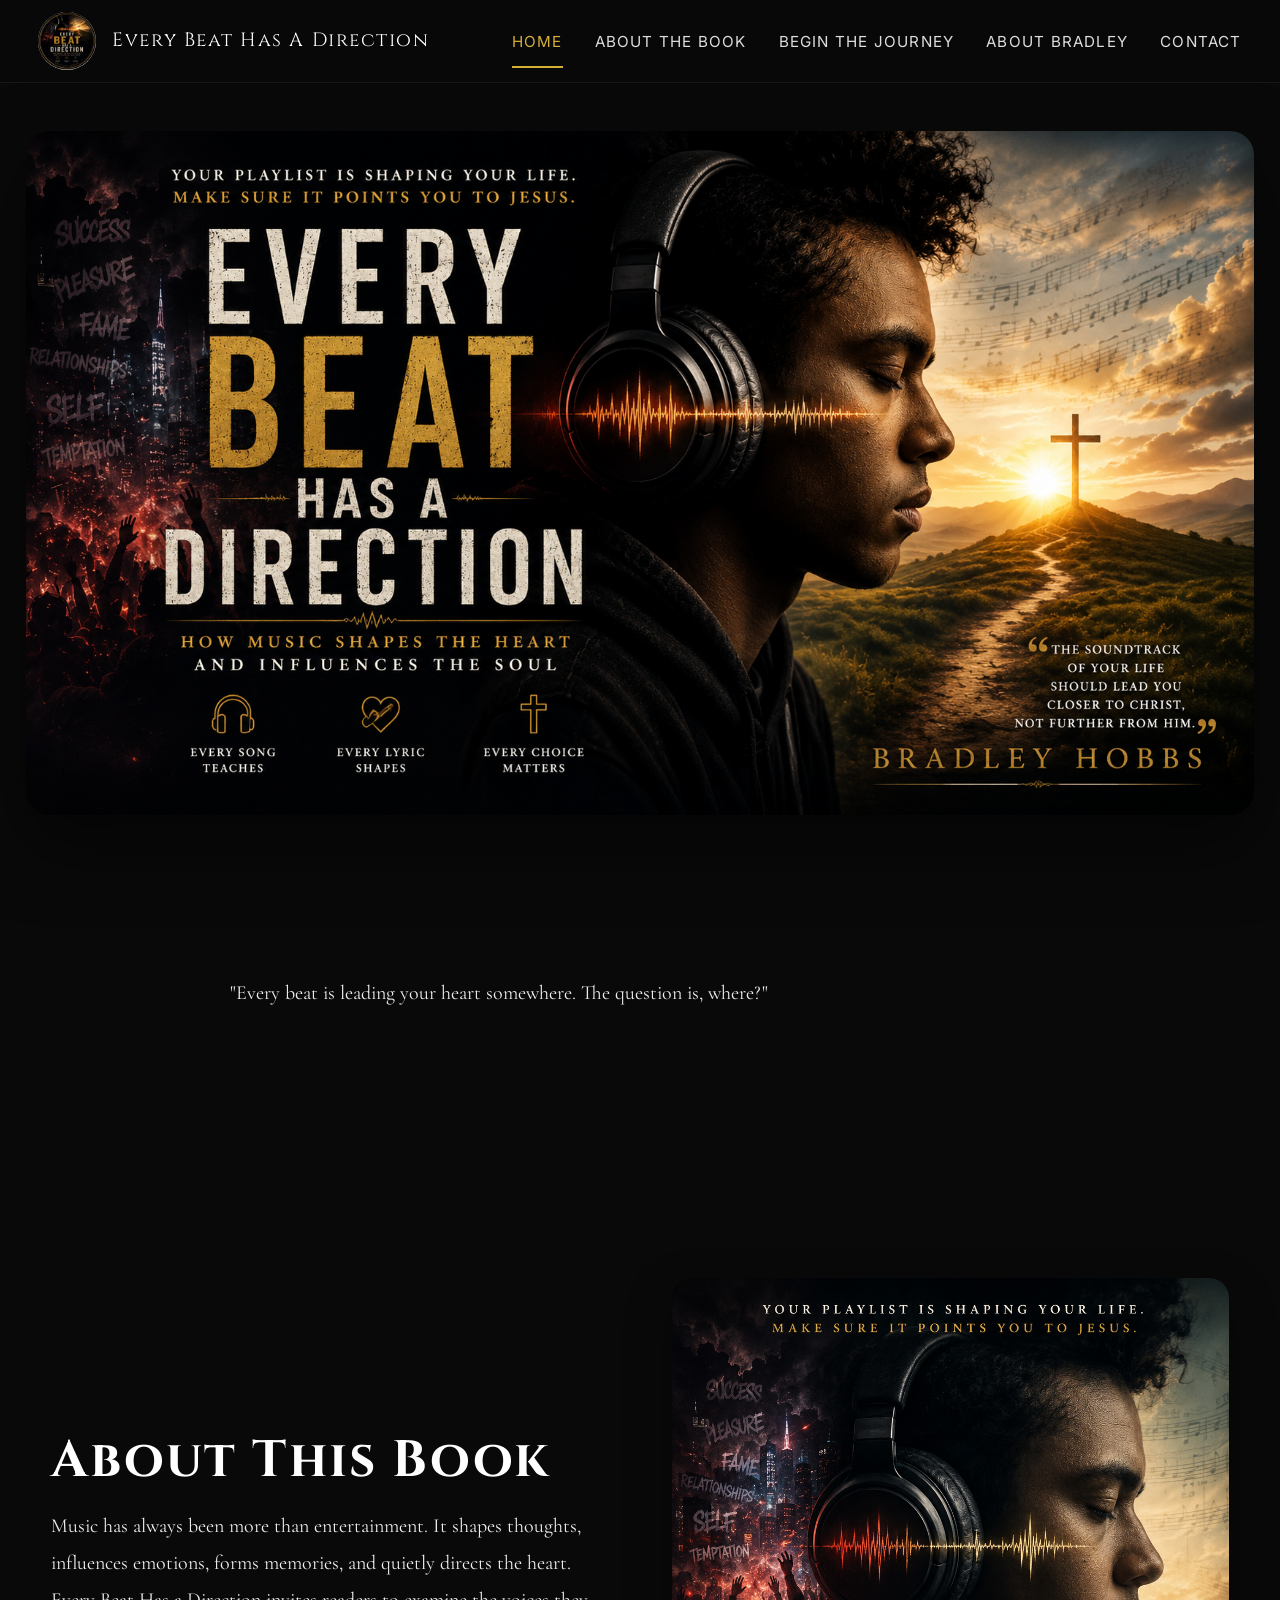
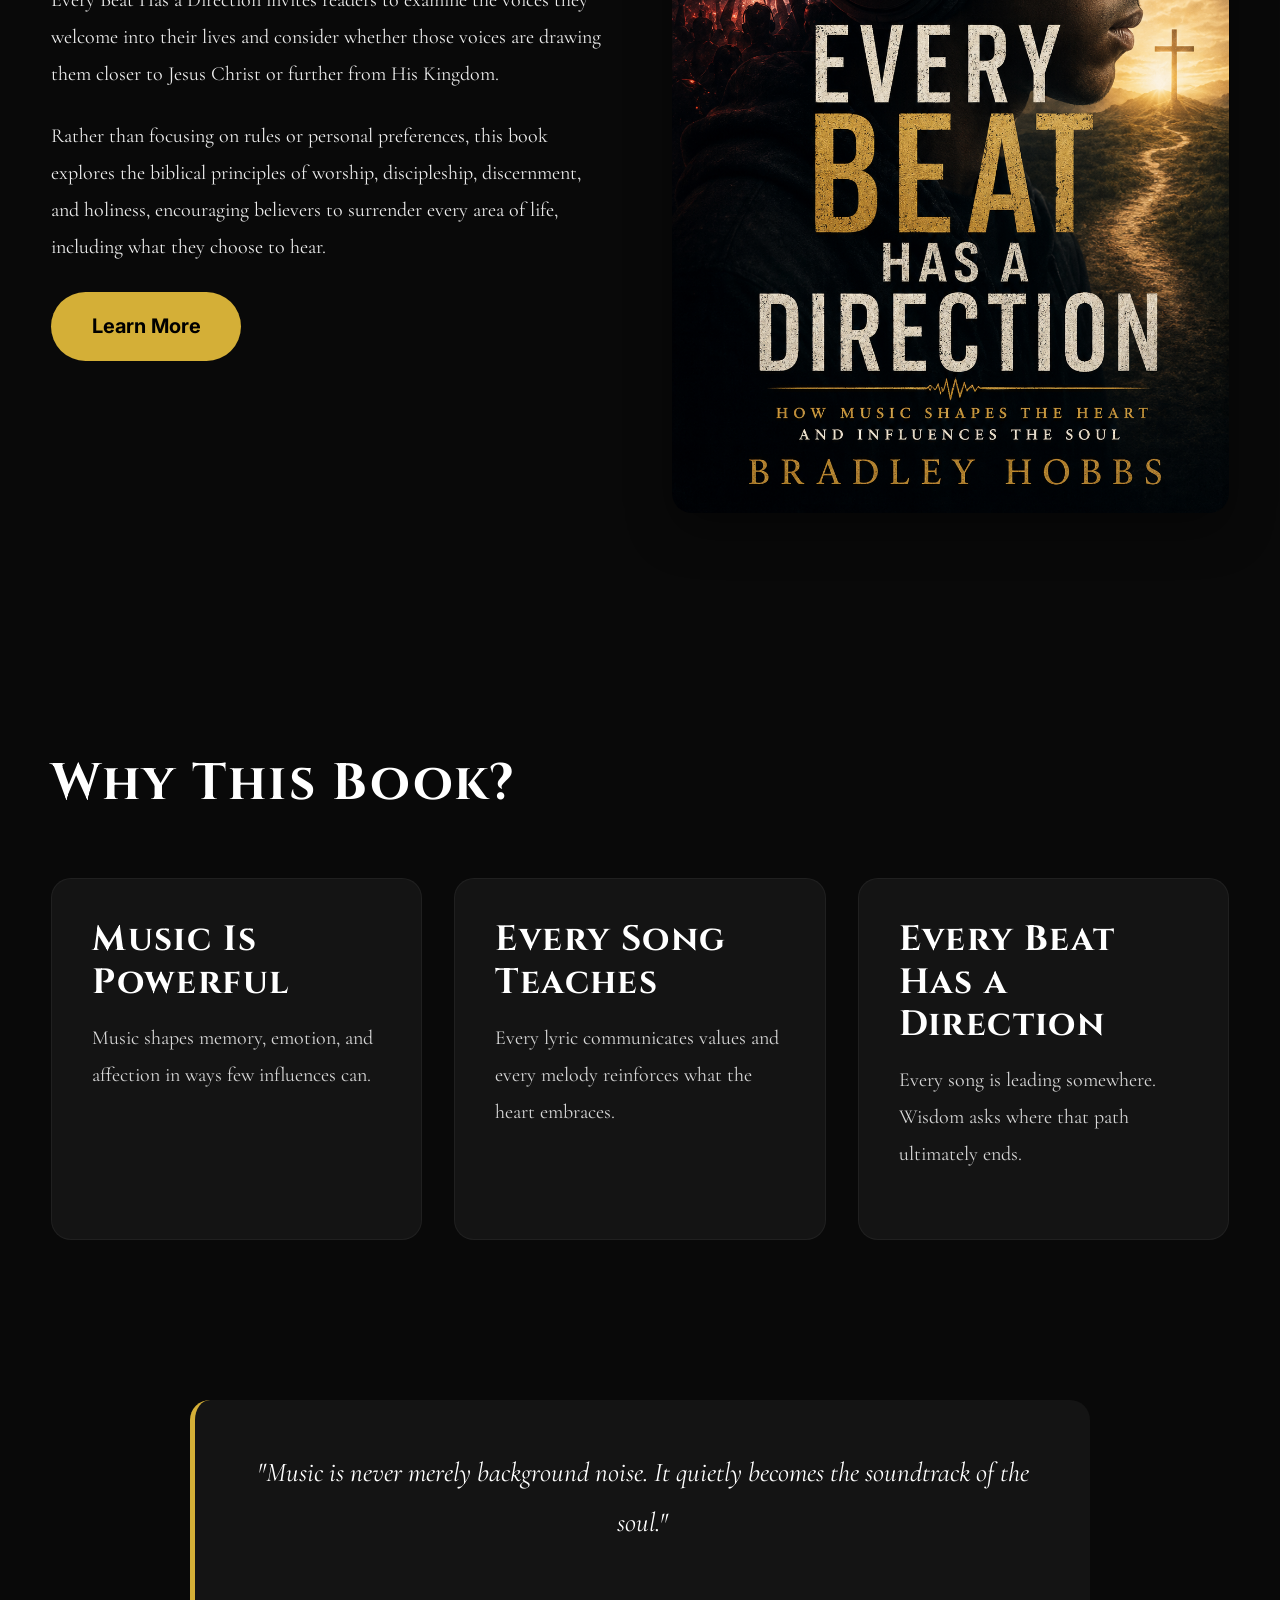
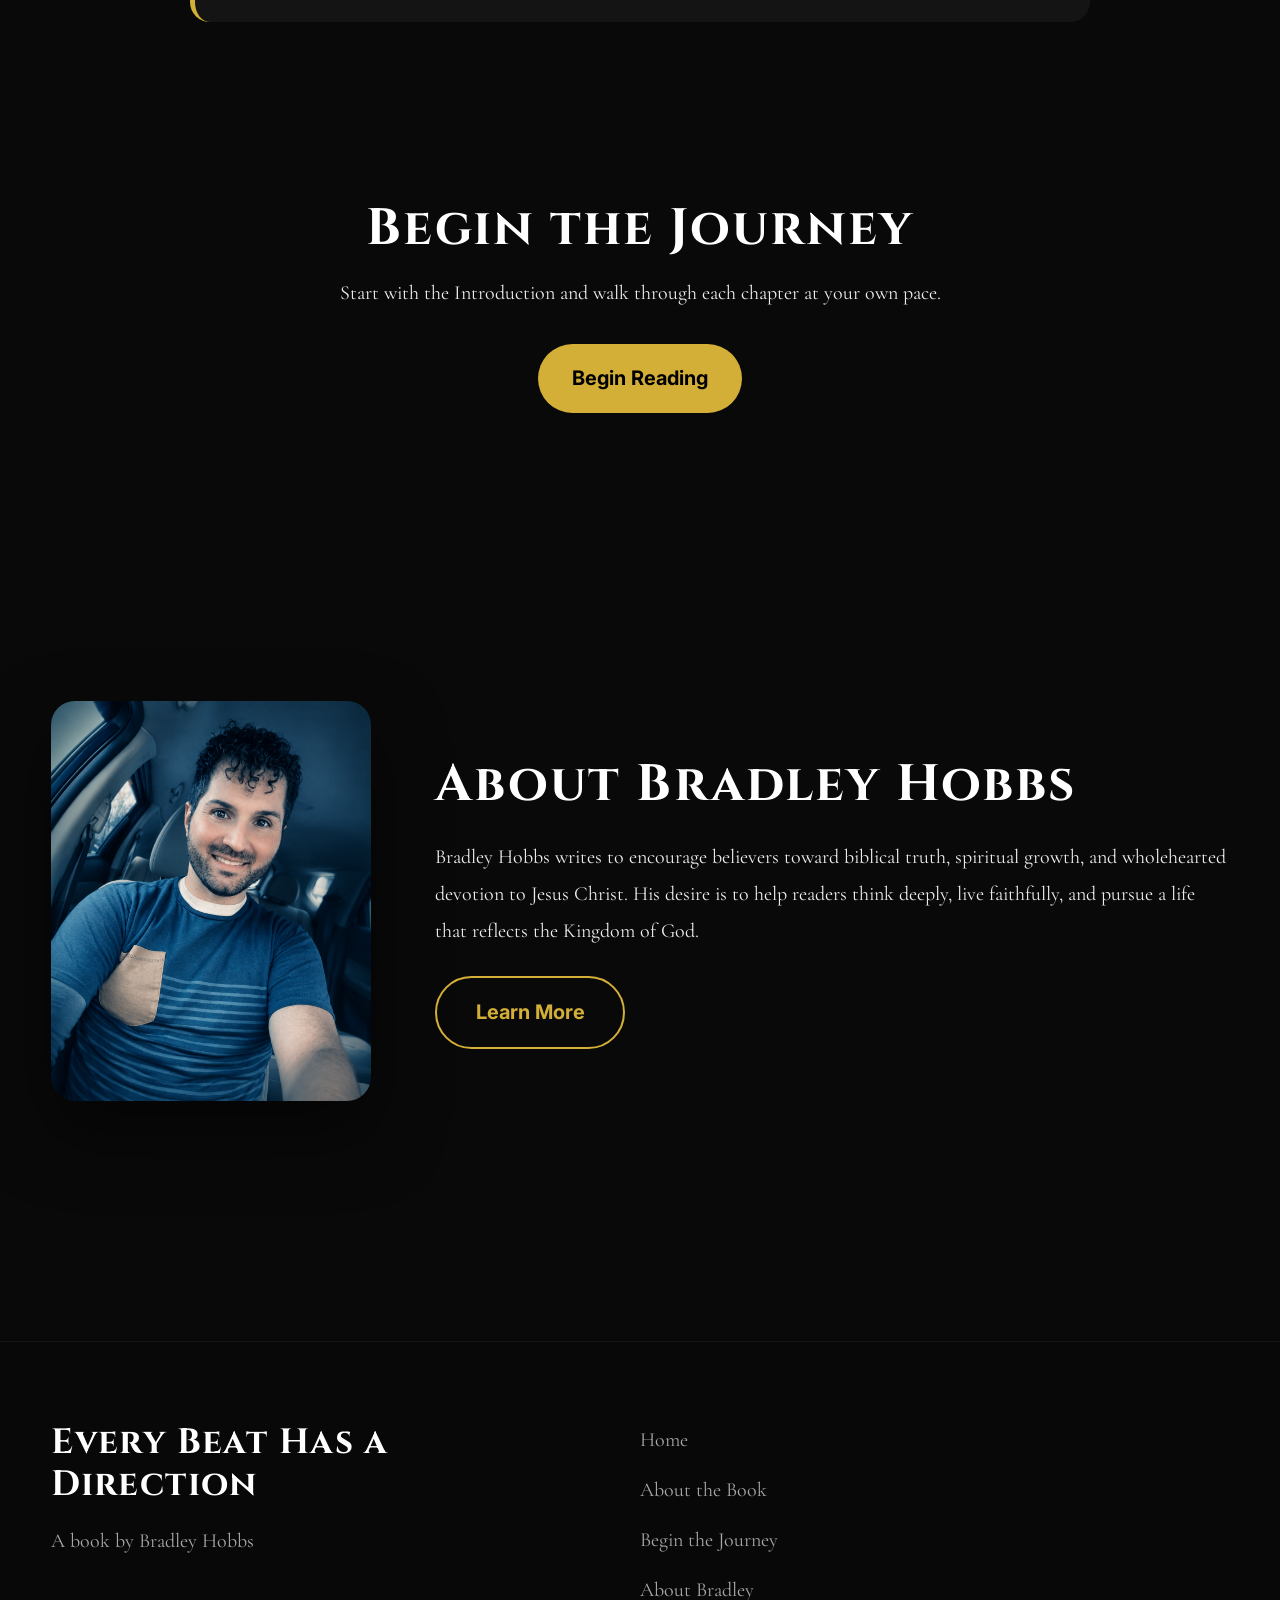
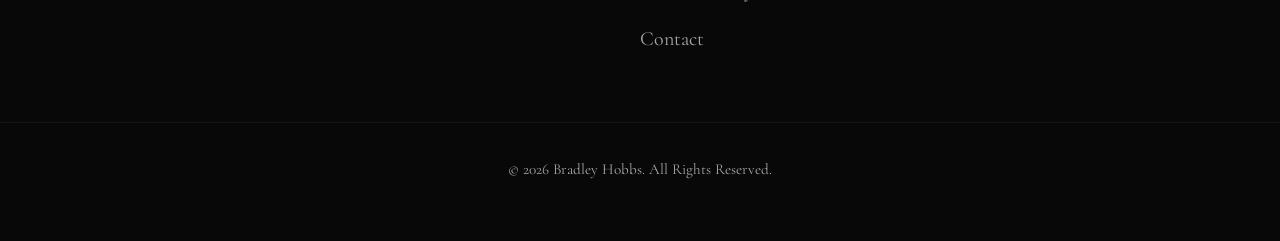
<file: index.html>
<!DOCTYPE html>
<html lang="en">

<head>

<meta charset="UTF-8">

<meta name="viewport"
content="width=device-width, initial-scale=1.0">

<title>Every Beat Has a Direction | Bradley Hobbs</title>

<meta name="description"
content="Discover Every Beat Has a Direction by Bradley Hobbs. A biblical exploration of how music shapes the heart, influences worship, and directs the soul.">

<meta name="theme-color"
content="#090909">

<link rel="preconnect"
href="https://fonts.googleapis.com">

<link rel="preconnect"
href="https://fonts.gstatic.com"
crossorigin>

<link href="https://fonts.googleapis.com/css2?family=Cinzel:wght@400;600;700&family=Cormorant+Garamond:wght@400;500;600;700&family=Inter:wght@300;400;500;600&display=swap"
rel="stylesheet">

<link rel="stylesheet"
href="styles.css">

</head>

<body>

<a class="skip-link"
href="#main">

Skip to content

</a>

<header class="site-header">

<nav class="navbar">

<a href="index.html"
class="logo">

<img
src="95F46EAD-DD44-4362-AA08-95CE1AE70089.png"
alt="Bradley Hobbs">

<span>

Every Beat Has A Direction

</span>

</a>

<button
class="menu-toggle"
aria-label="Open navigation">

<span></span>
<span></span>
<span></span>

</button>

<ul class="nav-menu">

<li>

<a
class="active"
href="index.html">

Home

</a>

</li>

<li>

<a
href="about-book.html">

About the Book

</a>

</li>

<li>

<a
href="begin-the-journey.html">

Begin the Journey

</a>

</li>

<li>

<a
href="about.html">

About Bradley

</a>

</li>

<li>

<a
href="contact.html">

Contact

</a>

</li>

</ul>

</nav>

</header>

<main id="main">

<section class="hero">

<div class="hero-banner">

<img

src="0BCF1C3F-8CE2-4DBE-B55D-0243270A04C7.png"

alt="Every Beat Has a Direction by Bradley Hobbs">

</div>

</section>

<section class="reading-width">

<div class="opening-quote fade-up">

<p>

"Every beat is leading your heart somewhere.

The question is, where?"

</p>

</div>

</section>

<section class="about-book container">

<div class="about-grid">

<div>

<h2>

About This Book

</h2>

<p>

Music has always been more than entertainment. It shapes thoughts, influences emotions, forms memories, and quietly directs the heart. Every Beat Has a Direction invites readers to examine the voices they welcome into their lives and consider whether those voices are drawing them closer to Jesus Christ or further from His Kingdom.

</p>

<p>

Rather than focusing on rules or personal preferences, this book explores the biblical principles of worship, discipleship, discernment, and holiness, encouraging believers to surrender every area of life, including what they choose to hear.

</p>

<a
class="button button-primary"
href="about-book.html">

Learn More

</a>

</div>

<div class="book-image">

<img

src="9152B85D-BD8B-4FC4-BE25-65982B507AFB.png"

alt="Every Beat Has a Direction Book Cover">

</div>

</div>

</section>

<section class="container">

<div class="section-title">

<h2>

Why This Book?

</h2>

</div>

<div class="feature-grid">

<div class="feature-box fade-up">

<h3>

Music Is Powerful

</h3>

<p>

Music shapes memory, emotion, and affection in ways few influences can.

</p>

</div>

<div class="feature-box fade-up">

<h3>

Every Song Teaches

</h3>

<p>

Every lyric communicates values and every melody reinforces what the heart embraces.

</p>

</div>

<div class="feature-box fade-up">

<h3>

Every Beat Has a Direction

</h3>

<p>

Every song is leading somewhere. Wisdom asks where that path ultimately ends.

</p>

</div>

</div>

</section>

<section class="feature-quote fade-up">

<p>

"Music is never merely background noise.

It quietly becomes the soundtrack of the soul."

</p>

</section>

<section class="cta-section">

<h2>

Begin the Journey

</h2>

<p>

Start with the Introduction and walk through each chapter at your own pace.

</p>

<a

class="button button-primary"

href="begin-the-journey.html">

Begin Reading

</a>

</section>

<section class="author container">

<div class="author-wrapper">

<div class="author-photo">

<img

src="253888A9-7768-4913-9731-A3C4A73D6B96.png"

alt="Bradley Hobbs">

</div>

<div class="author-content">

<h2>

About Bradley Hobbs

</h2>

<p>

Bradley Hobbs writes to encourage believers toward biblical truth, spiritual growth, and wholehearted devotion to Jesus Christ. His desire is to help readers think deeply, live faithfully, and pursue a life that reflects the Kingdom of God.

</p>

<a

class="button button-secondary"

href="about.html">

Learn More

</a>

</div>

</div>

</section>

</main>

<footer class="site-footer">

<div class="footer-container">

<div class="footer-brand">

<h3>

Every Beat Has a Direction

</h3>

<p>

A book by Bradley Hobbs

</p>

</div>

<div class="footer-links">

<ul>

<li><a href="index.html">Home</a></li>

<li><a href="about-book.html">About the Book</a></li>

<li><a href="begin-the-journey.html">Begin the Journey</a></li>

<li><a href="about.html">About Bradley</a></li>

<li><a href="contact.html">Contact</a></li>

</ul>

</div>

</div>

<div class="footer-bottom">

<p>

© <span class="year"></span> Bradley Hobbs.
All Rights Reserved.

</p>

</div>

</footer>

<a

href="#"

class="back-top"

aria-label="Back to top">

↑

</a>

<script src="main.js"></script>

</body>

</html>
</file>
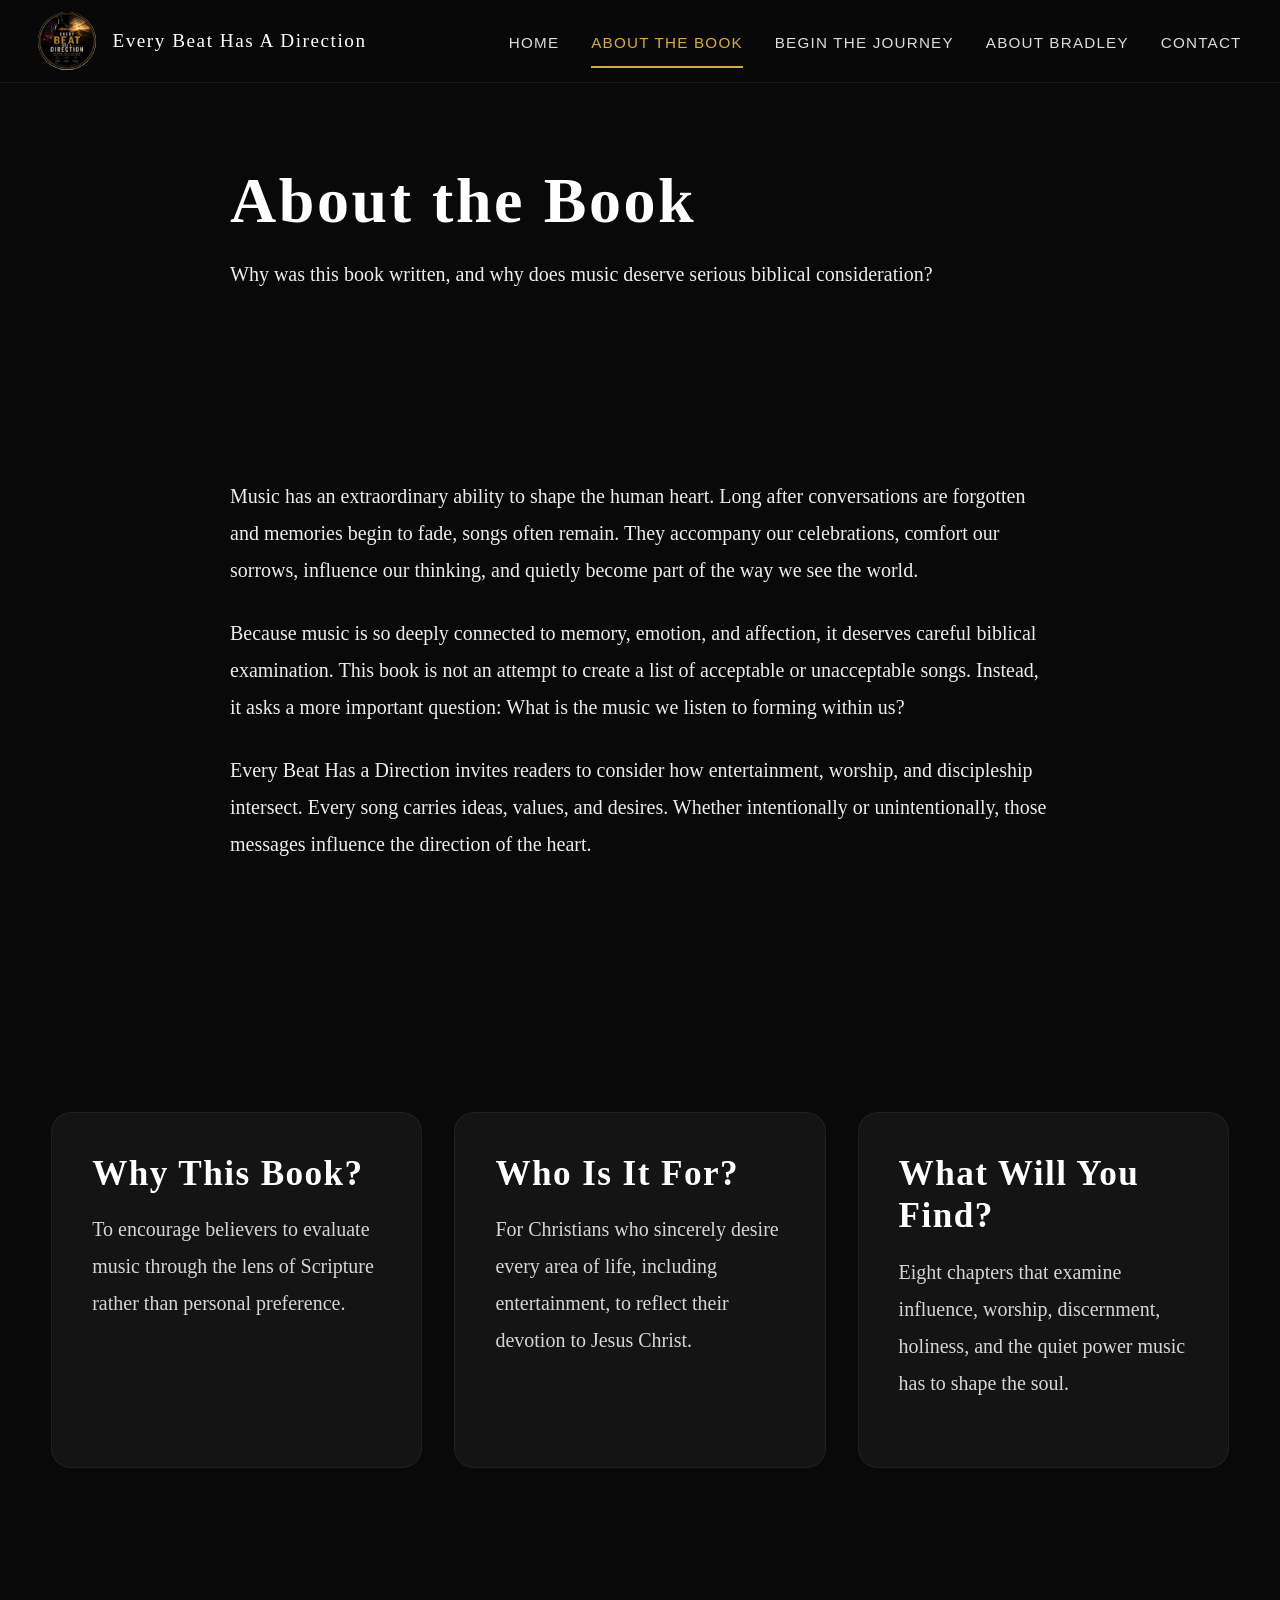
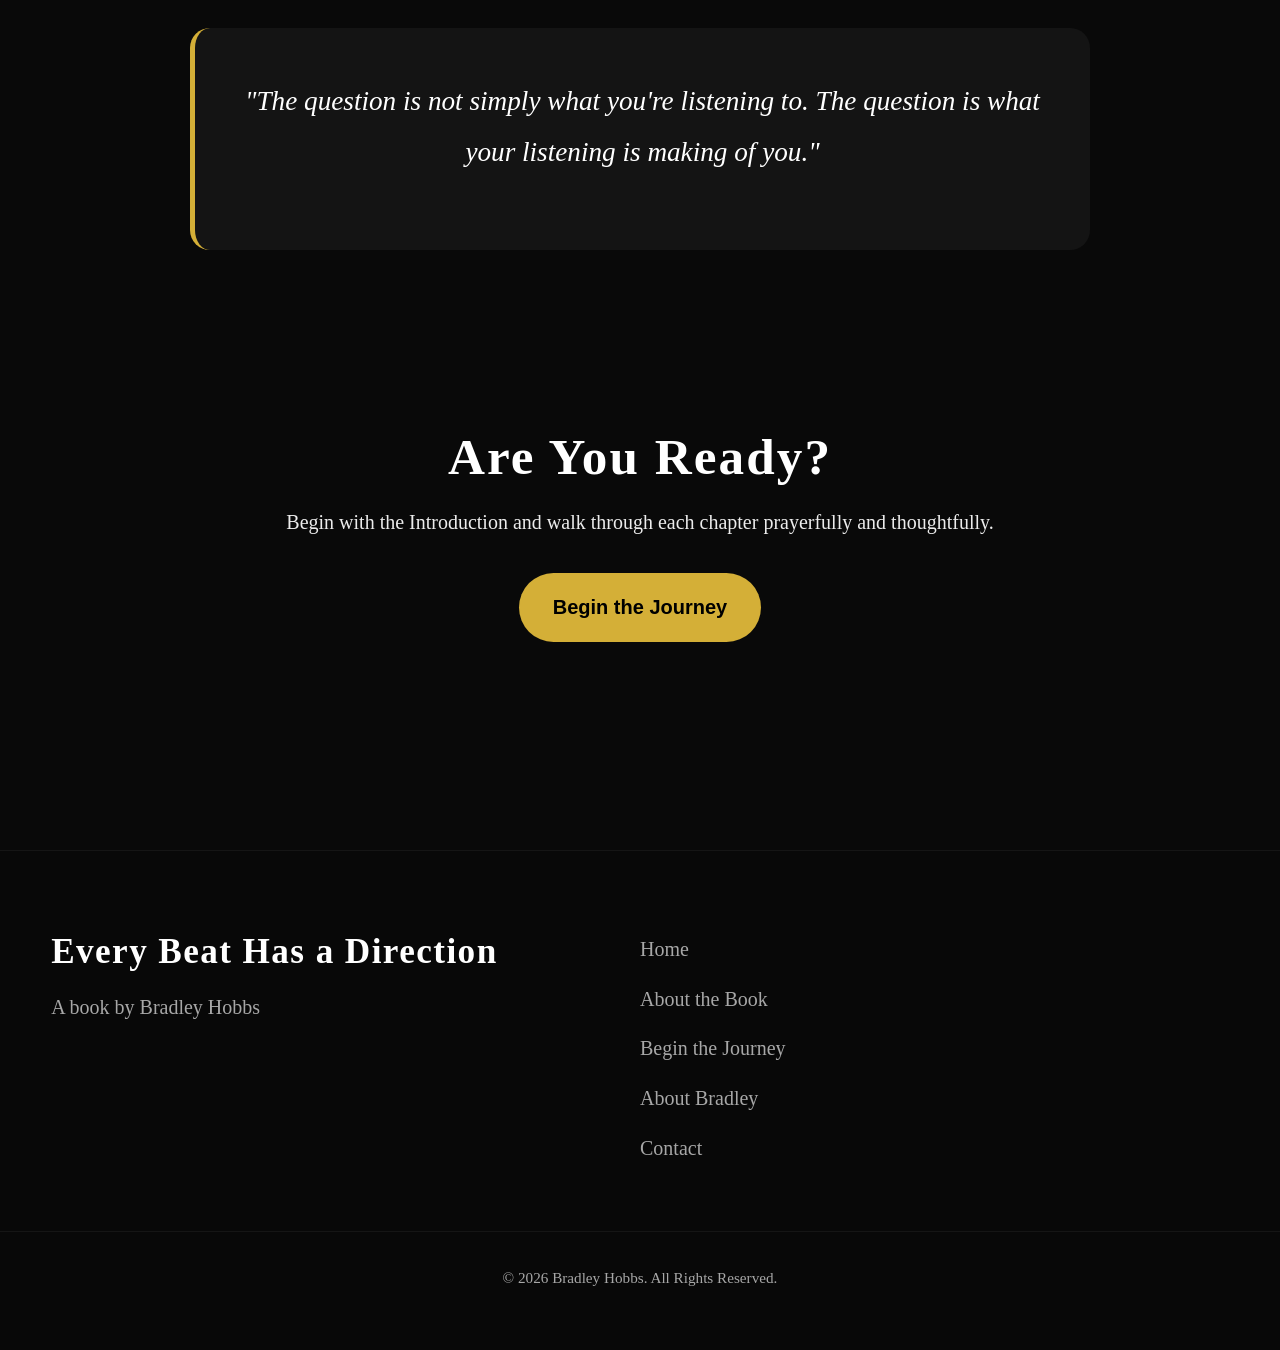
<file: about-book.html>
<!DOCTYPE html>

<html lang="en">

<head>

<meta charset="UTF-8">

<meta name="viewport"
content="width=device-width, initial-scale=1.0">

<title>About the Book | Every Beat Has a Direction</title>

<meta name="description"
content="Learn why Every Beat Has a Direction was written and discover the biblical foundation behind its message.">

<link rel="stylesheet"
href="styles.css">

</head>

<body>

<header class="site-header">

<nav class="navbar">

<a href="index.html"
class="logo">

<img
src="95F46EAD-DD44-4362-AA08-95CE1AE70089.png"
alt="Bradley Hobbs">

<span>

Every Beat Has A Direction

</span>

</a>

<button class="menu-toggle"
aria-label="Menu">

<span></span>
<span></span>
<span></span>

</button>

<ul class="nav-menu">

<li><a href="index.html">Home</a></li>

<li><a class="active"
href="about-book.html">About the Book</a></li>

<li><a href="begin-the-journey.html">Begin the Journey</a></li>

<li><a href="about.html">About Bradley</a></li>

<li><a href="contact.html">Contact</a></li>

</ul>

</nav>

</header>

<main>

<section class="page-hero">

<div class="reading-width">

<h1>

About the Book

</h1>

<p>

Why was this book written, and why does music deserve serious biblical consideration?

</p>

</div>

</section>

<section class="reading-width">

<p>

Music has an extraordinary ability to shape the human heart. Long after conversations are forgotten and memories begin to fade, songs often remain. They accompany our celebrations, comfort our sorrows, influence our thinking, and quietly become part of the way we see the world.

</p>

<p>

Because music is so deeply connected to memory, emotion, and affection, it deserves careful biblical examination. This book is not an attempt to create a list of acceptable or unacceptable songs. Instead, it asks a more important question: What is the music we listen to forming within us?

</p>

<p>

Every Beat Has a Direction invites readers to consider how entertainment, worship, and discipleship intersect. Every song carries ideas, values, and desires. Whether intentionally or unintentionally, those messages influence the direction of the heart.

</p>

</section>

<section class="container">

<div class="feature-grid">

<div class="feature-box">

<h3>

Why This Book?

</h3>

<p>

To encourage believers to evaluate music through the lens of Scripture rather than personal preference.

</p>

</div>

<div class="feature-box">

<h3>

Who Is It For?

</h3>

<p>

For Christians who sincerely desire every area of life, including entertainment, to reflect their devotion to Jesus Christ.

</p>

</div>

<div class="feature-box">

<h3>

What Will You Find?

</h3>

<p>

Eight chapters that examine influence, worship, discernment, holiness, and the quiet power music has to shape the soul.

</p>

</div>

</div>

</section>

<section class="feature-quote">

<p>

"The question is not simply what you're listening to.

The question is what your listening is making of you."

</p>

</section>

<section class="cta-section">

<h2>

Are You Ready?

</h2>

<p>

Begin with the Introduction and walk through each chapter prayerfully and thoughtfully.

</p>

<a

href="begin-the-journey.html"

class="button button-primary">

Begin the Journey

</a>

</section>

</main>

<footer class="site-footer">

<div class="footer-container">

<div class="footer-brand">

<h3>

Every Beat Has a Direction

</h3>

<p>

A book by Bradley Hobbs

</p>

</div>

<div class="footer-links">

<ul>

<li><a href="index.html">Home</a></li>

<li><a href="about-book.html">About the Book</a></li>

<li><a href="begin-the-journey.html">Begin the Journey</a></li>

<li><a href="about.html">About Bradley</a></li>

<li><a href="contact.html">Contact</a></li>

</ul>

</div>

</div>

<div class="footer-bottom">

<p>

© <span class="year"></span> Bradley Hobbs. All Rights Reserved.

</p>

</div>

</footer>

<script src="main.js"></script>

</body>

</html>
</file>
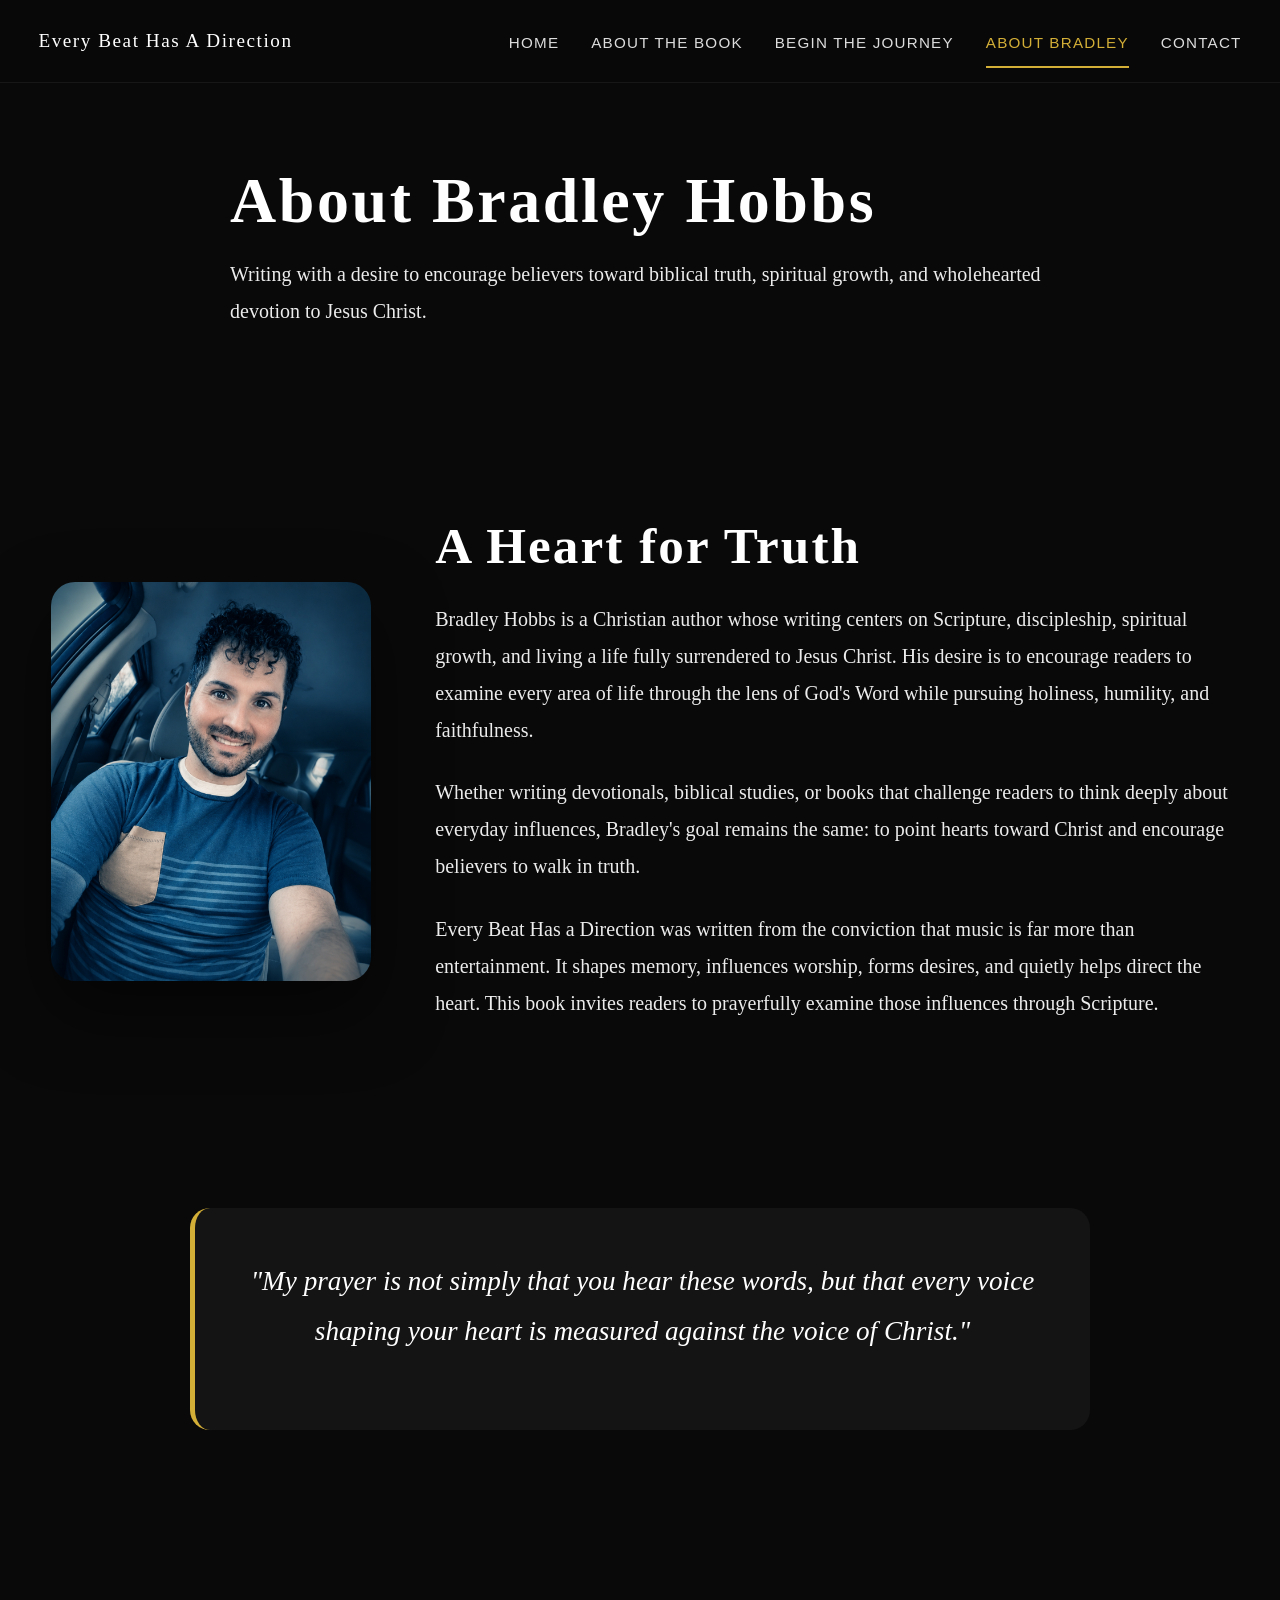
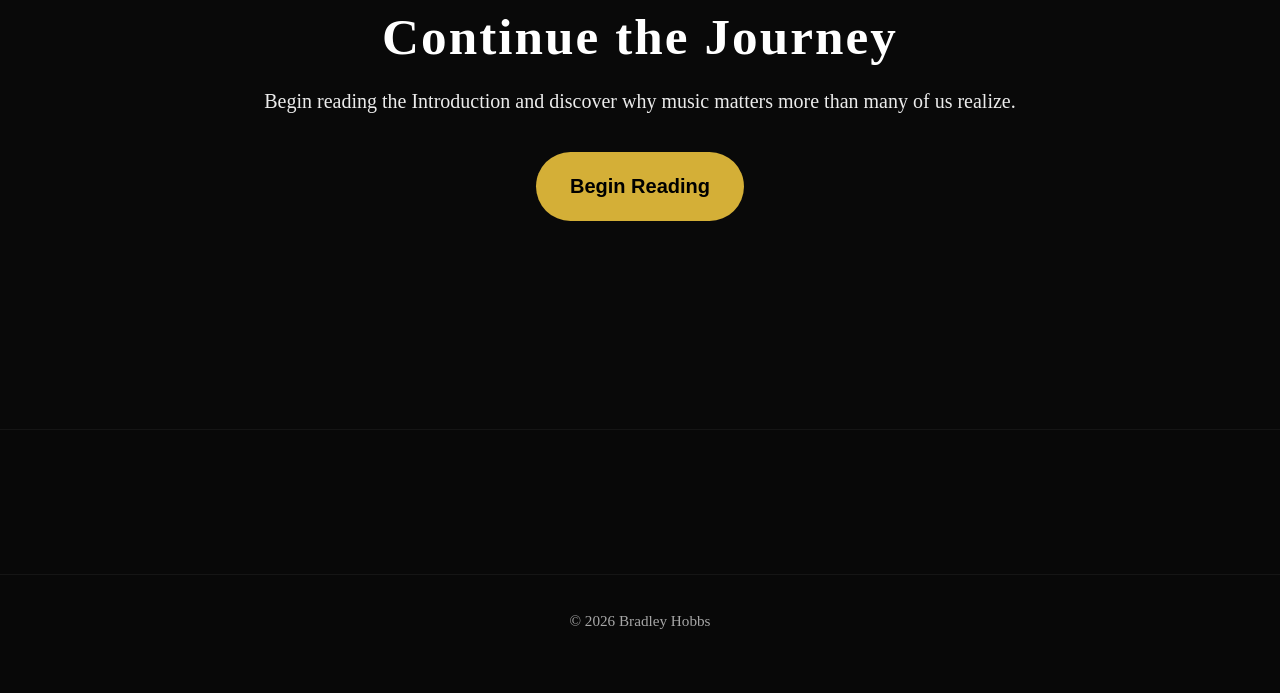
<file: about.html>
<!DOCTYPE html>

<html lang="en">

<head>

<meta charset="UTF-8">

<meta name="viewport"
content="width=device-width, initial-scale=1.0">

<title>About Bradley Hobbs | Every Beat Has a Direction</title>

<meta name="description"
content="Learn more about Christian author Bradley Hobbs and the heart behind Every Beat Has a Direction.">

<link rel="stylesheet"
href="styles.css">

</head>

<body>

<header class="site-header">

<nav class="navbar">

<a href="index.html"
class="logo">

<span>

Every Beat Has A Direction

</span>

</a>

<button
class="menu-toggle"
aria-label="Navigation">

<span></span>
<span></span>
<span></span>

</button>

<ul class="nav-menu">

<li><a href="index.html">Home</a></li>

<li><a href="about-book.html">About the Book</a></li>

<li><a href="begin-the-journey.html">Begin the Journey</a></li>

<li><a class="active"
href="about.html">

About Bradley

</a></li>

<li><a href="contact.html">Contact</a></li>

</ul>

</nav>

</header>

<main>

<section class="page-hero">

<div class="reading-width">

<h1>

About Bradley Hobbs

</h1>

<p>

Writing with a desire to encourage believers toward biblical truth, spiritual growth, and wholehearted devotion to Jesus Christ.

</p>

</div>

</section>



<section class="container">

<div class="author-wrapper">

<div class="author-photo">

<img

src="253888A9-7768-4913-9731-A3C4A73D6B96.png"

alt="Bradley Hobbs">

</div>

<div class="author-content">

<h2>

A Heart for Truth

</h2>

<p>

Bradley Hobbs is a Christian author whose writing centers on Scripture, discipleship, spiritual growth, and living a life fully surrendered to Jesus Christ. His desire is to encourage readers to examine every area of life through the lens of God's Word while pursuing holiness, humility, and faithfulness.

</p>

<p>

Whether writing devotionals, biblical studies, or books that challenge readers to think deeply about everyday influences, Bradley's goal remains the same: to point hearts toward Christ and encourage believers to walk in truth.

</p>

<p>

Every Beat Has a Direction was written from the conviction that music is far more than entertainment. It shapes memory, influences worship, forms desires, and quietly helps direct the heart. This book invites readers to prayerfully examine those influences through Scripture.

</p>

</div>

</div>

</section>



<section class="feature-quote">

<p>

"My prayer is not simply that you hear these words, but that every voice shaping your heart is measured against the voice of Christ."

</p>

</section>



<section class="cta-section">

<h2>

Continue the Journey

</h2>

<p>

Begin reading the Introduction and discover why music matters more than many of us realize.

</p>

<a

href="begin-the-journey.html"

class="button button-primary">

Begin Reading

</a>

</section>

</main>



<footer class="site-footer">

<div class="footer-bottom">

<p>

© <span class="year"></span>

Bradley Hobbs

</p>

</div>

</footer>

<script src="main.js"></script>

</body>

</html>
</file>
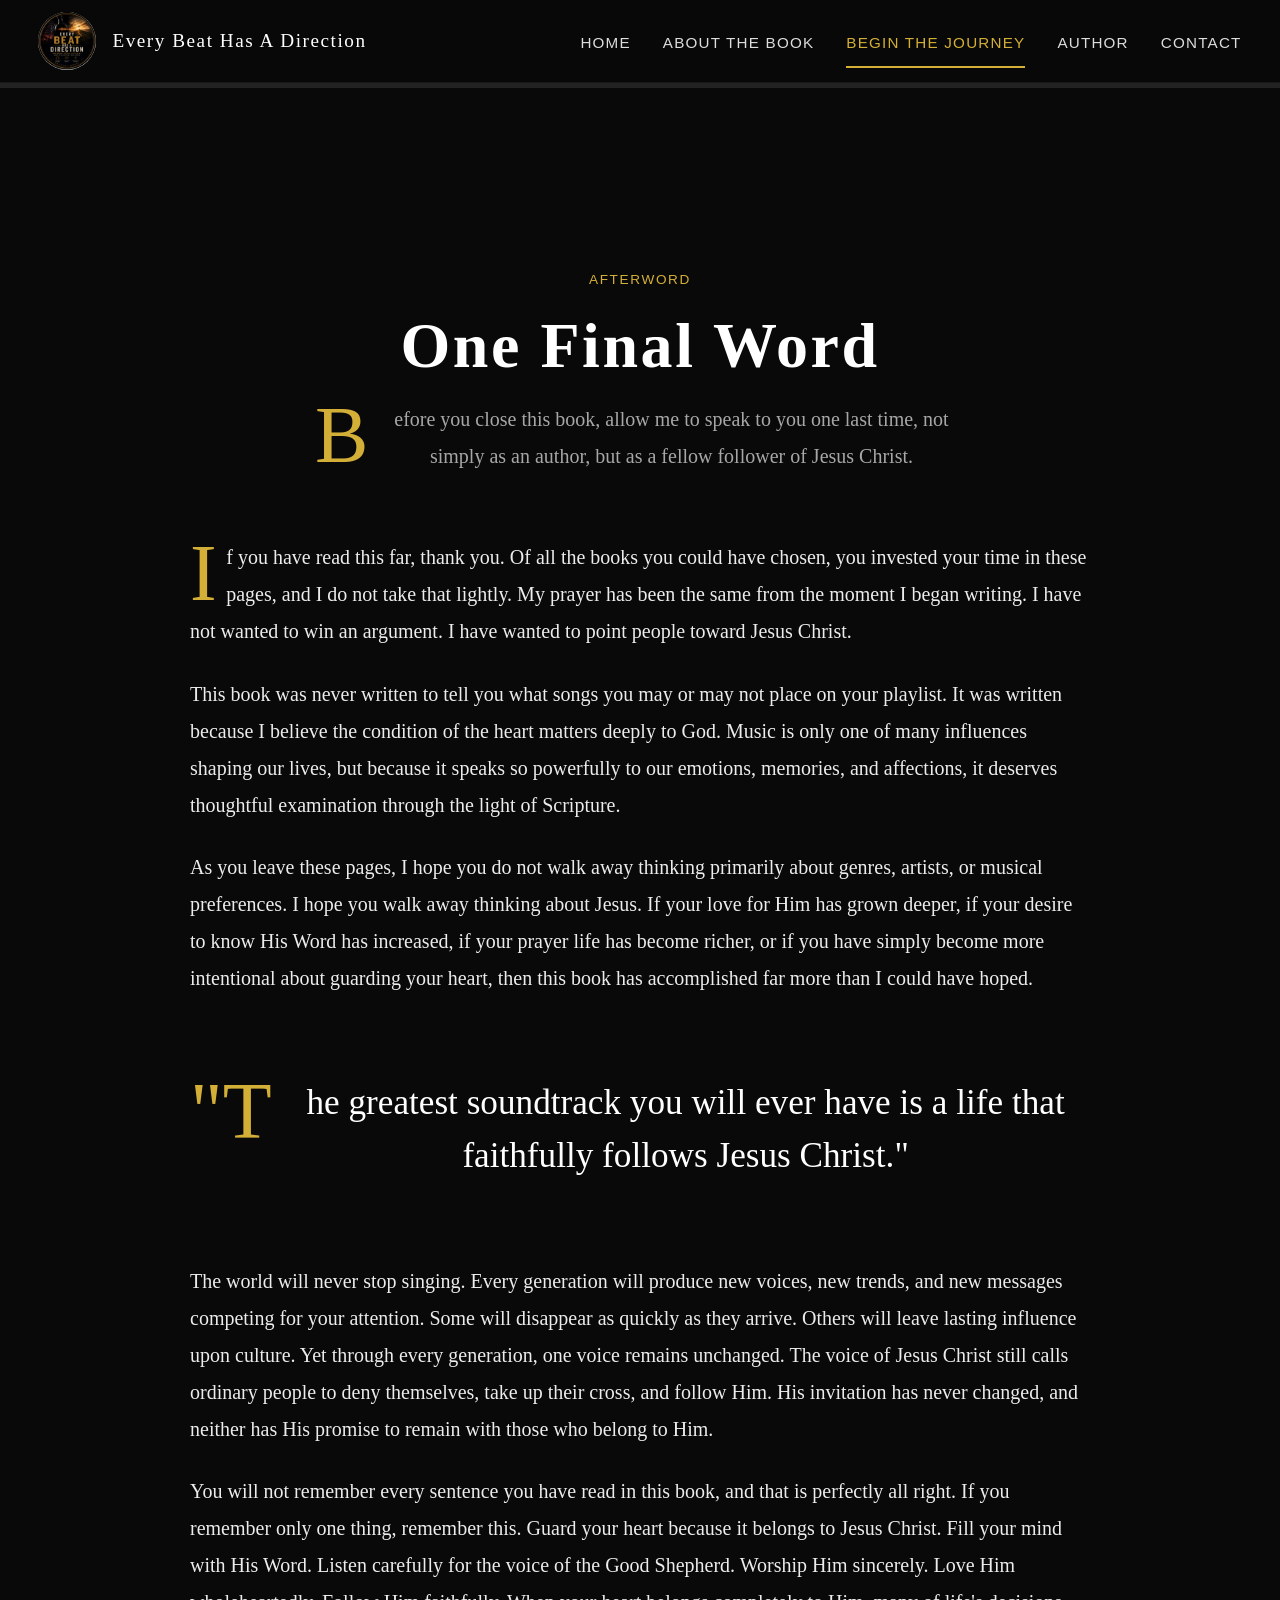
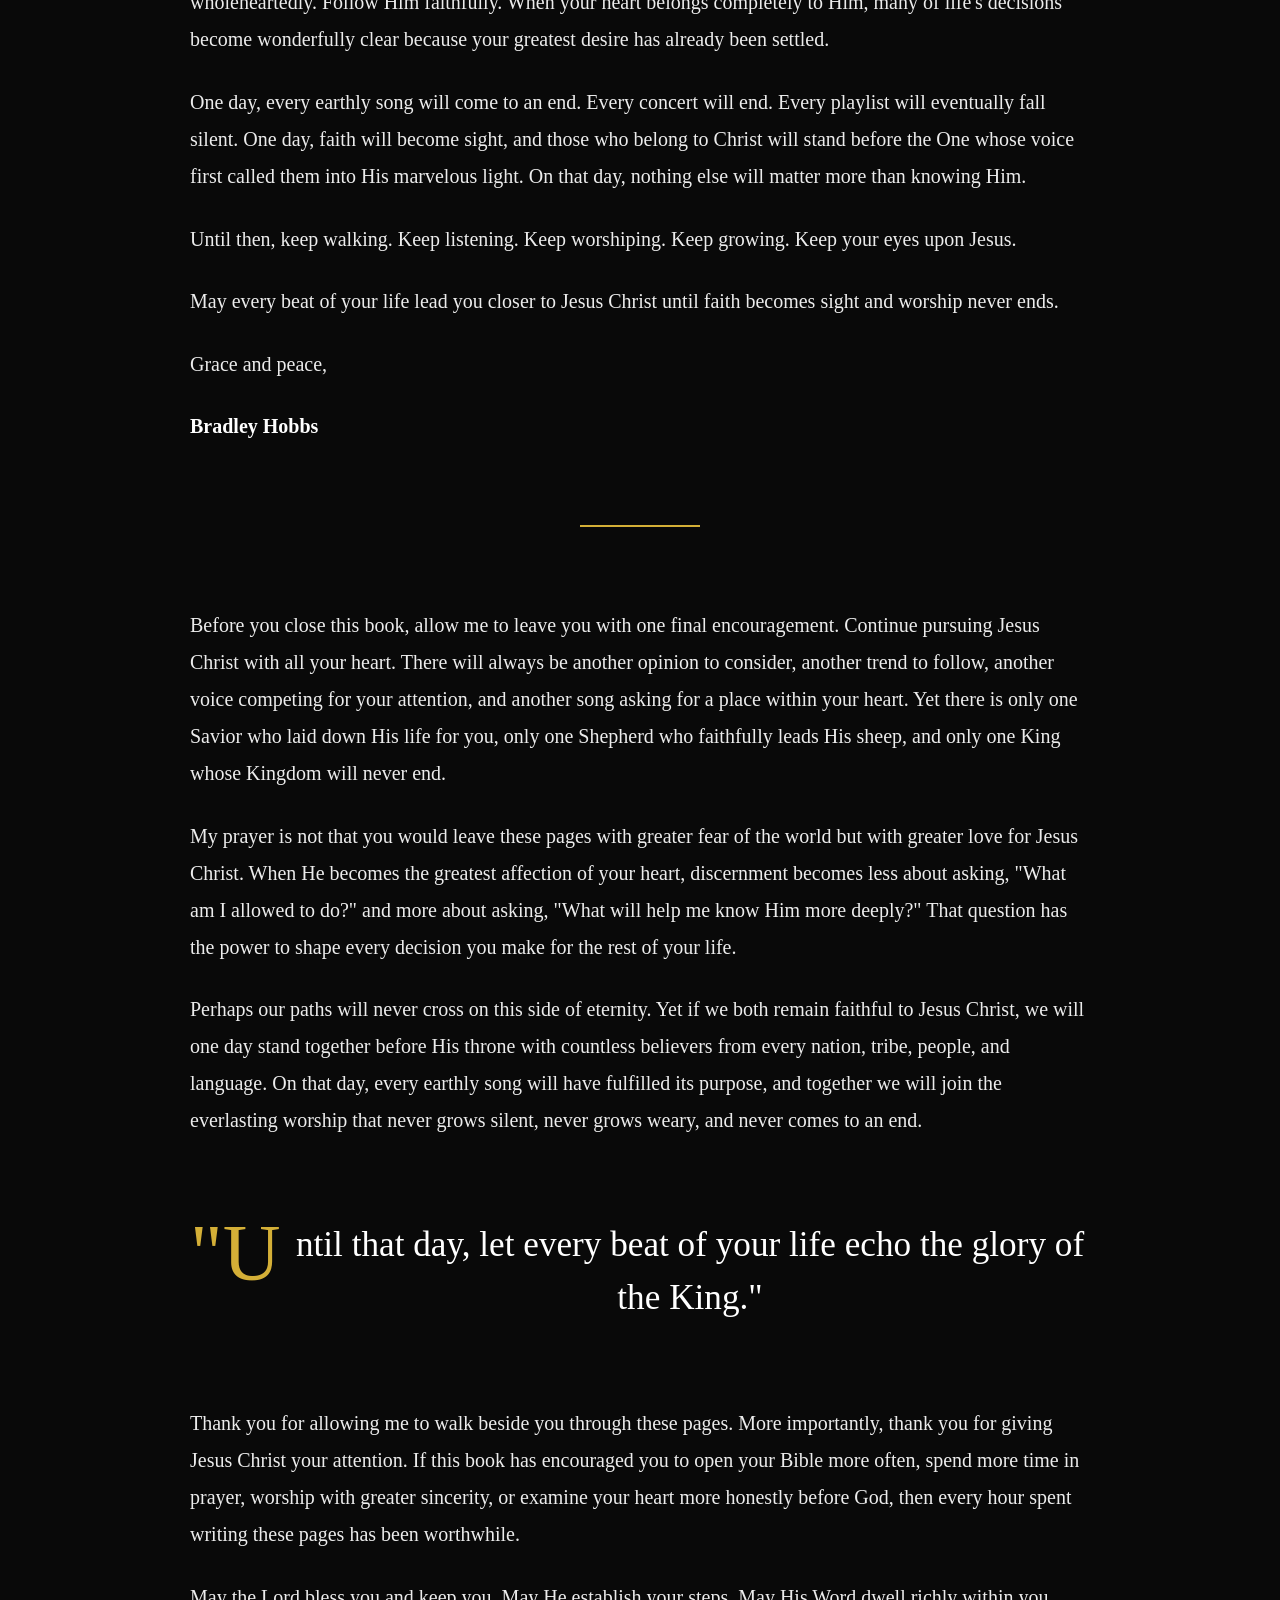
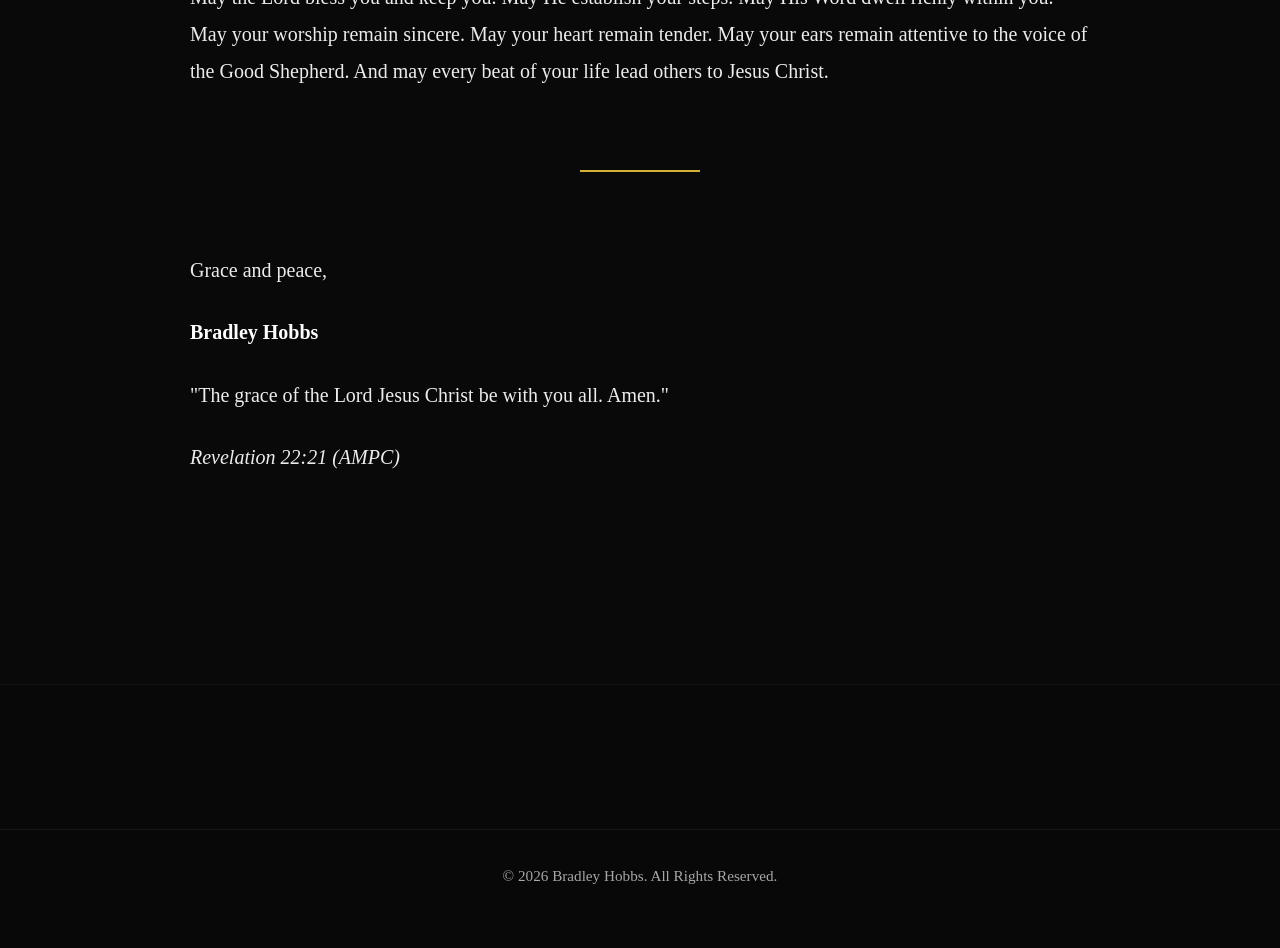
<file: afterword.html>
<!DOCTYPE html>

<html lang="en">

<head>

<meta charset="UTF-8">

<meta
name="viewport"
content="width=device-width, initial-scale=1.0">

<title>

Afterword | One Final Word | Every Beat Has a Direction

</title>

<meta
name="description"
content="A final word from Bradley Hobbs to the reader.">

<link
rel="stylesheet"
href="styles.css">

</head>

<body>

<header class="site-header">

<nav class="navbar">

<a
href="index.html"
class="logo">

<img
src="95F46EAD-DD44-4362-AA08-95CE1AE70089.png"
alt="Every Beat Has A Direction">

<span>

Every Beat Has A Direction

</span>

</a>

<button
class="menu-toggle"
aria-label="Toggle Navigation">

<span></span>

<span></span>

<span></span>

</button>

<ul class="nav-menu">

<li><a href="index.html">Home</a></li>

<li><a href="about-book.html">About the Book</a></li>

<li><a class="active"
href="begin-the-journey.html">

Begin the Journey

</a></li>

<li><a href="about.html">Author</a></li>

<li><a href="contact.html">Contact</a></li>

</ul>

</nav>

</header>

<main>

<section class="book-reading">

<header class="chapter-title fade-up">

<div class="chapter-label">

Afterword

</div>

<h1>

One Final Word

</h1>

<p class="chapter-intro">

Before you close this book, allow me to speak to you one last time, not simply as an author, but as a fellow follower of Jesus Christ.

</p>

</header>

<div class="reading-progress">

<div class="progress-bar"></div>

</div>

<p>

If you have read this far, thank you. Of all the books you could have chosen, you invested your time in these pages, and I do not take that lightly. My prayer has been the same from the moment I began writing. I have not wanted to win an argument. I have wanted to point people toward Jesus Christ.

</p>

<p>

This book was never written to tell you what songs you may or may not place on your playlist. It was written because I believe the condition of the heart matters deeply to God. Music is only one of many influences shaping our lives, but because it speaks so powerfully to our emotions, memories, and affections, it deserves thoughtful examination through the light of Scripture.

</p>

<p>

As you leave these pages, I hope you do not walk away thinking primarily about genres, artists, or musical preferences. I hope you walk away thinking about Jesus. If your love for Him has grown deeper, if your desire to know His Word has increased, if your prayer life has become richer, or if you have simply become more intentional about guarding your heart, then this book has accomplished far more than I could have hoped.

</p>

<div class="pull-quote fade-up">

<p>

"The greatest soundtrack you will ever have is a life that faithfully follows Jesus Christ."

</p>

</div>

<p>

The world will never stop singing. Every generation will produce new voices, new trends, and new messages competing for your attention. Some will disappear as quickly as they arrive. Others will leave lasting influence upon culture. Yet through every generation, one voice remains unchanged. The voice of Jesus Christ still calls ordinary people to deny themselves, take up their cross, and follow Him. His invitation has never changed, and neither has His promise to remain with those who belong to Him.

</p>

<p>

You will not remember every sentence you have read in this book, and that is perfectly all right. If you remember only one thing, remember this. Guard your heart because it belongs to Jesus Christ. Fill your mind with His Word. Listen carefully for the voice of the Good Shepherd. Worship Him sincerely. Love Him wholeheartedly. Follow Him faithfully. When your heart belongs completely to Him, many of life's decisions become wonderfully clear because your greatest desire has already been settled.

</p>

<p>

One day, every earthly song will come to an end. Every concert will end. Every playlist will eventually fall silent. One day, faith will become sight, and those who belong to Christ will stand before the One whose voice first called them into His marvelous light. On that day, nothing else will matter more than knowing Him.

</p>

<p>

Until then, keep walking.

Keep listening.

Keep worshiping.

Keep growing.

Keep your eyes upon Jesus.

</p>
<p>

May every beat of your life lead you closer to Jesus Christ until faith becomes sight and worship never ends.

</p>

<p>

Grace and peace,

</p>

<p>

<strong>

Bradley Hobbs

</strong>

</p>

<div class="chapter-divider"></div>

<p>

Before you close this book, allow me to leave you with one final encouragement. Continue pursuing Jesus Christ with all your heart. There will always be another opinion to consider, another trend to follow, another voice competing for your attention, and another song asking for a place within your heart. Yet there is only one Savior who laid down His life for you, only one Shepherd who faithfully leads His sheep, and only one King whose Kingdom will never end.

</p>

<p>

My prayer is not that you would leave these pages with greater fear of the world but with greater love for Jesus Christ. When He becomes the greatest affection of your heart, discernment becomes less about asking, "What am I allowed to do?" and more about asking, "What will help me know Him more deeply?" That question has the power to shape every decision you make for the rest of your life.

</p>

<p>

Perhaps our paths will never cross on this side of eternity. Yet if we both remain faithful to Jesus Christ, we will one day stand together before His throne with countless believers from every nation, tribe, people, and language. On that day, every earthly song will have fulfilled its purpose, and together we will join the everlasting worship that never grows silent, never grows weary, and never comes to an end.

</p>

<div class="pull-quote fade-up">

<p>

"Until that day, let every beat of your life echo the glory of the King."

</p>

</div>

<p>

Thank you for allowing me to walk beside you through these pages.

More importantly, thank you for giving Jesus Christ your attention.

If this book has encouraged you to open your Bible more often, spend more time in prayer, worship with greater sincerity, or examine your heart more honestly before God, then every hour spent writing these pages has been worthwhile.

</p>

<p>

May the Lord bless you and keep you.

May He establish your steps.

May His Word dwell richly within you.

May your worship remain sincere.

May your heart remain tender.

May your ears remain attentive to the voice of the Good Shepherd.

And may every beat of your life lead others to Jesus Christ.

</p>

<div class="chapter-divider"></div>

<p class="closing-signature">

Grace and peace,

</p>

<p class="closing-author">

<strong>

Bradley Hobbs

</strong>

</p>

<p class="closing-verse">

"The grace of the Lord Jesus Christ be with you all. Amen."

</p>

<cite>

Revelation 22:21 (AMPC)

</cite>

</section>

</main>

<footer class="site-footer">

<div class="footer-bottom">

<p>

&copy; <span class="year"></span>

Bradley Hobbs. All Rights Reserved.

</p>

</div>

</footer>

<a
href="#"
class="back-top"
aria-label="Back to top">

↑

</a>

<script src="main.js"></script>

</body>

</html>
</file>
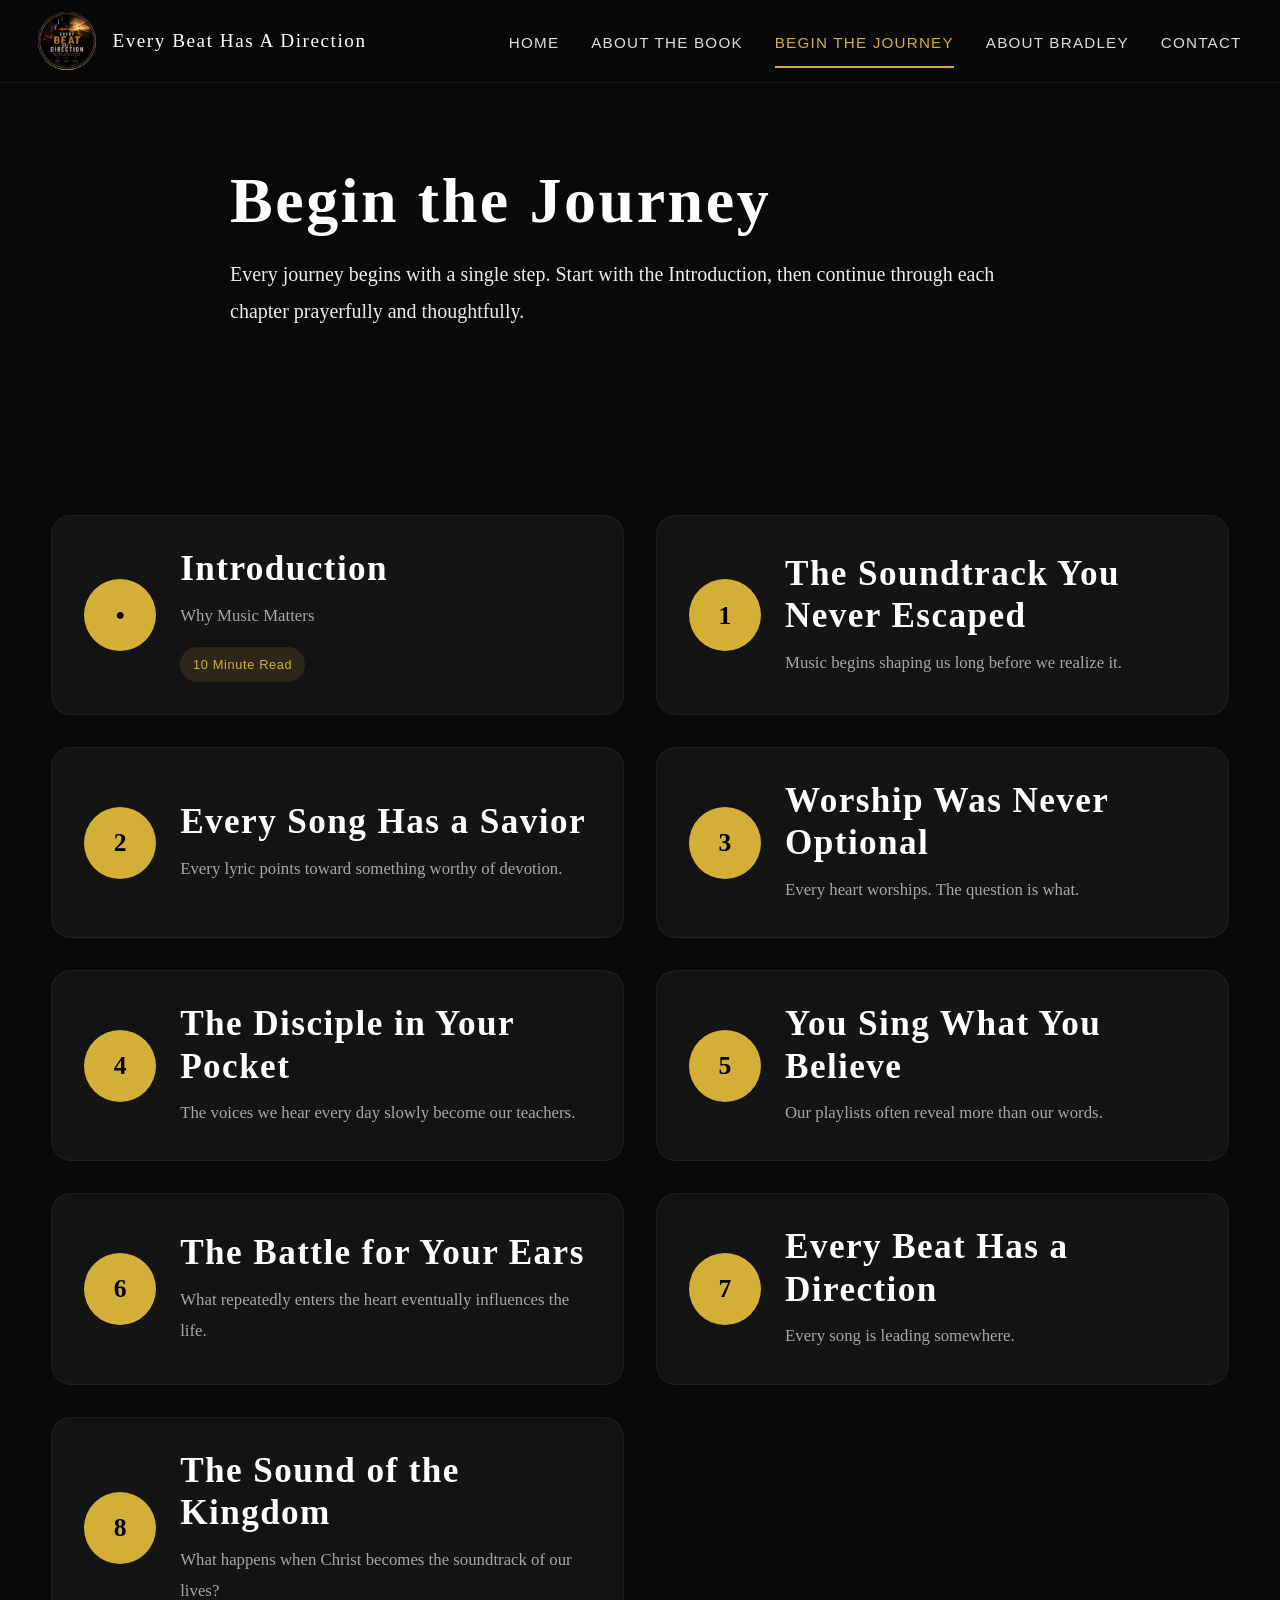
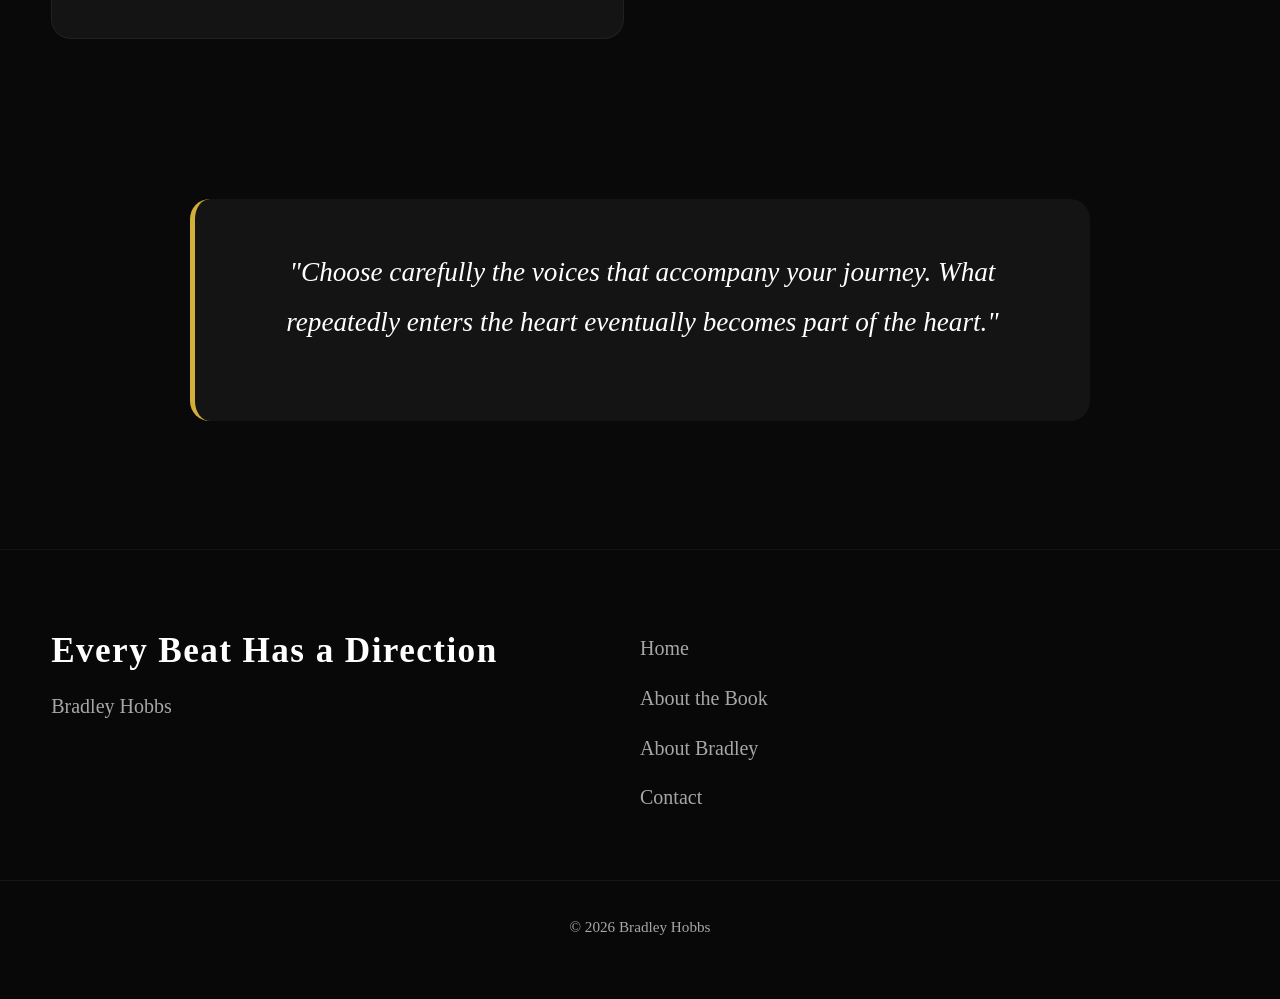
<file: begin-the-journey.html>
<!DOCTYPE html>

<html lang="en">

<head>

<meta charset="UTF-8">

<meta name="viewport"
content="width=device-width, initial-scale=1.0">

<title>Begin the Journey | Every Beat Has a Direction</title>

<meta name="description"
content="Begin reading Every Beat Has a Direction by Bradley Hobbs.">

<link rel="stylesheet"
href="styles.css">

</head>

<body>

<header class="site-header">

<nav class="navbar">

<a href="index.html"
class="logo">

<img
src="95F46EAD-DD44-4362-AA08-95CE1AE70089.png"
alt="Bradley Hobbs">

<span>

Every Beat Has A Direction

</span>

</a>

<button
class="menu-toggle"
aria-label="Open Menu">

<span></span>
<span></span>
<span></span>

</button>

<ul class="nav-menu">

<li><a href="index.html">Home</a></li>

<li><a href="about-book.html">About the Book</a></li>

<li><a class="active"
href="begin-the-journey.html">

Begin the Journey

</a></li>

<li><a href="about.html">About Bradley</a></li>

<li><a href="contact.html">Contact</a></li>

</ul>

</nav>

</header>


<main>

<section class="page-hero">

<div class="reading-width">

<h1>

Begin the Journey

</h1>

<p>

Every journey begins with a single step.

Start with the Introduction, then continue through each chapter prayerfully and thoughtfully.

</p>

</div>

</section>


<section class="container">

<div class="contents-grid">


<a
class="chapter-card"

href="introduction.html">

<div class="chapter-number">

•

</div>

<div class="chapter-info">

<h3>

Introduction

</h3>

<p>

Why Music Matters

</p>

<div class="chapter-meta">

<span class="reading-time">

10 Minute Read

</span>

</div>

</div>

</a>


<a
class="chapter-card"

href="chapter-1.html">

<div class="chapter-number">

1

</div>

<div class="chapter-info">

<h3>

The Soundtrack You Never Escaped

</h3>

<p>

Music begins shaping us long before we realize it.

</p>

</div>

</a>


<a
class="chapter-card"

href="chapter-2.html">

<div class="chapter-number">

2

</div>

<div class="chapter-info">

<h3>

Every Song Has a Savior

</h3>

<p>

Every lyric points toward something worthy of devotion.

</p>

</div>

</a>


<a
class="chapter-card"

href="chapter-3.html">

<div class="chapter-number">

3

</div>

<div class="chapter-info">

<h3>

Worship Was Never Optional

</h3>

<p>

Every heart worships.

The question is what.

</p>

</div>

</a>


<a
class="chapter-card"

href="chapter-4.html">

<div class="chapter-number">

4

</div>

<div class="chapter-info">

<h3>

The Disciple in Your Pocket

</h3>

<p>

The voices we hear every day slowly become our teachers.

</p>

</div>

</a>


<a
class="chapter-card"

href="chapter-5.html">

<div class="chapter-number">

5

</div>

<div class="chapter-info">

<h3>

You Sing What You Believe

</h3>

<p>

Our playlists often reveal more than our words.

</p>

</div>

</a>


<a
class="chapter-card"

href="chapter-6.html">

<div class="chapter-number">

6

</div>

<div class="chapter-info">

<h3>

The Battle for Your Ears

</h3>

<p>

What repeatedly enters the heart eventually influences the life.

</p>

</div>

</a>


<a
class="chapter-card"

href="chapter-7.html">

<div class="chapter-number">

7

</div>

<div class="chapter-info">

<h3>

Every Beat Has a Direction

</h3>

<p>

Every song is leading somewhere.

</p>

</div>

</a>


<a
class="chapter-card"

href="chapter-8.html">

<div class="chapter-number">

8

</div>

<div class="chapter-info">

<h3>

The Sound of the Kingdom

</h3>

<p>

What happens when Christ becomes the soundtrack of our lives?

</p>

</div>

</a>

</div>

</section>


<section class="feature-quote">

<p>

"Choose carefully the voices that accompany your journey.

What repeatedly enters the heart eventually becomes part of the heart."

</p>

</section>

</main>


<footer class="site-footer">

<div class="footer-container">

<div class="footer-brand">

<h3>

Every Beat Has a Direction

</h3>

<p>

Bradley Hobbs

</p>

</div>

<div class="footer-links">

<ul>

<li><a href="index.html">Home</a></li>

<li><a href="about-book.html">About the Book</a></li>

<li><a href="about.html">About Bradley</a></li>

<li><a href="contact.html">Contact</a></li>

</ul>

</div>

</div>

<div class="footer-bottom">

<p>

© <span class="year"></span> Bradley Hobbs

</p>

</div>

</footer>

<script src="main.js"></script>

</body>

</html>
</file>
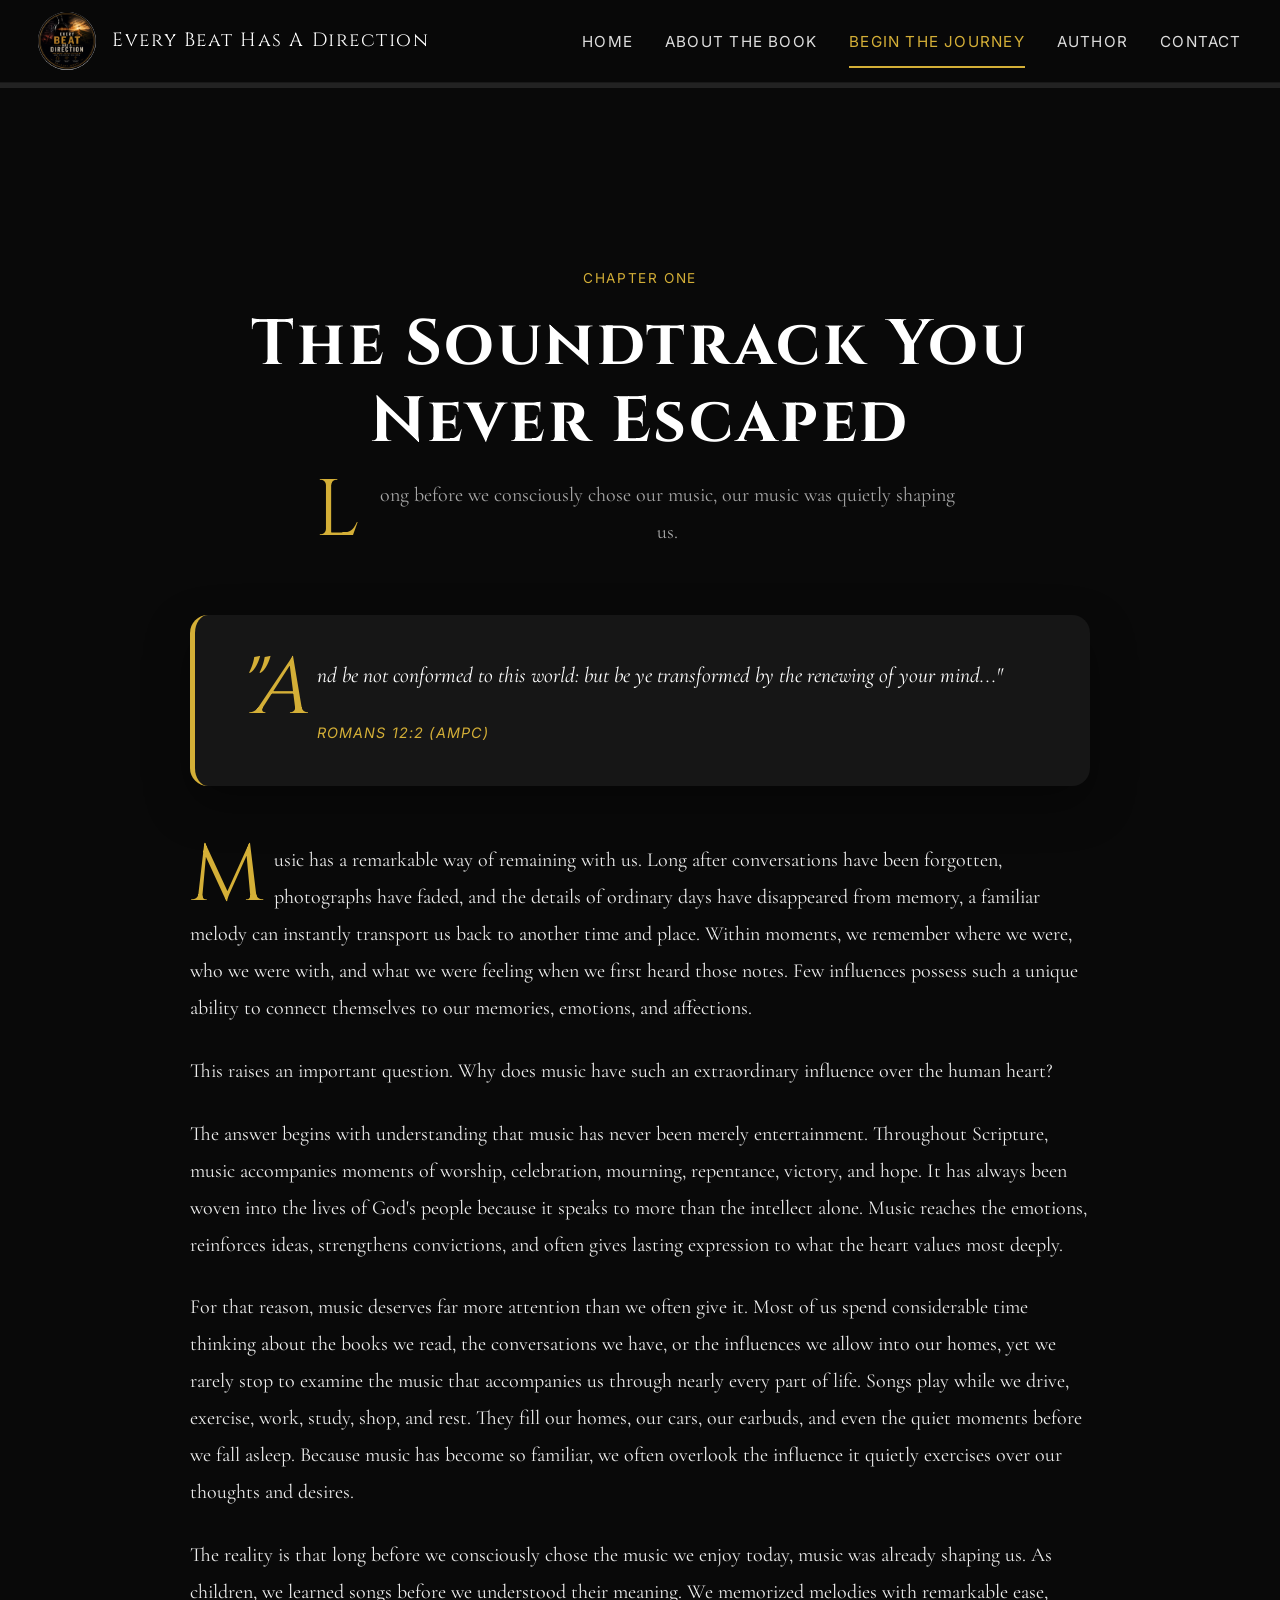
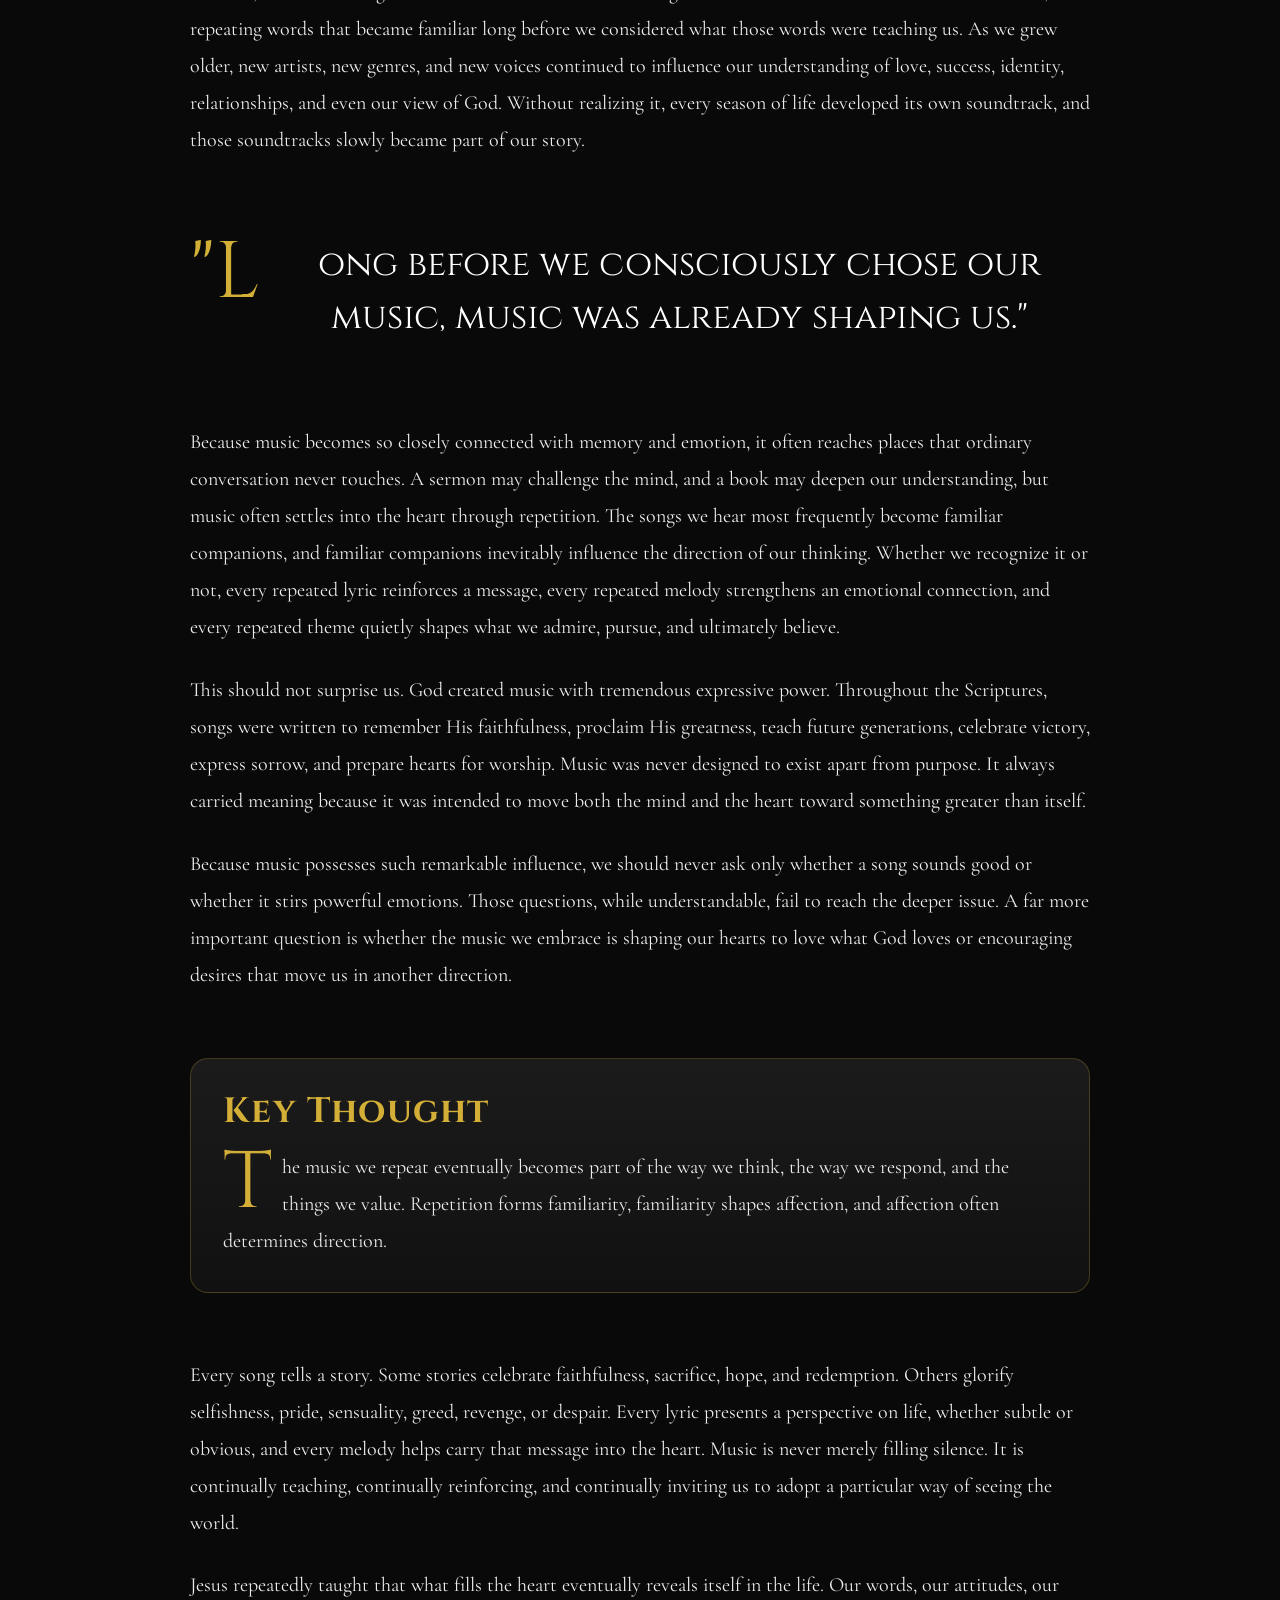
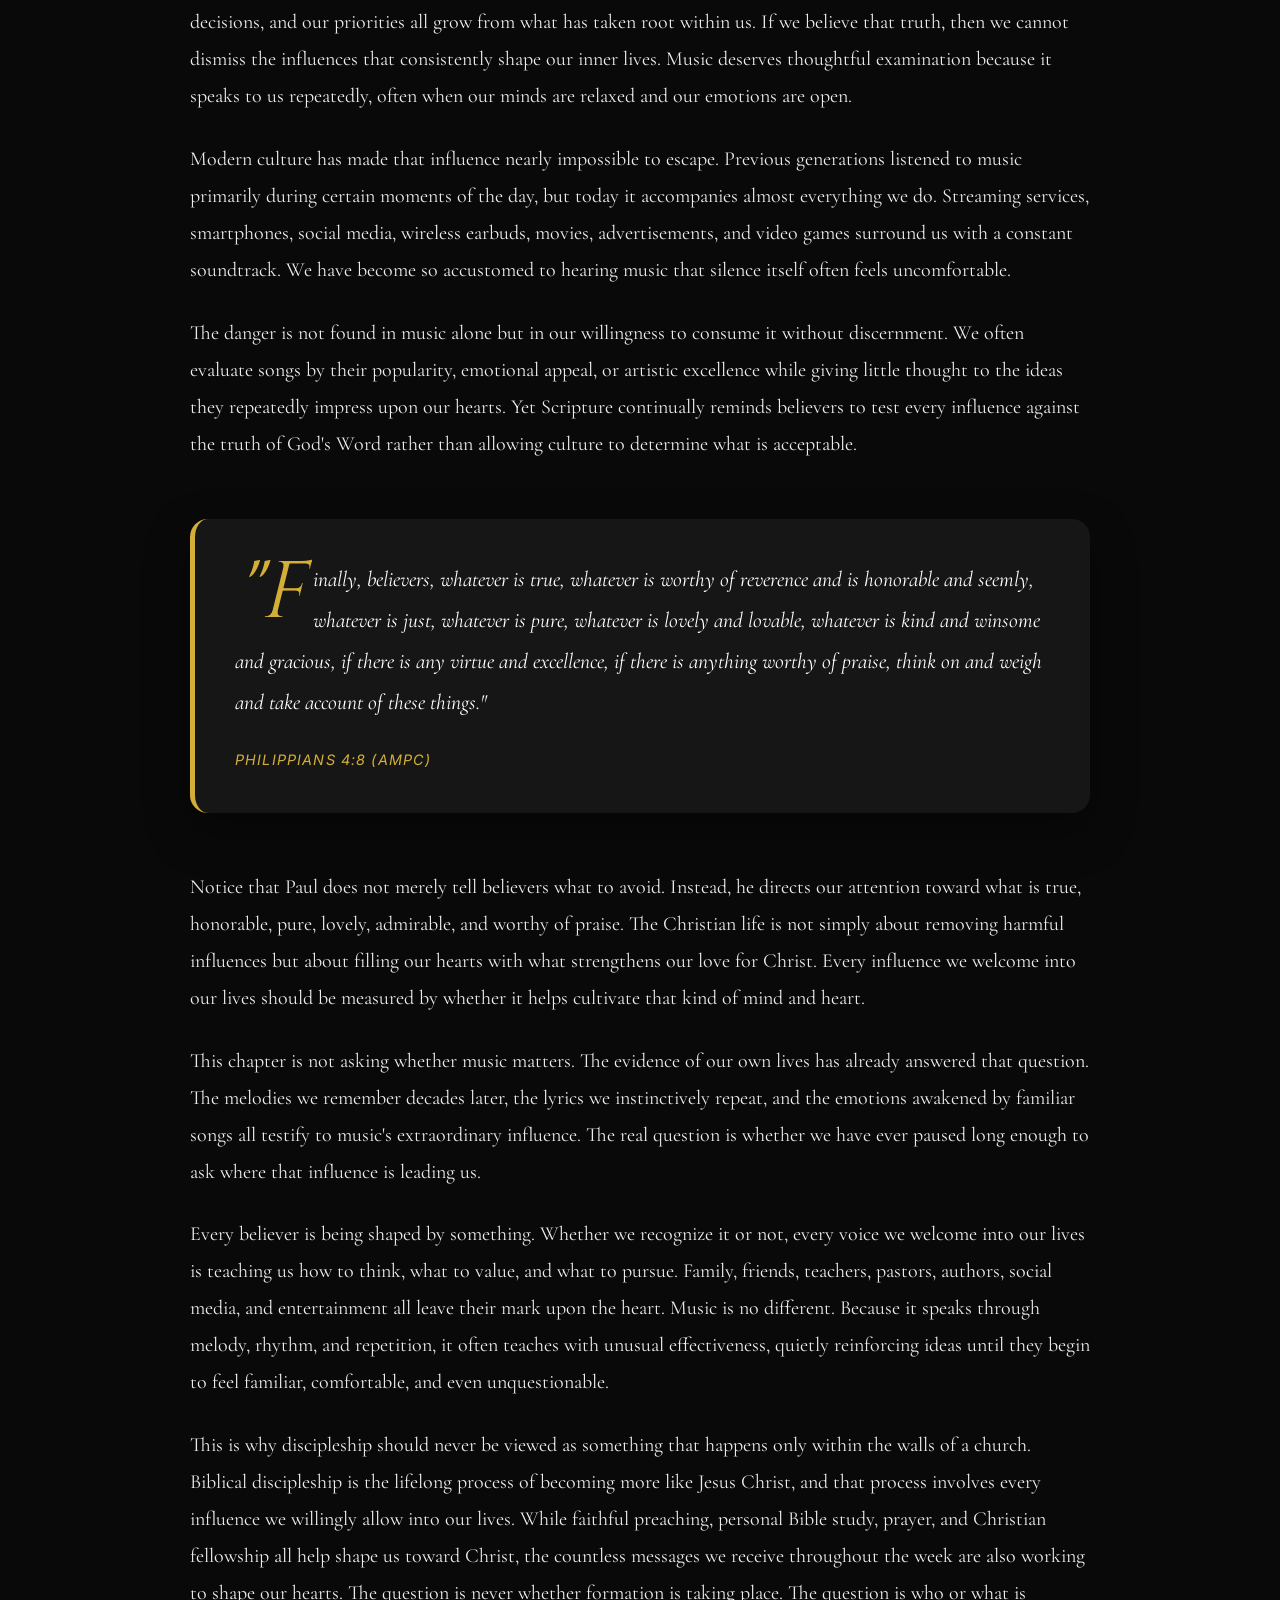
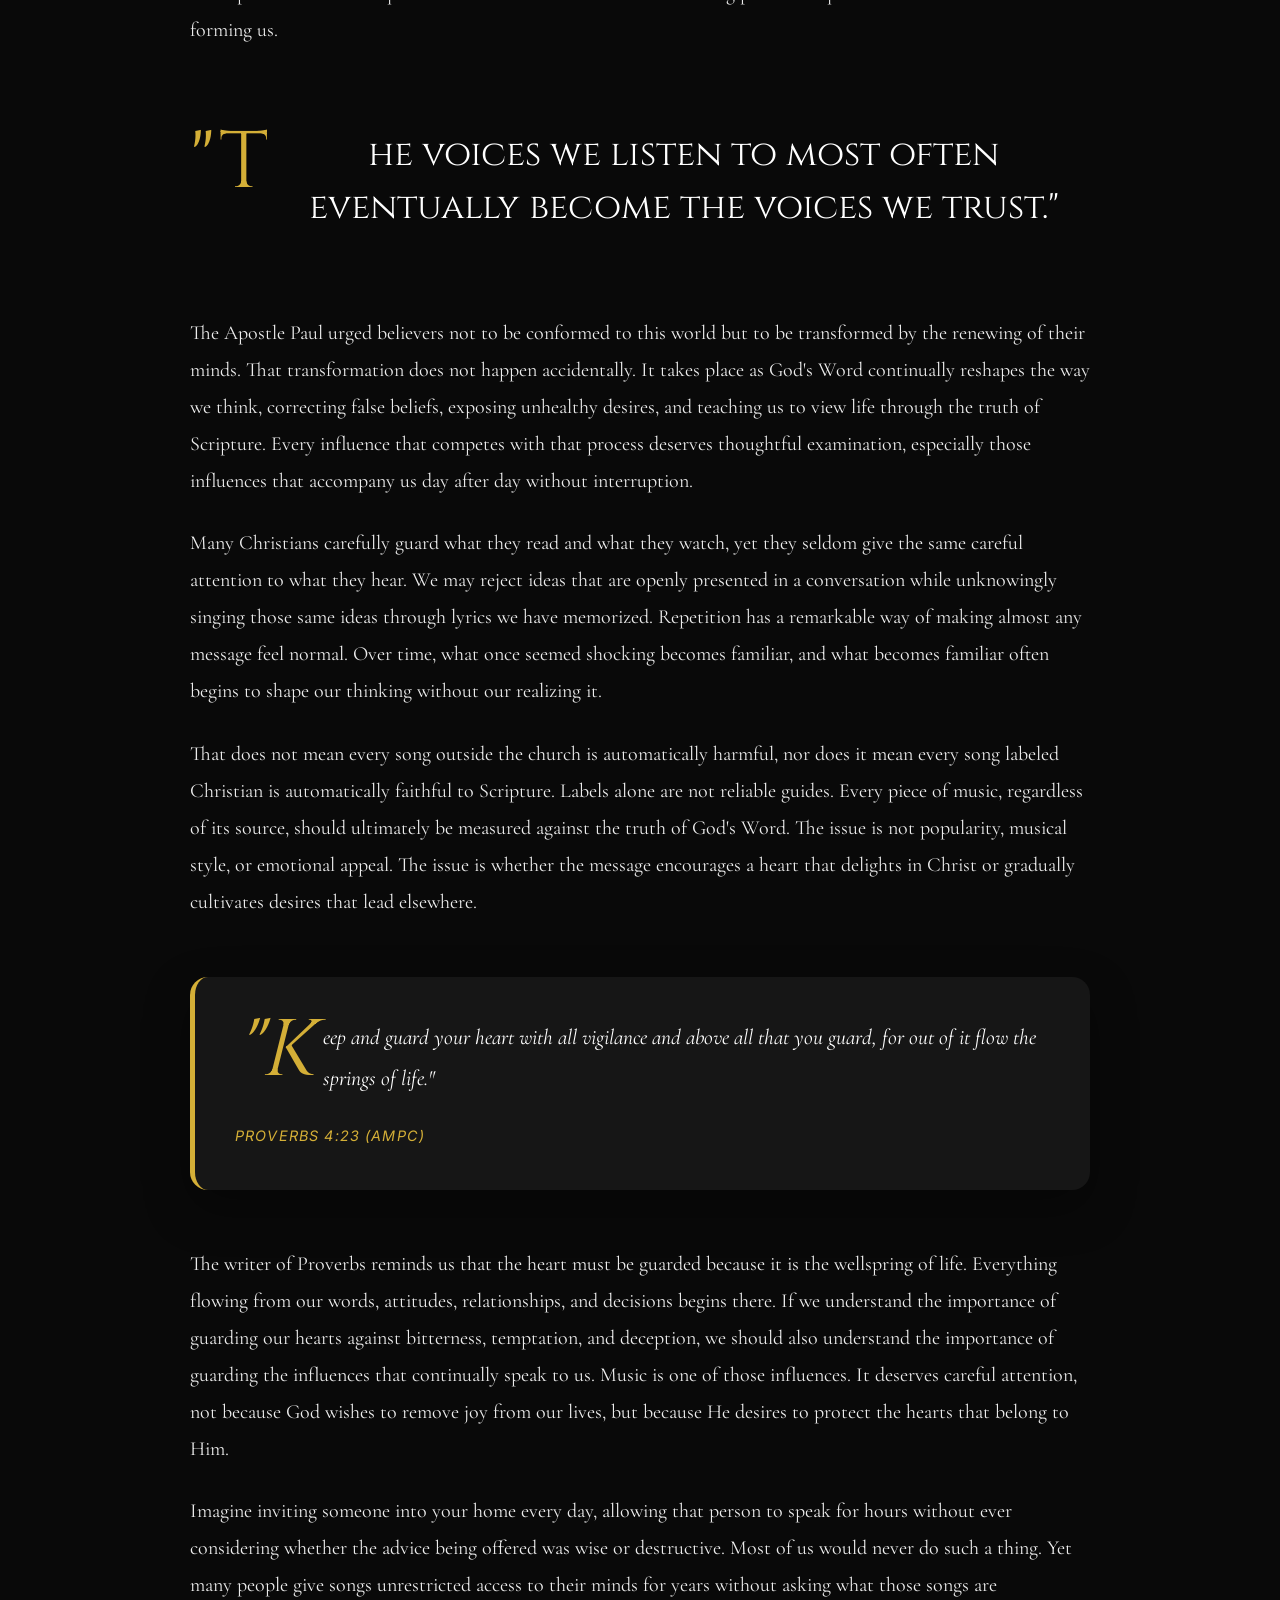
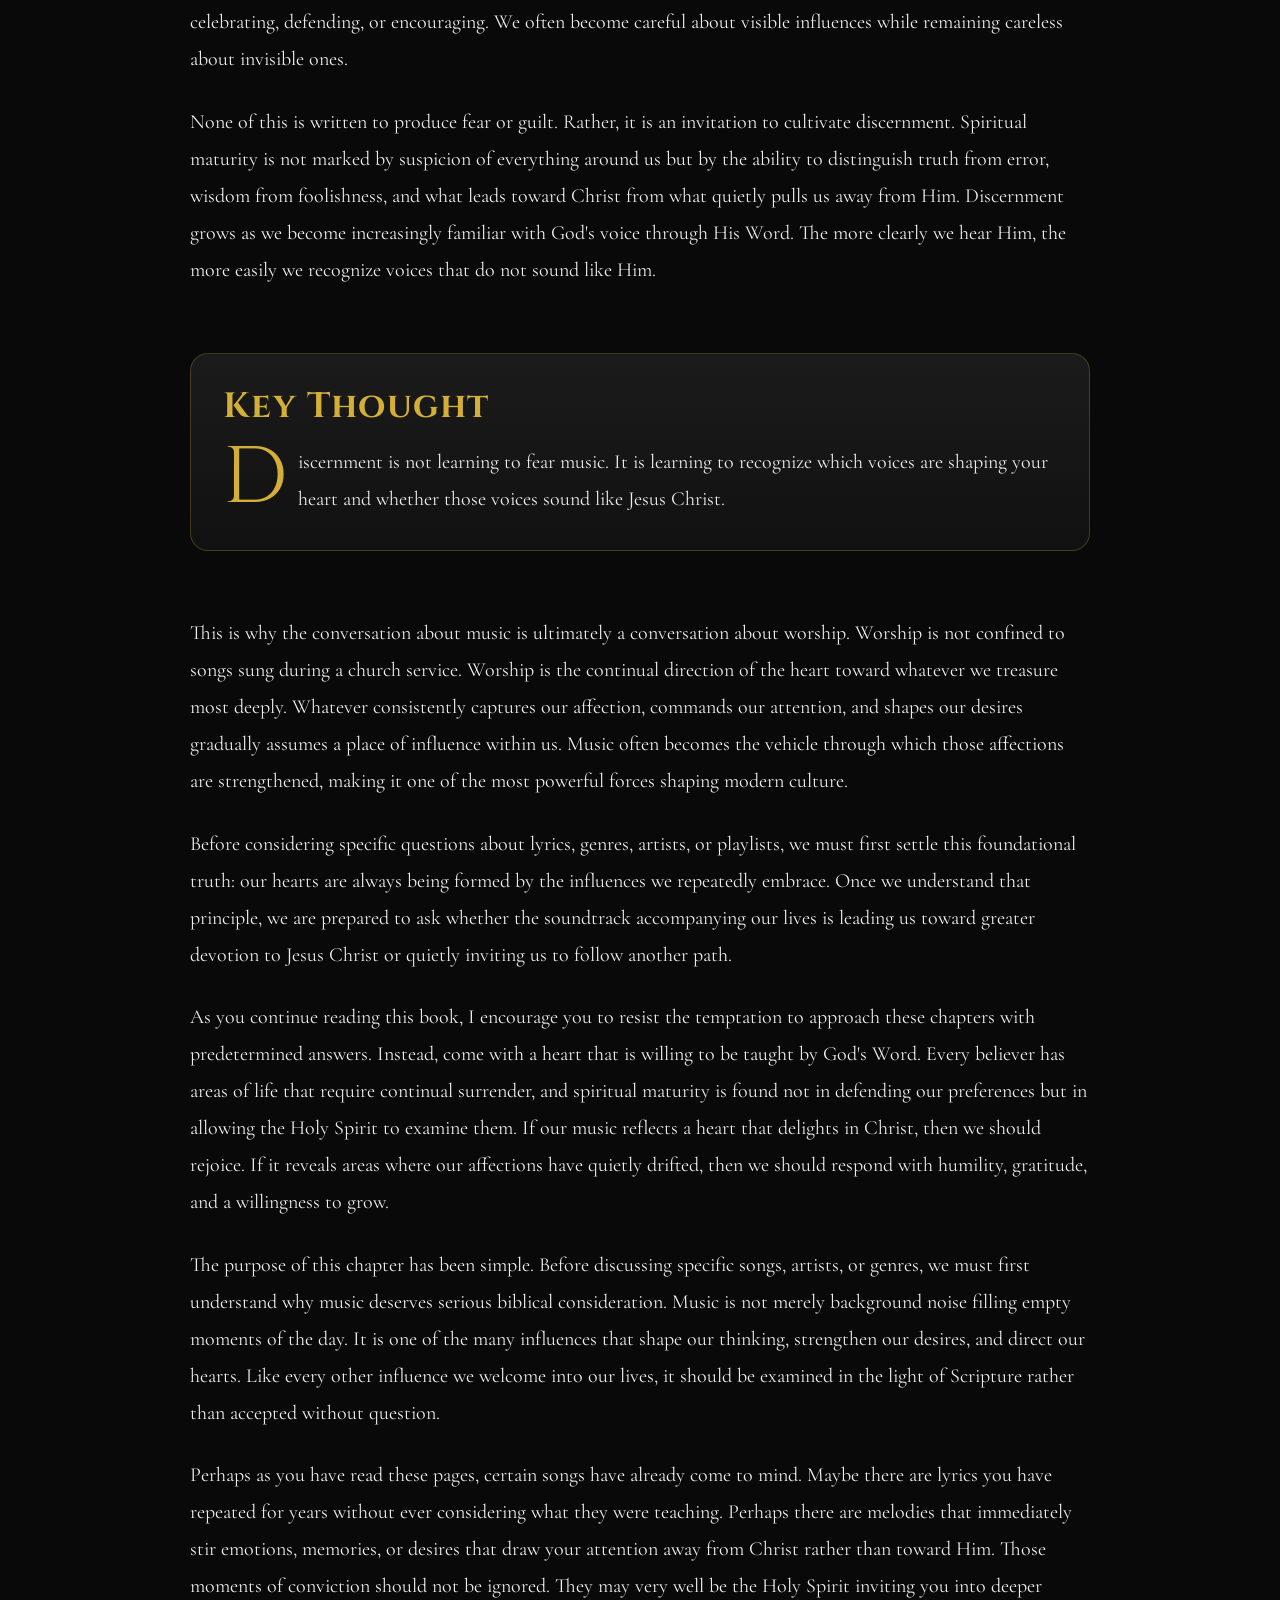
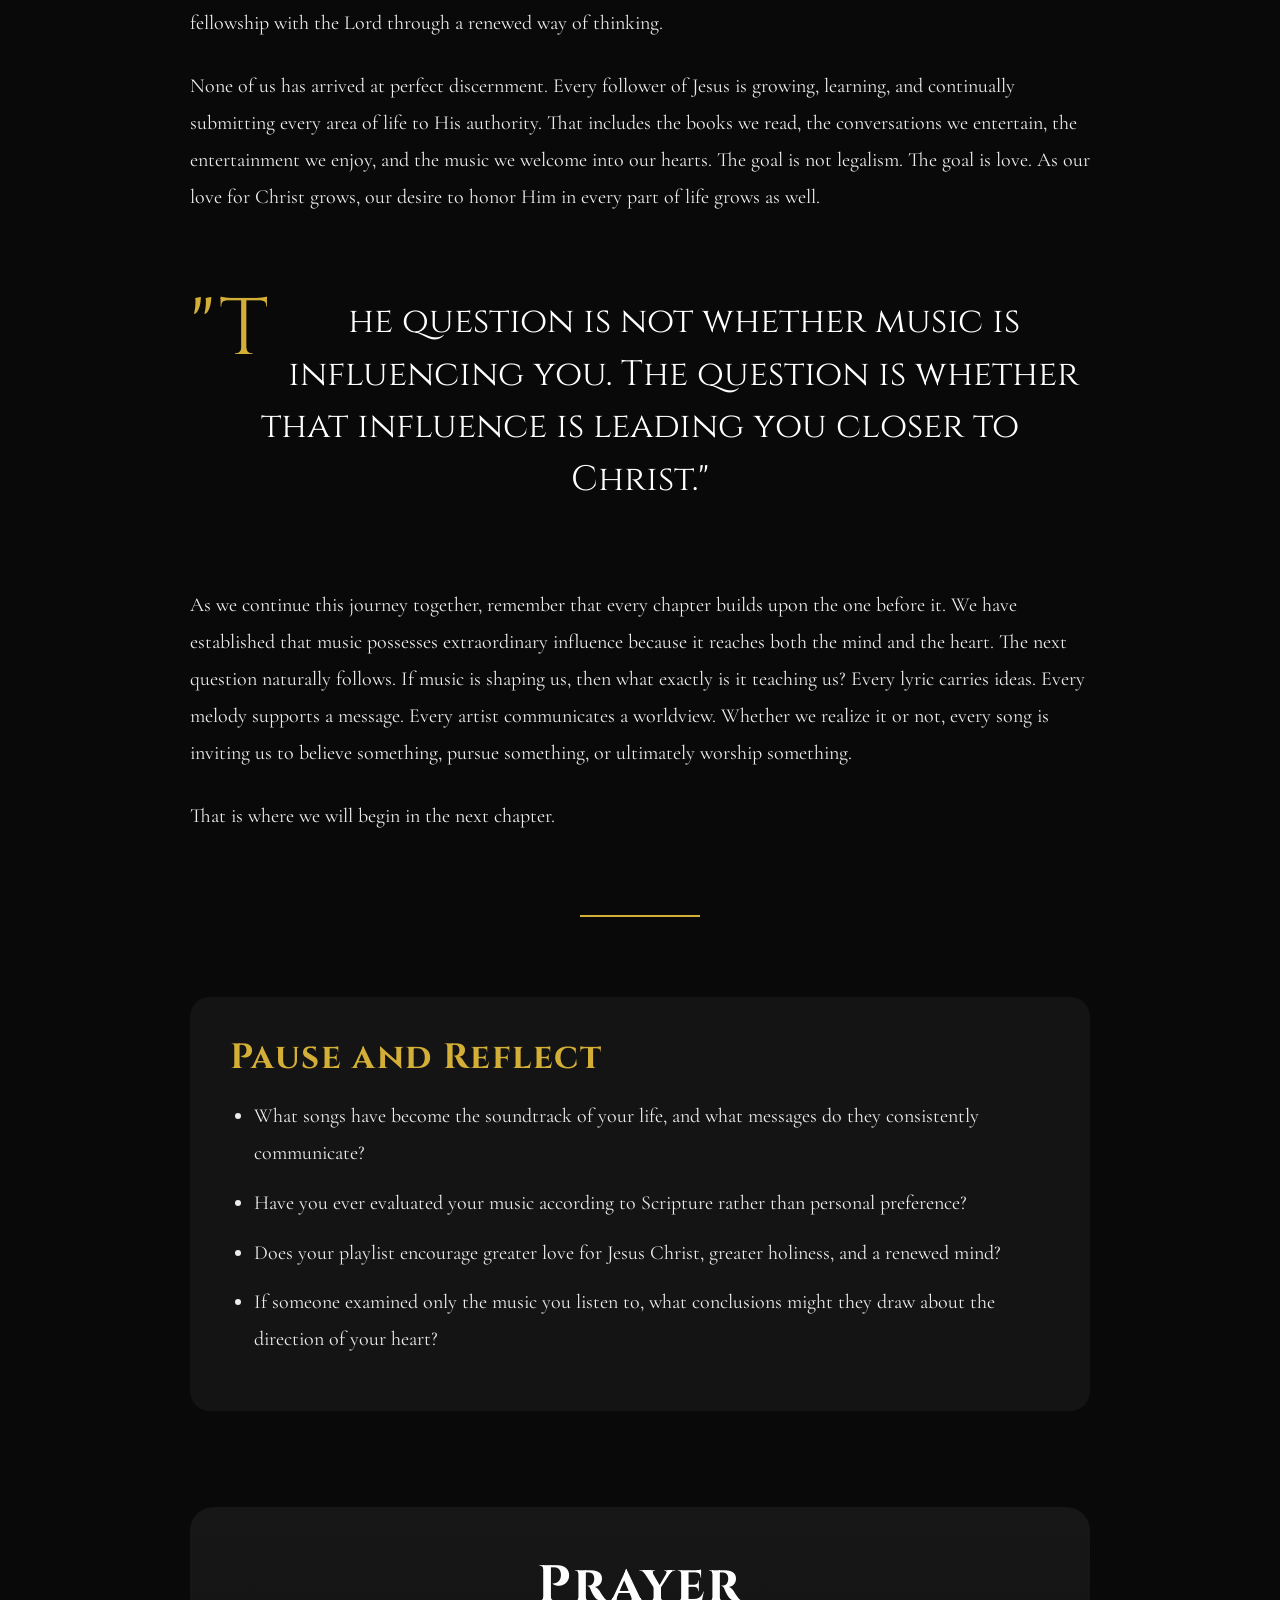
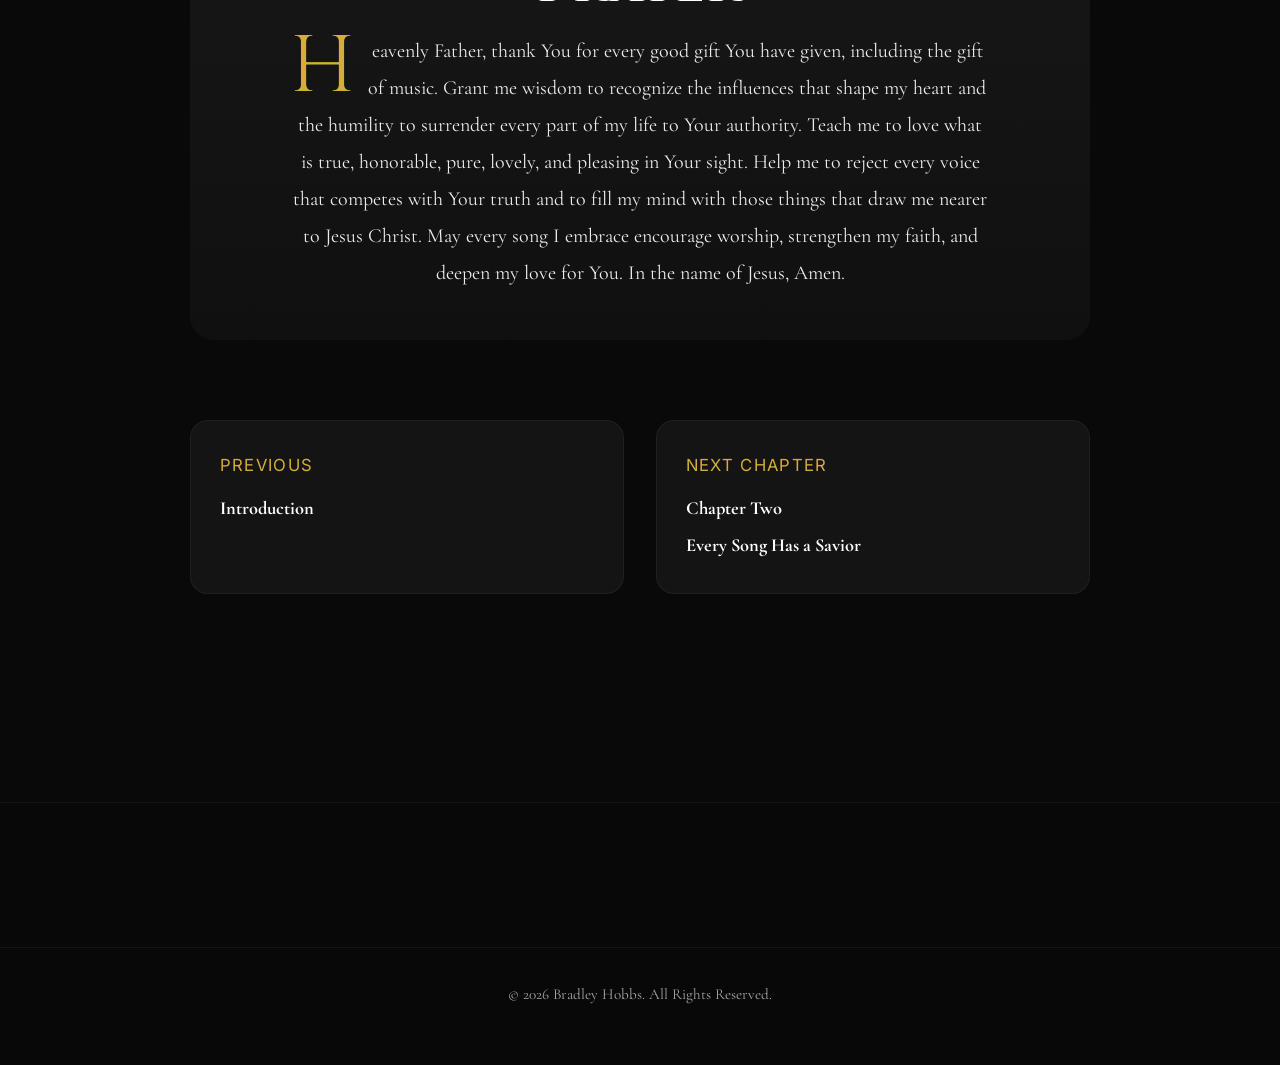
<file: chapter-1.html>
<!DOCTYPE html>

<html lang="en">

<head>

<meta charset="UTF-8">

<meta
name="viewport"
content="width=device-width, initial-scale=1.0">

<title>
Chapter One | The Soundtrack You Never Escaped | Every Beat Has a Direction
</title>

<meta
name="description"
content="Chapter One of Every Beat Has a Direction by Bradley Hobbs. Discover how music quietly shapes the heart, influences the mind, and directs the soul.">

<meta
name="keywords"
content="Christian music, biblical worldview, music and Christianity, Every Beat Has a Direction, Bradley Hobbs, discipleship, worship">

<meta
name="author"
content="Bradley Hobbs">

<meta
name="theme-color"
content="#090909">

<link
rel="preconnect"
href="https://fonts.googleapis.com">

<link
rel="preconnect"
href="https://fonts.gstatic.com"
crossorigin>

<link
href="https://fonts.googleapis.com/css2?family=Cinzel:wght@400;600;700&family=Cormorant+Garamond:wght@400;500;600;700&family=Inter:wght@300;400;500;600;700&display=swap"
rel="stylesheet">

<link
rel="stylesheet"
href="styles.css">

</head>

<body>

<header class="site-header">

<nav class="navbar">

<a
href="index.html"
class="logo">

<img
src="95F46EAD-DD44-4362-AA08-95CE1AE70089.png"
alt="Every Beat Has a Direction Logo">

<span>

Every Beat Has A Direction

</span>

</a>

<button
class="menu-toggle"
aria-label="Toggle Navigation"
aria-expanded="false">

<span></span>
<span></span>
<span></span>

</button>

<ul class="nav-menu">

<li>

<a href="index.html">

Home

</a>

</li>

<li>

<a href="about-book.html">

About the Book

</a>

</li>

<li>

<a
class="active"
href="begin-the-journey.html">

Begin the Journey

</a>

</li>

<li>

<a href="about.html">

Author

</a>

</li>

<li>

<a href="contact.html">

Contact

</a>

</li>

</ul>

</nav>

</header>

<main>

<section class="book-reading">

<header class="chapter-title fade-up">

<div class="chapter-label">

Chapter One

</div>

<h1>

The Soundtrack You Never Escaped

</h1>

<p class="chapter-intro">

Long before we consciously chose our music, our music was quietly shaping us.

</p>

</header>

<div class="reading-progress">

<div class="progress-bar"></div>

</div>

<div class="scripture fade-up">

<p>

"And be not conformed to this world: but be ye transformed by the renewing of your mind..." 

</p>

<cite>

Romans 12:2 (AMPC)

</cite>

</div>

<p>

Music has a remarkable way of remaining with us. Long after conversations have been forgotten, photographs have faded, and the details of ordinary days have disappeared from memory, a familiar melody can instantly transport us back to another time and place. Within moments, we remember where we were, who we were with, and what we were feeling when we first heard those notes. Few influences possess such a unique ability to connect themselves to our memories, emotions, and affections.

</p>

<p>

This raises an important question. Why does music have such an extraordinary influence over the human heart?

</p>

<p>

The answer begins with understanding that music has never been merely entertainment. Throughout Scripture, music accompanies moments of worship, celebration, mourning, repentance, victory, and hope. It has always been woven into the lives of God's people because it speaks to more than the intellect alone. Music reaches the emotions, reinforces ideas, strengthens convictions, and often gives lasting expression to what the heart values most deeply.

</p>

<p>

For that reason, music deserves far more attention than we often give it. Most of us spend considerable time thinking about the books we read, the conversations we have, or the influences we allow into our homes, yet we rarely stop to examine the music that accompanies us through nearly every part of life. Songs play while we drive, exercise, work, study, shop, and rest. They fill our homes, our cars, our earbuds, and even the quiet moments before we fall asleep. Because music has become so familiar, we often overlook the influence it quietly exercises over our thoughts and desires.

</p>

<p>

The reality is that long before we consciously chose the music we enjoy today, music was already shaping us. As children, we learned songs before we understood their meaning. We memorized melodies with remarkable ease, repeating words that became familiar long before we considered what those words were teaching us. As we grew older, new artists, new genres, and new voices continued to influence our understanding of love, success, identity, relationships, and even our view of God. Without realizing it, every season of life developed its own soundtrack, and those soundtracks slowly became part of our story.

</p>

<div class="pull-quote fade-up">

<p>

"Long before we consciously chose our music, music was already shaping us."

</p>

</div>

<p>

Because music becomes so closely connected with memory and emotion, it often reaches places that ordinary conversation never touches. A sermon may challenge the mind, and a book may deepen our understanding, but music often settles into the heart through repetition. The songs we hear most frequently become familiar companions, and familiar companions inevitably influence the direction of our thinking. Whether we recognize it or not, every repeated lyric reinforces a message, every repeated melody strengthens an emotional connection, and every repeated theme quietly shapes what we admire, pursue, and ultimately believe.

</p>

<p>

This should not surprise us. God created music with tremendous expressive power. Throughout the Scriptures, songs were written to remember His faithfulness, proclaim His greatness, teach future generations, celebrate victory, express sorrow, and prepare hearts for worship. Music was never designed to exist apart from purpose. It always carried meaning because it was intended to move both the mind and the heart toward something greater than itself.

</p>

<p>

Because music possesses such remarkable influence, we should never ask only whether a song sounds good or whether it stirs powerful emotions. Those questions, while understandable, fail to reach the deeper issue. A far more important question is whether the music we embrace is shaping our hearts to love what God loves or encouraging desires that move us in another direction.

</p>

<div class="key-thought fade-up">

<h3>

Key Thought

</h3>

<p>

The music we repeat eventually becomes part of the way we think, the way we respond, and the things we value. Repetition forms familiarity, familiarity shapes affection, and affection often determines direction.

</p>

</div>

<p>

Every song tells a story. Some stories celebrate faithfulness, sacrifice, hope, and redemption. Others glorify selfishness, pride, sensuality, greed, revenge, or despair. Every lyric presents a perspective on life, whether subtle or obvious, and every melody helps carry that message into the heart. Music is never merely filling silence. It is continually teaching, continually reinforcing, and continually inviting us to adopt a particular way of seeing the world.

</p>

<p>

Jesus repeatedly taught that what fills the heart eventually reveals itself in the life. Our words, our attitudes, our decisions, and our priorities all grow from what has taken root within us. If we believe that truth, then we cannot dismiss the influences that consistently shape our inner lives. Music deserves thoughtful examination because it speaks to us repeatedly, often when our minds are relaxed and our emotions are open.

</p>

<p>

Modern culture has made that influence nearly impossible to escape. Previous generations listened to music primarily during certain moments of the day, but today it accompanies almost everything we do. Streaming services, smartphones, social media, wireless earbuds, movies, advertisements, and video games surround us with a constant soundtrack. We have become so accustomed to hearing music that silence itself often feels uncomfortable.

</p>

<p>

The danger is not found in music alone but in our willingness to consume it without discernment. We often evaluate songs by their popularity, emotional appeal, or artistic excellence while giving little thought to the ideas they repeatedly impress upon our hearts. Yet Scripture continually reminds believers to test every influence against the truth of God's Word rather than allowing culture to determine what is acceptable.

</p>

<div class="scripture fade-up">

<p>

"Finally, believers, whatever is true, whatever is worthy of reverence and is honorable and seemly, whatever is just, whatever is pure, whatever is lovely and lovable, whatever is kind and winsome and gracious, if there is any virtue and excellence, if there is anything worthy of praise, think on and weigh and take account of these things."

</p>

<cite>

Philippians 4:8 (AMPC)

</cite>

</div>

<p>

Notice that Paul does not merely tell believers what to avoid. Instead, he directs our attention toward what is true, honorable, pure, lovely, admirable, and worthy of praise. The Christian life is not simply about removing harmful influences but about filling our hearts with what strengthens our love for Christ. Every influence we welcome into our lives should be measured by whether it helps cultivate that kind of mind and heart.

</p>

<p>

This chapter is not asking whether music matters. The evidence of our own lives has already answered that question. The melodies we remember decades later, the lyrics we instinctively repeat, and the emotions awakened by familiar songs all testify to music's extraordinary influence. The real question is whether we have ever paused long enough to ask where that influence is leading us.

</p>

<p>

Every believer is being shaped by something. Whether we recognize it or not, every voice we welcome into our lives is teaching us how to think, what to value, and what to pursue. Family, friends, teachers, pastors, authors, social media, and entertainment all leave their mark upon the heart. Music is no different. Because it speaks through melody, rhythm, and repetition, it often teaches with unusual effectiveness, quietly reinforcing ideas until they begin to feel familiar, comfortable, and even unquestionable.

</p>

<p>

This is why discipleship should never be viewed as something that happens only within the walls of a church. Biblical discipleship is the lifelong process of becoming more like Jesus Christ, and that process involves every influence we willingly allow into our lives. While faithful preaching, personal Bible study, prayer, and Christian fellowship all help shape us toward Christ, the countless messages we receive throughout the week are also working to shape our hearts. The question is never whether formation is taking place. The question is who or what is forming us.

</p>

<div class="pull-quote fade-up">

<p>

"The voices we listen to most often eventually become the voices we trust."

</p>

</div>

<p>

The Apostle Paul urged believers not to be conformed to this world but to be transformed by the renewing of their minds. That transformation does not happen accidentally. It takes place as God's Word continually reshapes the way we think, correcting false beliefs, exposing unhealthy desires, and teaching us to view life through the truth of Scripture. Every influence that competes with that process deserves thoughtful examination, especially those influences that accompany us day after day without interruption.

</p>

<p>

Many Christians carefully guard what they read and what they watch, yet they seldom give the same careful attention to what they hear. We may reject ideas that are openly presented in a conversation while unknowingly singing those same ideas through lyrics we have memorized. Repetition has a remarkable way of making almost any message feel normal. Over time, what once seemed shocking becomes familiar, and what becomes familiar often begins to shape our thinking without our realizing it.

</p>

<p>

That does not mean every song outside the church is automatically harmful, nor does it mean every song labeled Christian is automatically faithful to Scripture. Labels alone are not reliable guides. Every piece of music, regardless of its source, should ultimately be measured against the truth of God's Word. The issue is not popularity, musical style, or emotional appeal. The issue is whether the message encourages a heart that delights in Christ or gradually cultivates desires that lead elsewhere.

</p>

<div class="scripture fade-up">

<p>

"Keep and guard your heart with all vigilance and above all that you guard, for out of it flow the springs of life."

</p>

<cite>

Proverbs 4:23 (AMPC)

</cite>

</div>

<p>

The writer of Proverbs reminds us that the heart must be guarded because it is the wellspring of life. Everything flowing from our words, attitudes, relationships, and decisions begins there. If we understand the importance of guarding our hearts against bitterness, temptation, and deception, we should also understand the importance of guarding the influences that continually speak to us. Music is one of those influences. It deserves careful attention, not because God wishes to remove joy from our lives, but because He desires to protect the hearts that belong to Him.

</p>

<p>

Imagine inviting someone into your home every day, allowing that person to speak for hours without ever considering whether the advice being offered was wise or destructive. Most of us would never do such a thing. Yet many people give songs unrestricted access to their minds for years without asking what those songs are celebrating, defending, or encouraging. We often become careful about visible influences while remaining careless about invisible ones.

</p>

<p>

None of this is written to produce fear or guilt. Rather, it is an invitation to cultivate discernment. Spiritual maturity is not marked by suspicion of everything around us but by the ability to distinguish truth from error, wisdom from foolishness, and what leads toward Christ from what quietly pulls us away from Him. Discernment grows as we become increasingly familiar with God's voice through His Word. The more clearly we hear Him, the more easily we recognize voices that do not sound like Him.

</p>

<div class="key-thought fade-up">

<h3>

Key Thought

</h3>

<p>

Discernment is not learning to fear music. It is learning to recognize which voices are shaping your heart and whether those voices sound like Jesus Christ.

</p>

</div>

<p>

This is why the conversation about music is ultimately a conversation about worship. Worship is not confined to songs sung during a church service. Worship is the continual direction of the heart toward whatever we treasure most deeply. Whatever consistently captures our affection, commands our attention, and shapes our desires gradually assumes a place of influence within us. Music often becomes the vehicle through which those affections are strengthened, making it one of the most powerful forces shaping modern culture.

</p>

<p>

Before considering specific questions about lyrics, genres, artists, or playlists, we must first settle this foundational truth: our hearts are always being formed by the influences we repeatedly embrace. Once we understand that principle, we are prepared to ask whether the soundtrack accompanying our lives is leading us toward greater devotion to Jesus Christ or quietly inviting us to follow another path.

</p>
<p>

As you continue reading this book, I encourage you to resist the temptation to approach these chapters with predetermined answers. Instead, come with a heart that is willing to be taught by God's Word. Every believer has areas of life that require continual surrender, and spiritual maturity is found not in defending our preferences but in allowing the Holy Spirit to examine them. If our music reflects a heart that delights in Christ, then we should rejoice. If it reveals areas where our affections have quietly drifted, then we should respond with humility, gratitude, and a willingness to grow.

</p>

<p>

The purpose of this chapter has been simple. Before discussing specific songs, artists, or genres, we must first understand why music deserves serious biblical consideration. Music is not merely background noise filling empty moments of the day. It is one of the many influences that shape our thinking, strengthen our desires, and direct our hearts. Like every other influence we welcome into our lives, it should be examined in the light of Scripture rather than accepted without question.

</p>

<p>

Perhaps as you have read these pages, certain songs have already come to mind. Maybe there are lyrics you have repeated for years without ever considering what they were teaching. Perhaps there are melodies that immediately stir emotions, memories, or desires that draw your attention away from Christ rather than toward Him. Those moments of conviction should not be ignored. They may very well be the Holy Spirit inviting you into deeper fellowship with the Lord through a renewed way of thinking.

</p>

<p>

None of us has arrived at perfect discernment. Every follower of Jesus is growing, learning, and continually submitting every area of life to His authority. That includes the books we read, the conversations we entertain, the entertainment we enjoy, and the music we welcome into our hearts. The goal is not legalism. The goal is love. As our love for Christ grows, our desire to honor Him in every part of life grows as well.

</p>

<div class="pull-quote fade-up">

<p>

"The question is not whether music is influencing you. The question is whether that influence is leading you closer to Christ."

</p>

</div>

<p>

As we continue this journey together, remember that every chapter builds upon the one before it. We have established that music possesses extraordinary influence because it reaches both the mind and the heart. The next question naturally follows. If music is shaping us, then what exactly is it teaching us? Every lyric carries ideas. Every melody supports a message. Every artist communicates a worldview. Whether we realize it or not, every song is inviting us to believe something, pursue something, or ultimately worship something.

</p>

<p>

That is where we will begin in the next chapter.

</p>

<div class="chapter-divider"></div>

<div class="reflection fade-up">

<h3>

Pause and Reflect

</h3>

<ul>

<li>

What songs have become the soundtrack of your life, and what messages do they consistently communicate?

</li>

<li>

Have you ever evaluated your music according to Scripture rather than personal preference?

</li>

<li>

Does your playlist encourage greater love for Jesus Christ, greater holiness, and a renewed mind?

</li>

<li>

If someone examined only the music you listen to, what conclusions might they draw about the direction of your heart?

</li>

</ul>

</div>

<div class="chapter-prayer fade-up">

<h2>

Prayer

</h2>

<p>

Heavenly Father, thank You for every good gift You have given, including the gift of music. Grant me wisdom to recognize the influences that shape my heart and the humility to surrender every part of my life to Your authority. Teach me to love what is true, honorable, pure, lovely, and pleasing in Your sight. Help me to reject every voice that competes with Your truth and to fill my mind with those things that draw me nearer to Jesus Christ. May every song I embrace encourage worship, strengthen my faith, and deepen my love for You. In the name of Jesus, Amen.

</p>

</div>

<nav class="chapter-navigation">

<a
href="introduction.html"
class="previous-chapter">

<small>

Previous

</small>

<strong>

Introduction

</strong>

</a>

<a
href="chapter-2.html"
class="next-chapter">

<small>

Next Chapter

</small>

<strong>

Chapter Two<br>

Every Song Has a Savior

</strong>

</a>

</nav>

</section>

</main>

<footer class="site-footer">

<div class="footer-bottom">

<p>

&copy; <span class="year"></span> Bradley Hobbs. All Rights Reserved.

</p>

</div>

</footer>

<a
href="#"
class="back-top"
aria-label="Back to top">

↑

</a>

<script src="main.js"></script>

</body>

</html>
</file>
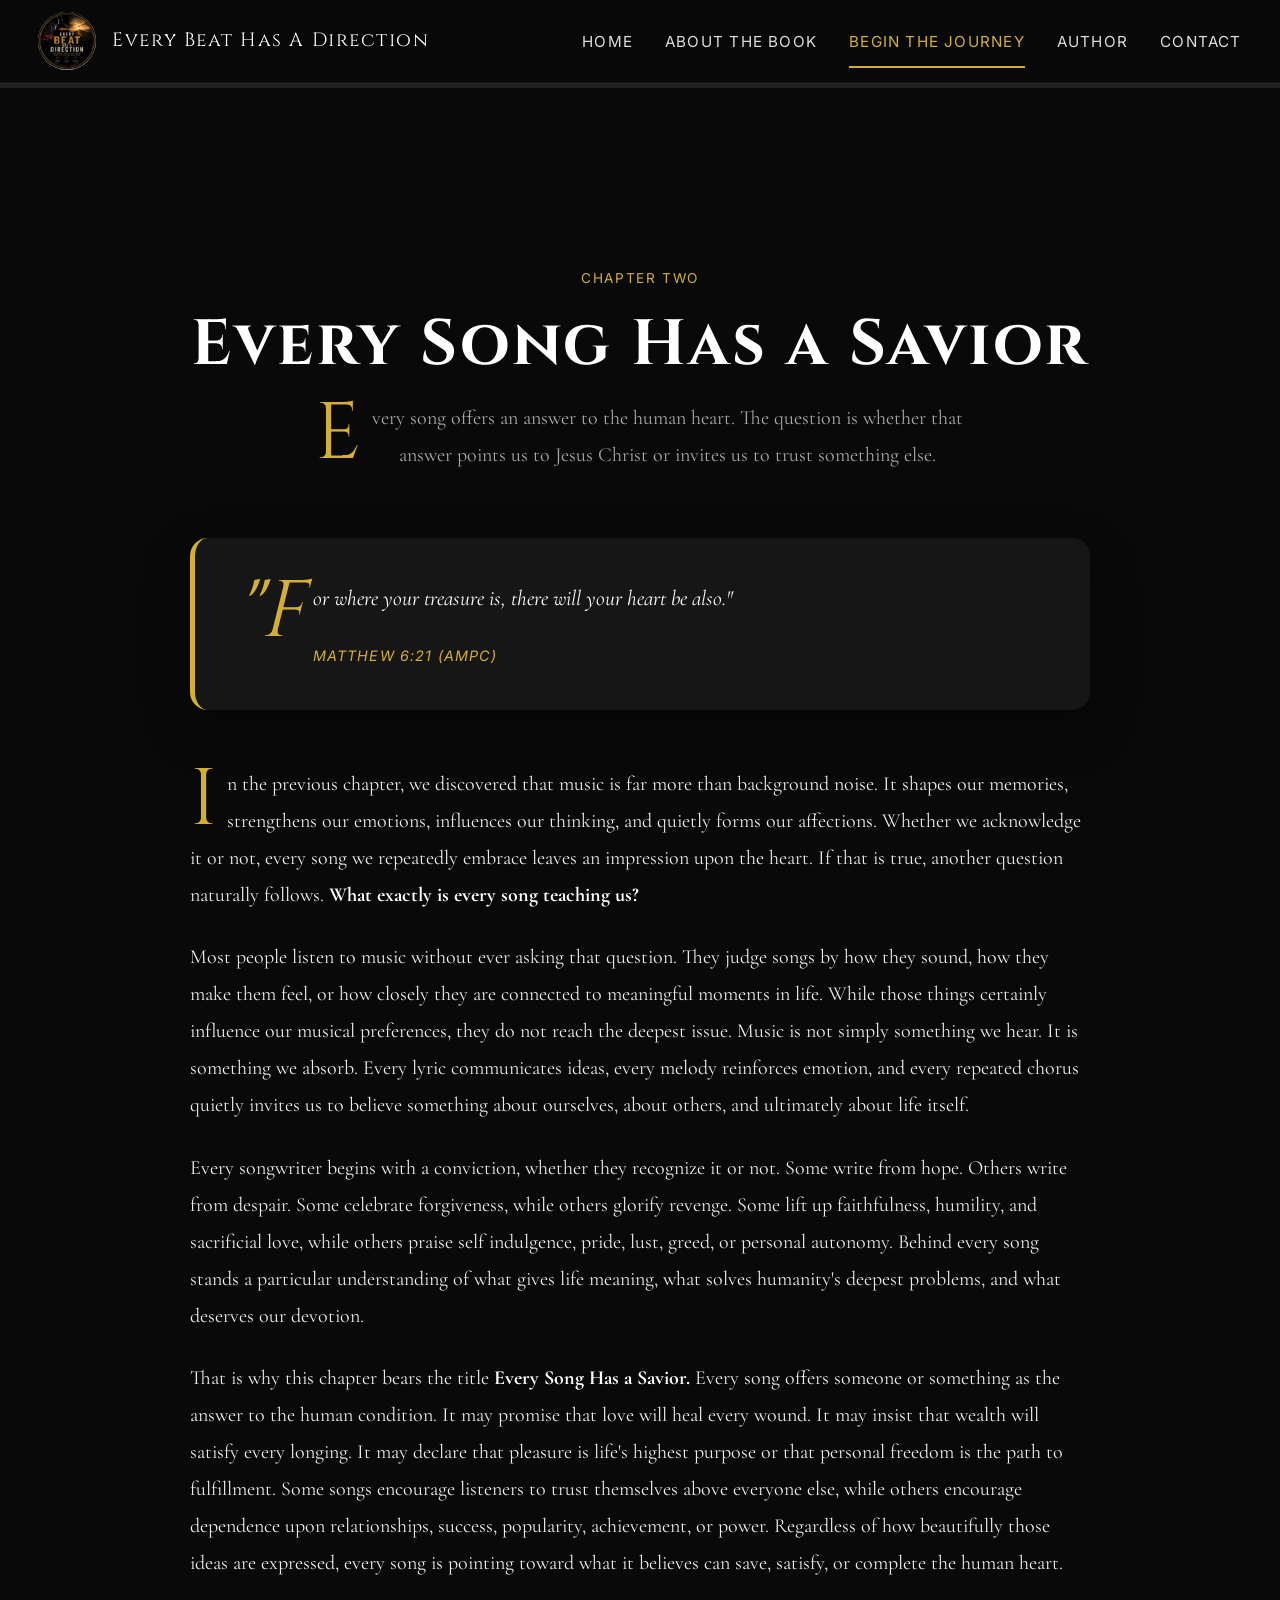
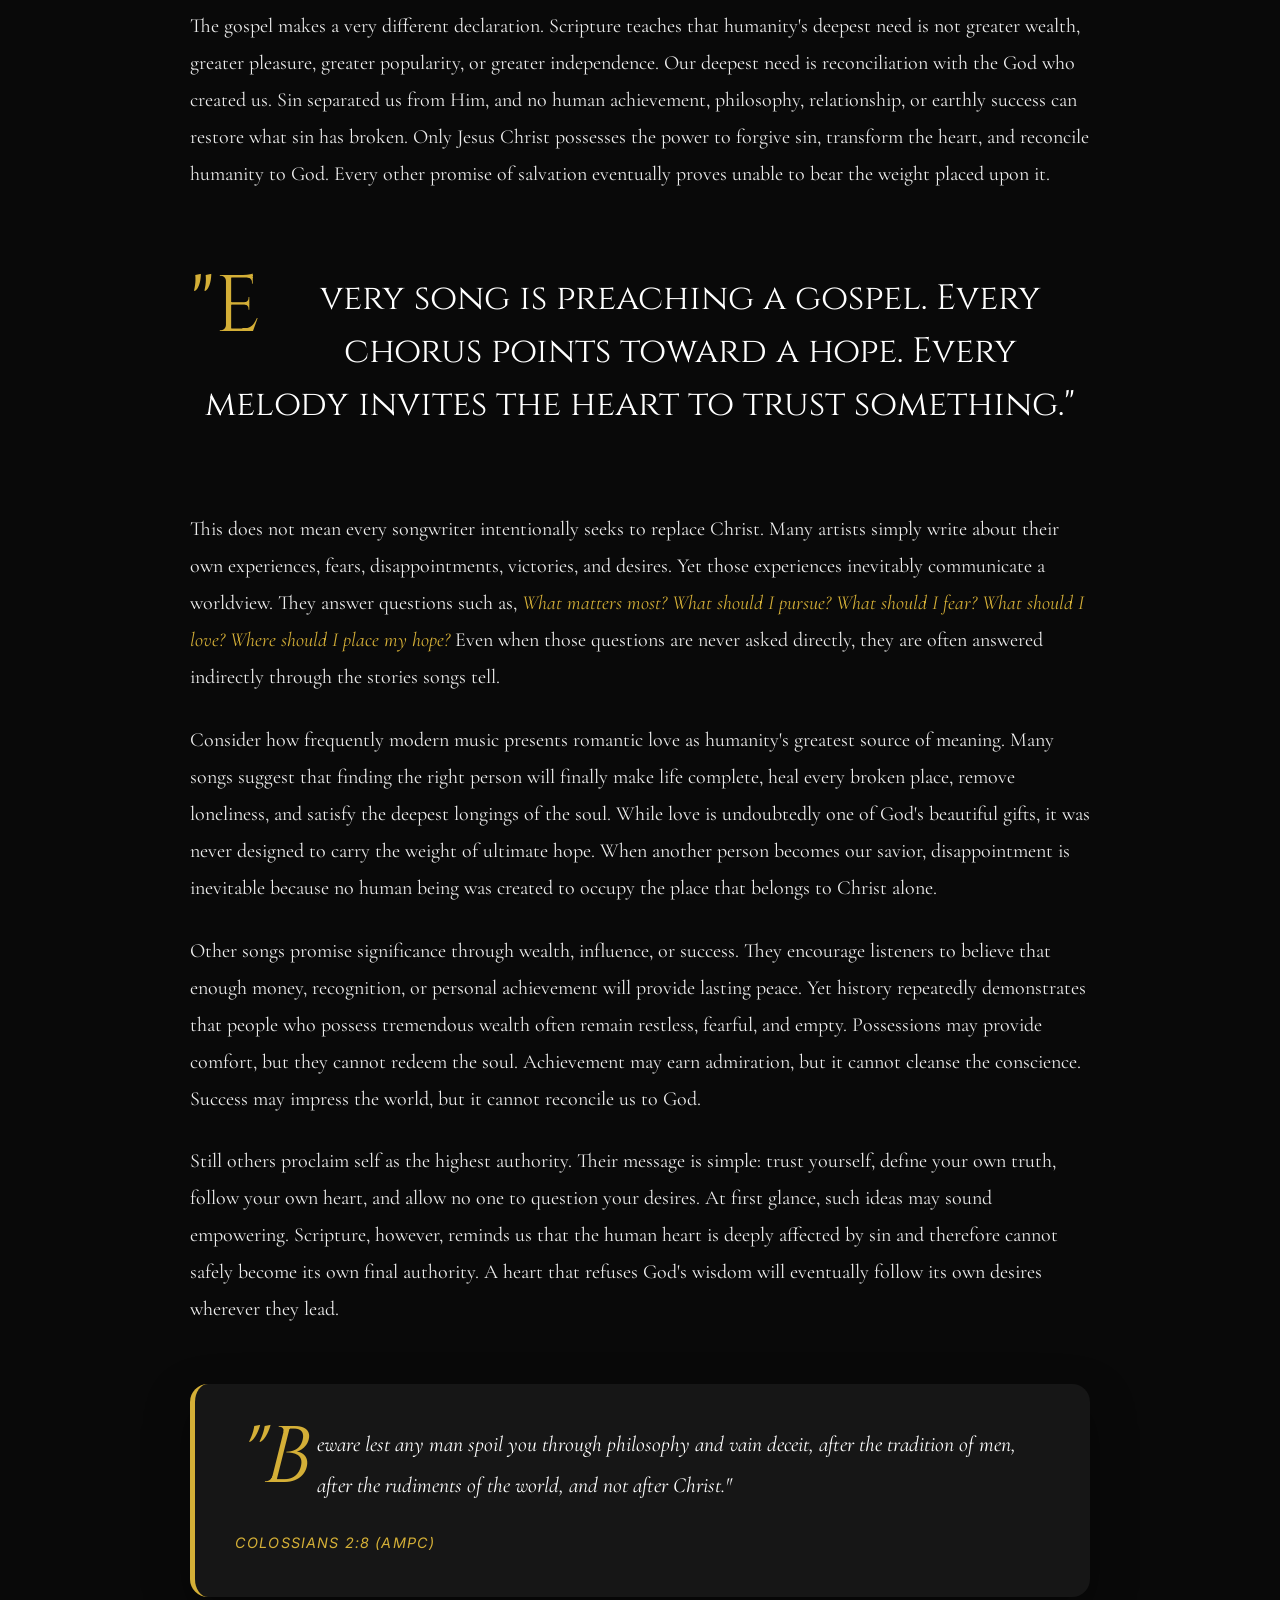
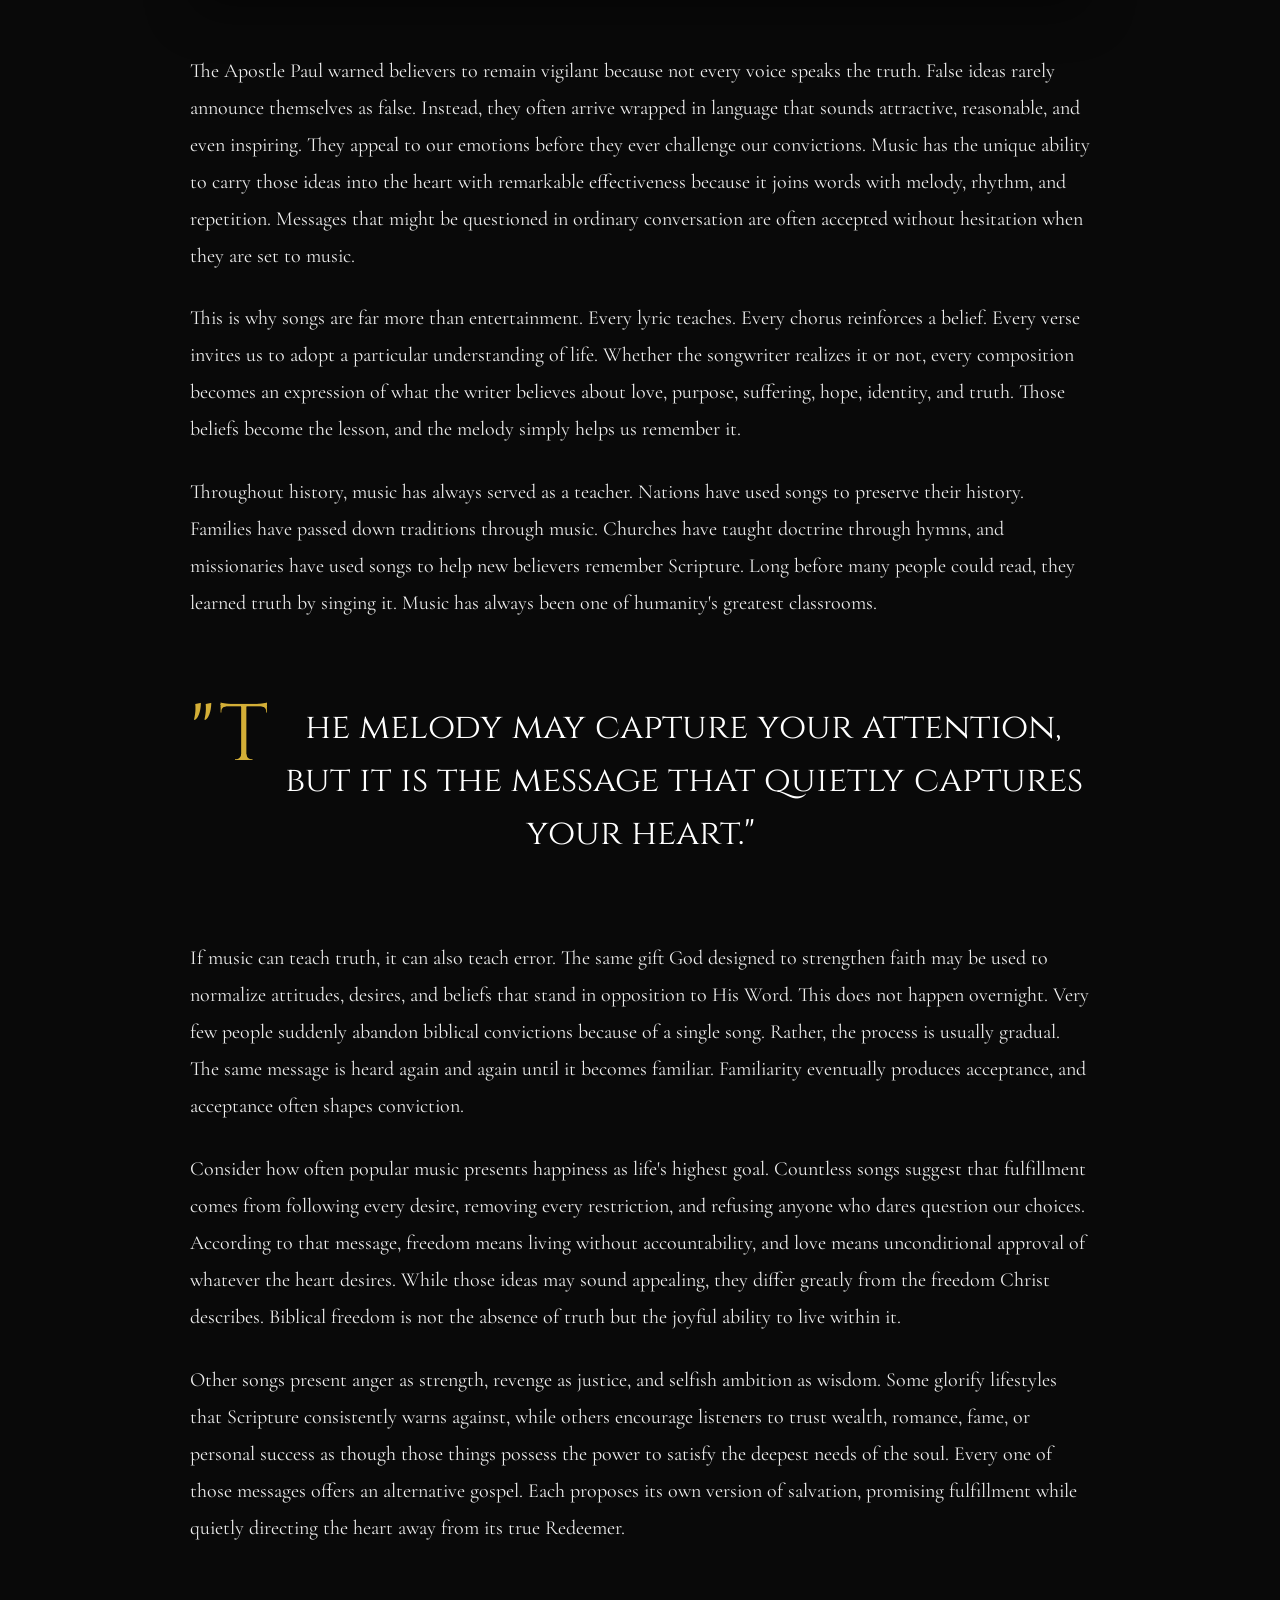
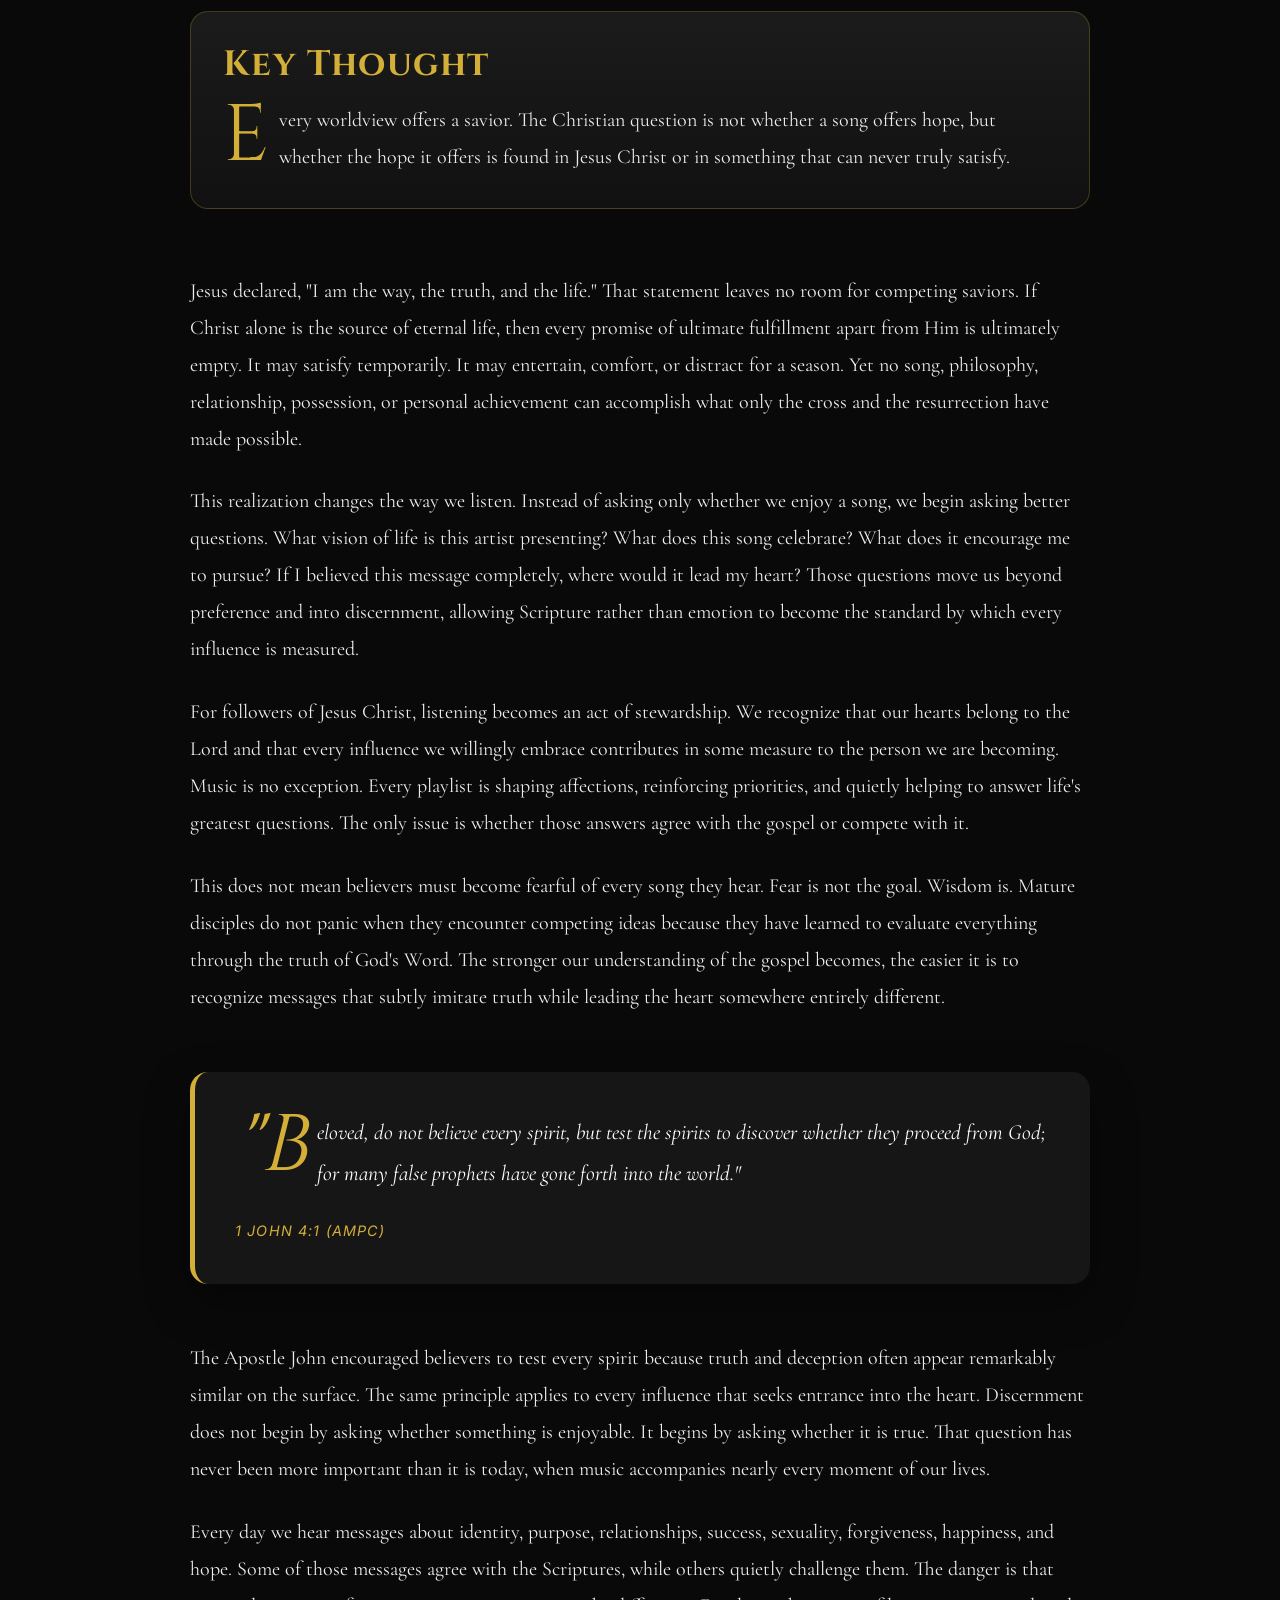
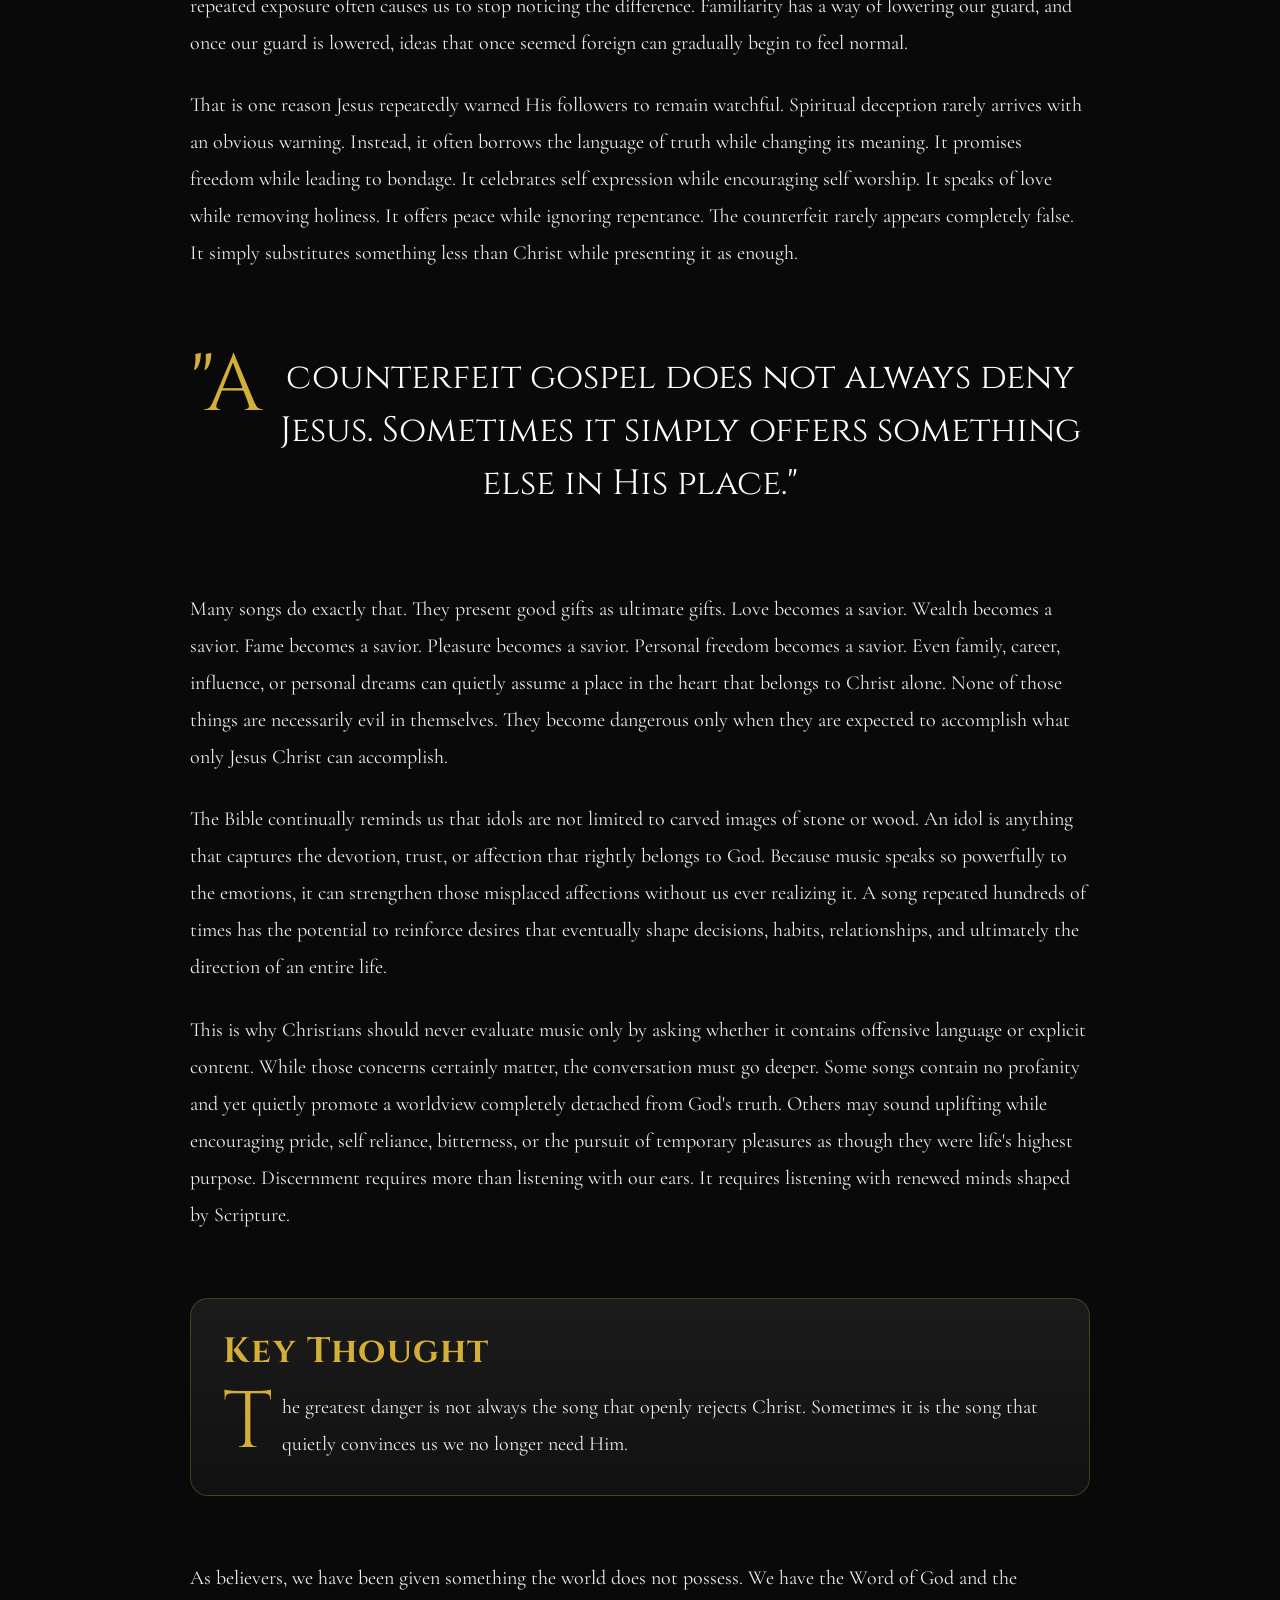
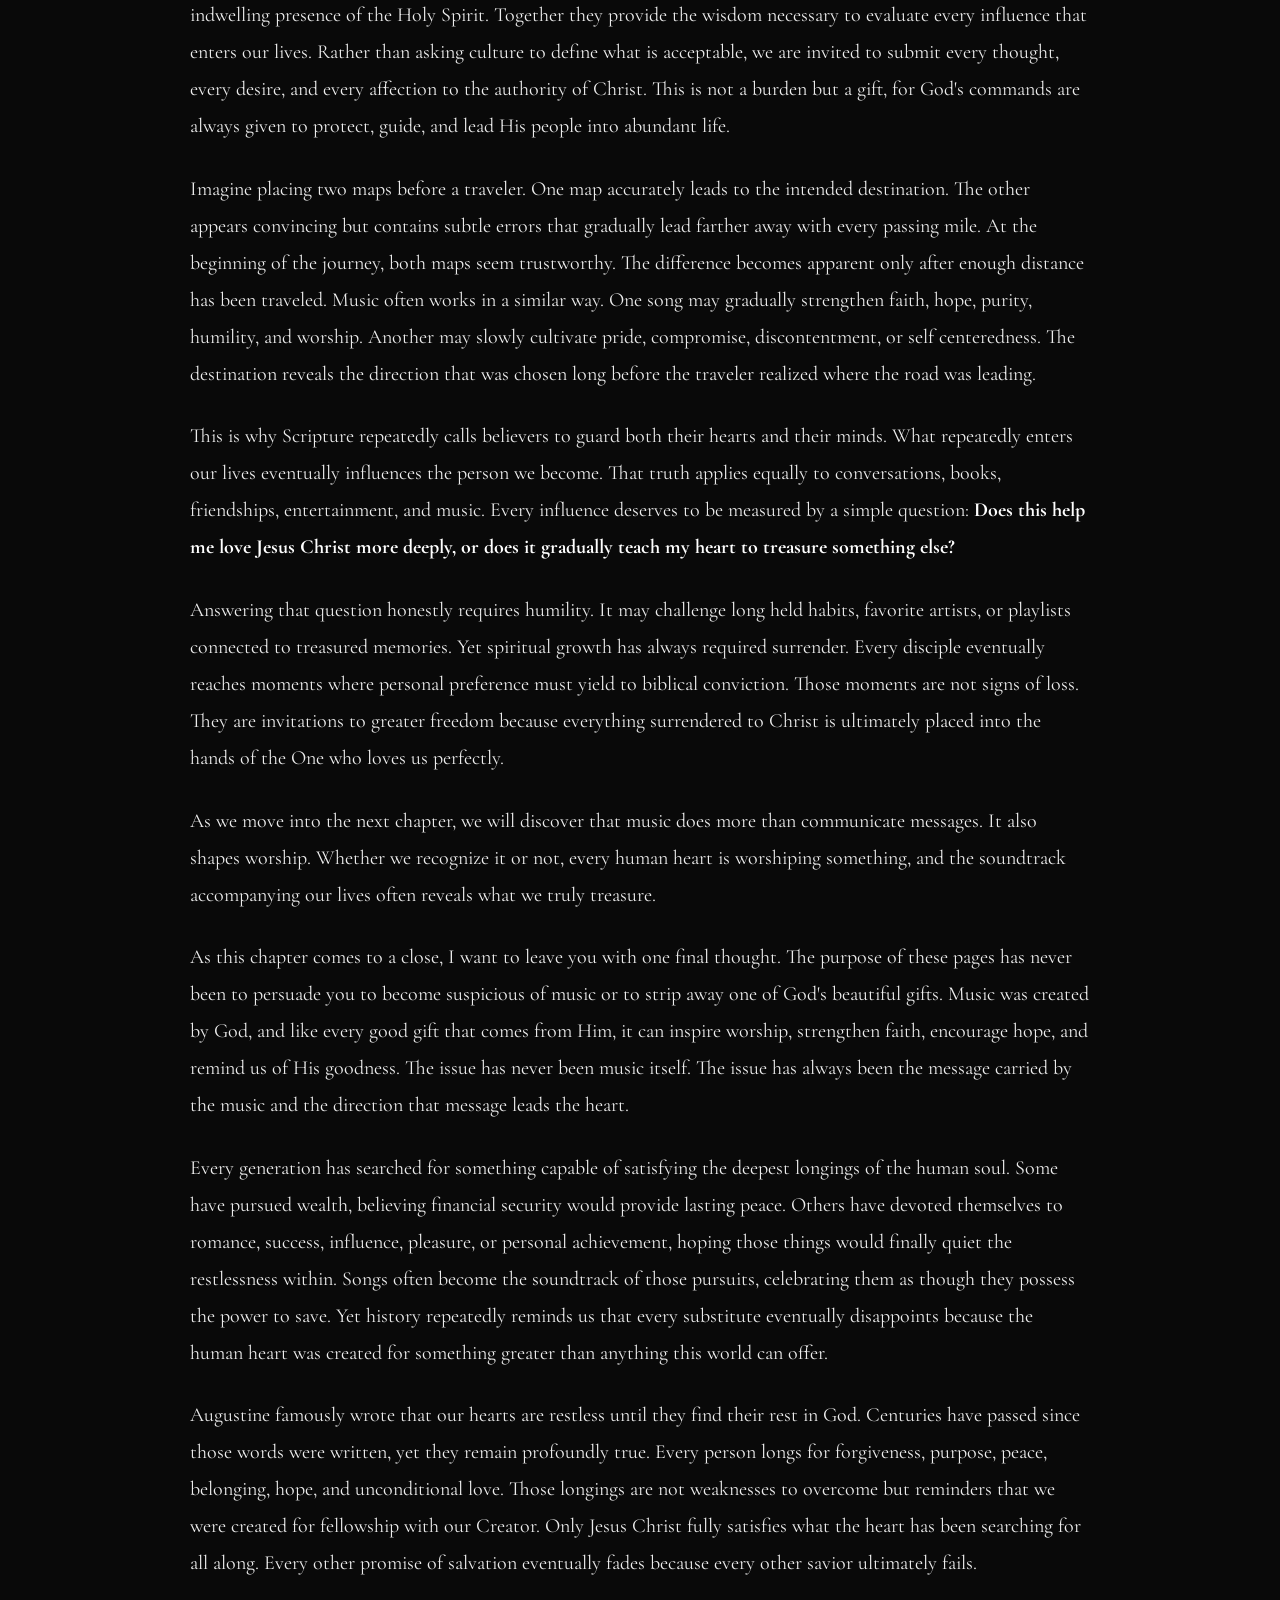
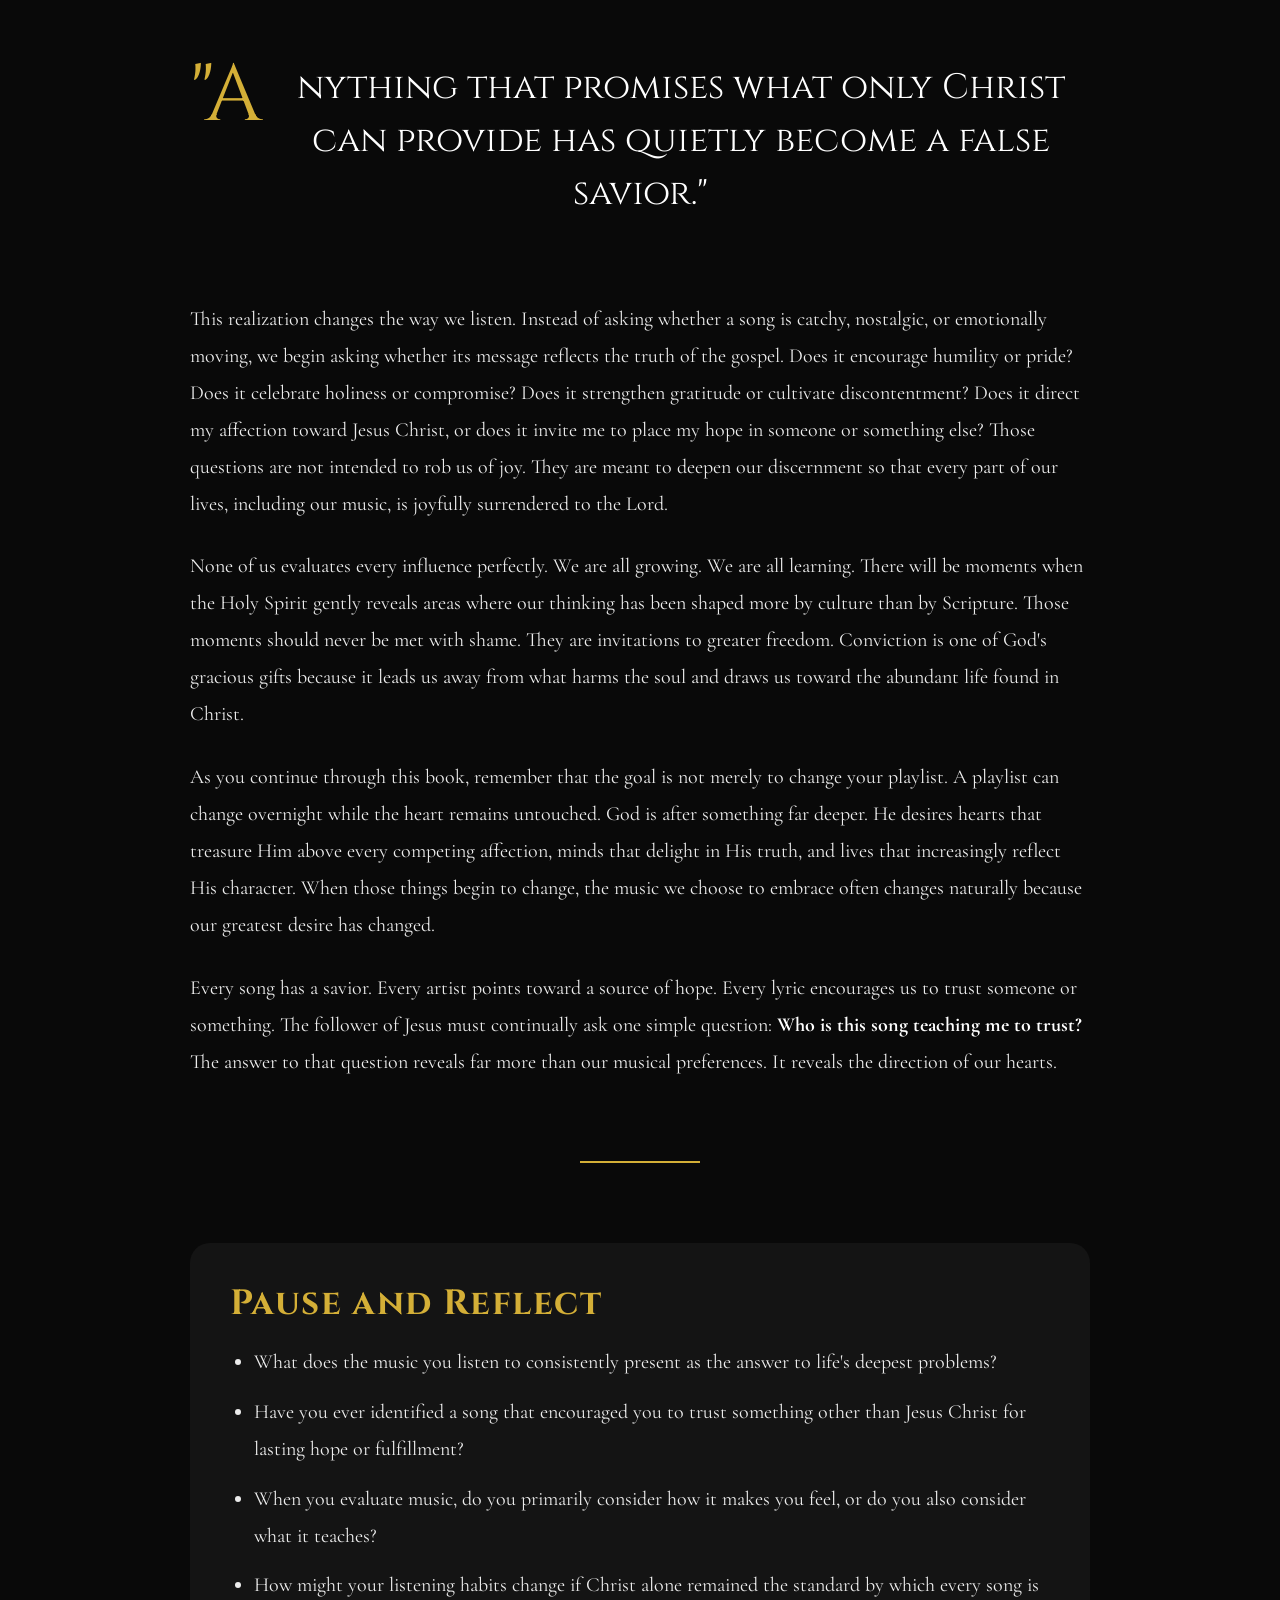
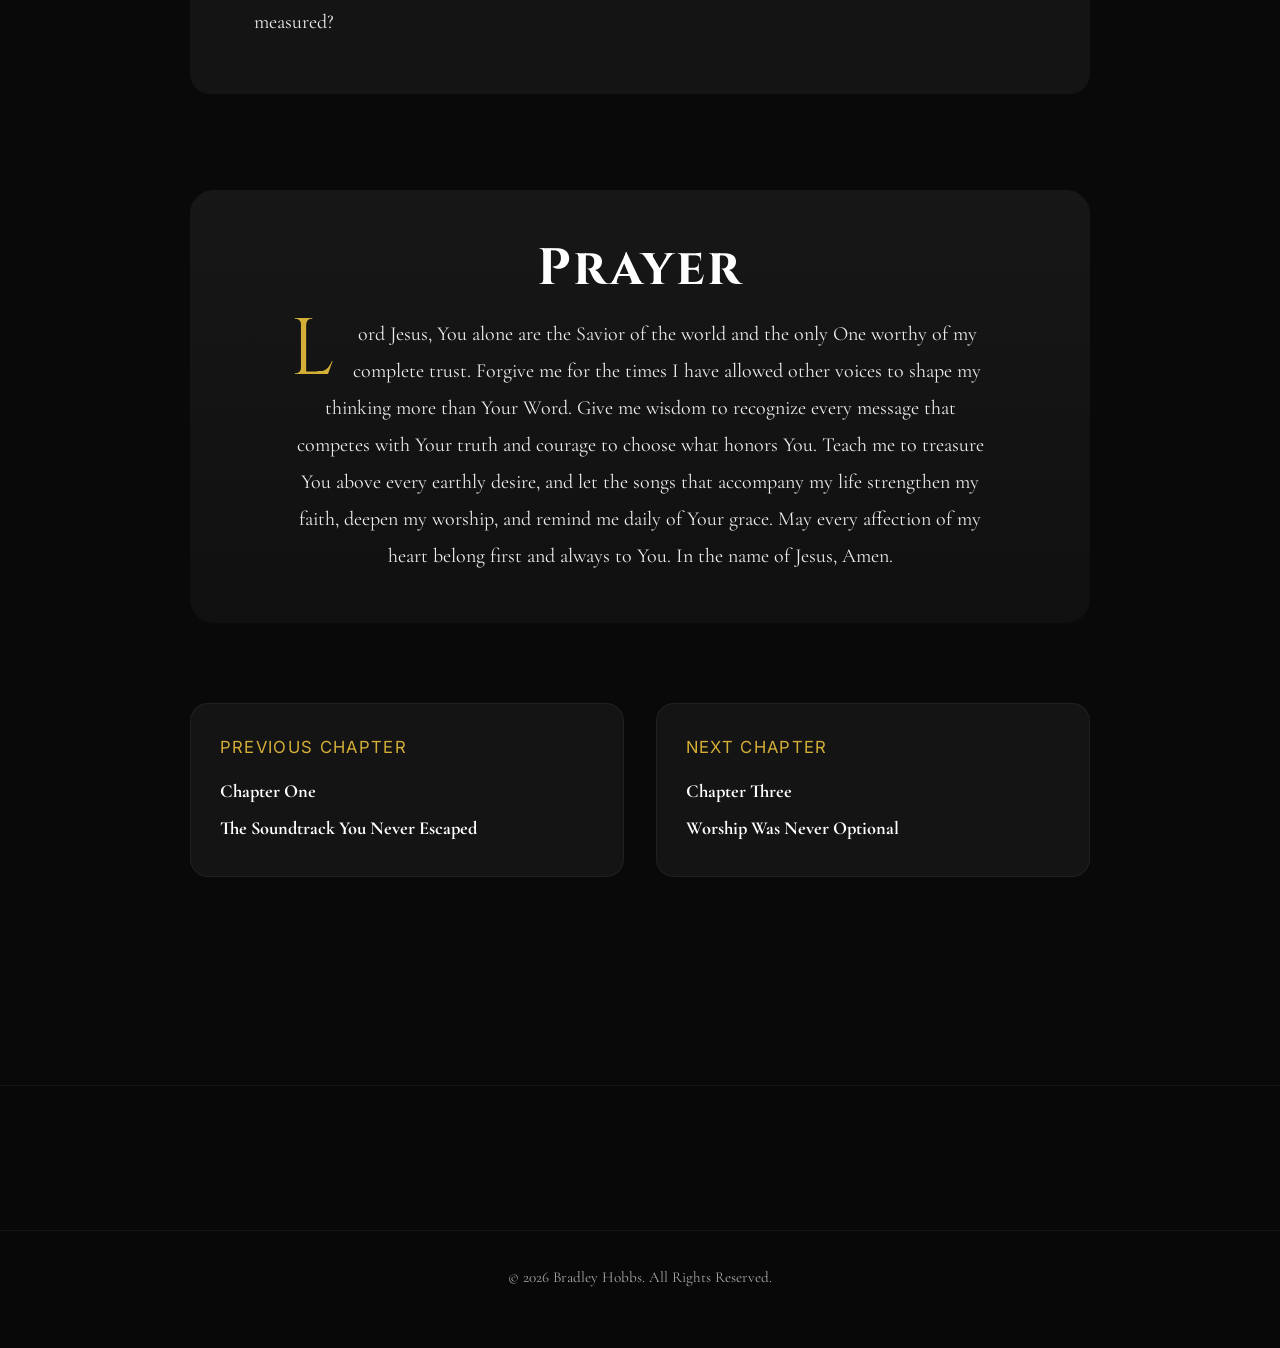
<file: chapter-2.html>
<!DOCTYPE html>

<html lang="en">

<head>

<meta charset="UTF-8">

<meta
name="viewport"
content="width=device-width, initial-scale=1.0">

<title>
Chapter Two | Every Song Has a Savior | Every Beat Has a Direction
</title>

<meta
name="description"
content="Chapter Two of Every Beat Has a Direction by Bradley Hobbs explores the message behind every song and asks what every lyric ultimately points the human heart toward.">

<meta
name="keywords"
content="Christian music, biblical worldview, Every Beat Has a Direction, Bradley Hobbs, discipleship, worship, music">

<meta
name="author"
content="Bradley Hobbs">

<meta
name="theme-color"
content="#090909">

<link
rel="preconnect"
href="https://fonts.googleapis.com">

<link
rel="preconnect"
href="https://fonts.gstatic.com"
crossorigin>

<link
href="https://fonts.googleapis.com/css2?family=Cinzel:wght@400;600;700&family=Cormorant+Garamond:wght@400;500;600;700&family=Inter:wght@300;400;500;600;700&display=swap"
rel="stylesheet">

<link
rel="stylesheet"
href="styles.css">

</head>

<body>

<header class="site-header">

<nav class="navbar">

<a
href="index.html"
class="logo">

<img
src="95F46EAD-DD44-4362-AA08-95CE1AE70089.png"
alt="Every Beat Has A Direction Logo">

<span>

Every Beat Has A Direction

</span>

</a>

<button
class="menu-toggle"
aria-label="Toggle Navigation">

<span></span>
<span></span>
<span></span>

</button>

<ul class="nav-menu">

<li>

<a href="index.html">

Home

</a>

</li>

<li>

<a href="about-book.html">

About the Book

</a>

</li>

<li>

<a
class="active"
href="begin-the-journey.html">

Begin the Journey

</a>

</li>

<li>

<a href="about.html">

Author

</a>

</li>

<li>

<a href="contact.html">

Contact

</a>

</li>

</ul>

</nav>

</header>

<main>

<section class="book-reading">

<header class="chapter-title fade-up">

<div class="chapter-label">

Chapter Two

</div>

<h1>

Every Song Has a Savior

</h1>

<p class="chapter-intro">

Every song offers an answer to the human heart. The question is whether that answer points us to Jesus Christ or invites us to trust something else.

</p>

</header>

<div class="reading-progress">

<div class="progress-bar"></div>

</div>

<div class="scripture fade-up">

<p>

"For where your treasure is, there will your heart be also."

</p>

<cite>

Matthew 6:21 (AMPC)

</cite>

</div>

<p>

In the previous chapter, we discovered that music is far more than background noise. It shapes our memories, strengthens our emotions, influences our thinking, and quietly forms our affections. Whether we acknowledge it or not, every song we repeatedly embrace leaves an impression upon the heart. If that is true, another question naturally follows. <strong>What exactly is every song teaching us?</strong>

</p>

<p>

Most people listen to music without ever asking that question. They judge songs by how they sound, how they make them feel, or how closely they are connected to meaningful moments in life. While those things certainly influence our musical preferences, they do not reach the deepest issue. Music is not simply something we hear. It is something we absorb. Every lyric communicates ideas, every melody reinforces emotion, and every repeated chorus quietly invites us to believe something about ourselves, about others, and ultimately about life itself.

</p>

<p>

Every songwriter begins with a conviction, whether they recognize it or not. Some write from hope. Others write from despair. Some celebrate forgiveness, while others glorify revenge. Some lift up faithfulness, humility, and sacrificial love, while others praise self indulgence, pride, lust, greed, or personal autonomy. Behind every song stands a particular understanding of what gives life meaning, what solves humanity's deepest problems, and what deserves our devotion.

</p>

<p>

That is why this chapter bears the title <strong>Every Song Has a Savior.</strong> Every song offers someone or something as the answer to the human condition. It may promise that love will heal every wound. It may insist that wealth will satisfy every longing. It may declare that pleasure is life's highest purpose or that personal freedom is the path to fulfillment. Some songs encourage listeners to trust themselves above everyone else, while others encourage dependence upon relationships, success, popularity, achievement, or power. Regardless of how beautifully those ideas are expressed, every song is pointing toward what it believes can save, satisfy, or complete the human heart.

</p>

<p>

The gospel makes a very different declaration. Scripture teaches that humanity's deepest need is not greater wealth, greater pleasure, greater popularity, or greater independence. Our deepest need is reconciliation with the God who created us. Sin separated us from Him, and no human achievement, philosophy, relationship, or earthly success can restore what sin has broken. Only Jesus Christ possesses the power to forgive sin, transform the heart, and reconcile humanity to God. Every other promise of salvation eventually proves unable to bear the weight placed upon it.

</p>

<div class="pull-quote fade-up">

<p>

"Every song is preaching a gospel. Every chorus points toward a hope. Every melody invites the heart to trust something."

</p>

</div>

<p>

This does not mean every songwriter intentionally seeks to replace Christ. Many artists simply write about their own experiences, fears, disappointments, victories, and desires. Yet those experiences inevitably communicate a worldview. They answer questions such as, <em>What matters most? What should I pursue? What should I fear? What should I love? Where should I place my hope?</em> Even when those questions are never asked directly, they are often answered indirectly through the stories songs tell.

</p>

<p>

Consider how frequently modern music presents romantic love as humanity's greatest source of meaning. Many songs suggest that finding the right person will finally make life complete, heal every broken place, remove loneliness, and satisfy the deepest longings of the soul. While love is undoubtedly one of God's beautiful gifts, it was never designed to carry the weight of ultimate hope. When another person becomes our savior, disappointment is inevitable because no human being was created to occupy the place that belongs to Christ alone.

</p>

<p>

Other songs promise significance through wealth, influence, or success. They encourage listeners to believe that enough money, recognition, or personal achievement will provide lasting peace. Yet history repeatedly demonstrates that people who possess tremendous wealth often remain restless, fearful, and empty. Possessions may provide comfort, but they cannot redeem the soul. Achievement may earn admiration, but it cannot cleanse the conscience. Success may impress the world, but it cannot reconcile us to God.

</p>

<p>

Still others proclaim self as the highest authority. Their message is simple: trust yourself, define your own truth, follow your own heart, and allow no one to question your desires. At first glance, such ideas may sound empowering. Scripture, however, reminds us that the human heart is deeply affected by sin and therefore cannot safely become its own final authority. A heart that refuses God's wisdom will eventually follow its own desires wherever they lead.

</p>


<div class="scripture fade-up">

<p>

"Beware lest any man spoil you through philosophy and vain deceit, after the tradition of men, after the rudiments of the world, and not after Christ."

</p>

<cite>

Colossians 2:8 (AMPC)

</cite>

</div>

<p>

The Apostle Paul warned believers to remain vigilant because not every voice speaks the truth. False ideas rarely announce themselves as false. Instead, they often arrive wrapped in language that sounds attractive, reasonable, and even inspiring. They appeal to our emotions before they ever challenge our convictions. Music has the unique ability to carry those ideas into the heart with remarkable effectiveness because it joins words with melody, rhythm, and repetition. Messages that might be questioned in ordinary conversation are often accepted without hesitation when they are set to music.

</p>

<p>

This is why songs are far more than entertainment. Every lyric teaches. Every chorus reinforces a belief. Every verse invites us to adopt a particular understanding of life. Whether the songwriter realizes it or not, every composition becomes an expression of what the writer believes about love, purpose, suffering, hope, identity, and truth. Those beliefs become the lesson, and the melody simply helps us remember it.

</p>

<p>

Throughout history, music has always served as a teacher. Nations have used songs to preserve their history. Families have passed down traditions through music. Churches have taught doctrine through hymns, and missionaries have used songs to help new believers remember Scripture. Long before many people could read, they learned truth by singing it. Music has always been one of humanity's greatest classrooms.

</p>

<div class="pull-quote fade-up">

<p>

"The melody may capture your attention, but it is the message that quietly captures your heart."

</p>

</div>

<p>

If music can teach truth, it can also teach error. The same gift God designed to strengthen faith may be used to normalize attitudes, desires, and beliefs that stand in opposition to His Word. This does not happen overnight. Very few people suddenly abandon biblical convictions because of a single song. Rather, the process is usually gradual. The same message is heard again and again until it becomes familiar. Familiarity eventually produces acceptance, and acceptance often shapes conviction.

</p>

<p>

Consider how often popular music presents happiness as life's highest goal. Countless songs suggest that fulfillment comes from following every desire, removing every restriction, and refusing anyone who dares question our choices. According to that message, freedom means living without accountability, and love means unconditional approval of whatever the heart desires. While those ideas may sound appealing, they differ greatly from the freedom Christ describes. Biblical freedom is not the absence of truth but the joyful ability to live within it.

</p>

<p>

Other songs present anger as strength, revenge as justice, and selfish ambition as wisdom. Some glorify lifestyles that Scripture consistently warns against, while others encourage listeners to trust wealth, romance, fame, or personal success as though those things possess the power to satisfy the deepest needs of the soul. Every one of those messages offers an alternative gospel. Each proposes its own version of salvation, promising fulfillment while quietly directing the heart away from its true Redeemer.

</p>

<div class="key-thought fade-up">

<h3>

Key Thought

</h3>

<p>

Every worldview offers a savior. The Christian question is not whether a song offers hope, but whether the hope it offers is found in Jesus Christ or in something that can never truly satisfy.

</p>

</div>

<p>

Jesus declared, "I am the way, the truth, and the life." That statement leaves no room for competing saviors. If Christ alone is the source of eternal life, then every promise of ultimate fulfillment apart from Him is ultimately empty. It may satisfy temporarily. It may entertain, comfort, or distract for a season. Yet no song, philosophy, relationship, possession, or personal achievement can accomplish what only the cross and the resurrection have made possible.

</p>

<p>

This realization changes the way we listen. Instead of asking only whether we enjoy a song, we begin asking better questions. What vision of life is this artist presenting? What does this song celebrate? What does it encourage me to pursue? If I believed this message completely, where would it lead my heart? Those questions move us beyond preference and into discernment, allowing Scripture rather than emotion to become the standard by which every influence is measured.

</p>

<p>

For followers of Jesus Christ, listening becomes an act of stewardship. We recognize that our hearts belong to the Lord and that every influence we willingly embrace contributes in some measure to the person we are becoming. Music is no exception. Every playlist is shaping affections, reinforcing priorities, and quietly helping to answer life's greatest questions. The only issue is whether those answers agree with the gospel or compete with it.

</p>

<p>

This does not mean believers must become fearful of every song they hear. Fear is not the goal. Wisdom is. Mature disciples do not panic when they encounter competing ideas because they have learned to evaluate everything through the truth of God's Word. The stronger our understanding of the gospel becomes, the easier it is to recognize messages that subtly imitate truth while leading the heart somewhere entirely different.

</p>


<div class="scripture fade-up">

<p>

"Beloved, do not believe every spirit, but test the spirits to discover whether they proceed from God; for many false prophets have gone forth into the world."

</p>

<cite>

1 John 4:1 (AMPC)

</cite>

</div>

<p>

The Apostle John encouraged believers to test every spirit because truth and deception often appear remarkably similar on the surface. The same principle applies to every influence that seeks entrance into the heart. Discernment does not begin by asking whether something is enjoyable. It begins by asking whether it is true. That question has never been more important than it is today, when music accompanies nearly every moment of our lives.

</p>

<p>

Every day we hear messages about identity, purpose, relationships, success, sexuality, forgiveness, happiness, and hope. Some of those messages agree with the Scriptures, while others quietly challenge them. The danger is that repeated exposure often causes us to stop noticing the difference. Familiarity has a way of lowering our guard, and once our guard is lowered, ideas that once seemed foreign can gradually begin to feel normal.

</p>

<p>

That is one reason Jesus repeatedly warned His followers to remain watchful. Spiritual deception rarely arrives with an obvious warning. Instead, it often borrows the language of truth while changing its meaning. It promises freedom while leading to bondage. It celebrates self expression while encouraging self worship. It speaks of love while removing holiness. It offers peace while ignoring repentance. The counterfeit rarely appears completely false. It simply substitutes something less than Christ while presenting it as enough.

</p>

<div class="pull-quote fade-up">

<p>

"A counterfeit gospel does not always deny Jesus. Sometimes it simply offers something else in His place."

</p>

</div>

<p>

Many songs do exactly that. They present good gifts as ultimate gifts. Love becomes a savior. Wealth becomes a savior. Fame becomes a savior. Pleasure becomes a savior. Personal freedom becomes a savior. Even family, career, influence, or personal dreams can quietly assume a place in the heart that belongs to Christ alone. None of those things are necessarily evil in themselves. They become dangerous only when they are expected to accomplish what only Jesus Christ can accomplish.

</p>

<p>

The Bible continually reminds us that idols are not limited to carved images of stone or wood. An idol is anything that captures the devotion, trust, or affection that rightly belongs to God. Because music speaks so powerfully to the emotions, it can strengthen those misplaced affections without us ever realizing it. A song repeated hundreds of times has the potential to reinforce desires that eventually shape decisions, habits, relationships, and ultimately the direction of an entire life.

</p>

<p>

This is why Christians should never evaluate music only by asking whether it contains offensive language or explicit content. While those concerns certainly matter, the conversation must go deeper. Some songs contain no profanity and yet quietly promote a worldview completely detached from God's truth. Others may sound uplifting while encouraging pride, self reliance, bitterness, or the pursuit of temporary pleasures as though they were life's highest purpose. Discernment requires more than listening with our ears. It requires listening with renewed minds shaped by Scripture.

</p>

<div class="key-thought fade-up">

<h3>

Key Thought

</h3>

<p>

The greatest danger is not always the song that openly rejects Christ. Sometimes it is the song that quietly convinces us we no longer need Him.

</p>

</div>

<p>

As believers, we have been given something the world does not possess. We have the Word of God and the indwelling presence of the Holy Spirit. Together they provide the wisdom necessary to evaluate every influence that enters our lives. Rather than asking culture to define what is acceptable, we are invited to submit every thought, every desire, and every affection to the authority of Christ. This is not a burden but a gift, for God's commands are always given to protect, guide, and lead His people into abundant life.

</p>

<p>

Imagine placing two maps before a traveler. One map accurately leads to the intended destination. The other appears convincing but contains subtle errors that gradually lead farther away with every passing mile. At the beginning of the journey, both maps seem trustworthy. The difference becomes apparent only after enough distance has been traveled. Music often works in a similar way. One song may gradually strengthen faith, hope, purity, humility, and worship. Another may slowly cultivate pride, compromise, discontentment, or self centeredness. The destination reveals the direction that was chosen long before the traveler realized where the road was leading.

</p>

<p>

This is why Scripture repeatedly calls believers to guard both their hearts and their minds. What repeatedly enters our lives eventually influences the person we become. That truth applies equally to conversations, books, friendships, entertainment, and music. Every influence deserves to be measured by a simple question: <strong>Does this help me love Jesus Christ more deeply, or does it gradually teach my heart to treasure something else?</strong>

</p>

<p>

Answering that question honestly requires humility. It may challenge long held habits, favorite artists, or playlists connected to treasured memories. Yet spiritual growth has always required surrender. Every disciple eventually reaches moments where personal preference must yield to biblical conviction. Those moments are not signs of loss. They are invitations to greater freedom because everything surrendered to Christ is ultimately placed into the hands of the One who loves us perfectly.

</p>

<p>

As we move into the next chapter, we will discover that music does more than communicate messages. It also shapes worship. Whether we recognize it or not, every human heart is worshiping something, and the soundtrack accompanying our lives often reveals what we truly treasure.

</p>


<p>

As this chapter comes to a close, I want to leave you with one final thought. The purpose of these pages has never been to persuade you to become suspicious of music or to strip away one of God's beautiful gifts. Music was created by God, and like every good gift that comes from Him, it can inspire worship, strengthen faith, encourage hope, and remind us of His goodness. The issue has never been music itself. The issue has always been the message carried by the music and the direction that message leads the heart.

</p>

<p>

Every generation has searched for something capable of satisfying the deepest longings of the human soul. Some have pursued wealth, believing financial security would provide lasting peace. Others have devoted themselves to romance, success, influence, pleasure, or personal achievement, hoping those things would finally quiet the restlessness within. Songs often become the soundtrack of those pursuits, celebrating them as though they possess the power to save. Yet history repeatedly reminds us that every substitute eventually disappoints because the human heart was created for something greater than anything this world can offer.

</p>

<p>

Augustine famously wrote that our hearts are restless until they find their rest in God. Centuries have passed since those words were written, yet they remain profoundly true. Every person longs for forgiveness, purpose, peace, belonging, hope, and unconditional love. Those longings are not weaknesses to overcome but reminders that we were created for fellowship with our Creator. Only Jesus Christ fully satisfies what the heart has been searching for all along. Every other promise of salvation eventually fades because every other savior ultimately fails.

</p>

<div class="pull-quote fade-up">

<p>

"Anything that promises what only Christ can provide has quietly become a false savior."

</p>

</div>

<p>

This realization changes the way we listen. Instead of asking whether a song is catchy, nostalgic, or emotionally moving, we begin asking whether its message reflects the truth of the gospel. Does it encourage humility or pride? Does it celebrate holiness or compromise? Does it strengthen gratitude or cultivate discontentment? Does it direct my affection toward Jesus Christ, or does it invite me to place my hope in someone or something else? Those questions are not intended to rob us of joy. They are meant to deepen our discernment so that every part of our lives, including our music, is joyfully surrendered to the Lord.

</p>

<p>

None of us evaluates every influence perfectly. We are all growing. We are all learning. There will be moments when the Holy Spirit gently reveals areas where our thinking has been shaped more by culture than by Scripture. Those moments should never be met with shame. They are invitations to greater freedom. Conviction is one of God's gracious gifts because it leads us away from what harms the soul and draws us toward the abundant life found in Christ.

</p>

<p>

As you continue through this book, remember that the goal is not merely to change your playlist. A playlist can change overnight while the heart remains untouched. God is after something far deeper. He desires hearts that treasure Him above every competing affection, minds that delight in His truth, and lives that increasingly reflect His character. When those things begin to change, the music we choose to embrace often changes naturally because our greatest desire has changed.

</p>

<p>

Every song has a savior. Every artist points toward a source of hope. Every lyric encourages us to trust someone or something. The follower of Jesus must continually ask one simple question: <strong>Who is this song teaching me to trust?</strong> The answer to that question reveals far more than our musical preferences. It reveals the direction of our hearts.

</p>

<div class="chapter-divider"></div>

<div class="reflection fade-up">

<h3>

Pause and Reflect

</h3>

<ul>

<li>

What does the music you listen to consistently present as the answer to life's deepest problems?

</li>

<li>

Have you ever identified a song that encouraged you to trust something other than Jesus Christ for lasting hope or fulfillment?

</li>

<li>

When you evaluate music, do you primarily consider how it makes you feel, or do you also consider what it teaches?

</li>

<li>

How might your listening habits change if Christ alone remained the standard by which every song is measured?

</li>

</ul>

</div>

<div class="chapter-prayer fade-up">

<h2>

Prayer

</h2>

<p>

Lord Jesus, You alone are the Savior of the world and the only One worthy of my complete trust. Forgive me for the times I have allowed other voices to shape my thinking more than Your Word. Give me wisdom to recognize every message that competes with Your truth and courage to choose what honors You. Teach me to treasure You above every earthly desire, and let the songs that accompany my life strengthen my faith, deepen my worship, and remind me daily of Your grace. May every affection of my heart belong first and always to You. In the name of Jesus, Amen.

</p>

</div>

<nav class="chapter-navigation">

<a
href="chapter-1.html"
class="previous-chapter">

<small>

Previous Chapter

</small>

<strong>

Chapter One<br>

The Soundtrack You Never Escaped

</strong>

</a>

<a
href="chapter-3.html"
class="next-chapter">

<small>

Next Chapter

</small>

<strong>

Chapter Three<br>

Worship Was Never Optional

</strong>

</a>

</nav>

</section>

</main>

<footer class="site-footer">

<div class="footer-bottom">

<p>

&copy; <span class="year"></span> Bradley Hobbs. All Rights Reserved.

</p>

</div>

</footer>

<a
href="#"
class="back-top"
aria-label="Back to top">

↑

</a>

<script src="main.js"></script>

</body>

</html>
</file>
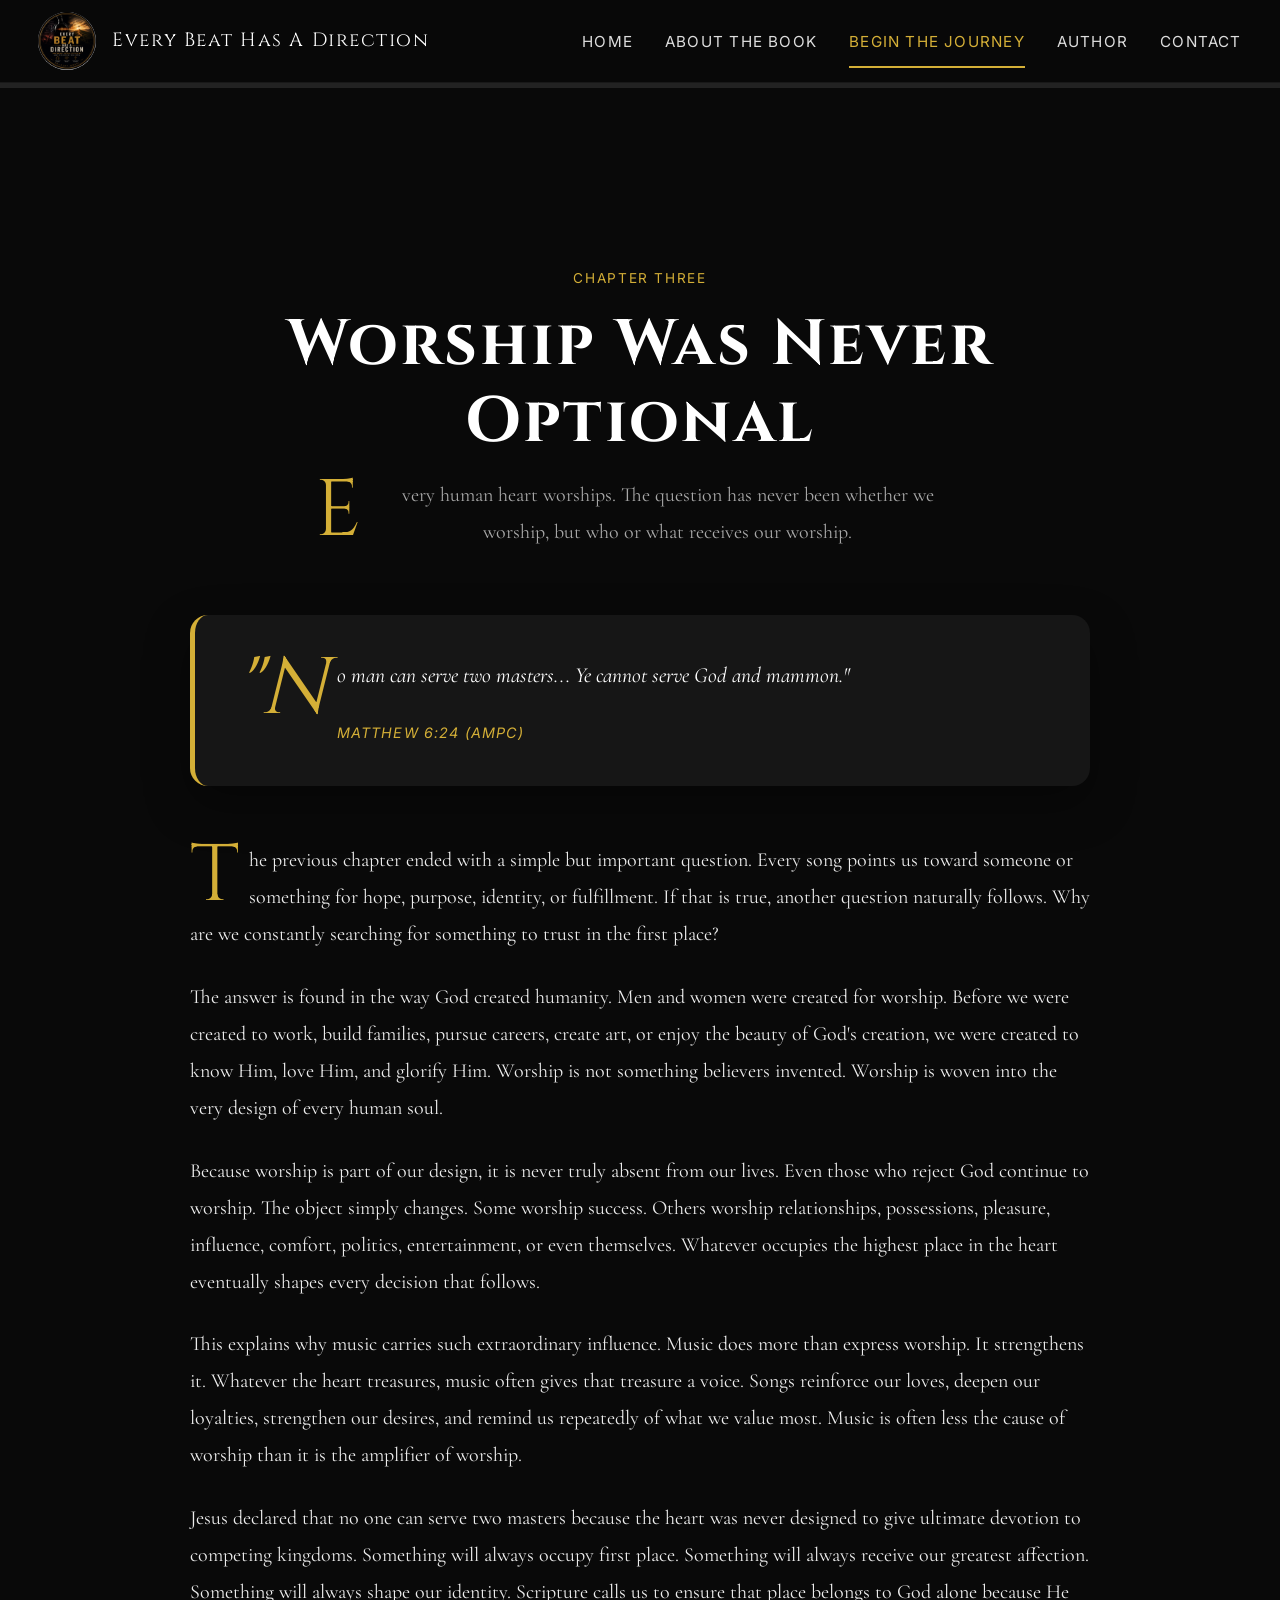
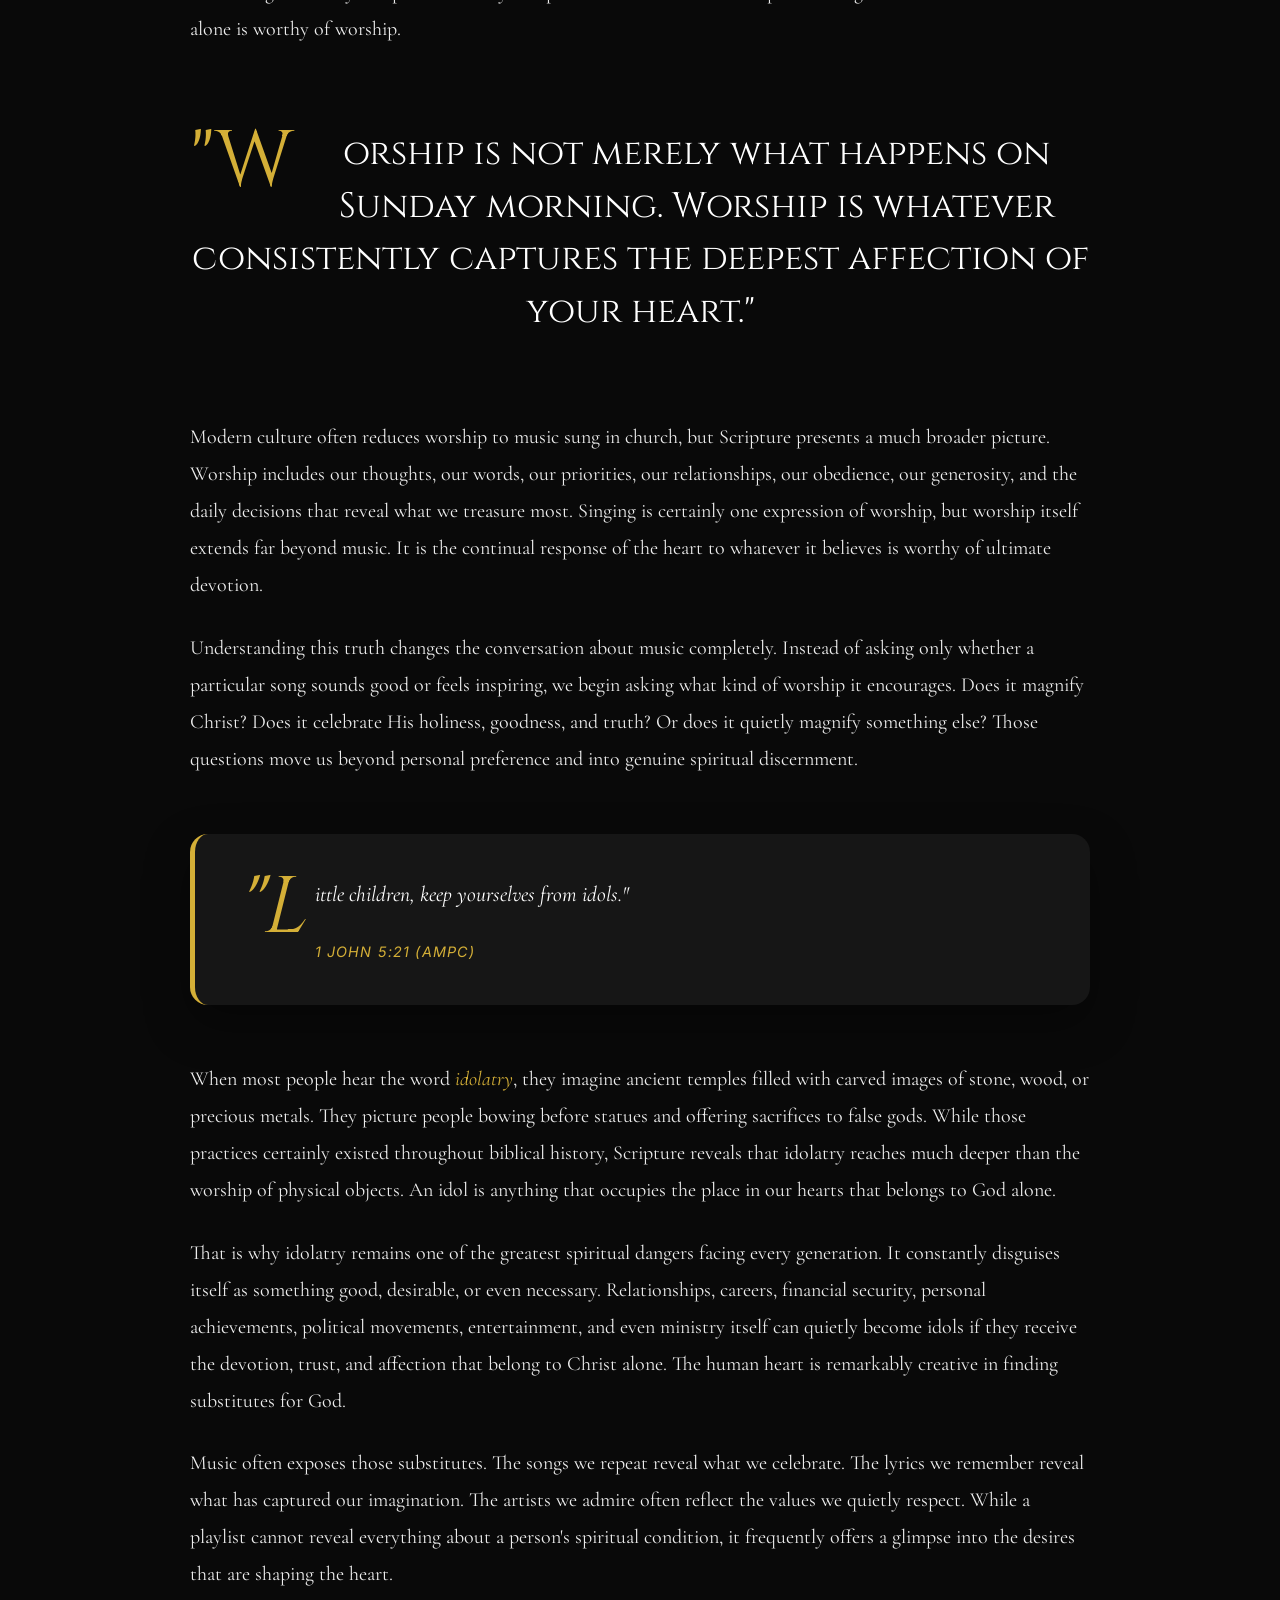
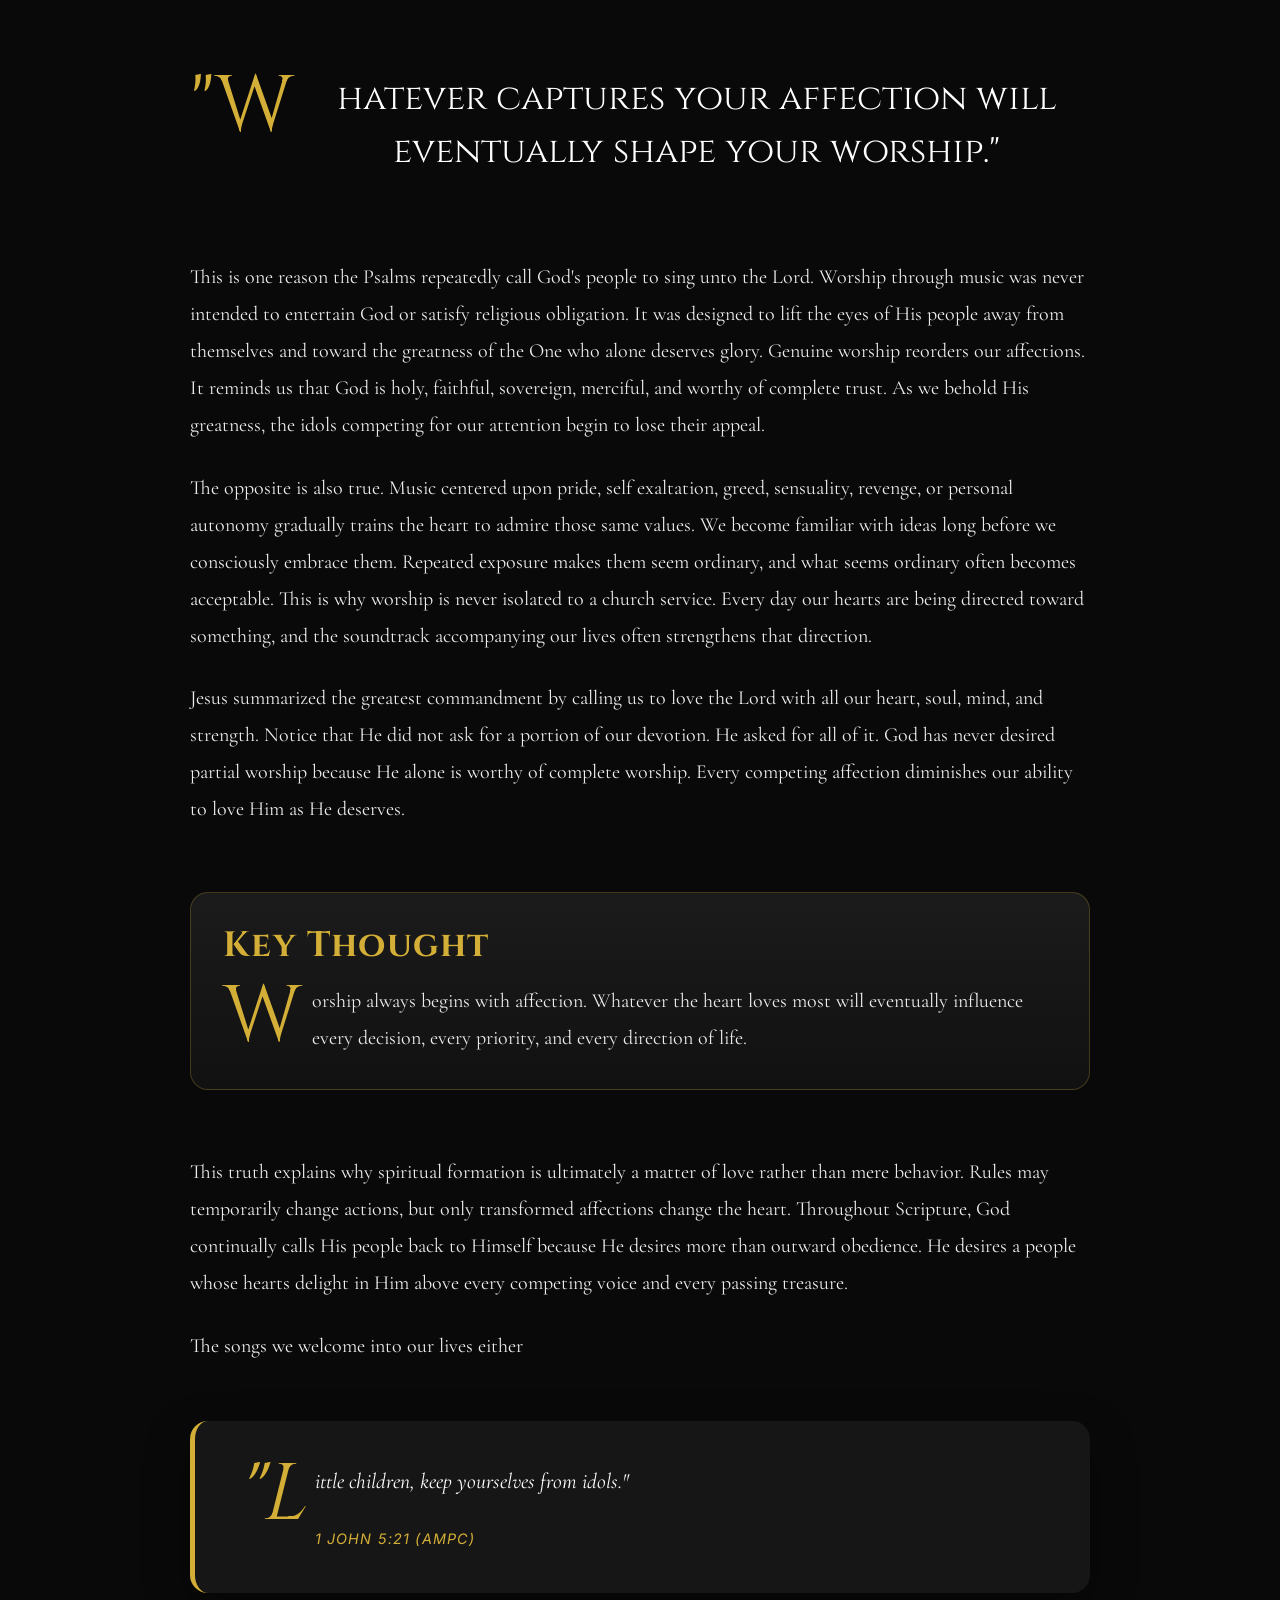
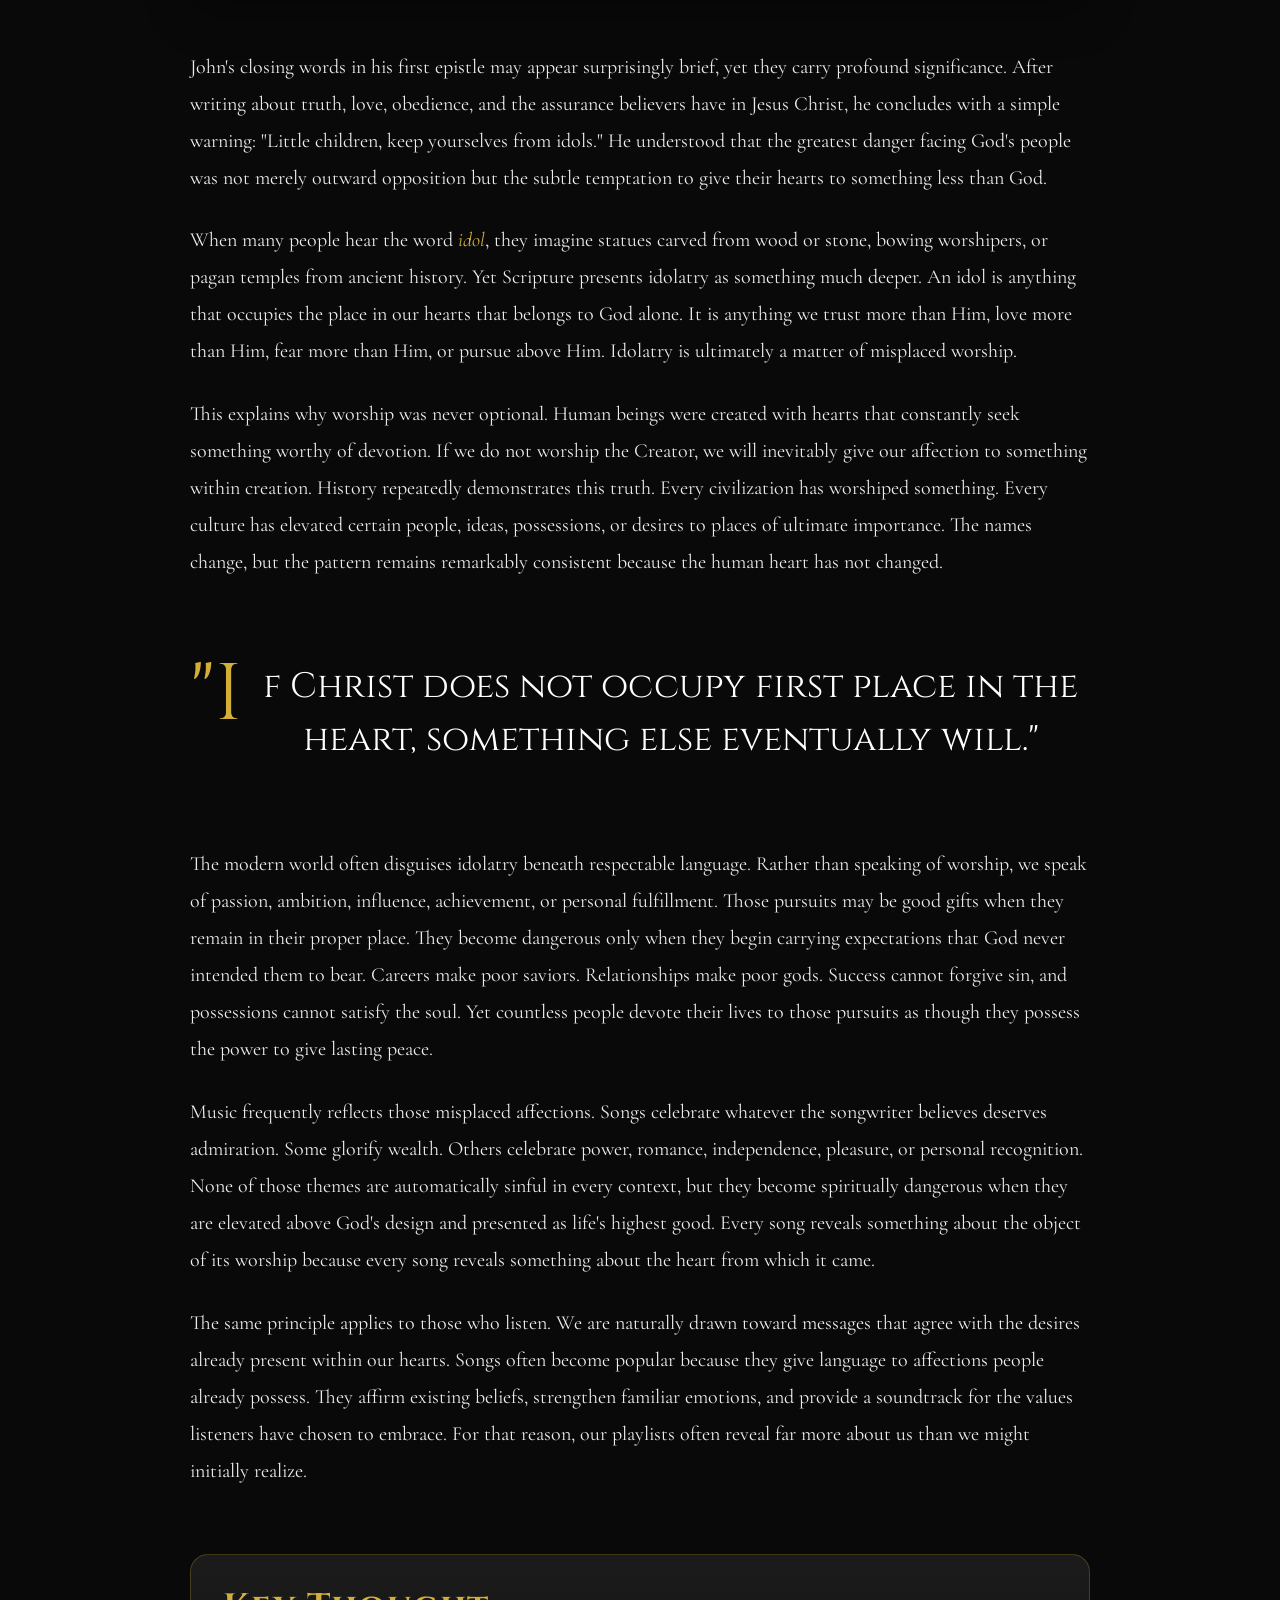
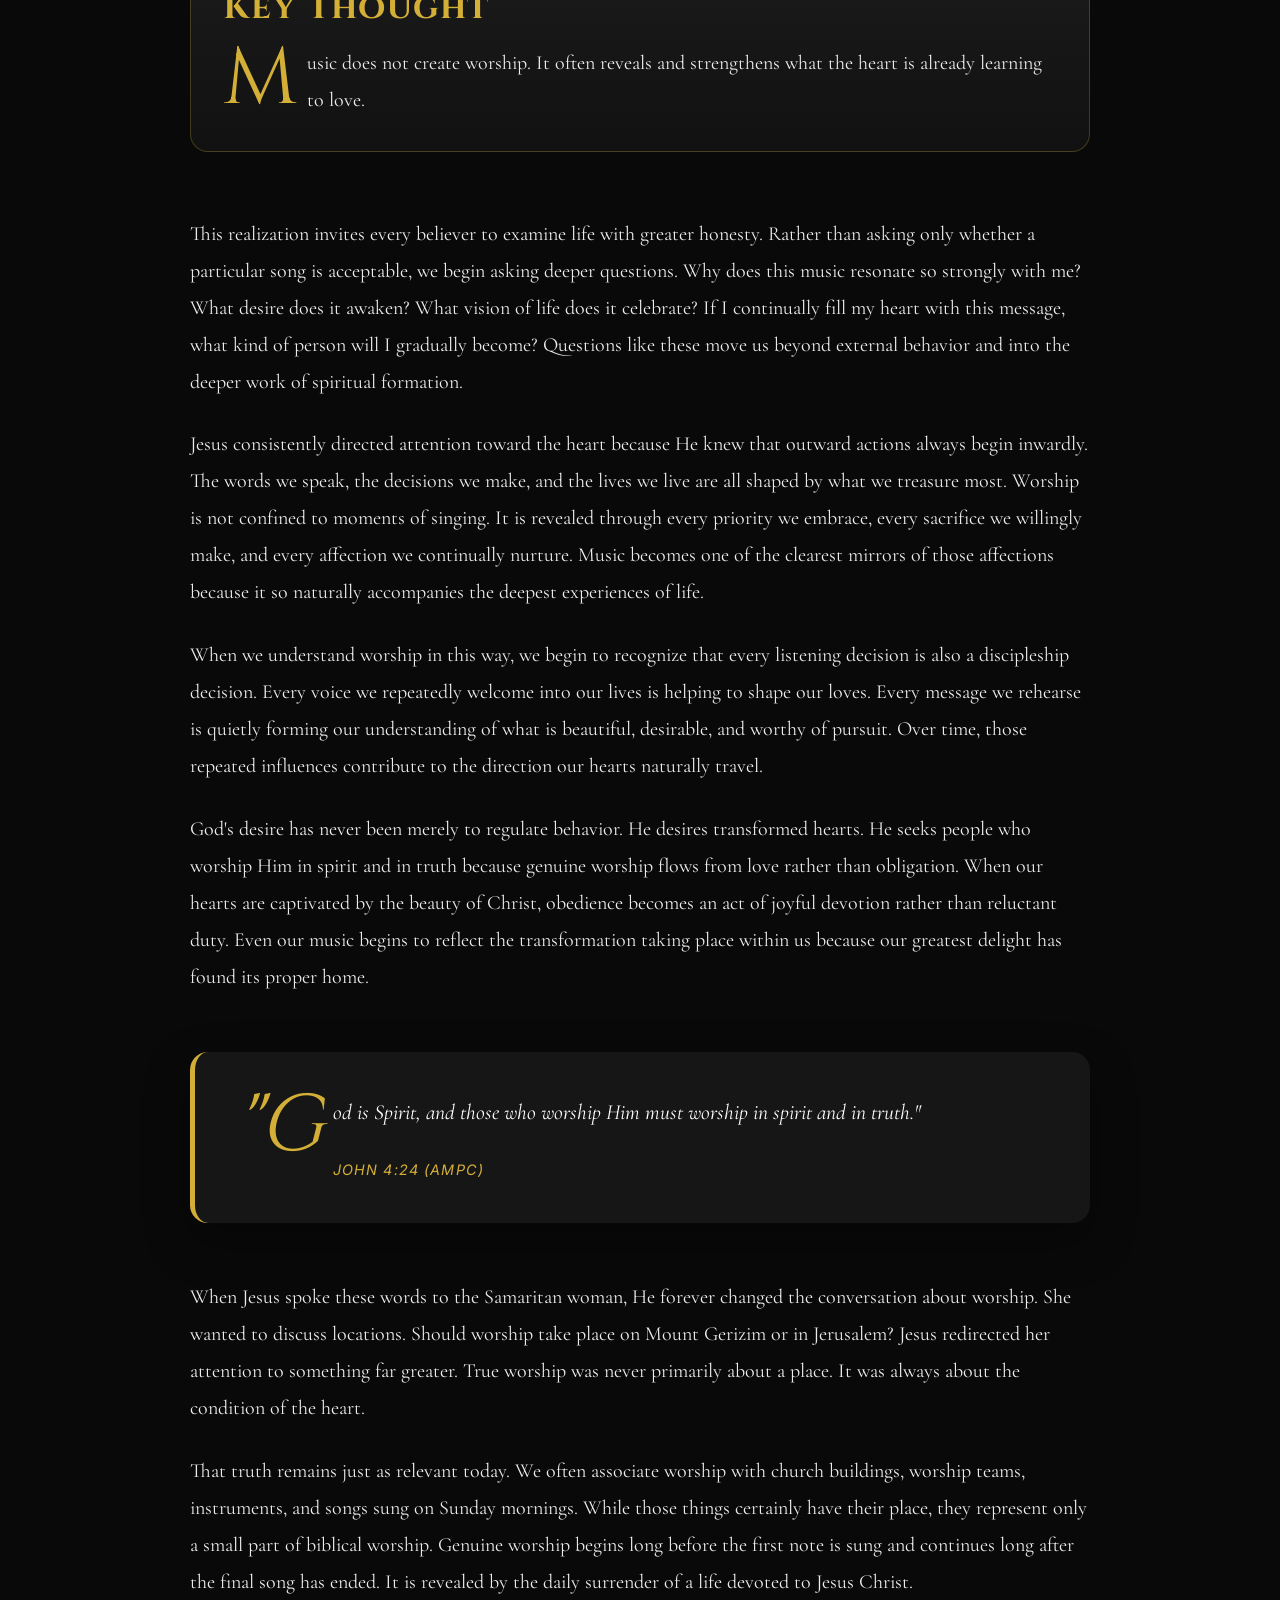
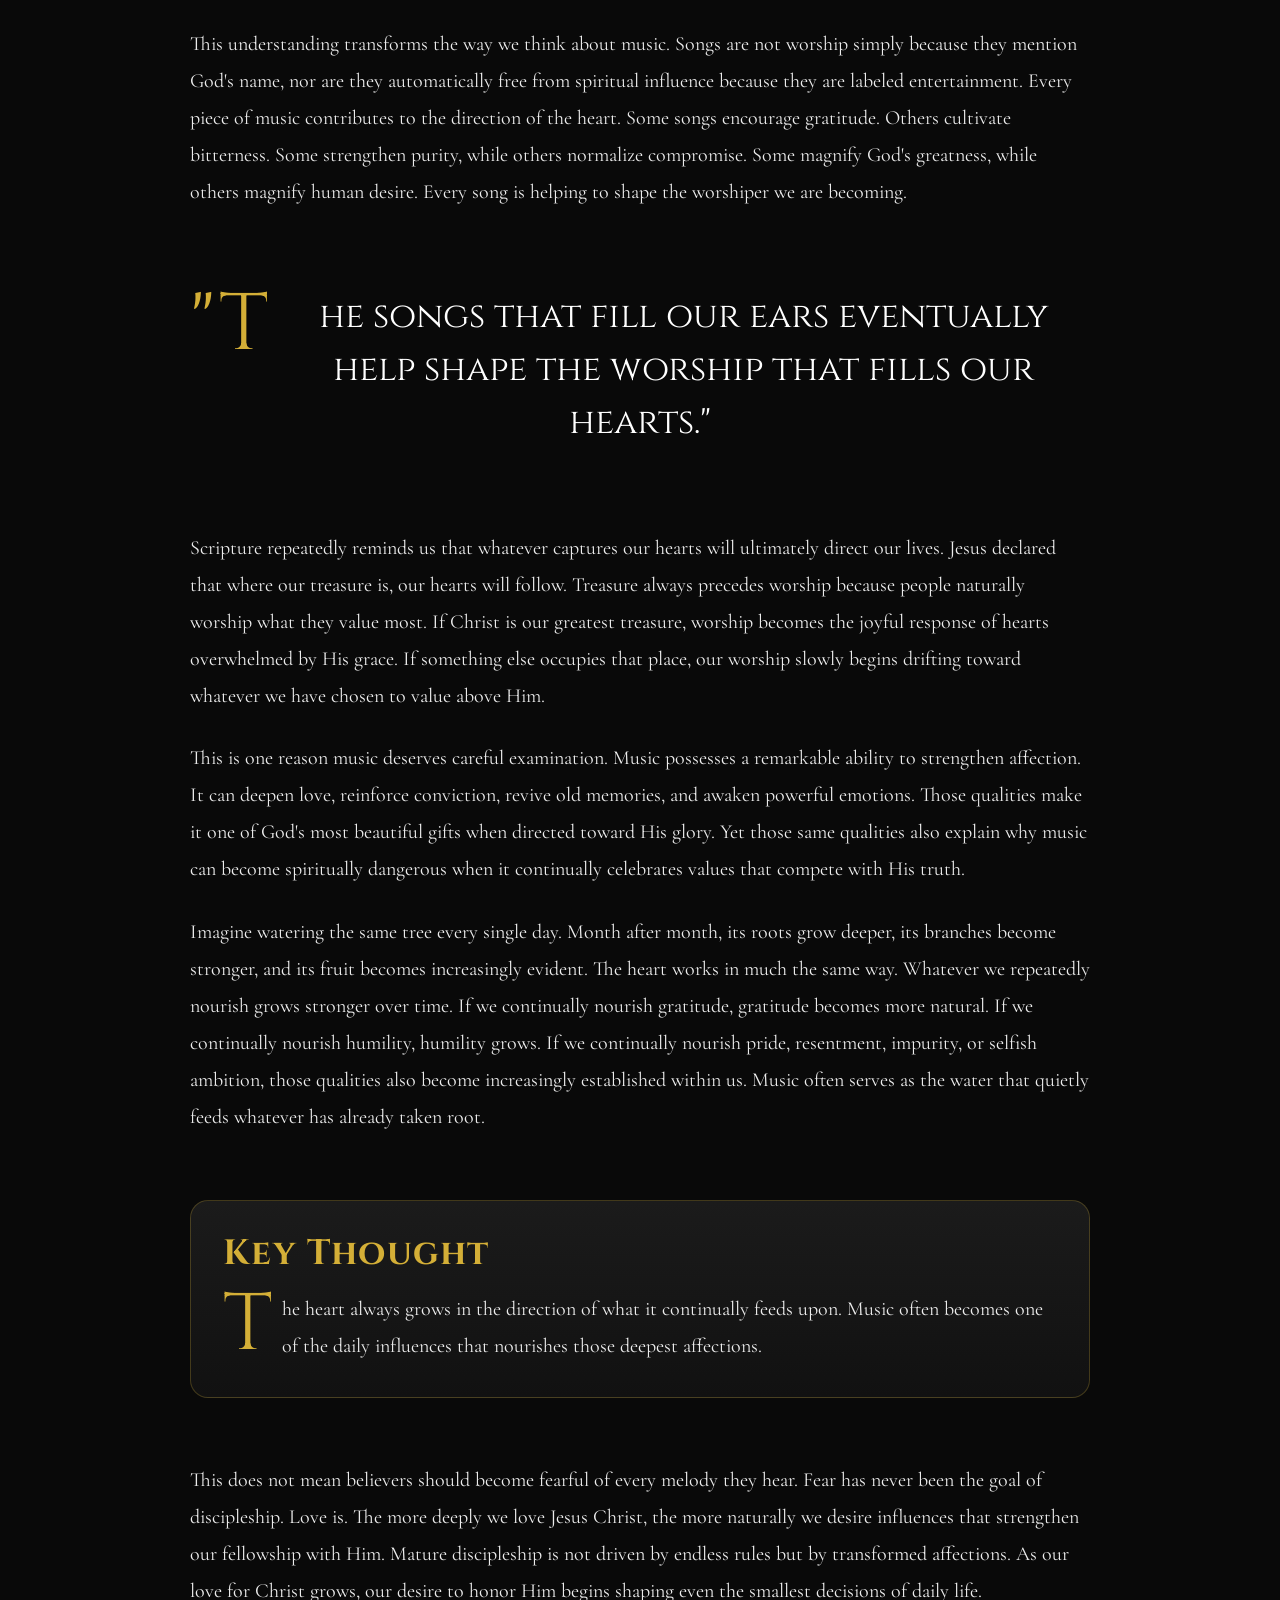
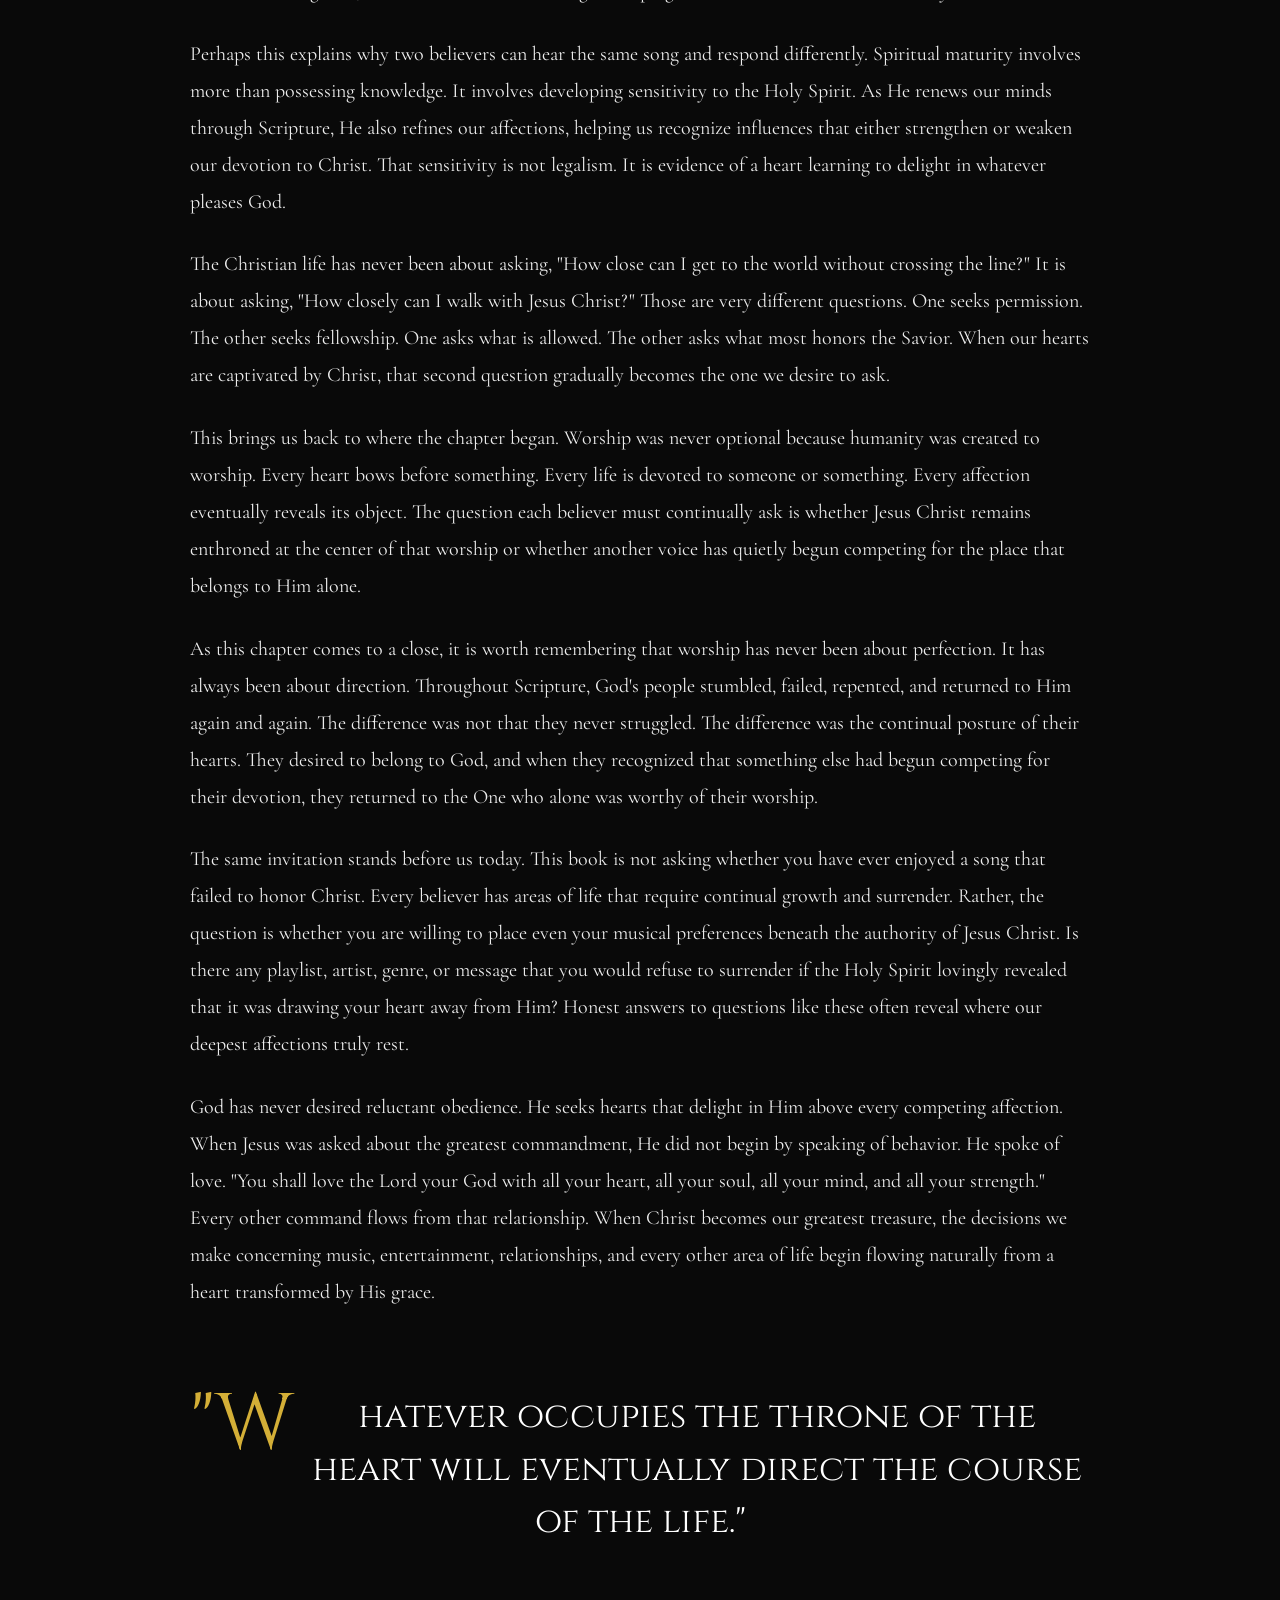
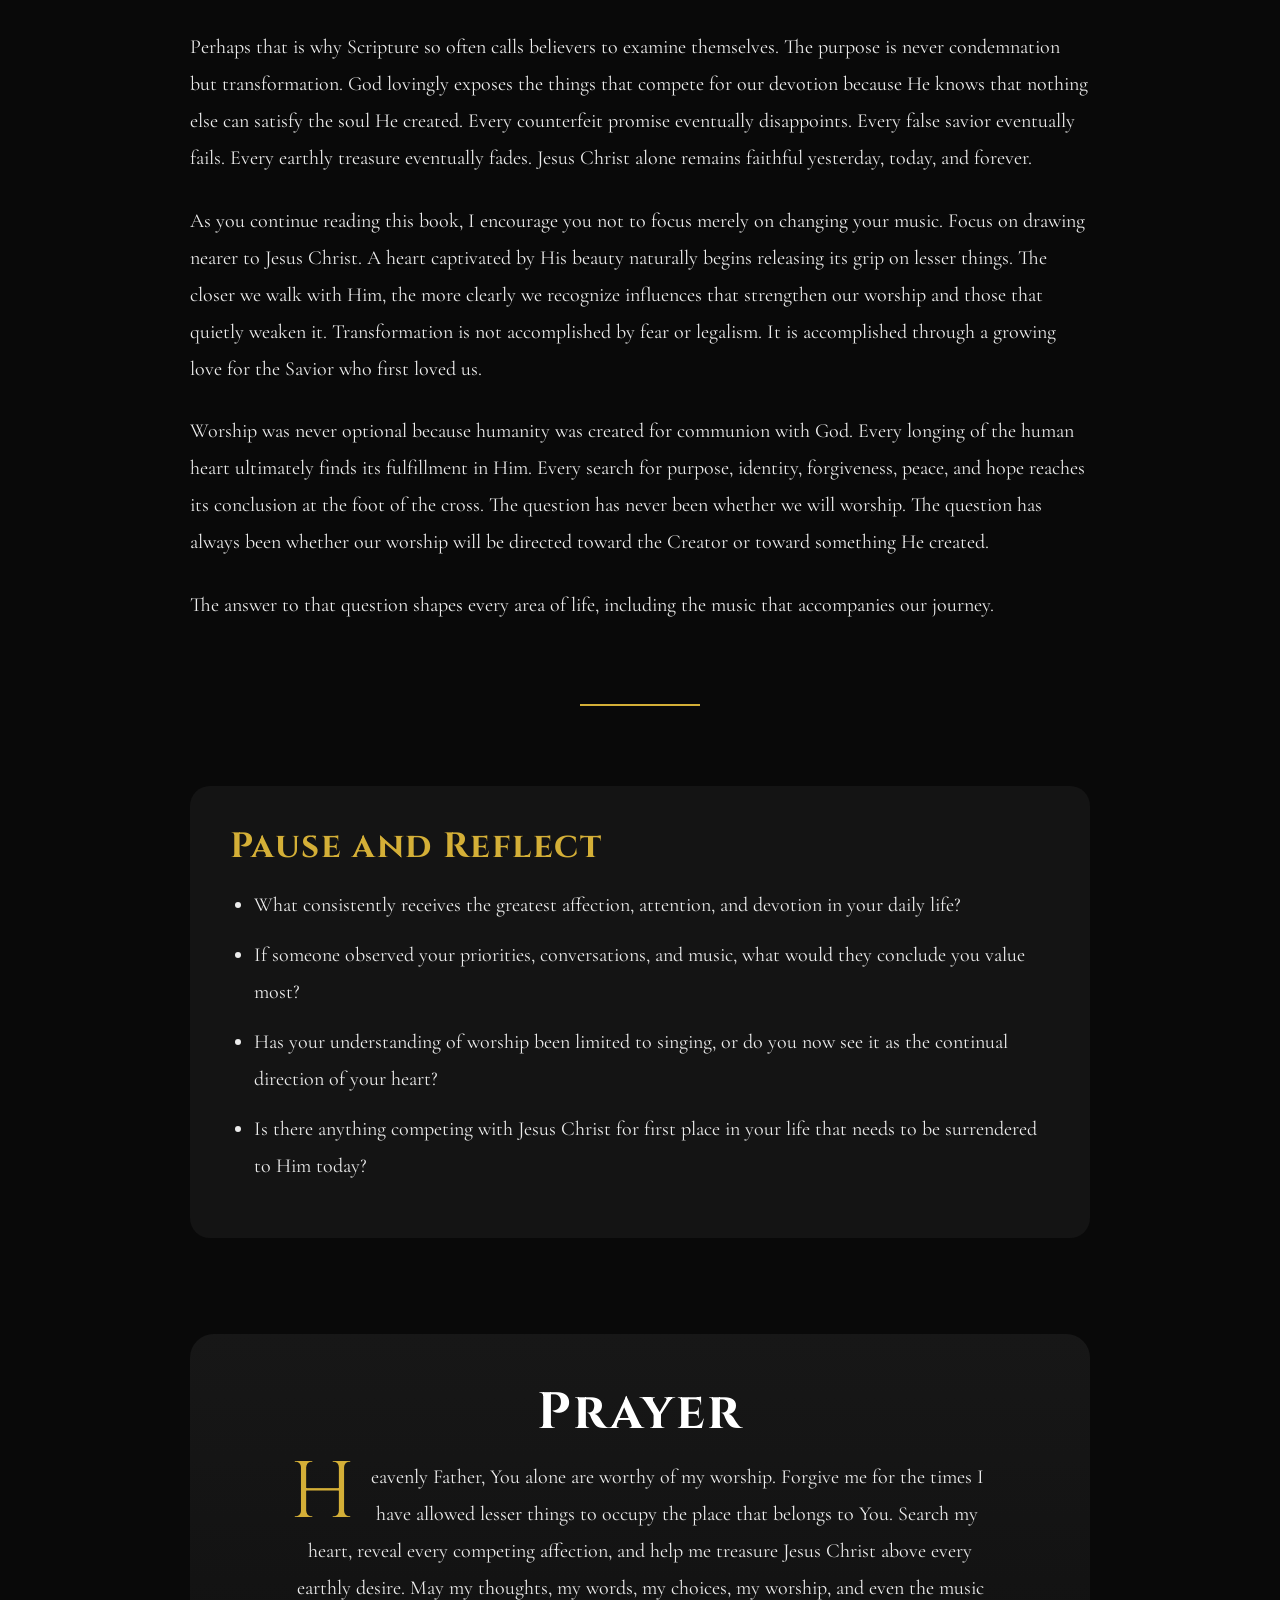
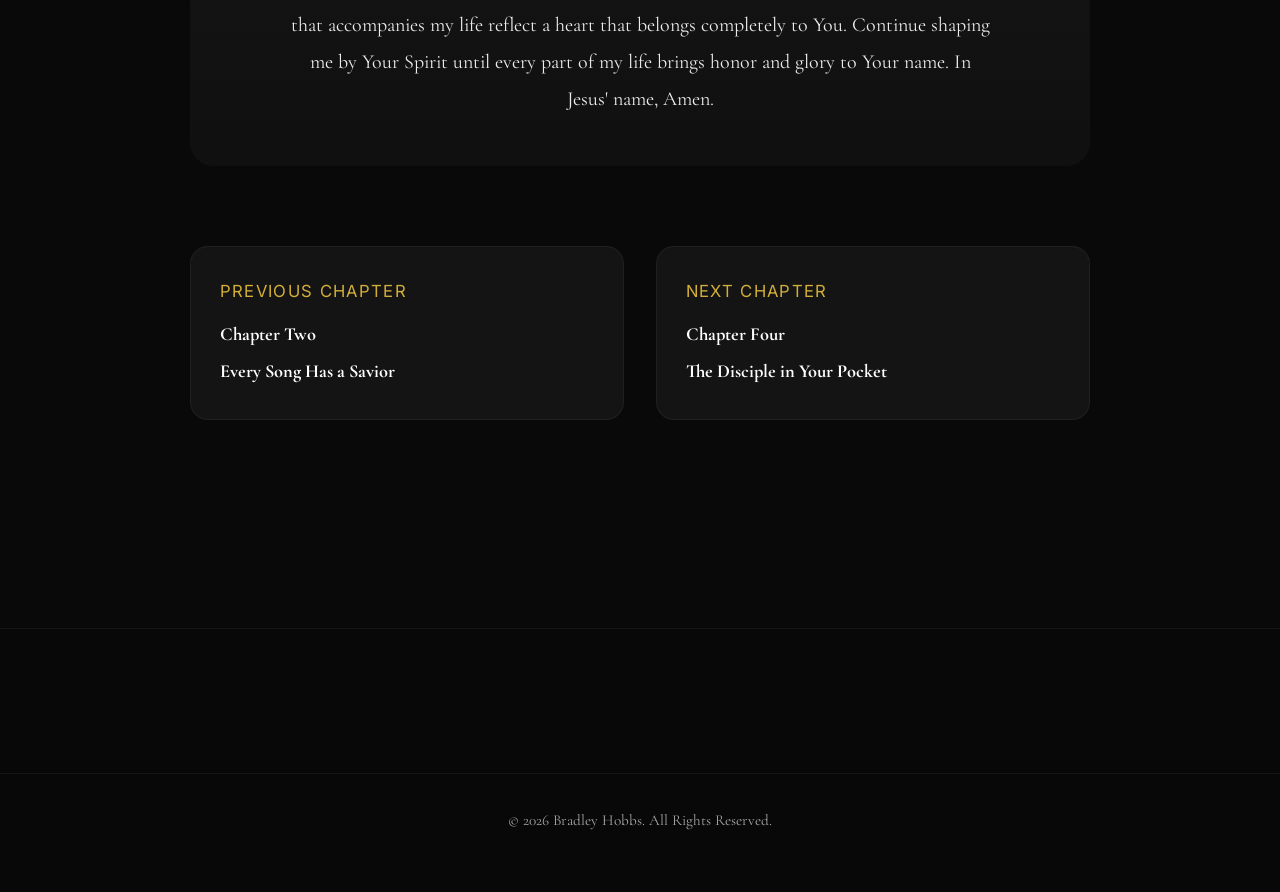
<file: chapter-3.html>
<!DOCTYPE html>

<html lang="en">

<head>

<meta charset="UTF-8">

<meta
name="viewport"
content="width=device-width, initial-scale=1.0">

<title>
Chapter Three | Worship Was Never Optional | Every Beat Has a Direction
</title>

<meta
name="description"
content="Chapter Three of Every Beat Has a Direction explores humanity's God given desire to worship and how music often reveals what the heart treasures most.">

<meta
name="theme-color"
content="#090909">

<link
rel="preconnect"
href="https://fonts.googleapis.com">

<link
rel="preconnect"
href="https://fonts.gstatic.com"
crossorigin>

<link
href="https://fonts.googleapis.com/css2?family=Cinzel:wght@400;600;700&family=Cormorant+Garamond:wght@400;500;600;700&family=Inter:wght@300;400;500;600;700&display=swap"
rel="stylesheet">

<link
rel="stylesheet"
href="styles.css">

</head>

<body>

<header class="site-header">

<nav class="navbar">

<a
href="index.html"
class="logo">

<img
src="95F46EAD-DD44-4362-AA08-95CE1AE70089.png"
alt="Every Beat Has A Direction">

<span>

Every Beat Has A Direction

</span>

</a>

<button
class="menu-toggle"
aria-label="Toggle Navigation">

<span></span>
<span></span>
<span></span>

</button>

<ul class="nav-menu">

<li><a href="index.html">Home</a></li>

<li><a href="about-book.html">About the Book</a></li>

<li><a class="active" href="begin-the-journey.html">Begin the Journey</a></li>

<li><a href="about.html">Author</a></li>

<li><a href="contact.html">Contact</a></li>

</ul>

</nav>

</header>

<main>

<section class="book-reading">

<header class="chapter-title fade-up">

<div class="chapter-label">

Chapter Three

</div>

<h1>

Worship Was Never Optional

</h1>

<p class="chapter-intro">

Every human heart worships. The question has never been whether we worship, but who or what receives our worship.

</p>

</header>

<div class="reading-progress">

<div class="progress-bar"></div>

</div>

<div class="scripture fade-up">

<p>

"No man can serve two masters... Ye cannot serve God and mammon."

</p>

<cite>

Matthew 6:24 (AMPC)

</cite>

</div>

<p>

The previous chapter ended with a simple but important question. Every song points us toward someone or something for hope, purpose, identity, or fulfillment. If that is true, another question naturally follows. Why are we constantly searching for something to trust in the first place?

</p>

<p>

The answer is found in the way God created humanity. Men and women were created for worship. Before we were created to work, build families, pursue careers, create art, or enjoy the beauty of God's creation, we were created to know Him, love Him, and glorify Him. Worship is not something believers invented. Worship is woven into the very design of every human soul.

</p>

<p>

Because worship is part of our design, it is never truly absent from our lives. Even those who reject God continue to worship. The object simply changes. Some worship success. Others worship relationships, possessions, pleasure, influence, comfort, politics, entertainment, or even themselves. Whatever occupies the highest place in the heart eventually shapes every decision that follows.

</p>

<p>

This explains why music carries such extraordinary influence. Music does more than express worship. It strengthens it. Whatever the heart treasures, music often gives that treasure a voice. Songs reinforce our loves, deepen our loyalties, strengthen our desires, and remind us repeatedly of what we value most. Music is often less the cause of worship than it is the amplifier of worship.

</p>

<p>

Jesus declared that no one can serve two masters because the heart was never designed to give ultimate devotion to competing kingdoms. Something will always occupy first place. Something will always receive our greatest affection. Something will always shape our identity. Scripture calls us to ensure that place belongs to God alone because He alone is worthy of worship.

</p>

<div class="pull-quote fade-up">

<p>

"Worship is not merely what happens on Sunday morning. Worship is whatever consistently captures the deepest affection of your heart."

</p>

</div>

<p>

Modern culture often reduces worship to music sung in church, but Scripture presents a much broader picture. Worship includes our thoughts, our words, our priorities, our relationships, our obedience, our generosity, and the daily decisions that reveal what we treasure most. Singing is certainly one expression of worship, but worship itself extends far beyond music. It is the continual response of the heart to whatever it believes is worthy of ultimate devotion.

</p>

<p>

Understanding this truth changes the conversation about music completely. Instead of asking only whether a particular song sounds good or feels inspiring, we begin asking what kind of worship it encourages. Does it magnify Christ? Does it celebrate His holiness, goodness, and truth? Or does it quietly magnify something else? Those questions move us beyond personal preference and into genuine spiritual discernment.

</p>

<div class="scripture fade-up">

<p>

"Little children, keep yourselves from idols."

</p>

<cite>

1 John 5:21 (AMPC)

</cite>

</div>

<p>

When most people hear the word <em>idolatry</em>, they imagine ancient temples filled with carved images of stone, wood, or precious metals. They picture people bowing before statues and offering sacrifices to false gods. While those practices certainly existed throughout biblical history, Scripture reveals that idolatry reaches much deeper than the worship of physical objects. An idol is anything that occupies the place in our hearts that belongs to God alone.

</p>

<p>

That is why idolatry remains one of the greatest spiritual dangers facing every generation. It constantly disguises itself as something good, desirable, or even necessary. Relationships, careers, financial security, personal achievements, political movements, entertainment, and even ministry itself can quietly become idols if they receive the devotion, trust, and affection that belong to Christ alone. The human heart is remarkably creative in finding substitutes for God.

</p>

<p>

Music often exposes those substitutes. The songs we repeat reveal what we celebrate. The lyrics we remember reveal what has captured our imagination. The artists we admire often reflect the values we quietly respect. While a playlist cannot reveal everything about a person's spiritual condition, it frequently offers a glimpse into the desires that are shaping the heart.

</p>

<div class="pull-quote fade-up">

<p>

"Whatever captures your affection will eventually shape your worship."

</p>

</div>

<p>

This is one reason the Psalms repeatedly call God's people to sing unto the Lord. Worship through music was never intended to entertain God or satisfy religious obligation. It was designed to lift the eyes of His people away from themselves and toward the greatness of the One who alone deserves glory. Genuine worship reorders our affections. It reminds us that God is holy, faithful, sovereign, merciful, and worthy of complete trust. As we behold His greatness, the idols competing for our attention begin to lose their appeal.

</p>

<p>

The opposite is also true. Music centered upon pride, self exaltation, greed, sensuality, revenge, or personal autonomy gradually trains the heart to admire those same values. We become familiar with ideas long before we consciously embrace them. Repeated exposure makes them seem ordinary, and what seems ordinary often becomes acceptable. This is why worship is never isolated to a church service. Every day our hearts are being directed toward something, and the soundtrack accompanying our lives often strengthens that direction.

</p>

<p>

Jesus summarized the greatest commandment by calling us to love the Lord with all our heart, soul, mind, and strength. Notice that He did not ask for a portion of our devotion. He asked for all of it. God has never desired partial worship because He alone is worthy of complete worship. Every competing affection diminishes our ability to love Him as He deserves.

</p>

<div class="key-thought fade-up">

<h3>

Key Thought

</h3>

<p>

Worship always begins with affection. Whatever the heart loves most will eventually influence every decision, every priority, and every direction of life.

</p>

</div>

<p>

This truth explains why spiritual formation is ultimately a matter of love rather than mere behavior. Rules may temporarily change actions, but only transformed affections change the heart. Throughout Scripture, God continually calls His people back to Himself because He desires more than outward obedience. He desires a people whose hearts delight in Him above every competing voice and every passing treasure.

</p>

<p>

The songs we welcome into our lives either</p>

<div class="scripture fade-up">

<p>

"Little children, keep yourselves from idols."

</p>

<cite>

1 John 5:21 (AMPC)

</cite>

</div>

<p>

John's closing words in his first epistle may appear surprisingly brief, yet they carry profound significance. After writing about truth, love, obedience, and the assurance believers have in Jesus Christ, he concludes with a simple warning: "Little children, keep yourselves from idols." He understood that the greatest danger facing God's people was not merely outward opposition but the subtle temptation to give their hearts to something less than God.

</p>

<p>

When many people hear the word <em>idol</em>, they imagine statues carved from wood or stone, bowing worshipers, or pagan temples from ancient history. Yet Scripture presents idolatry as something much deeper. An idol is anything that occupies the place in our hearts that belongs to God alone. It is anything we trust more than Him, love more than Him, fear more than Him, or pursue above Him. Idolatry is ultimately a matter of misplaced worship.

</p>

<p>

This explains why worship was never optional. Human beings were created with hearts that constantly seek something worthy of devotion. If we do not worship the Creator, we will inevitably give our affection to something within creation. History repeatedly demonstrates this truth. Every civilization has worshiped something. Every culture has elevated certain people, ideas, possessions, or desires to places of ultimate importance. The names change, but the pattern remains remarkably consistent because the human heart has not changed.

</p>

<div class="pull-quote fade-up">

<p>

"If Christ does not occupy first place in the heart, something else eventually will."

</p>

</div>

<p>

The modern world often disguises idolatry beneath respectable language. Rather than speaking of worship, we speak of passion, ambition, influence, achievement, or personal fulfillment. Those pursuits may be good gifts when they remain in their proper place. They become dangerous only when they begin carrying expectations that God never intended them to bear. Careers make poor saviors. Relationships make poor gods. Success cannot forgive sin, and possessions cannot satisfy the soul. Yet countless people devote their lives to those pursuits as though they possess the power to give lasting peace.

</p>

<p>

Music frequently reflects those misplaced affections. Songs celebrate whatever the songwriter believes deserves admiration. Some glorify wealth. Others celebrate power, romance, independence, pleasure, or personal recognition. None of those themes are automatically sinful in every context, but they become spiritually dangerous when they are elevated above God's design and presented as life's highest good. Every song reveals something about the object of its worship because every song reveals something about the heart from which it came.

</p>

<p>

The same principle applies to those who listen. We are naturally drawn toward messages that agree with the desires already present within our hearts. Songs often become popular because they give language to affections people already possess. They affirm existing beliefs, strengthen familiar emotions, and provide a soundtrack for the values listeners have chosen to embrace. For that reason, our playlists often reveal far more about us than we might initially realize.

</p>

<div class="key-thought fade-up">

<h3>

Key Thought

</h3>

<p>

Music does not create worship. It often reveals and strengthens what the heart is already learning to love.

</p>

</div>

<p>

This realization invites every believer to examine life with greater honesty. Rather than asking only whether a particular song is acceptable, we begin asking deeper questions. Why does this music resonate so strongly with me? What desire does it awaken? What vision of life does it celebrate? If I continually fill my heart with this message, what kind of person will I gradually become? Questions like these move us beyond external behavior and into the deeper work of spiritual formation.

</p>

<p>

Jesus consistently directed attention toward the heart because He knew that outward actions always begin inwardly. The words we speak, the decisions we make, and the lives we live are all shaped by what we treasure most. Worship is not confined to moments of singing. It is revealed through every priority we embrace, every sacrifice we willingly make, and every affection we continually nurture. Music becomes one of the clearest mirrors of those affections because it so naturally accompanies the deepest experiences of life.

</p>

<p>

When we understand worship in this way, we begin to recognize that every listening decision is also a discipleship decision. Every voice we repeatedly welcome into our lives is helping to shape our loves. Every message we rehearse is quietly forming our understanding of what is beautiful, desirable, and worthy of pursuit. Over time, those repeated influences contribute to the direction our hearts naturally travel.

</p>

<p>

God's desire has never been merely to regulate behavior. He desires transformed hearts. He seeks people who worship Him in spirit and in truth because genuine worship flows from love rather than obligation. When our hearts are captivated by the beauty of Christ, obedience becomes an act of joyful devotion rather than reluctant duty. Even our music begins to reflect the transformation taking place within us because our greatest delight has found its proper home.

</p>

<div class="scripture fade-up">

<p>

"God is Spirit, and those who worship Him must worship in spirit and in truth."

</p>

<cite>

John 4:24 (AMPC)

</cite>

</div>

<p>

When Jesus spoke these words to the Samaritan woman, He forever changed the conversation about worship. She wanted to discuss locations. Should worship take place on Mount Gerizim or in Jerusalem? Jesus redirected her attention to something far greater. True worship was never primarily about a place. It was always about the condition of the heart.

</p>

<p>

That truth remains just as relevant today. We often associate worship with church buildings, worship teams, instruments, and songs sung on Sunday mornings. While those things certainly have their place, they represent only a small part of biblical worship. Genuine worship begins long before the first note is sung and continues long after the final song has ended. It is revealed by the daily surrender of a life devoted to Jesus Christ.

</p>

<p>

This understanding transforms the way we think about music. Songs are not worship simply because they mention God's name, nor are they automatically free from spiritual influence because they are labeled entertainment. Every piece of music contributes to the direction of the heart. Some songs encourage gratitude. Others cultivate bitterness. Some strengthen purity, while others normalize compromise. Some magnify God's greatness, while others magnify human desire. Every song is helping to shape the worshiper we are becoming.

</p>

<div class="pull-quote fade-up">

<p>

"The songs that fill our ears eventually help shape the worship that fills our hearts."

</p>

</div>

<p>

Scripture repeatedly reminds us that whatever captures our hearts will ultimately direct our lives. Jesus declared that where our treasure is, our hearts will follow. Treasure always precedes worship because people naturally worship what they value most. If Christ is our greatest treasure, worship becomes the joyful response of hearts overwhelmed by His grace. If something else occupies that place, our worship slowly begins drifting toward whatever we have chosen to value above Him.

</p>

<p>

This is one reason music deserves careful examination. Music possesses a remarkable ability to strengthen affection. It can deepen love, reinforce conviction, revive old memories, and awaken powerful emotions. Those qualities make it one of God's most beautiful gifts when directed toward His glory. Yet those same qualities also explain why music can become spiritually dangerous when it continually celebrates values that compete with His truth.

</p>

<p>

Imagine watering the same tree every single day. Month after month, its roots grow deeper, its branches become stronger, and its fruit becomes increasingly evident. The heart works in much the same way. Whatever we repeatedly nourish grows stronger over time. If we continually nourish gratitude, gratitude becomes more natural. If we continually nourish humility, humility grows. If we continually nourish pride, resentment, impurity, or selfish ambition, those qualities also become increasingly established within us. Music often serves as the water that quietly feeds whatever has already taken root.

</p>

<div class="key-thought fade-up">

<h3>

Key Thought

</h3>

<p>

The heart always grows in the direction of what it continually feeds upon. Music often becomes one of the daily influences that nourishes those deepest affections.

</p>

</div>

<p>

This does not mean believers should become fearful of every melody they hear. Fear has never been the goal of discipleship. Love is. The more deeply we love Jesus Christ, the more naturally we desire influences that strengthen our fellowship with Him. Mature discipleship is not driven by endless rules but by transformed affections. As our love for Christ grows, our desire to honor Him begins shaping even the smallest decisions of daily life.

</p>

<p>

Perhaps this explains why two believers can hear the same song and respond differently. Spiritual maturity involves more than possessing knowledge. It involves developing sensitivity to the Holy Spirit. As He renews our minds through Scripture, He also refines our affections, helping us recognize influences that either strengthen or weaken our devotion to Christ. That sensitivity is not legalism. It is evidence of a heart learning to delight in whatever pleases God.

</p>

<p>

The Christian life has never been about asking, "How close can I get to the world without crossing the line?" It is about asking, "How closely can I walk with Jesus Christ?" Those are very different questions. One seeks permission. The other seeks fellowship. One asks what is allowed. The other asks what most honors the Savior. When our hearts are captivated by Christ, that second question gradually becomes the one we desire to ask.

</p>

<p>

This brings us back to where the chapter began. Worship was never optional because humanity was created to worship. Every heart bows before something. Every life is devoted to someone or something. Every affection eventually reveals its object. The question each believer must continually ask is whether Jesus Christ remains enthroned at the center of that worship or whether another voice has quietly begun competing for the place that belongs to Him alone.

</p>


<p>

As this chapter comes to a close, it is worth remembering that worship has never been about perfection. It has always been about direction. Throughout Scripture, God's people stumbled, failed, repented, and returned to Him again and again. The difference was not that they never struggled. The difference was the continual posture of their hearts. They desired to belong to God, and when they recognized that something else had begun competing for their devotion, they returned to the One who alone was worthy of their worship.

</p>

<p>

The same invitation stands before us today. This book is not asking whether you have ever enjoyed a song that failed to honor Christ. Every believer has areas of life that require continual growth and surrender. Rather, the question is whether you are willing to place even your musical preferences beneath the authority of Jesus Christ. Is there any playlist, artist, genre, or message that you would refuse to surrender if the Holy Spirit lovingly revealed that it was drawing your heart away from Him? Honest answers to questions like these often reveal where our deepest affections truly rest.

</p>

<p>

God has never desired reluctant obedience. He seeks hearts that delight in Him above every competing affection. When Jesus was asked about the greatest commandment, He did not begin by speaking of behavior. He spoke of love. "You shall love the Lord your God with all your heart, all your soul, all your mind, and all your strength." Every other command flows from that relationship. When Christ becomes our greatest treasure, the decisions we make concerning music, entertainment, relationships, and every other area of life begin flowing naturally from a heart transformed by His grace.

</p>

<div class="pull-quote fade-up">

<p>

"Whatever occupies the throne of the heart will eventually direct the course of the life."

</p>

</div>

<p>

Perhaps that is why Scripture so often calls believers to examine themselves. The purpose is never condemnation but transformation. God lovingly exposes the things that compete for our devotion because He knows that nothing else can satisfy the soul He created. Every counterfeit promise eventually disappoints. Every false savior eventually fails. Every earthly treasure eventually fades. Jesus Christ alone remains faithful yesterday, today, and forever.

</p>

<p>

As you continue reading this book, I encourage you not to focus merely on changing your music. Focus on drawing nearer to Jesus Christ. A heart captivated by His beauty naturally begins releasing its grip on lesser things. The closer we walk with Him, the more clearly we recognize influences that strengthen our worship and those that quietly weaken it. Transformation is not accomplished by fear or legalism. It is accomplished through a growing love for the Savior who first loved us.

</p>

<p>

Worship was never optional because humanity was created for communion with God. Every longing of the human heart ultimately finds its fulfillment in Him. Every search for purpose, identity, forgiveness, peace, and hope reaches its conclusion at the foot of the cross. The question has never been whether we will worship. The question has always been whether our worship will be directed toward the Creator or toward something He created.

</p>

<p>

The answer to that question shapes every area of life, including the music that accompanies our journey.

</p>

<div class="chapter-divider"></div>

<div class="reflection fade-up">

<h3>

Pause and Reflect

</h3>

<ul>

<li>

What consistently receives the greatest affection, attention, and devotion in your daily life?

</li>

<li>

If someone observed your priorities, conversations, and music, what would they conclude you value most?

</li>

<li>

Has your understanding of worship been limited to singing, or do you now see it as the continual direction of your heart?

</li>

<li>

Is there anything competing with Jesus Christ for first place in your life that needs to be surrendered to Him today?

</li>

</ul>

</div>

<div class="chapter-prayer fade-up">

<h2>

Prayer

</h2>

<p>

Heavenly Father, You alone are worthy of my worship. Forgive me for the times I have allowed lesser things to occupy the place that belongs to You. Search my heart, reveal every competing affection, and help me treasure Jesus Christ above every earthly desire. May my thoughts, my words, my choices, my worship, and even the music that accompanies my life reflect a heart that belongs completely to You. Continue shaping me by Your Spirit until every part of my life brings honor and glory to Your name. In Jesus' name, Amen.

</p>

</div>

<nav class="chapter-navigation">

<a
href="chapter-2.html"
class="previous-chapter">

<small>

Previous Chapter

</small>

<strong>

Chapter Two<br>

Every Song Has a Savior

</strong>

</a>

<a
href="chapter-4.html"
class="next-chapter">

<small>

Next Chapter

</small>

<strong>

Chapter Four<br>

The Disciple in Your Pocket

</strong>

</a>

</nav>

</section>

</main>

<footer class="site-footer">

<div class="footer-bottom">

<p>

&copy; <span class="year"></span> Bradley Hobbs. All Rights Reserved.

</p>

</div>

</footer>

<a
href="#"
class="back-top"
aria-label="Back to top">

↑

</a>

<script src="main.js"></script>

</body>

</html>
</file>
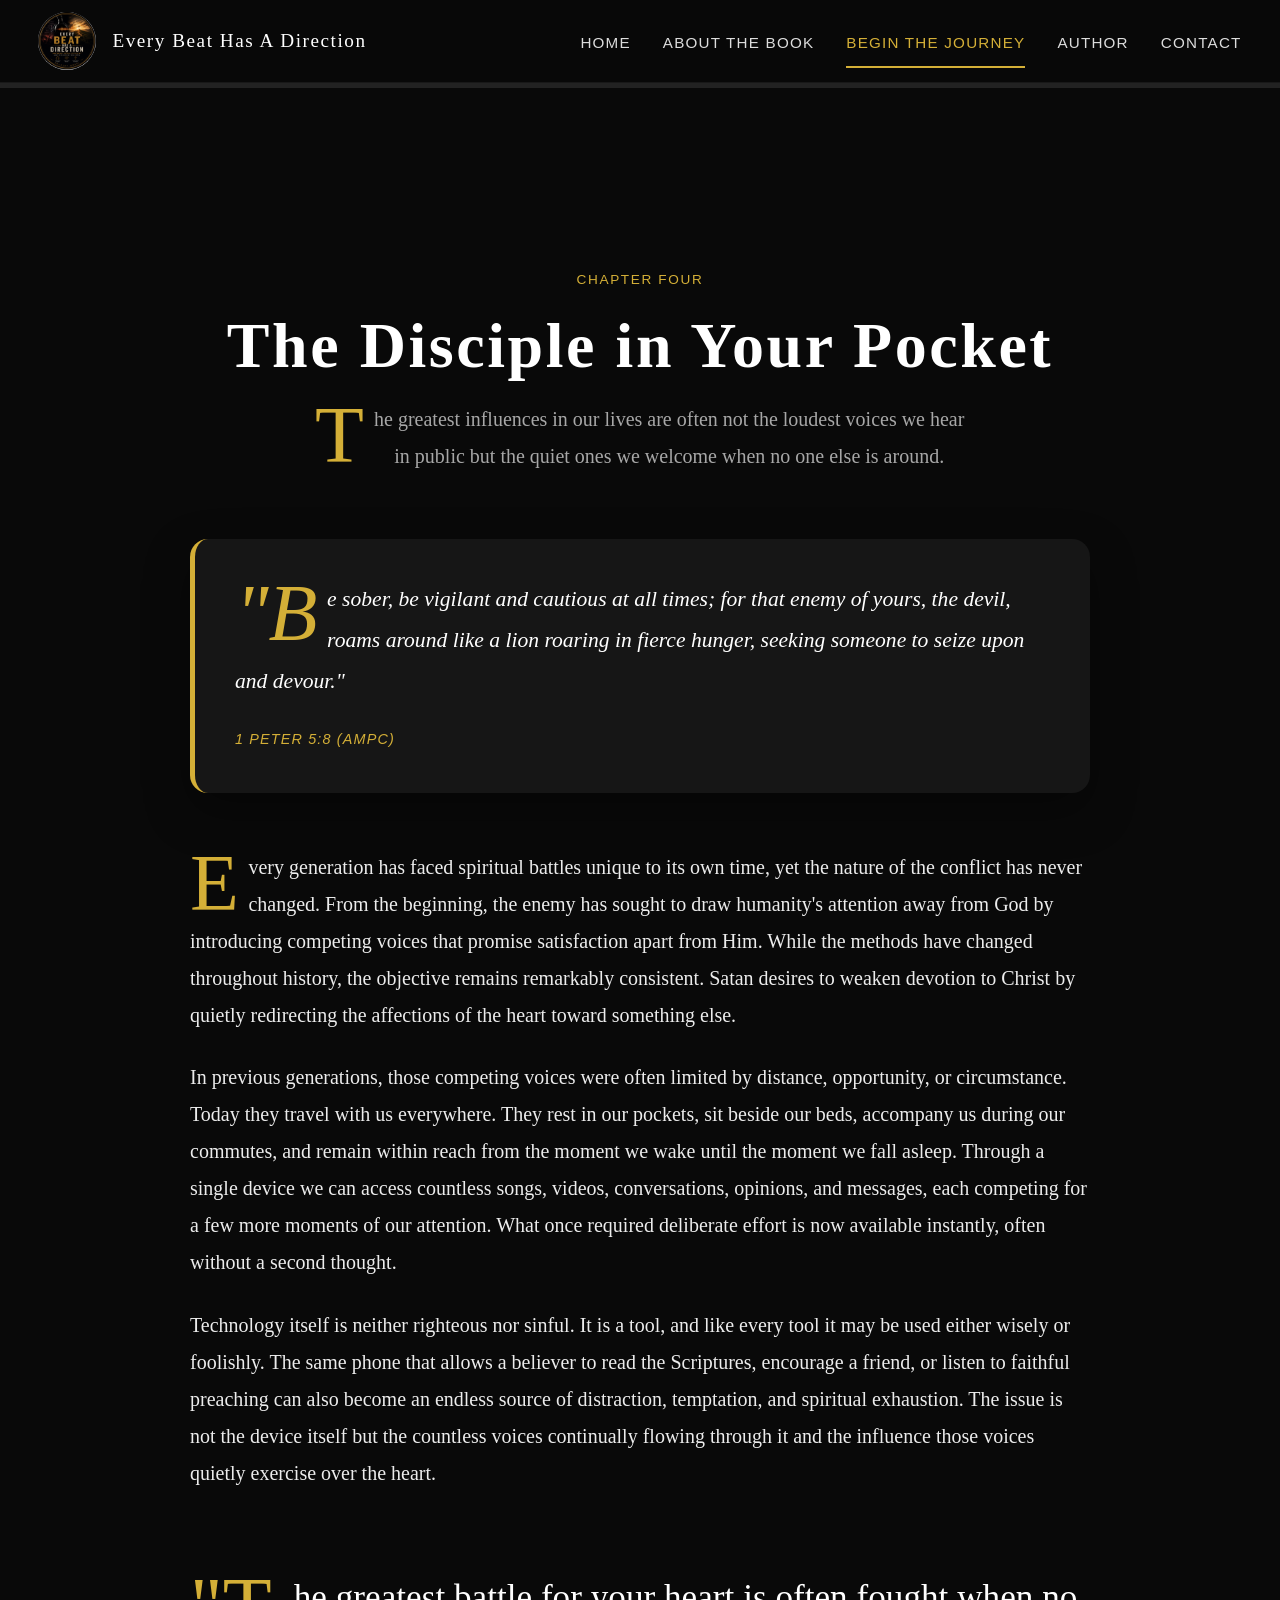
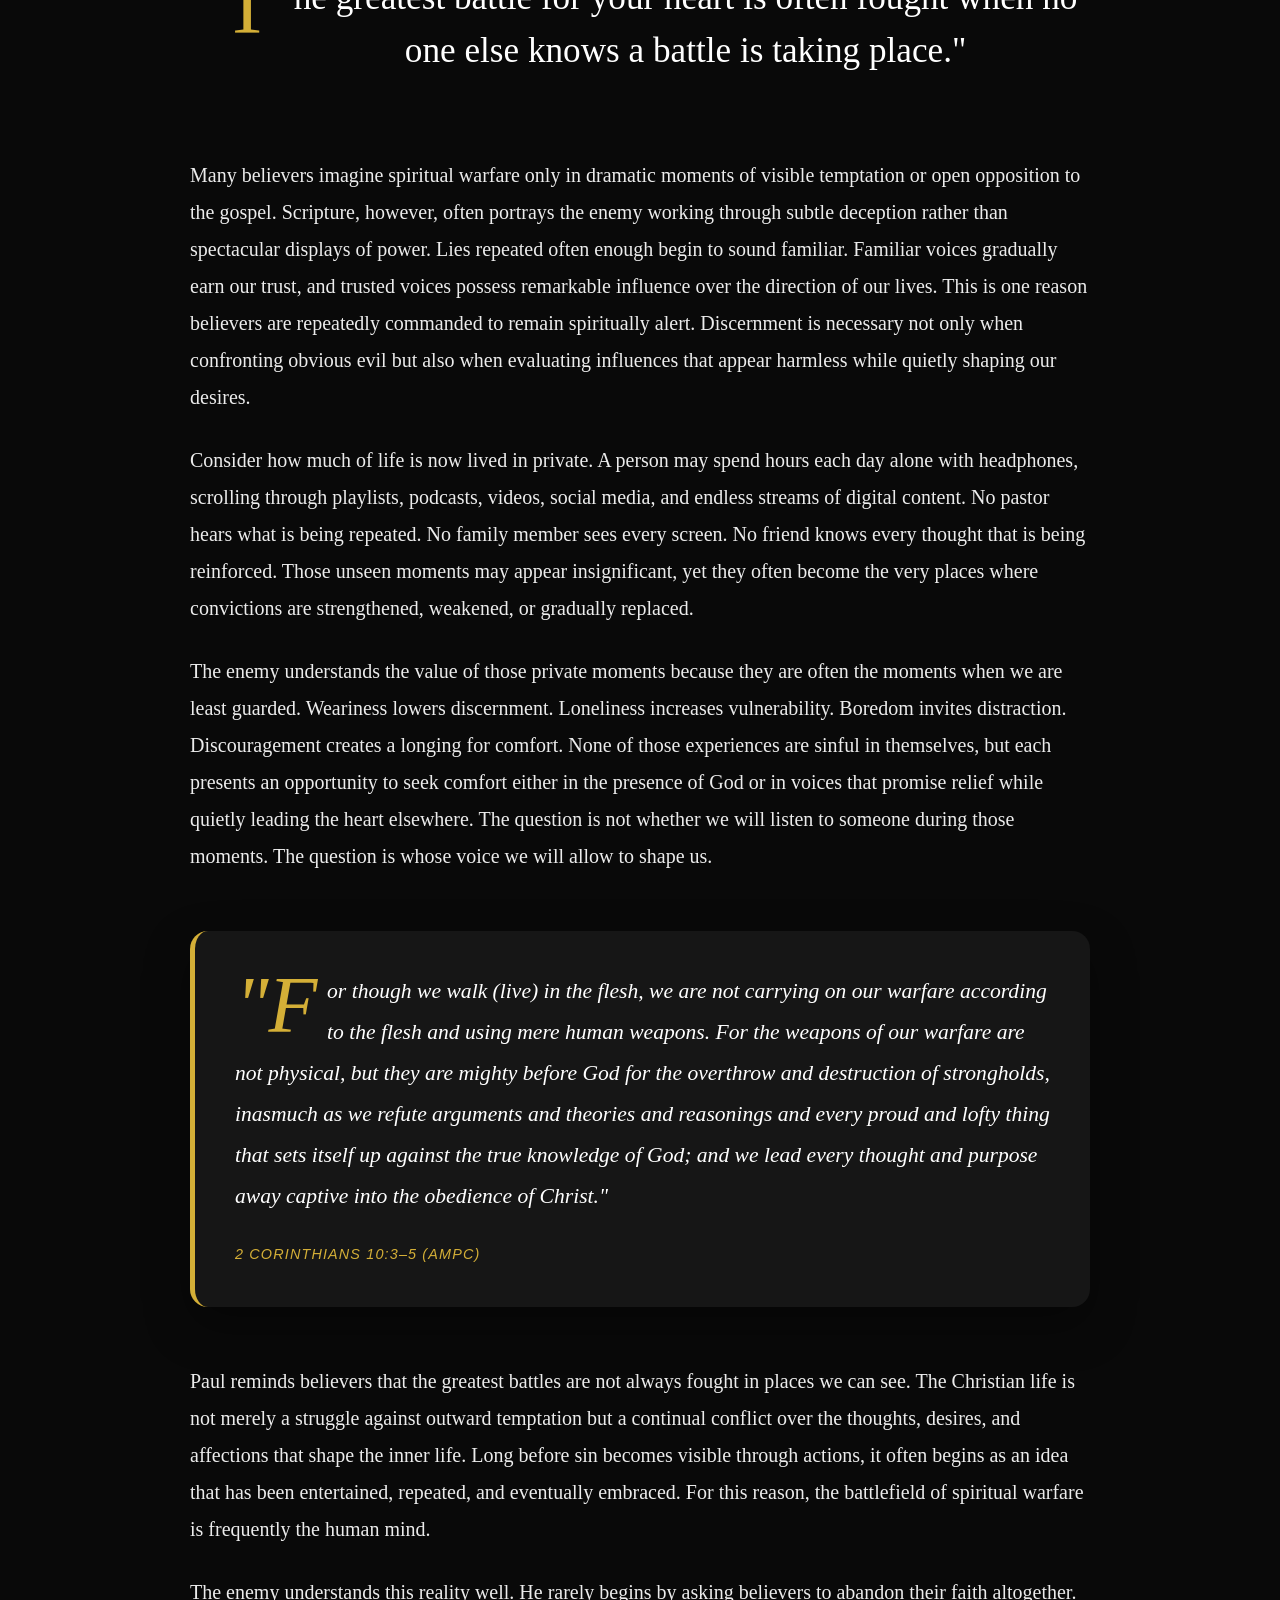
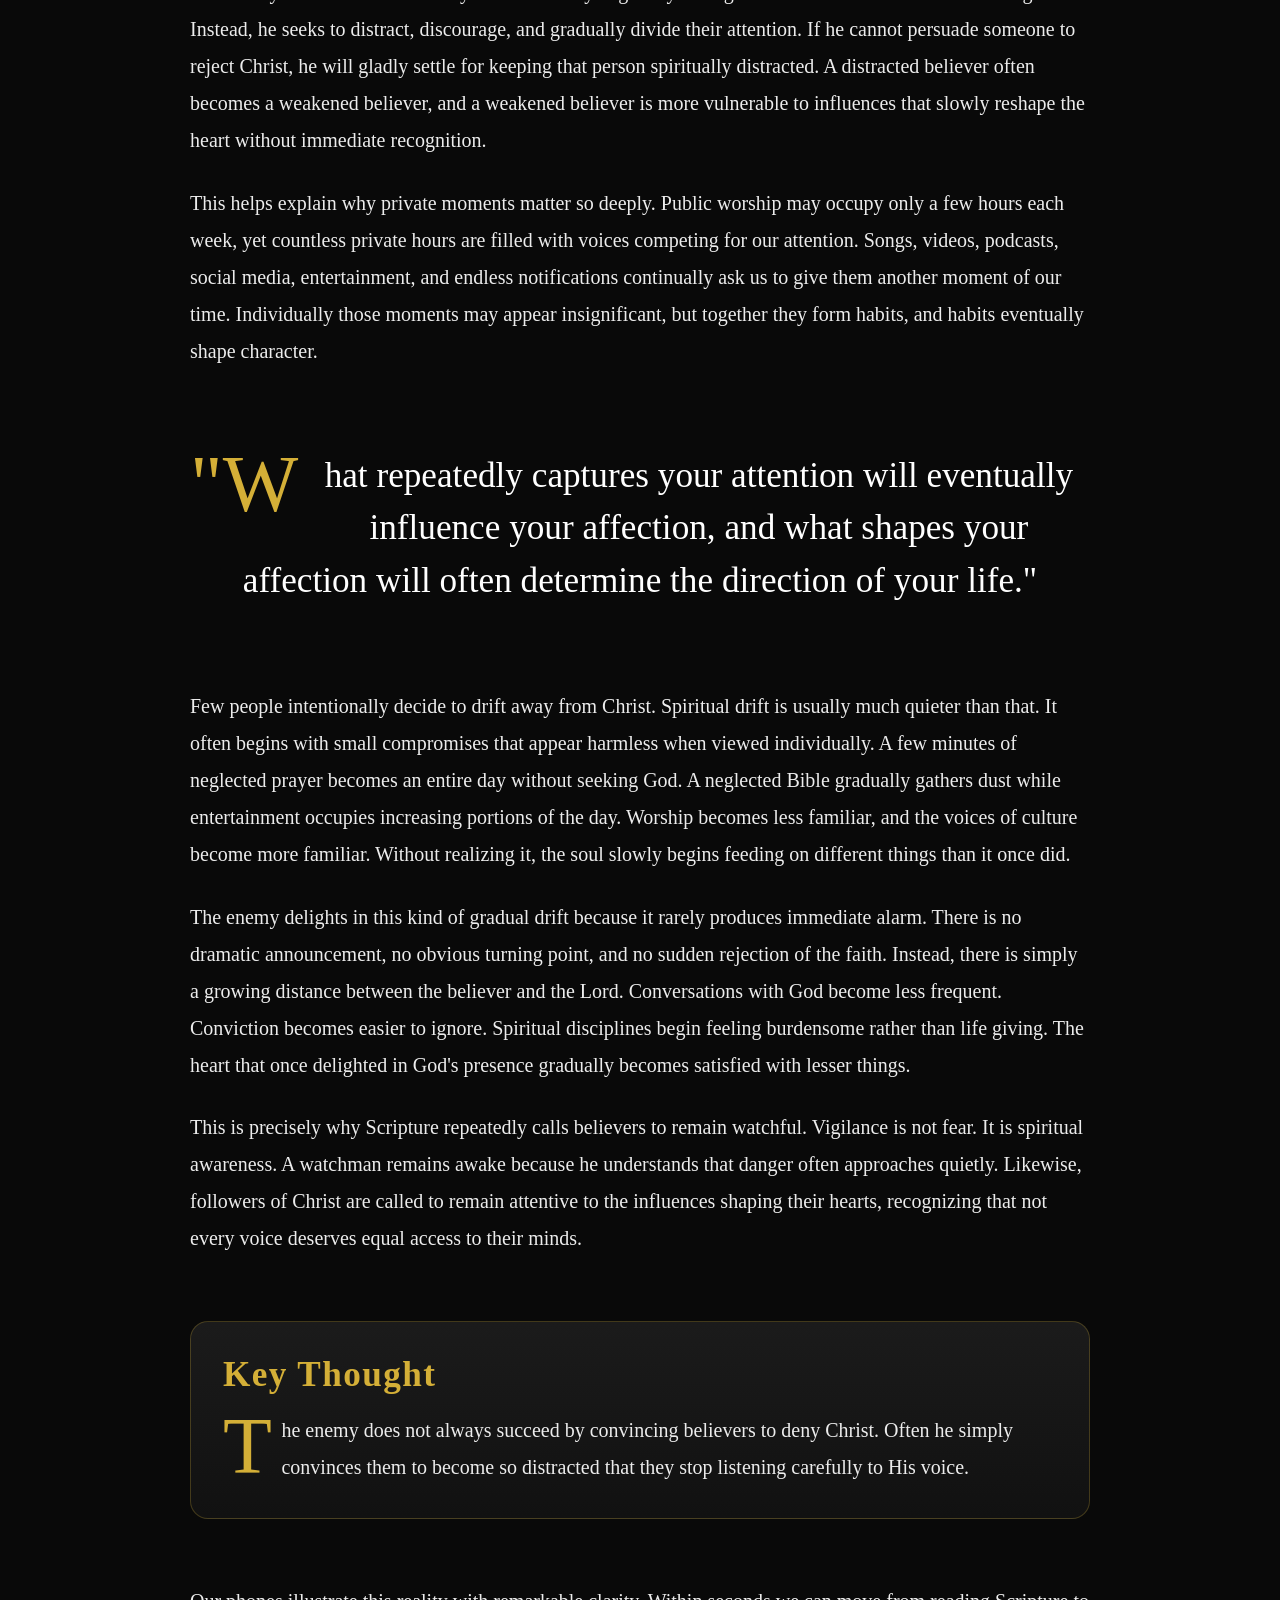
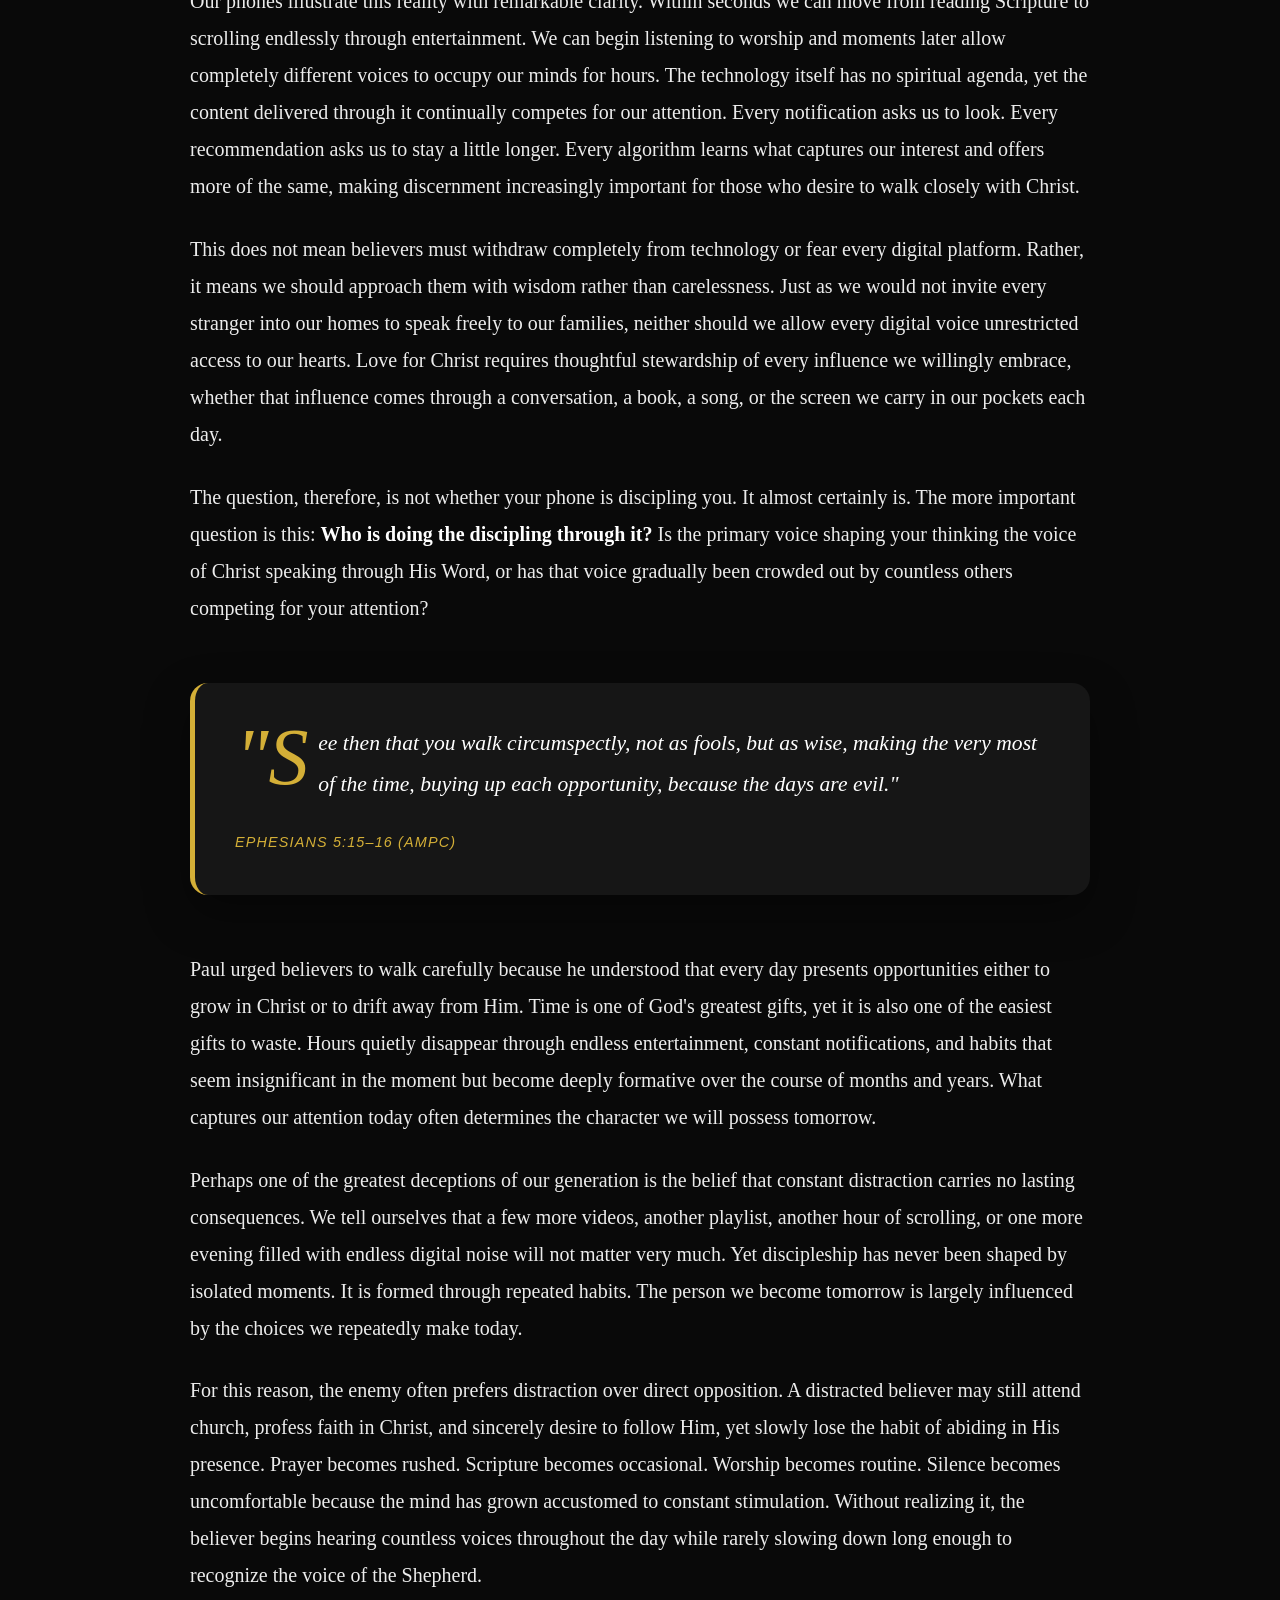
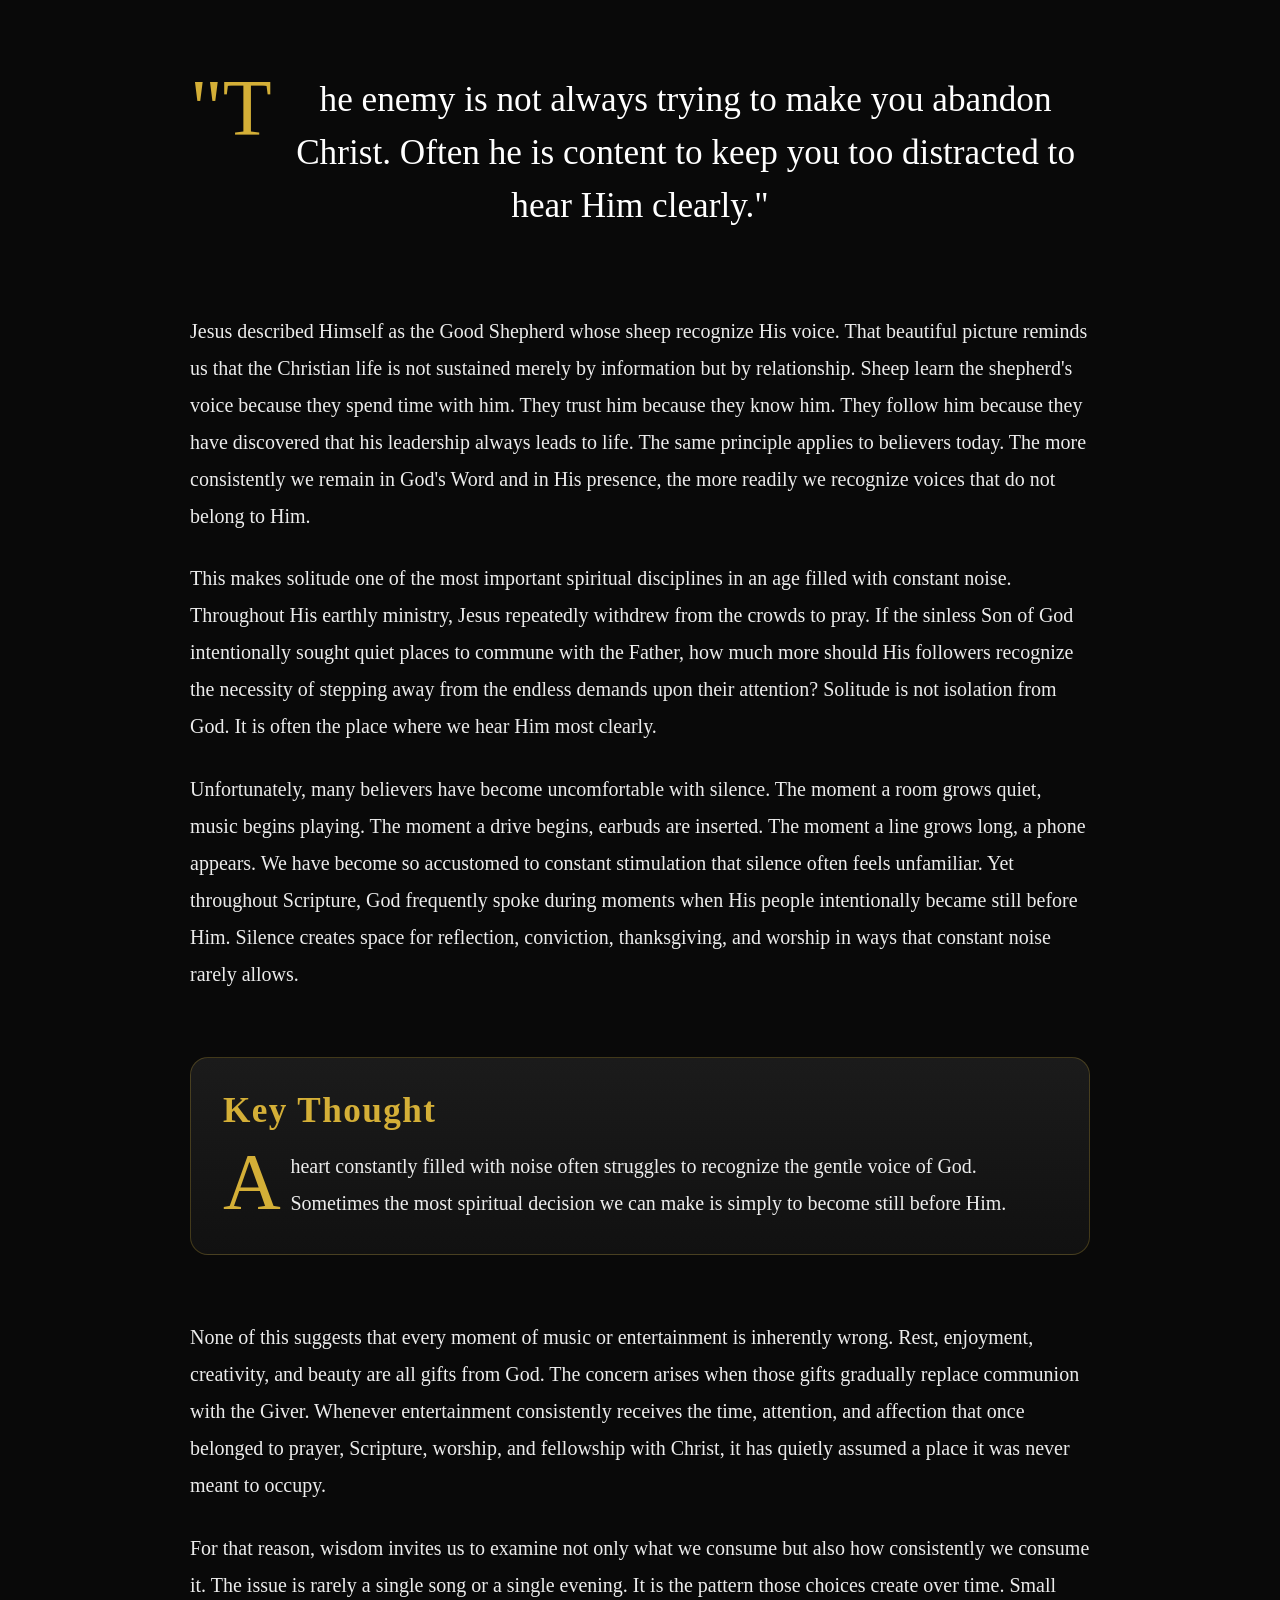
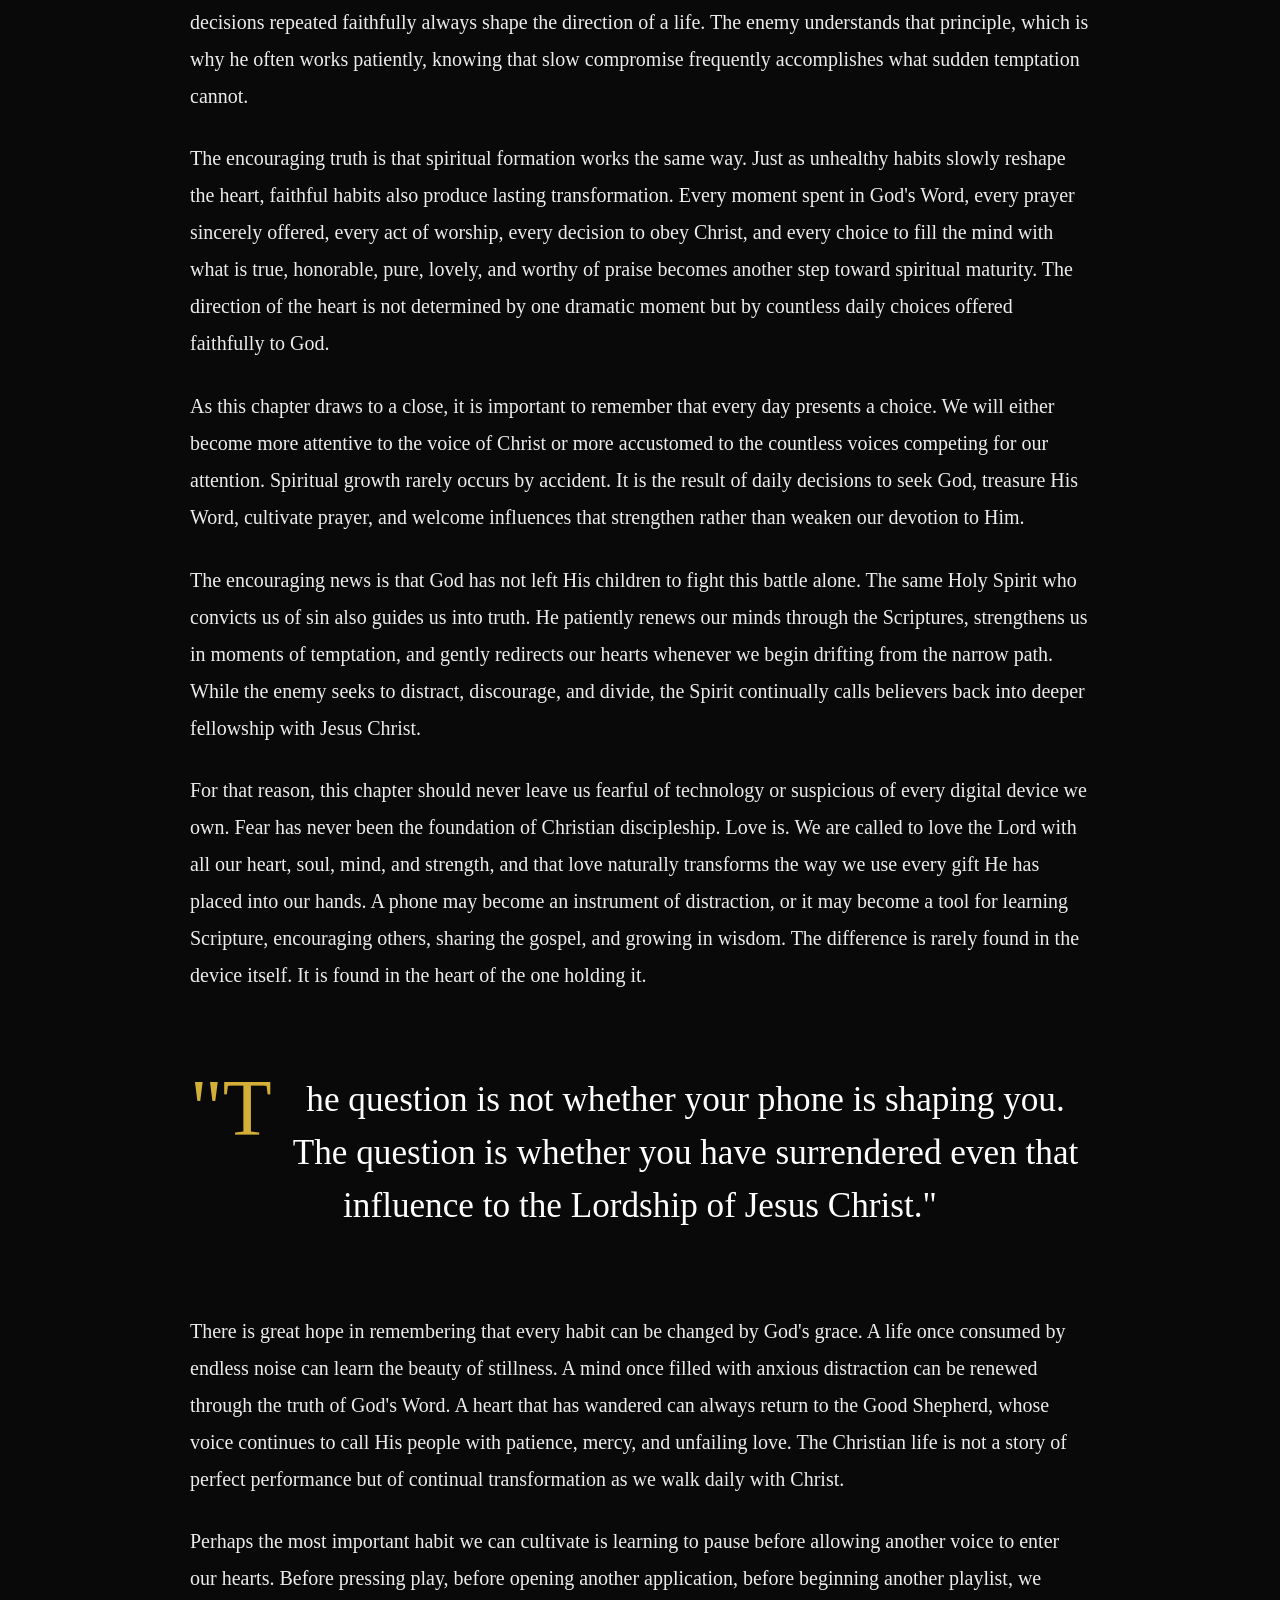
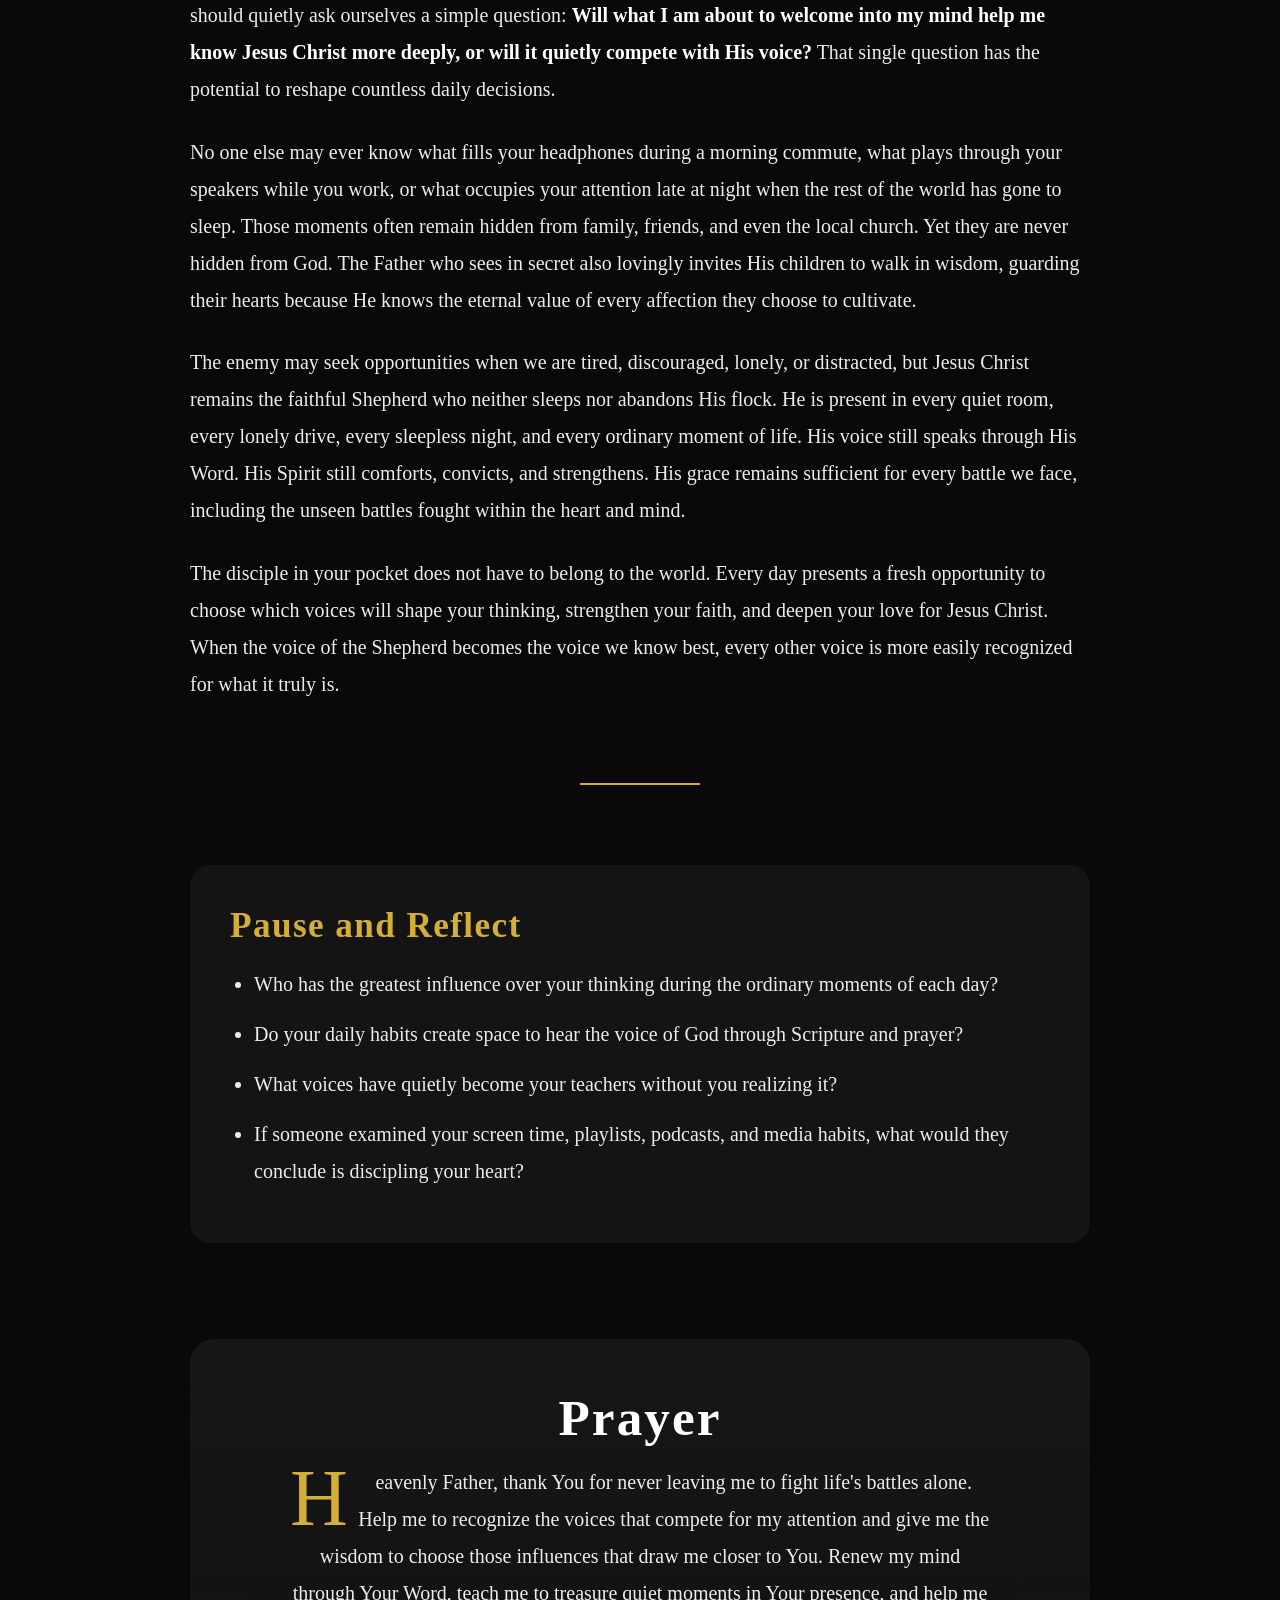
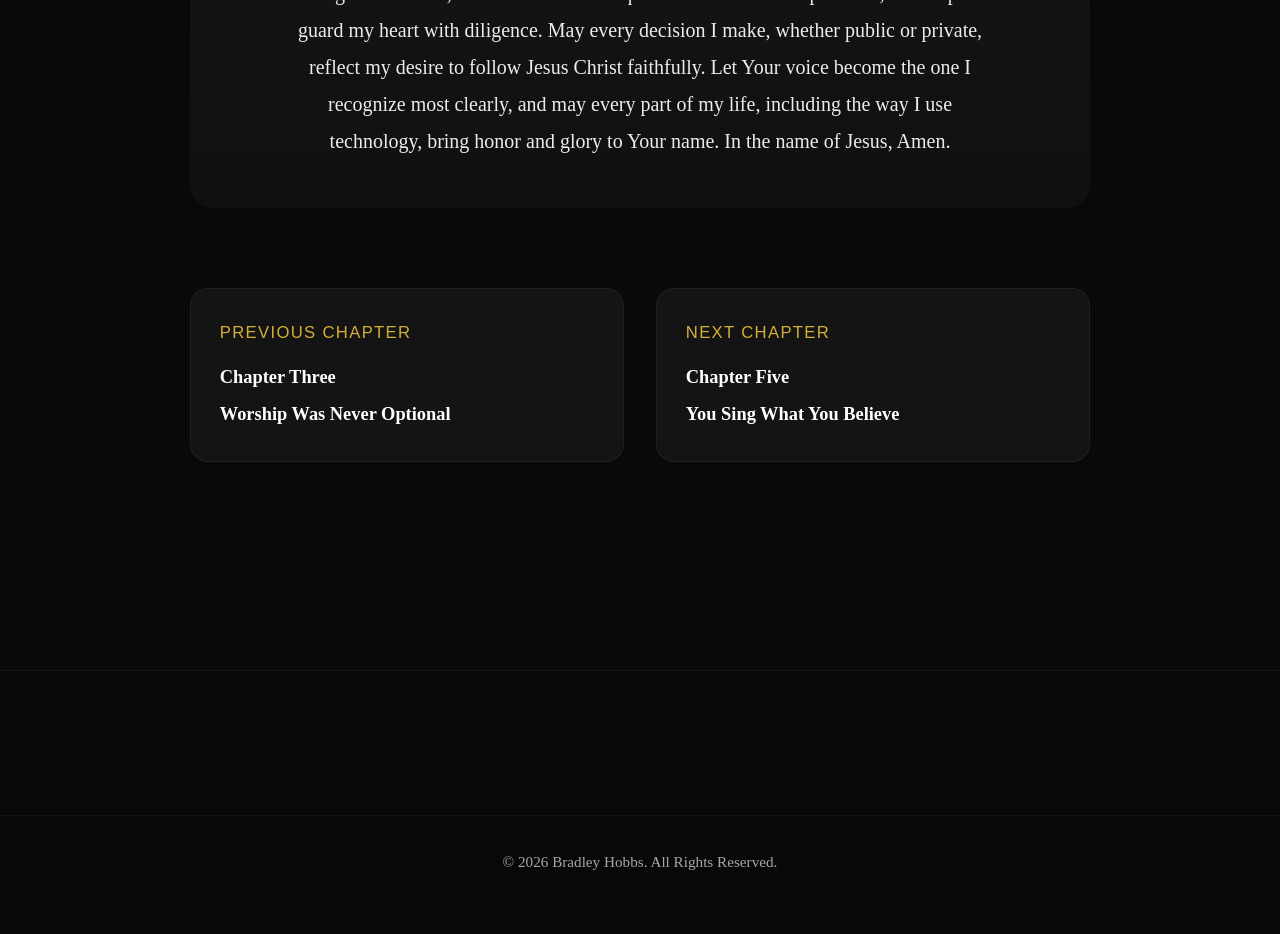
<file: chapter-4.html>
<!DOCTYPE html>

<html lang="en">

<head>

<meta charset="UTF-8">

<meta
name="viewport"
content="width=device-width, initial-scale=1.0">

<title>

Chapter Four | The Disciple in Your Pocket | Every Beat Has a Direction

</title>

<meta
name="description"
content="Chapter Four of Every Beat Has a Direction examines the unseen battle for the believer's attention and how constant digital influences shape the heart.">

<link
rel="stylesheet"
href="styles.css">

</head>

<body>

<header class="site-header">

<nav class="navbar">

<a
href="index.html"
class="logo">

<img
src="95F46EAD-DD44-4362-AA08-95CE1AE70089.png"
alt="Every Beat Has A Direction">

<span>

Every Beat Has A Direction

</span>

</a>

<button
class="menu-toggle"
aria-label="Toggle Navigation">

<span></span>

<span></span>

<span></span>

</button>

<ul class="nav-menu">

<li><a href="index.html">Home</a></li>

<li><a href="about-book.html">About the Book</a></li>

<li><a class="active" href="begin-the-journey.html">

Begin the Journey

</a></li>

<li><a href="about.html">Author</a></li>

<li><a href="contact.html">Contact</a></li>

</ul>

</nav>

</header>

<main>

<section class="book-reading">

<header class="chapter-title fade-up">

<div class="chapter-label">

Chapter Four

</div>

<h1>

The Disciple in Your Pocket

</h1>

<p class="chapter-intro">

The greatest influences in our lives are often not the loudest voices we hear in public but the quiet ones we welcome when no one else is around.

</p>

</header>

<div class="reading-progress">

<div class="progress-bar"></div>

</div>

<div class="scripture fade-up">

<p>

"Be sober, be vigilant and cautious at all times; for that enemy of yours, the devil, roams around like a lion roaring in fierce hunger, seeking someone to seize upon and devour."

</p>

<cite>

1 Peter 5:8 (AMPC)

</cite>

</div>

<p>

Every generation has faced spiritual battles unique to its own time, yet the nature of the conflict has never changed. From the beginning, the enemy has sought to draw humanity's attention away from God by introducing competing voices that promise satisfaction apart from Him. While the methods have changed throughout history, the objective remains remarkably consistent. Satan desires to weaken devotion to Christ by quietly redirecting the affections of the heart toward something else.

</p>

<p>

In previous generations, those competing voices were often limited by distance, opportunity, or circumstance. Today they travel with us everywhere. They rest in our pockets, sit beside our beds, accompany us during our commutes, and remain within reach from the moment we wake until the moment we fall asleep. Through a single device we can access countless songs, videos, conversations, opinions, and messages, each competing for a few more moments of our attention. What once required deliberate effort is now available instantly, often without a second thought.

</p>

<p>

Technology itself is neither righteous nor sinful. It is a tool, and like every tool it may be used either wisely or foolishly. The same phone that allows a believer to read the Scriptures, encourage a friend, or listen to faithful preaching can also become an endless source of distraction, temptation, and spiritual exhaustion. The issue is not the device itself but the countless voices continually flowing through it and the influence those voices quietly exercise over the heart.

</p>

<div class="pull-quote fade-up">

<p>

"The greatest battle for your heart is often fought when no one else knows a battle is taking place."

</p>

</div>

<p>

Many believers imagine spiritual warfare only in dramatic moments of visible temptation or open opposition to the gospel. Scripture, however, often portrays the enemy working through subtle deception rather than spectacular displays of power. Lies repeated often enough begin to sound familiar. Familiar voices gradually earn our trust, and trusted voices possess remarkable influence over the direction of our lives. This is one reason believers are repeatedly commanded to remain spiritually alert. Discernment is necessary not only when confronting obvious evil but also when evaluating influences that appear harmless while quietly shaping our desires.

</p>

<p>

Consider how much of life is now lived in private. A person may spend hours each day alone with headphones, scrolling through playlists, podcasts, videos, social media, and endless streams of digital content. No pastor hears what is being repeated. No family member sees every screen. No friend knows every thought that is being reinforced. Those unseen moments may appear insignificant, yet they often become the very places where convictions are strengthened, weakened, or gradually replaced.

</p>

<p>

The enemy understands the value of those private moments because they are often the moments when we are least guarded. Weariness lowers discernment. Loneliness increases vulnerability. Boredom invites distraction. Discouragement creates a longing for comfort. None of those experiences are sinful in themselves, but each presents an opportunity to seek comfort either in the presence of God or in voices that promise relief while quietly leading the heart elsewhere. The question is not whether we will listen to someone during those moments. The question is whose voice we will allow to shape us.

</p>

<div class="scripture fade-up">

<p>

"For though we walk (live) in the flesh, we are not carrying on our warfare according to the flesh and using mere human weapons. For the weapons of our warfare are not physical, but they are mighty before God for the overthrow and destruction of strongholds, inasmuch as we refute arguments and theories and reasonings and every proud and lofty thing that sets itself up against the true knowledge of God; and we lead every thought and purpose away captive into the obedience of Christ."

</p>

<cite>

2 Corinthians 10:3–5 (AMPC)

</cite>

</div>

<p>

Paul reminds believers that the greatest battles are not always fought in places we can see. The Christian life is not merely a struggle against outward temptation but a continual conflict over the thoughts, desires, and affections that shape the inner life. Long before sin becomes visible through actions, it often begins as an idea that has been entertained, repeated, and eventually embraced. For this reason, the battlefield of spiritual warfare is frequently the human mind.

</p>

<p>

The enemy understands this reality well. He rarely begins by asking believers to abandon their faith altogether. Instead, he seeks to distract, discourage, and gradually divide their attention. If he cannot persuade someone to reject Christ, he will gladly settle for keeping that person spiritually distracted. A distracted believer often becomes a weakened believer, and a weakened believer is more vulnerable to influences that slowly reshape the heart without immediate recognition.

</p>

<p>

This helps explain why private moments matter so deeply. Public worship may occupy only a few hours each week, yet countless private hours are filled with voices competing for our attention. Songs, videos, podcasts, social media, entertainment, and endless notifications continually ask us to give them another moment of our time. Individually those moments may appear insignificant, but together they form habits, and habits eventually shape character.

</p>

<div class="pull-quote fade-up">

<p>

"What repeatedly captures your attention will eventually influence your affection, and what shapes your affection will often determine the direction of your life."

</p>

</div>

<p>

Few people intentionally decide to drift away from Christ. Spiritual drift is usually much quieter than that. It often begins with small compromises that appear harmless when viewed individually. A few minutes of neglected prayer becomes an entire day without seeking God. A neglected Bible gradually gathers dust while entertainment occupies increasing portions of the day. Worship becomes less familiar, and the voices of culture become more familiar. Without realizing it, the soul slowly begins feeding on different things than it once did.

</p>

<p>

The enemy delights in this kind of gradual drift because it rarely produces immediate alarm. There is no dramatic announcement, no obvious turning point, and no sudden rejection of the faith. Instead, there is simply a growing distance between the believer and the Lord. Conversations with God become less frequent. Conviction becomes easier to ignore. Spiritual disciplines begin feeling burdensome rather than life giving. The heart that once delighted in God's presence gradually becomes satisfied with lesser things.

</p>

<p>

This is precisely why Scripture repeatedly calls believers to remain watchful. Vigilance is not fear. It is spiritual awareness. A watchman remains awake because he understands that danger often approaches quietly. Likewise, followers of Christ are called to remain attentive to the influences shaping their hearts, recognizing that not every voice deserves equal access to their minds.

</p>

<div class="key-thought fade-up">

<h3>

Key Thought

</h3>

<p>

The enemy does not always succeed by convincing believers to deny Christ. Often he simply convinces them to become so distracted that they stop listening carefully to His voice.

</p>

</div>

<p>

Our phones illustrate this reality with remarkable clarity. Within seconds we can move from reading Scripture to scrolling endlessly through entertainment. We can begin listening to worship and moments later allow completely different voices to occupy our minds for hours. The technology itself has no spiritual agenda, yet the content delivered through it continually competes for our attention. Every notification asks us to look. Every recommendation asks us to stay a little longer. Every algorithm learns what captures our interest and offers more of the same, making discernment increasingly important for those who desire to walk closely with Christ.

</p>

<p>

This does not mean believers must withdraw completely from technology or fear every digital platform. Rather, it means we should approach them with wisdom rather than carelessness. Just as we would not invite every stranger into our homes to speak freely to our families, neither should we allow every digital voice unrestricted access to our hearts. Love for Christ requires thoughtful stewardship of every influence we willingly embrace, whether that influence comes through a conversation, a book, a song, or the screen we carry in our pockets each day.

</p>

<p>

The question, therefore, is not whether your phone is discipling you. It almost certainly is. The more important question is this: <strong>Who is doing the discipling through it?</strong> Is the primary voice shaping your thinking the voice of Christ speaking through His Word, or has that voice gradually been crowded out by countless others competing for your attention?

</p>


<div class="scripture fade-up">

<p>

"See then that you walk circumspectly, not as fools, but as wise, making the very most of the time, buying up each opportunity, because the days are evil."

</p>

<cite>

Ephesians 5:15–16 (AMPC)

</cite>

</div>

<p>

Paul urged believers to walk carefully because he understood that every day presents opportunities either to grow in Christ or to drift away from Him. Time is one of God's greatest gifts, yet it is also one of the easiest gifts to waste. Hours quietly disappear through endless entertainment, constant notifications, and habits that seem insignificant in the moment but become deeply formative over the course of months and years. What captures our attention today often determines the character we will possess tomorrow.

</p>

<p>

Perhaps one of the greatest deceptions of our generation is the belief that constant distraction carries no lasting consequences. We tell ourselves that a few more videos, another playlist, another hour of scrolling, or one more evening filled with endless digital noise will not matter very much. Yet discipleship has never been shaped by isolated moments. It is formed through repeated habits. The person we become tomorrow is largely influenced by the choices we repeatedly make today.

</p>

<p>

For this reason, the enemy often prefers distraction over direct opposition. A distracted believer may still attend church, profess faith in Christ, and sincerely desire to follow Him, yet slowly lose the habit of abiding in His presence. Prayer becomes rushed. Scripture becomes occasional. Worship becomes routine. Silence becomes uncomfortable because the mind has grown accustomed to constant stimulation. Without realizing it, the believer begins hearing countless voices throughout the day while rarely slowing down long enough to recognize the voice of the Shepherd.

</p>

<div class="pull-quote fade-up">

<p>

"The enemy is not always trying to make you abandon Christ. Often he is content to keep you too distracted to hear Him clearly."

</p>

</div>

<p>

Jesus described Himself as the Good Shepherd whose sheep recognize His voice. That beautiful picture reminds us that the Christian life is not sustained merely by information but by relationship. Sheep learn the shepherd's voice because they spend time with him. They trust him because they know him. They follow him because they have discovered that his leadership always leads to life. The same principle applies to believers today. The more consistently we remain in God's Word and in His presence, the more readily we recognize voices that do not belong to Him.

</p>

<p>

This makes solitude one of the most important spiritual disciplines in an age filled with constant noise. Throughout His earthly ministry, Jesus repeatedly withdrew from the crowds to pray. If the sinless Son of God intentionally sought quiet places to commune with the Father, how much more should His followers recognize the necessity of stepping away from the endless demands upon their attention? Solitude is not isolation from God. It is often the place where we hear Him most clearly.

</p>

<p>

Unfortunately, many believers have become uncomfortable with silence. The moment a room grows quiet, music begins playing. The moment a drive begins, earbuds are inserted. The moment a line grows long, a phone appears. We have become so accustomed to constant stimulation that silence often feels unfamiliar. Yet throughout Scripture, God frequently spoke during moments when His people intentionally became still before Him. Silence creates space for reflection, conviction, thanksgiving, and worship in ways that constant noise rarely allows.

</p>

<div class="key-thought fade-up">

<h3>

Key Thought

</h3>

<p>

A heart constantly filled with noise often struggles to recognize the gentle voice of God. Sometimes the most spiritual decision we can make is simply to become still before Him.

</p>

</div>

<p>

None of this suggests that every moment of music or entertainment is inherently wrong. Rest, enjoyment, creativity, and beauty are all gifts from God. The concern arises when those gifts gradually replace communion with the Giver. Whenever entertainment consistently receives the time, attention, and affection that once belonged to prayer, Scripture, worship, and fellowship with Christ, it has quietly assumed a place it was never meant to occupy.

</p>

<p>

For that reason, wisdom invites us to examine not only what we consume but also how consistently we consume it. The issue is rarely a single song or a single evening. It is the pattern those choices create over time. Small decisions repeated faithfully always shape the direction of a life. The enemy understands that principle, which is why he often works patiently, knowing that slow compromise frequently accomplishes what sudden temptation cannot.

</p>

<p>

The encouraging truth is that spiritual formation works the same way. Just as unhealthy habits slowly reshape the heart, faithful habits also produce lasting transformation. Every moment spent in God's Word, every prayer sincerely offered, every act of worship, every decision to obey Christ, and every choice to fill the mind with what is true, honorable, pure, lovely, and worthy of praise becomes another step toward spiritual maturity. The direction of the heart is not determined by one dramatic moment but by countless daily choices offered faithfully to God.

</p>

<p>

As this chapter draws to a close, it is important to remember that every day presents a choice. We will either become more attentive to the voice of Christ or more accustomed to the countless voices competing for our attention. Spiritual growth rarely occurs by accident. It is the result of daily decisions to seek God, treasure His Word, cultivate prayer, and welcome influences that strengthen rather than weaken our devotion to Him.

</p>

<p>

The encouraging news is that God has not left His children to fight this battle alone. The same Holy Spirit who convicts us of sin also guides us into truth. He patiently renews our minds through the Scriptures, strengthens us in moments of temptation, and gently redirects our hearts whenever we begin drifting from the narrow path. While the enemy seeks to distract, discourage, and divide, the Spirit continually calls believers back into deeper fellowship with Jesus Christ.

</p>

<p>

For that reason, this chapter should never leave us fearful of technology or suspicious of every digital device we own. Fear has never been the foundation of Christian discipleship. Love is. We are called to love the Lord with all our heart, soul, mind, and strength, and that love naturally transforms the way we use every gift He has placed into our hands. A phone may become an instrument of distraction, or it may become a tool for learning Scripture, encouraging others, sharing the gospel, and growing in wisdom. The difference is rarely found in the device itself. It is found in the heart of the one holding it.

</p>

<div class="pull-quote fade-up">

<p>

"The question is not whether your phone is shaping you. The question is whether you have surrendered even that influence to the Lordship of Jesus Christ."

</p>

</div>

<p>

There is great hope in remembering that every habit can be changed by God's grace. A life once consumed by endless noise can learn the beauty of stillness. A mind once filled with anxious distraction can be renewed through the truth of God's Word. A heart that has wandered can always return to the Good Shepherd, whose voice continues to call His people with patience, mercy, and unfailing love. The Christian life is not a story of perfect performance but of continual transformation as we walk daily with Christ.

</p>

<p>

Perhaps the most important habit we can cultivate is learning to pause before allowing another voice to enter our hearts. Before pressing play, before opening another application, before beginning another playlist, we should quietly ask ourselves a simple question: <strong>Will what I am about to welcome into my mind help me know Jesus Christ more deeply, or will it quietly compete with His voice?</strong> That single question has the potential to reshape countless daily decisions.

</p>

<p>

No one else may ever know what fills your headphones during a morning commute, what plays through your speakers while you work, or what occupies your attention late at night when the rest of the world has gone to sleep. Those moments often remain hidden from family, friends, and even the local church. Yet they are never hidden from God. The Father who sees in secret also lovingly invites His children to walk in wisdom, guarding their hearts because He knows the eternal value of every affection they choose to cultivate.

</p>

<p>

The enemy may seek opportunities when we are tired, discouraged, lonely, or distracted, but Jesus Christ remains the faithful Shepherd who neither sleeps nor abandons His flock. He is present in every quiet room, every lonely drive, every sleepless night, and every ordinary moment of life. His voice still speaks through His Word. His Spirit still comforts, convicts, and strengthens. His grace remains sufficient for every battle we face, including the unseen battles fought within the heart and mind.

</p>

<p>

The disciple in your pocket does not have to belong to the world. Every day presents a fresh opportunity to choose which voices will shape your thinking, strengthen your faith, and deepen your love for Jesus Christ. When the voice of the Shepherd becomes the voice we know best, every other voice is more easily recognized for what it truly is.

</p>

<div class="chapter-divider"></div>

<div class="reflection fade-up">

<h3>

Pause and Reflect

</h3>

<ul>

<li>

Who has the greatest influence over your thinking during the ordinary moments of each day?

</li>

<li>

Do your daily habits create space to hear the voice of God through Scripture and prayer?

</li>

<li>

What voices have quietly become your teachers without you realizing it?

</li>

<li>

If someone examined your screen time, playlists, podcasts, and media habits, what would they conclude is discipling your heart?

</li>

</ul>

</div>

<div class="chapter-prayer fade-up">

<h2>

Prayer

</h2>

<p>

Heavenly Father, thank You for never leaving me to fight life's battles alone. Help me to recognize the voices that compete for my attention and give me the wisdom to choose those influences that draw me closer to You. Renew my mind through Your Word, teach me to treasure quiet moments in Your presence, and help me guard my heart with diligence. May every decision I make, whether public or private, reflect my desire to follow Jesus Christ faithfully. Let Your voice become the one I recognize most clearly, and may every part of my life, including the way I use technology, bring honor and glory to Your name. In the name of Jesus, Amen.

</p>

</div>

<nav class="chapter-navigation">

<a
href="chapter-3.html"
class="previous-chapter">

<small>

Previous Chapter

</small>

<strong>

Chapter Three<br>

Worship Was Never Optional

</strong>

</a>

<a
href="chapter-5.html"
class="next-chapter">

<small>

Next Chapter

</small>

<strong>

Chapter Five<br>

You Sing What You Believe

</strong>

</a>

</nav>

</section>

</main>

<footer class="site-footer">

<div class="footer-bottom">

<p>

&copy; <span class="year"></span>

Bradley Hobbs. All Rights Reserved.

</p>

</div>

</footer>

<a
href="#"
class="back-top"
aria-label="Back to top">

↑

</a>

<script src="main.js"></script>

</body>

</html>
</file>
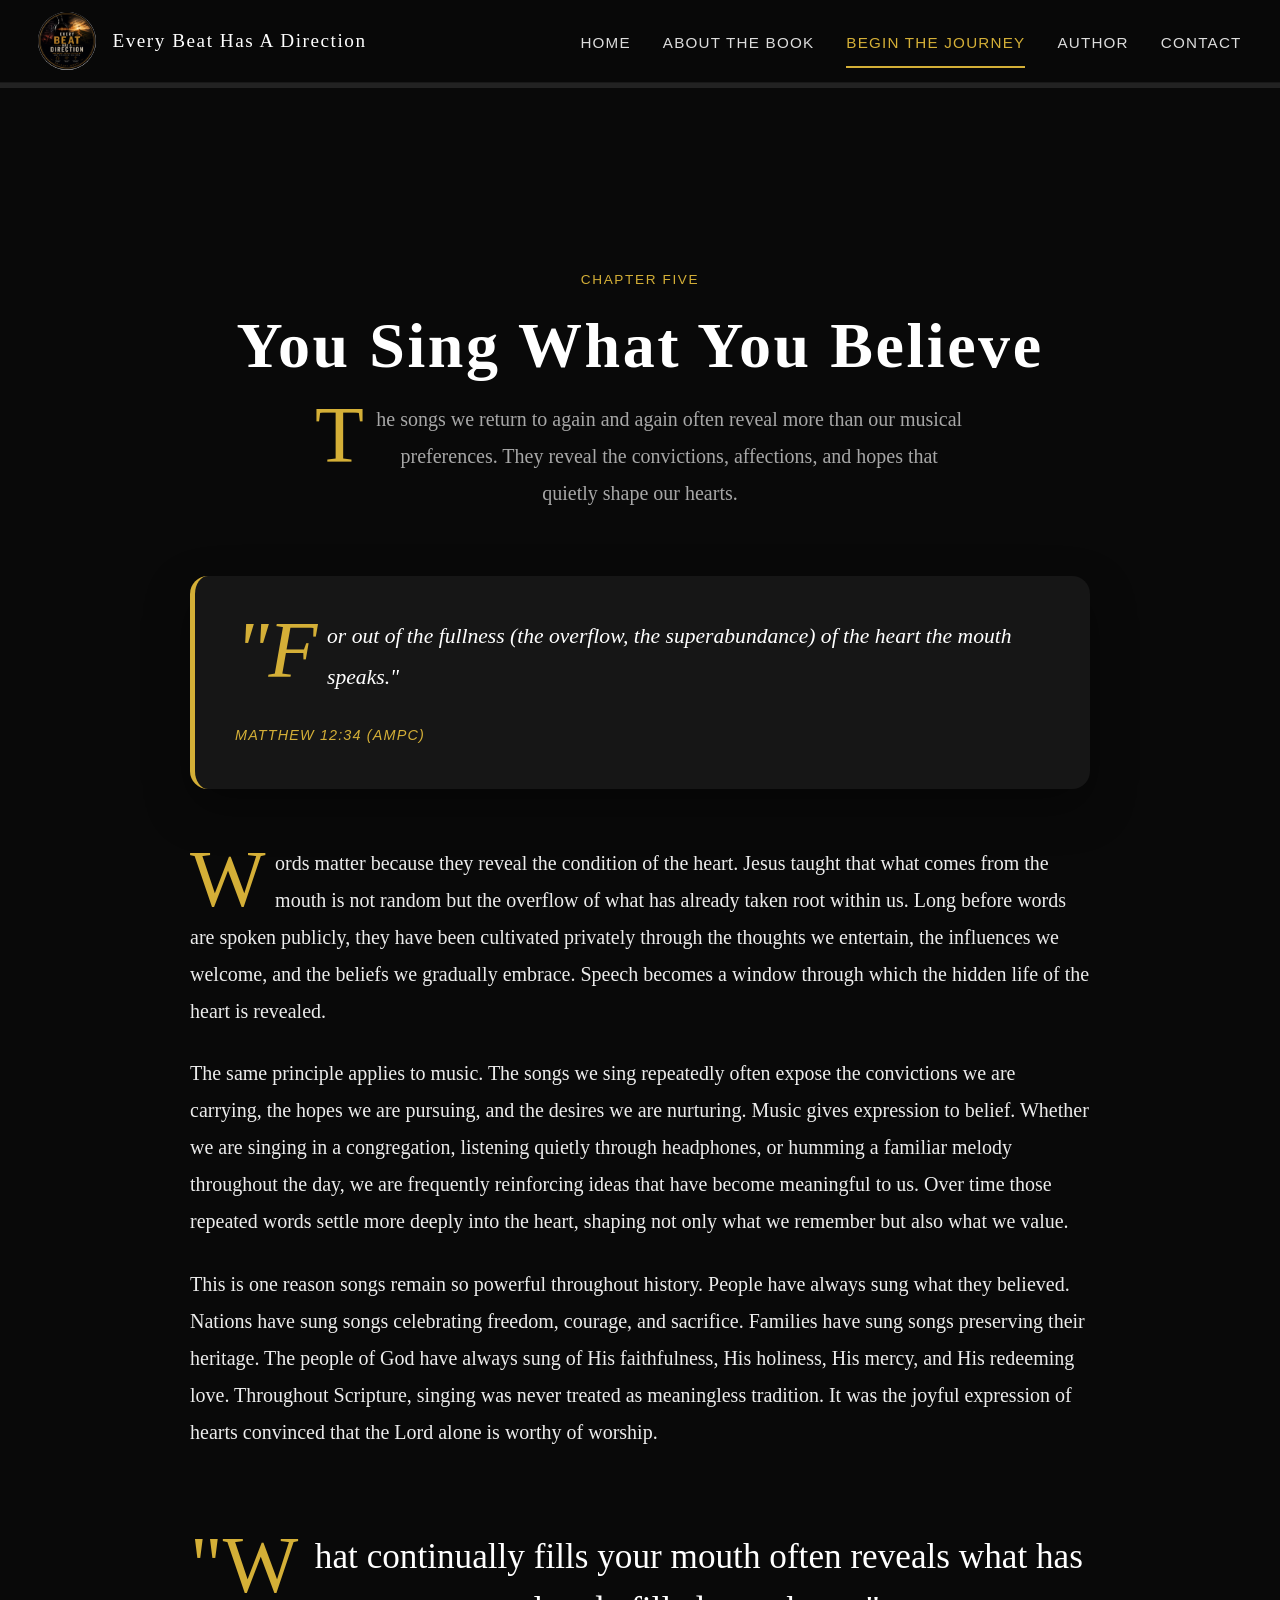
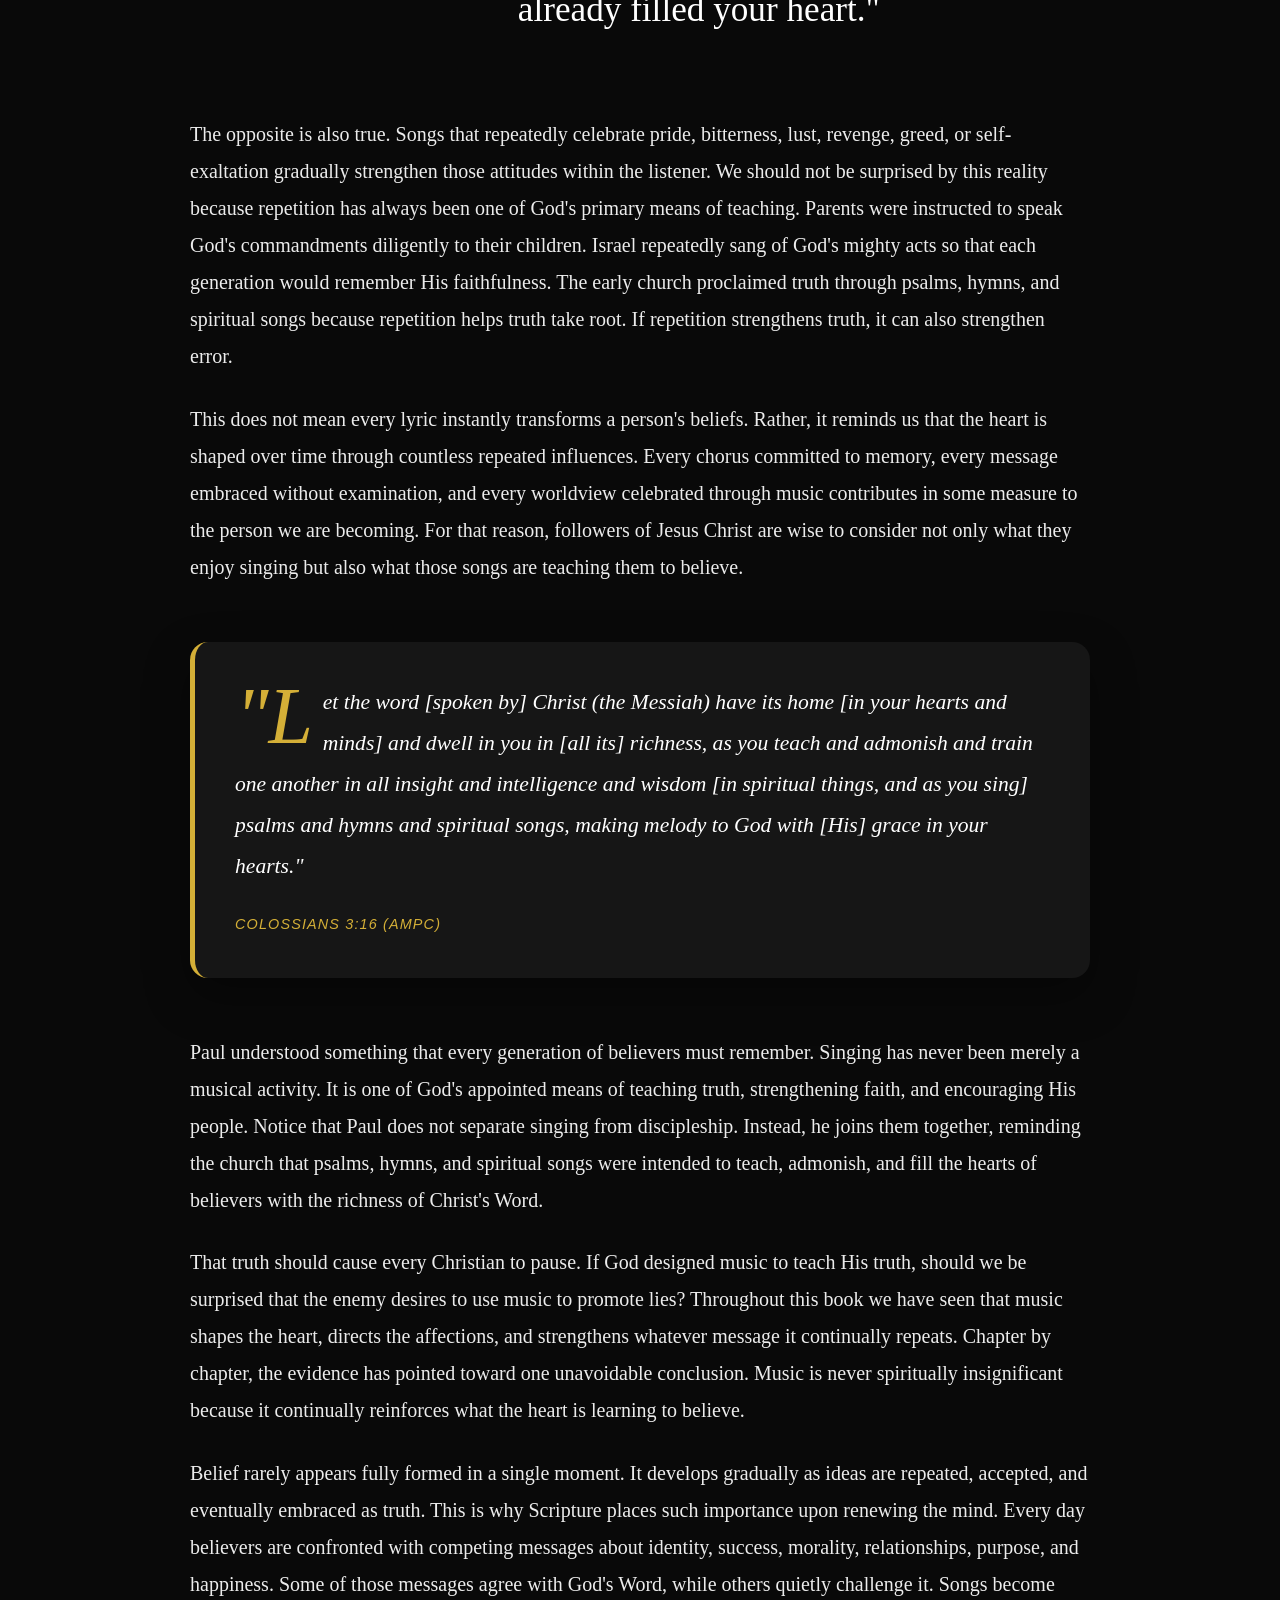
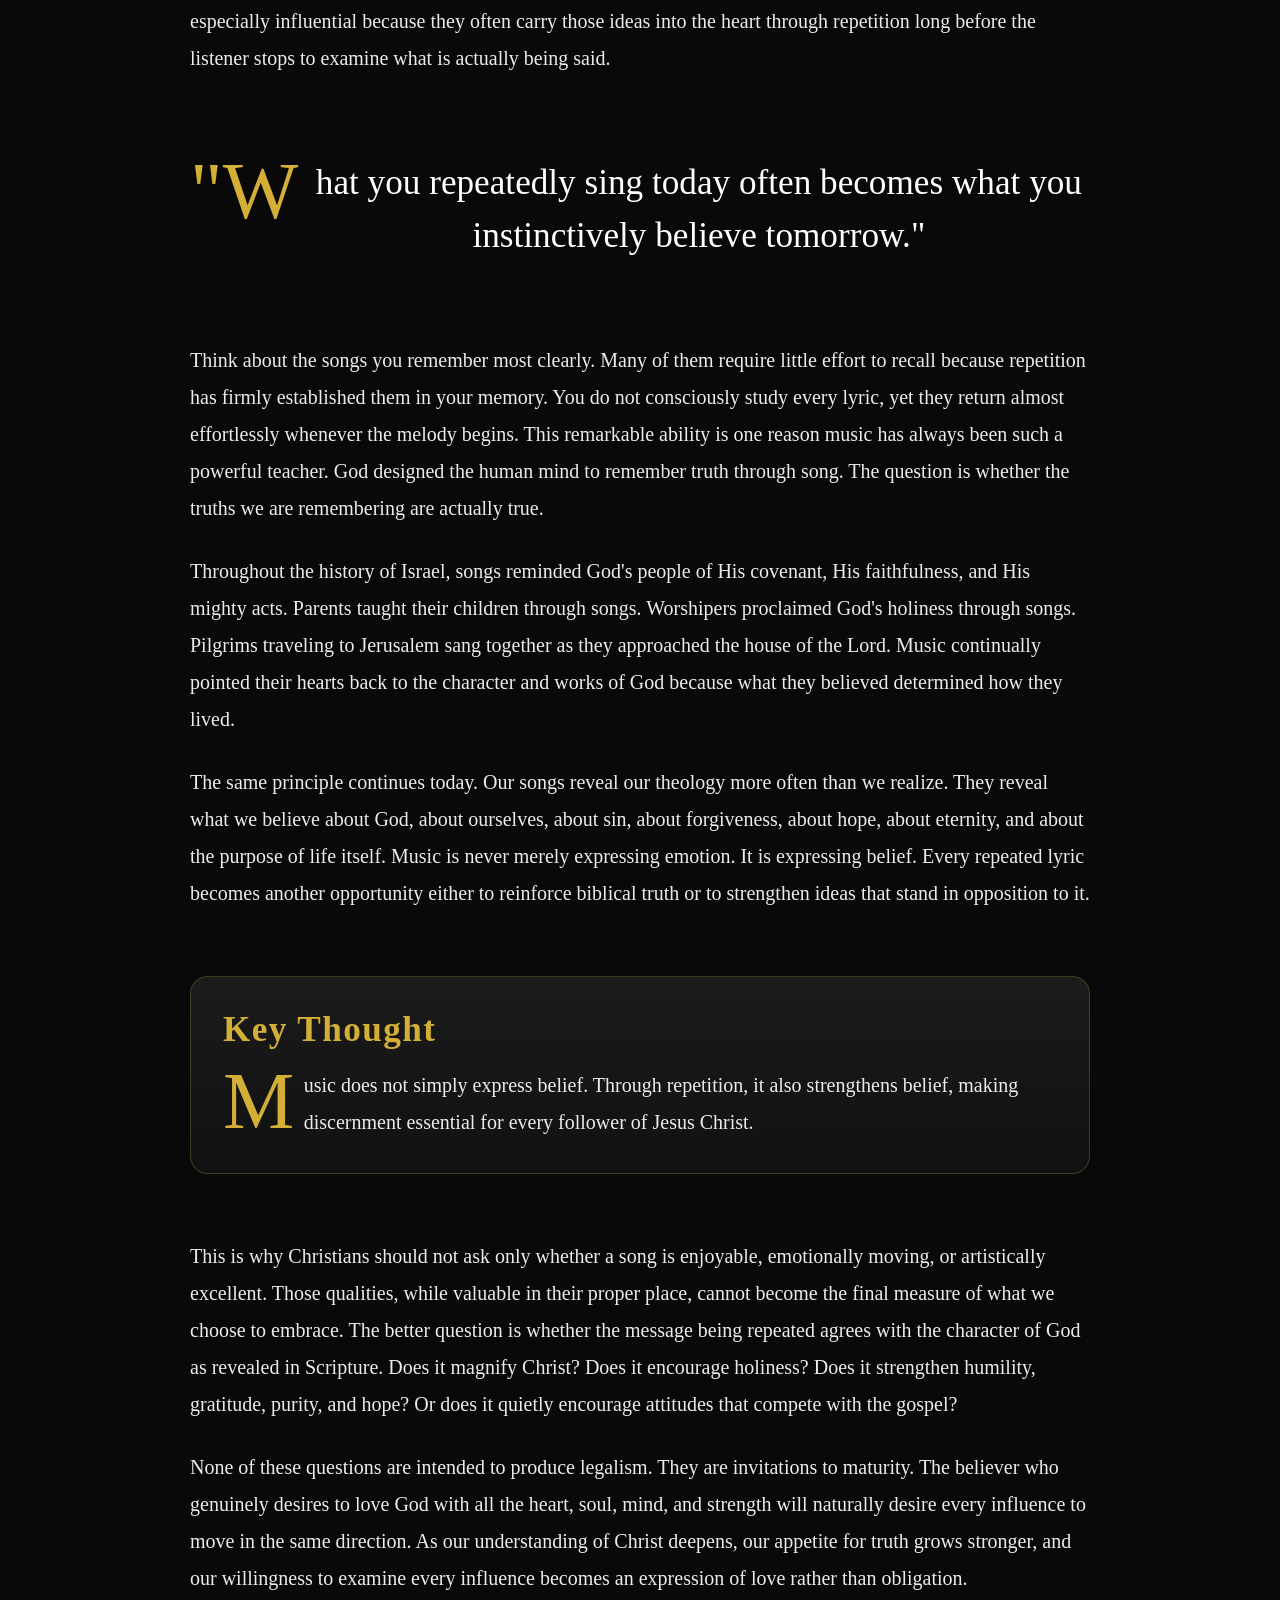
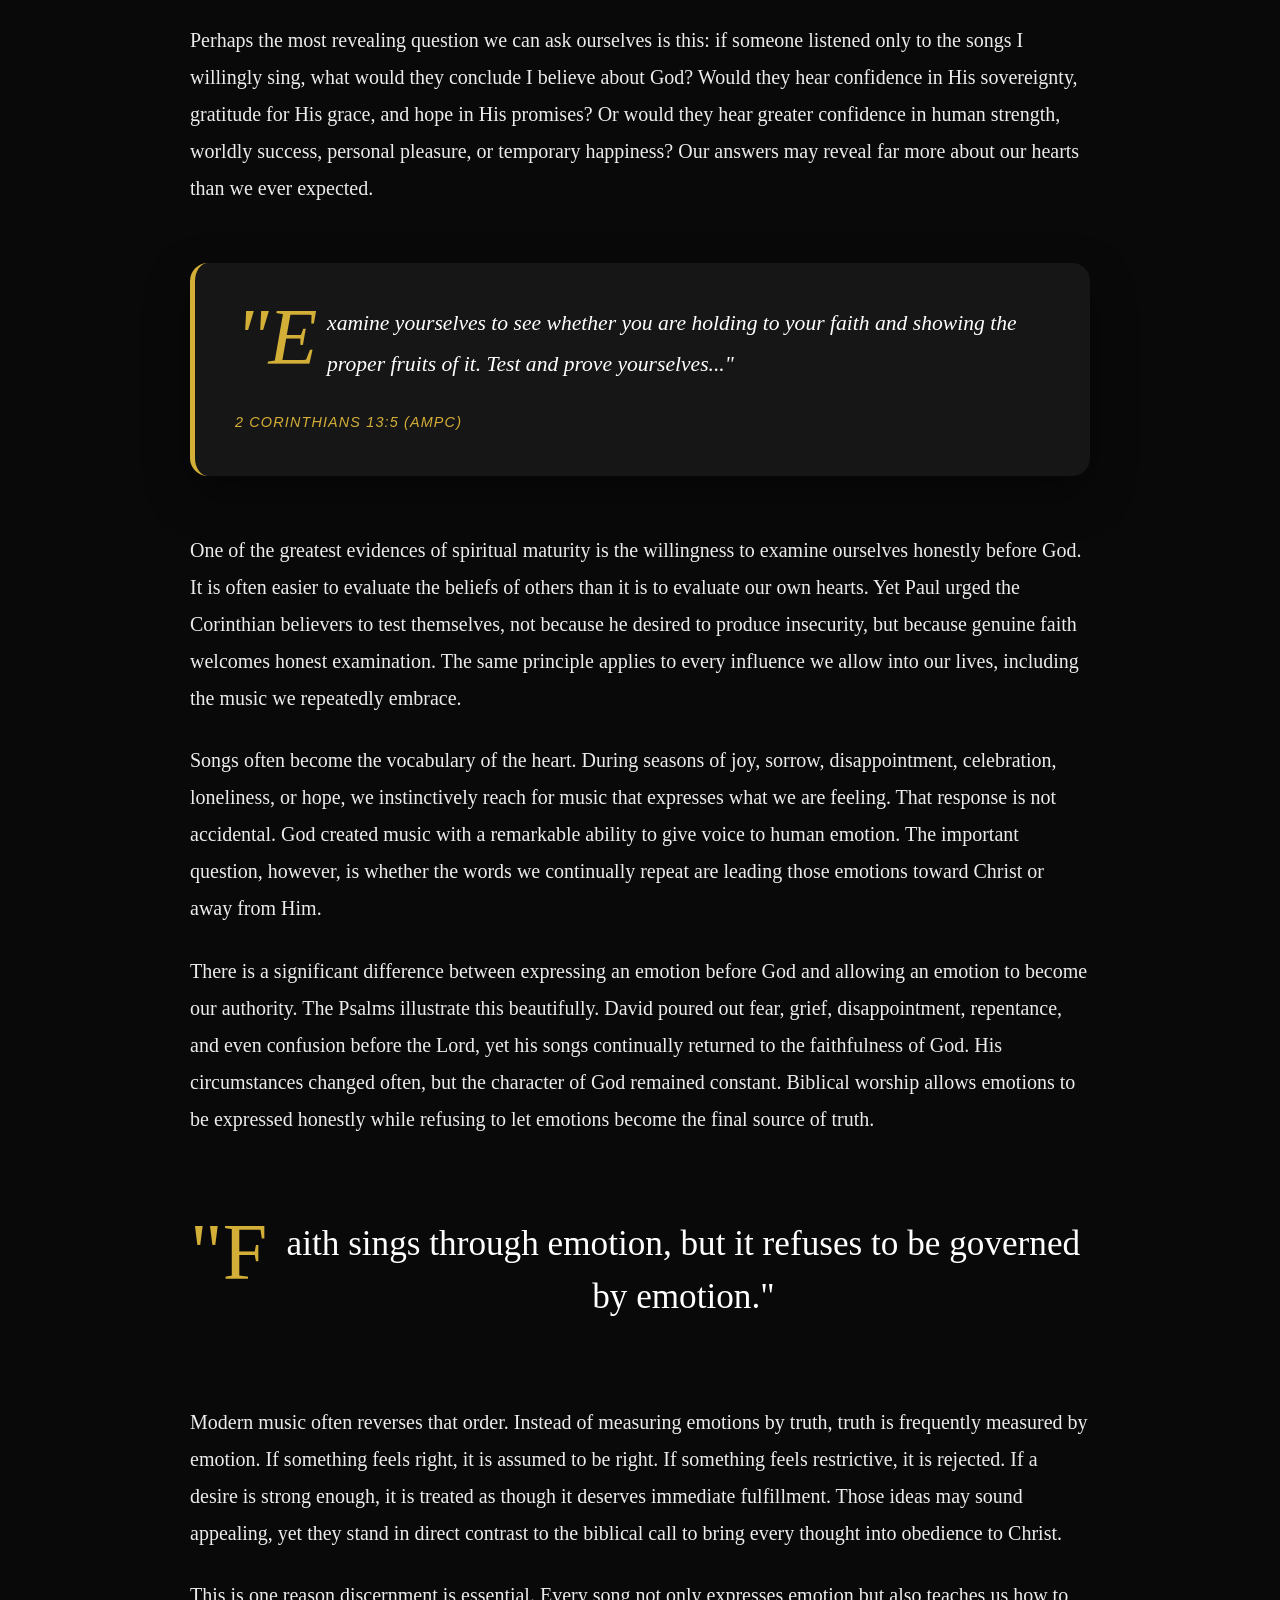
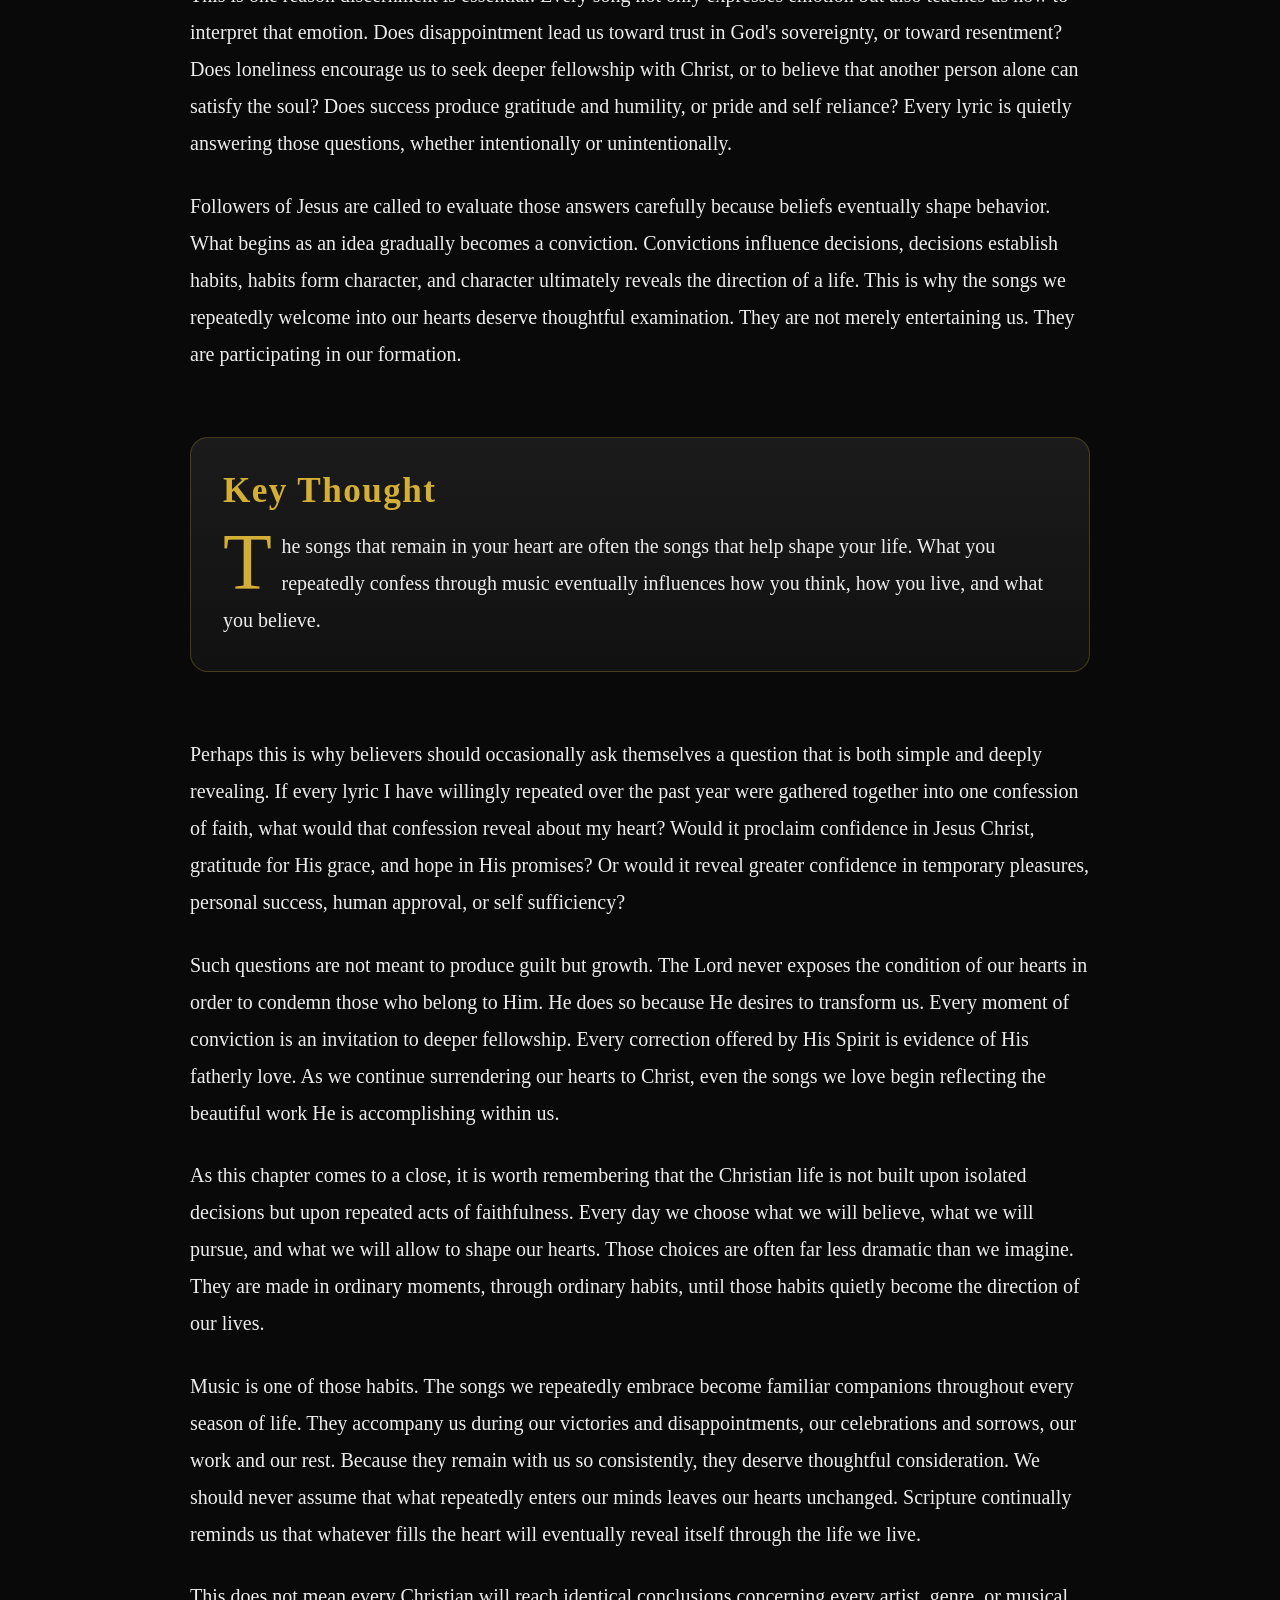
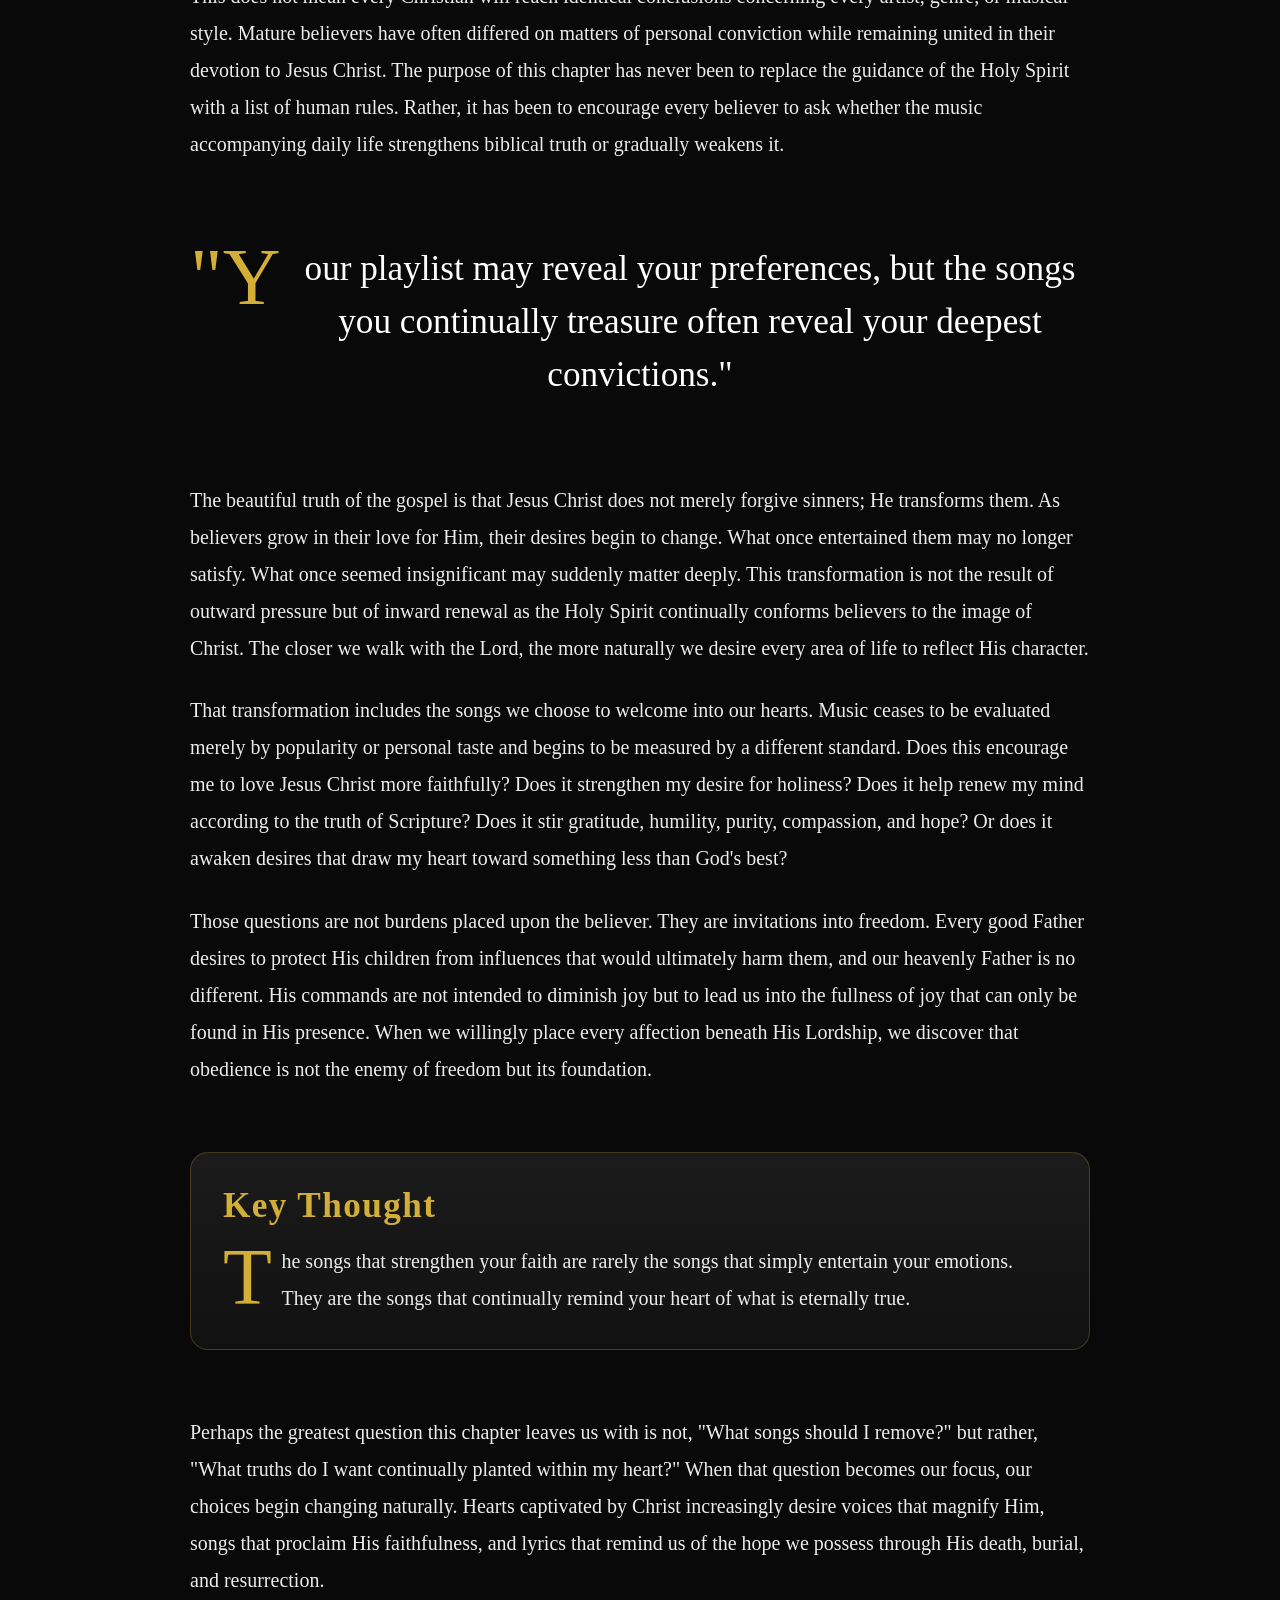
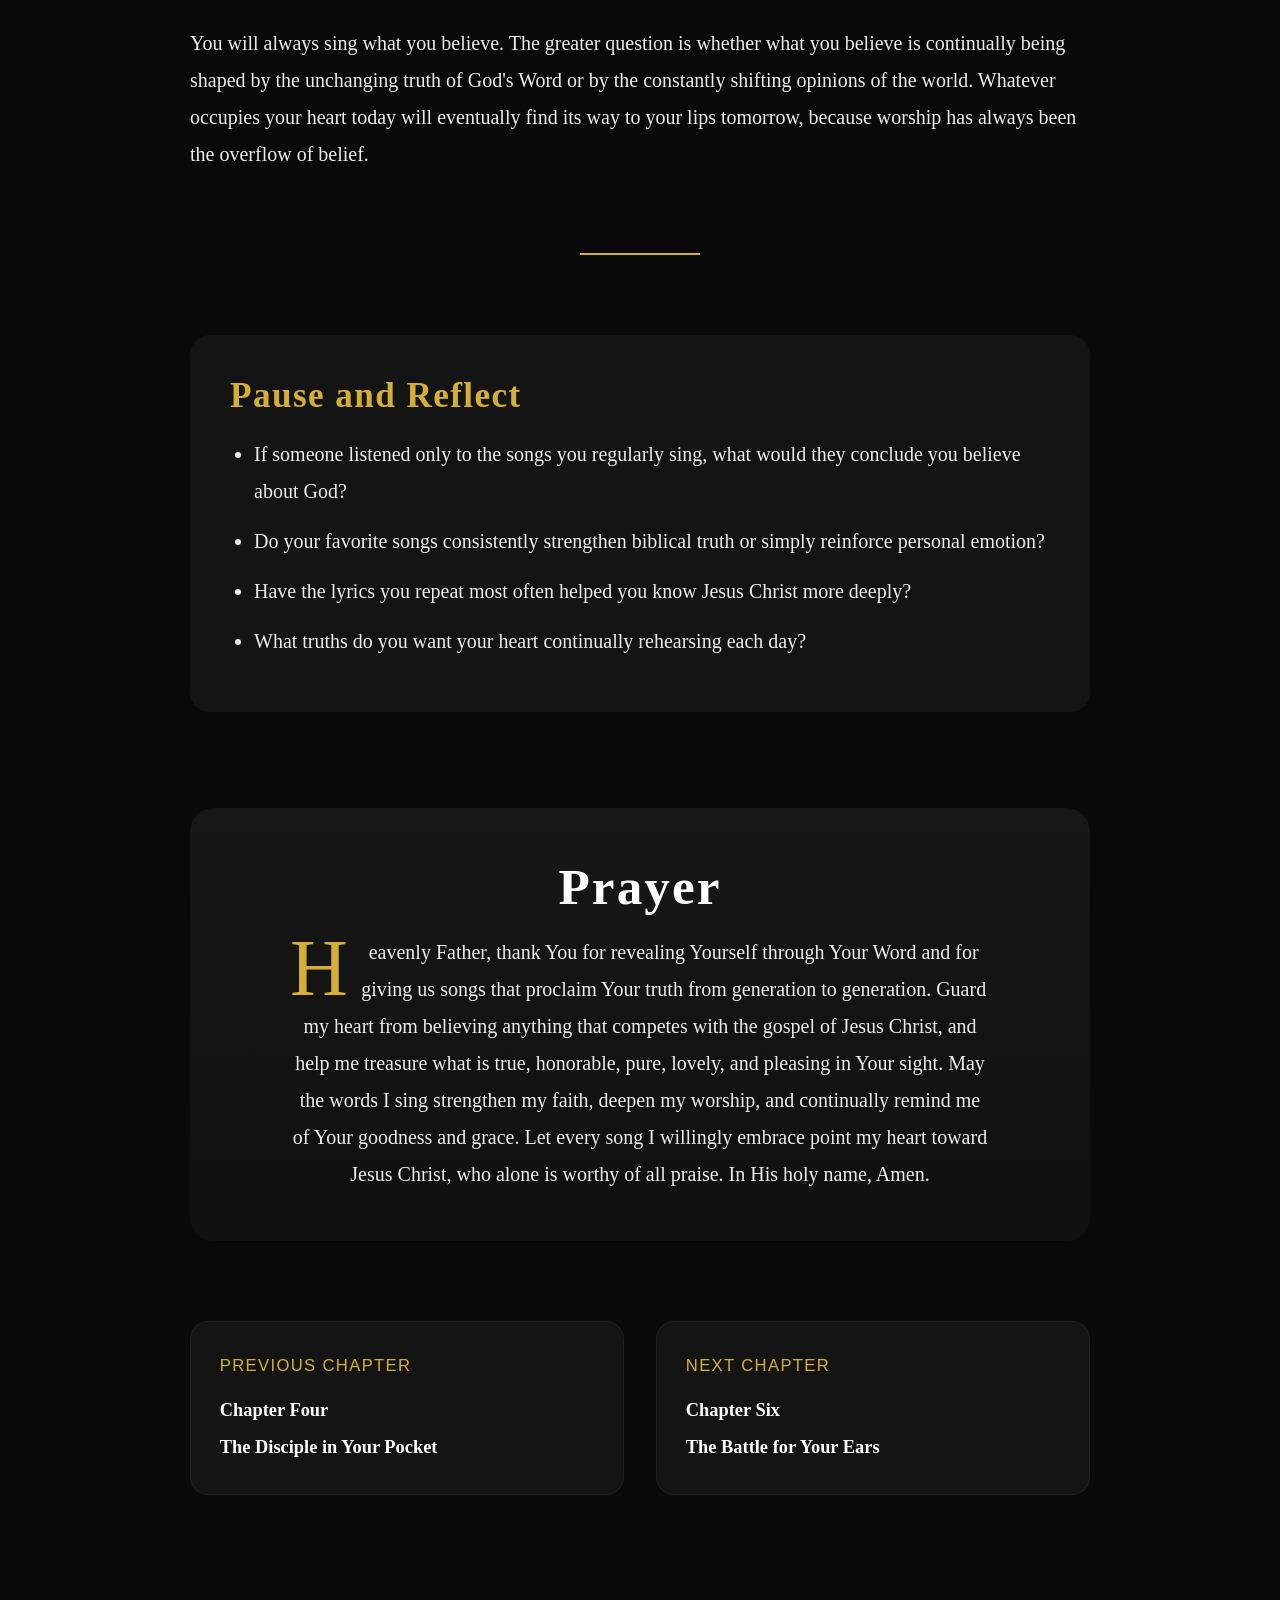
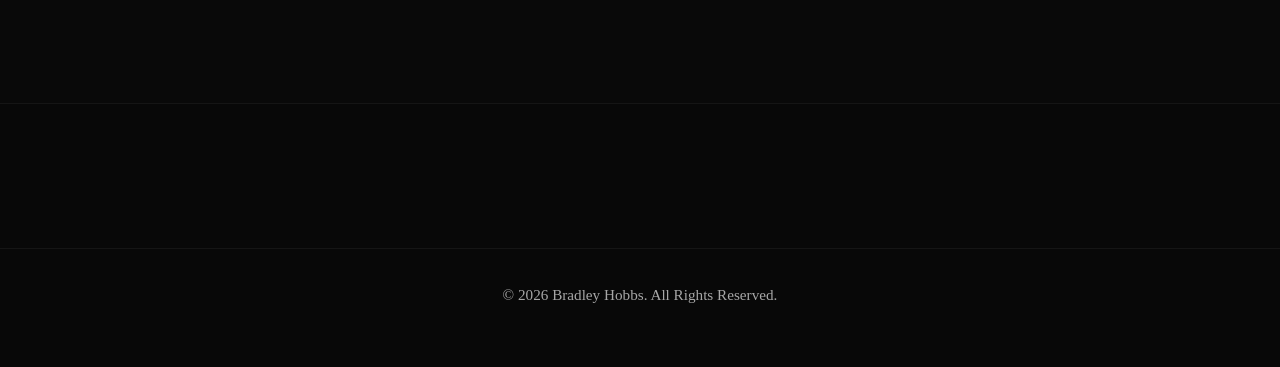
<file: chapter-5.html>
<!DOCTYPE html>

<html lang="en">

<head>

<meta charset="UTF-8">

<meta
name="viewport"
content="width=device-width, initial-scale=1.0">

<title>

Chapter Five | You Sing What You Believe | Every Beat Has a Direction

</title>

<meta
name="description"
content="Chapter Five explores how the songs we repeatedly sing often reveal the deepest beliefs of the heart.">

<link
rel="stylesheet"
href="styles.css">

</head>

<body>

<header class="site-header">

<nav class="navbar">

<a
href="index.html"
class="logo">

<img
src="95F46EAD-DD44-4362-AA08-95CE1AE70089.png"
alt="Every Beat Has A Direction">

<span>

Every Beat Has A Direction

</span>

</a>

<button
class="menu-toggle"
aria-label="Toggle Navigation">

<span></span>

<span></span>

<span></span>

</button>

<ul class="nav-menu">

<li><a href="index.html">Home</a></li>

<li><a href="about-book.html">About the Book</a></li>

<li><a class="active" href="begin-the-journey.html">

Begin the Journey

</a></li>

<li><a href="about.html">Author</a></li>

<li><a href="contact.html">Contact</a></li>

</ul>

</nav>

</header>

<main>

<section class="book-reading">

<header class="chapter-title fade-up">

<div class="chapter-label">

Chapter Five

</div>

<h1>

You Sing What You Believe

</h1>

<p class="chapter-intro">

The songs we return to again and again often reveal more than our musical preferences. They reveal the convictions, affections, and hopes that quietly shape our hearts.

</p>

</header>

<div class="reading-progress">

<div class="progress-bar"></div>

</div>

<div class="scripture fade-up">

<p>

"For out of the fullness (the overflow, the superabundance) of the heart the mouth speaks."

</p>

<cite>

Matthew 12:34 (AMPC)

</cite>

</div>

<p>

Words matter because they reveal the condition of the heart. Jesus taught that what comes from the mouth is not random but the overflow of what has already taken root within us. Long before words are spoken publicly, they have been cultivated privately through the thoughts we entertain, the influences we welcome, and the beliefs we gradually embrace. Speech becomes a window through which the hidden life of the heart is revealed.

</p>

<p>

The same principle applies to music. The songs we sing repeatedly often expose the convictions we are carrying, the hopes we are pursuing, and the desires we are nurturing. Music gives expression to belief. Whether we are singing in a congregation, listening quietly through headphones, or humming a familiar melody throughout the day, we are frequently reinforcing ideas that have become meaningful to us. Over time those repeated words settle more deeply into the heart, shaping not only what we remember but also what we value.

</p>

<p>

This is one reason songs remain so powerful throughout history. People have always sung what they believed. Nations have sung songs celebrating freedom, courage, and sacrifice. Families have sung songs preserving their heritage. The people of God have always sung of His faithfulness, His holiness, His mercy, and His redeeming love. Throughout Scripture, singing was never treated as meaningless tradition. It was the joyful expression of hearts convinced that the Lord alone is worthy of worship.

</p>

<div class="pull-quote fade-up">

<p>

"What continually fills your mouth often reveals what has already filled your heart."

</p>

</div>

<p>

The opposite is also true. Songs that repeatedly celebrate pride, bitterness, lust, revenge, greed, or self-exaltation gradually strengthen those attitudes within the listener. We should not be surprised by this reality because repetition has always been one of God's primary means of teaching. Parents were instructed to speak God's commandments diligently to their children. Israel repeatedly sang of God's mighty acts so that each generation would remember His faithfulness. The early church proclaimed truth through psalms, hymns, and spiritual songs because repetition helps truth take root. If repetition strengthens truth, it can also strengthen error.

</p>

<p>

This does not mean every lyric instantly transforms a person's beliefs. Rather, it reminds us that the heart is shaped over time through countless repeated influences. Every chorus committed to memory, every message embraced without examination, and every worldview celebrated through music contributes in some measure to the person we are becoming. For that reason, followers of Jesus Christ are wise to consider not only what they enjoy singing but also what those songs are teaching them to believe.

</p>

<div class="scripture fade-up">

<p>

"Let the word [spoken by] Christ (the Messiah) have its home [in your hearts and minds] and dwell in you in [all its] richness, as you teach and admonish and train one another in all insight and intelligence and wisdom [in spiritual things, and as you sing] psalms and hymns and spiritual songs, making melody to God with [His] grace in your hearts."

</p>

<cite>

Colossians 3:16 (AMPC)

</cite>

</div>

<p>

Paul understood something that every generation of believers must remember. Singing has never been merely a musical activity. It is one of God's appointed means of teaching truth, strengthening faith, and encouraging His people. Notice that Paul does not separate singing from discipleship. Instead, he joins them together, reminding the church that psalms, hymns, and spiritual songs were intended to teach, admonish, and fill the hearts of believers with the richness of Christ's Word.

</p>

<p>

That truth should cause every Christian to pause. If God designed music to teach His truth, should we be surprised that the enemy desires to use music to promote lies? Throughout this book we have seen that music shapes the heart, directs the affections, and strengthens whatever message it continually repeats. Chapter by chapter, the evidence has pointed toward one unavoidable conclusion. Music is never spiritually insignificant because it continually reinforces what the heart is learning to believe.

</p>

<p>

Belief rarely appears fully formed in a single moment. It develops gradually as ideas are repeated, accepted, and eventually embraced as truth. This is why Scripture places such importance upon renewing the mind. Every day believers are confronted with competing messages about identity, success, morality, relationships, purpose, and happiness. Some of those messages agree with God's Word, while others quietly challenge it. Songs become especially influential because they often carry those ideas into the heart through repetition long before the listener stops to examine what is actually being said.

</p>

<div class="pull-quote fade-up">

<p>

"What you repeatedly sing today often becomes what you instinctively believe tomorrow."

</p>

</div>

<p>

Think about the songs you remember most clearly. Many of them require little effort to recall because repetition has firmly established them in your memory. You do not consciously study every lyric, yet they return almost effortlessly whenever the melody begins. This remarkable ability is one reason music has always been such a powerful teacher. God designed the human mind to remember truth through song. The question is whether the truths we are remembering are actually true.

</p>

<p>

Throughout the history of Israel, songs reminded God's people of His covenant, His faithfulness, and His mighty acts. Parents taught their children through songs. Worshipers proclaimed God's holiness through songs. Pilgrims traveling to Jerusalem sang together as they approached the house of the Lord. Music continually pointed their hearts back to the character and works of God because what they believed determined how they lived.

</p>

<p>

The same principle continues today. Our songs reveal our theology more often than we realize. They reveal what we believe about God, about ourselves, about sin, about forgiveness, about hope, about eternity, and about the purpose of life itself. Music is never merely expressing emotion. It is expressing belief. Every repeated lyric becomes another opportunity either to reinforce biblical truth or to strengthen ideas that stand in opposition to it.

</p>

<div class="key-thought fade-up">

<h3>

Key Thought

</h3>

<p>

Music does not simply express belief. Through repetition, it also strengthens belief, making discernment essential for every follower of Jesus Christ.

</p>

</div>

<p>

This is why Christians should not ask only whether a song is enjoyable, emotionally moving, or artistically excellent. Those qualities, while valuable in their proper place, cannot become the final measure of what we choose to embrace. The better question is whether the message being repeated agrees with the character of God as revealed in Scripture. Does it magnify Christ? Does it encourage holiness? Does it strengthen humility, gratitude, purity, and hope? Or does it quietly encourage attitudes that compete with the gospel?

</p>

<p>

None of these questions are intended to produce legalism. They are invitations to maturity. The believer who genuinely desires to love God with all the heart, soul, mind, and strength will naturally desire every influence to move in the same direction. As our understanding of Christ deepens, our appetite for truth grows stronger, and our willingness to examine every influence becomes an expression of love rather than obligation.

</p>

<p>

Perhaps the most revealing question we can ask ourselves is this: if someone listened only to the songs I willingly sing, what would they conclude I believe about God? Would they hear confidence in His sovereignty, gratitude for His grace, and hope in His promises? Or would they hear greater confidence in human strength, worldly success, personal pleasure, or temporary happiness? Our answers may reveal far more about our hearts than we ever expected.

</p>


<div class="scripture fade-up">

<p>

"Examine yourselves to see whether you are holding to your faith and showing the proper fruits of it. Test and prove yourselves..."

</p>

<cite>

2 Corinthians 13:5 (AMPC)

</cite>

</div>

<p>

One of the greatest evidences of spiritual maturity is the willingness to examine ourselves honestly before God. It is often easier to evaluate the beliefs of others than it is to evaluate our own hearts. Yet Paul urged the Corinthian believers to test themselves, not because he desired to produce insecurity, but because genuine faith welcomes honest examination. The same principle applies to every influence we allow into our lives, including the music we repeatedly embrace.

</p>

<p>

Songs often become the vocabulary of the heart. During seasons of joy, sorrow, disappointment, celebration, loneliness, or hope, we instinctively reach for music that expresses what we are feeling. That response is not accidental. God created music with a remarkable ability to give voice to human emotion. The important question, however, is whether the words we continually repeat are leading those emotions toward Christ or away from Him.

</p>

<p>

There is a significant difference between expressing an emotion before God and allowing an emotion to become our authority. The Psalms illustrate this beautifully. David poured out fear, grief, disappointment, repentance, and even confusion before the Lord, yet his songs continually returned to the faithfulness of God. His circumstances changed often, but the character of God remained constant. Biblical worship allows emotions to be expressed honestly while refusing to let emotions become the final source of truth.

</p>

<div class="pull-quote fade-up">

<p>

"Faith sings through emotion, but it refuses to be governed by emotion."

</p>

</div>

<p>

Modern music often reverses that order. Instead of measuring emotions by truth, truth is frequently measured by emotion. If something feels right, it is assumed to be right. If something feels restrictive, it is rejected. If a desire is strong enough, it is treated as though it deserves immediate fulfillment. Those ideas may sound appealing, yet they stand in direct contrast to the biblical call to bring every thought into obedience to Christ.

</p>

<p>

This is one reason discernment is essential. Every song not only expresses emotion but also teaches us how to interpret that emotion. Does disappointment lead us toward trust in God's sovereignty, or toward resentment? Does loneliness encourage us to seek deeper fellowship with Christ, or to believe that another person alone can satisfy the soul? Does success produce gratitude and humility, or pride and self reliance? Every lyric is quietly answering those questions, whether intentionally or unintentionally.

</p>

<p>

Followers of Jesus are called to evaluate those answers carefully because beliefs eventually shape behavior. What begins as an idea gradually becomes a conviction. Convictions influence decisions, decisions establish habits, habits form character, and character ultimately reveals the direction of a life. This is why the songs we repeatedly welcome into our hearts deserve thoughtful examination. They are not merely entertaining us. They are participating in our formation.

</p>

<div class="key-thought fade-up">

<h3>

Key Thought

</h3>

<p>

The songs that remain in your heart are often the songs that help shape your life. What you repeatedly confess through music eventually influences how you think, how you live, and what you believe.

</p>

</div>

<p>

Perhaps this is why believers should occasionally ask themselves a question that is both simple and deeply revealing. If every lyric I have willingly repeated over the past year were gathered together into one confession of faith, what would that confession reveal about my heart? Would it proclaim confidence in Jesus Christ, gratitude for His grace, and hope in His promises? Or would it reveal greater confidence in temporary pleasures, personal success, human approval, or self sufficiency?

</p>

<p>

Such questions are not meant to produce guilt but growth. The Lord never exposes the condition of our hearts in order to condemn those who belong to Him. He does so because He desires to transform us. Every moment of conviction is an invitation to deeper fellowship. Every correction offered by His Spirit is evidence of His fatherly love. As we continue surrendering our hearts to Christ, even the songs we love begin reflecting the beautiful work He is accomplishing within us.

</p>

<p>

As this chapter comes to a close, it is worth remembering that the Christian life is not built upon isolated decisions but upon repeated acts of faithfulness. Every day we choose what we will believe, what we will pursue, and what we will allow to shape our hearts. Those choices are often far less dramatic than we imagine. They are made in ordinary moments, through ordinary habits, until those habits quietly become the direction of our lives.

</p>

<p>

Music is one of those habits. The songs we repeatedly embrace become familiar companions throughout every season of life. They accompany us during our victories and disappointments, our celebrations and sorrows, our work and our rest. Because they remain with us so consistently, they deserve thoughtful consideration. We should never assume that what repeatedly enters our minds leaves our hearts unchanged. Scripture continually reminds us that whatever fills the heart will eventually reveal itself through the life we live.

</p>

<p>

This does not mean every Christian will reach identical conclusions concerning every artist, genre, or musical style. Mature believers have often differed on matters of personal conviction while remaining united in their devotion to Jesus Christ. The purpose of this chapter has never been to replace the guidance of the Holy Spirit with a list of human rules. Rather, it has been to encourage every believer to ask whether the music accompanying daily life strengthens biblical truth or gradually weakens it.

</p>

<div class="pull-quote fade-up">

<p>

"Your playlist may reveal your preferences, but the songs you continually treasure often reveal your deepest convictions."

</p>

</div>

<p>

The beautiful truth of the gospel is that Jesus Christ does not merely forgive sinners; He transforms them. As believers grow in their love for Him, their desires begin to change. What once entertained them may no longer satisfy. What once seemed insignificant may suddenly matter deeply. This transformation is not the result of outward pressure but of inward renewal as the Holy Spirit continually conforms believers to the image of Christ. The closer we walk with the Lord, the more naturally we desire every area of life to reflect His character.

</p>

<p>

That transformation includes the songs we choose to welcome into our hearts. Music ceases to be evaluated merely by popularity or personal taste and begins to be measured by a different standard. Does this encourage me to love Jesus Christ more faithfully? Does it strengthen my desire for holiness? Does it help renew my mind according to the truth of Scripture? Does it stir gratitude, humility, purity, compassion, and hope? Or does it awaken desires that draw my heart toward something less than God's best?

</p>

<p>

Those questions are not burdens placed upon the believer. They are invitations into freedom. Every good Father desires to protect His children from influences that would ultimately harm them, and our heavenly Father is no different. His commands are not intended to diminish joy but to lead us into the fullness of joy that can only be found in His presence. When we willingly place every affection beneath His Lordship, we discover that obedience is not the enemy of freedom but its foundation.

</p>

<div class="key-thought fade-up">

<h3>

Key Thought

</h3>

<p>

The songs that strengthen your faith are rarely the songs that simply entertain your emotions. They are the songs that continually remind your heart of what is eternally true.

</p>

</div>

<p>

Perhaps the greatest question this chapter leaves us with is not, "What songs should I remove?" but rather, "What truths do I want continually planted within my heart?" When that question becomes our focus, our choices begin changing naturally. Hearts captivated by Christ increasingly desire voices that magnify Him, songs that proclaim His faithfulness, and lyrics that remind us of the hope we possess through His death, burial, and resurrection.

</p>

<p>

You will always sing what you believe. The greater question is whether what you believe is continually being shaped by the unchanging truth of God's Word or by the constantly shifting opinions of the world. Whatever occupies your heart today will eventually find its way to your lips tomorrow, because worship has always been the overflow of belief.

</p>

<div class="chapter-divider"></div>

<div class="reflection fade-up">

<h3>

Pause and Reflect

</h3>

<ul>

<li>

If someone listened only to the songs you regularly sing, what would they conclude you believe about God?

</li>

<li>

Do your favorite songs consistently strengthen biblical truth or simply reinforce personal emotion?

</li>

<li>

Have the lyrics you repeat most often helped you know Jesus Christ more deeply?

</li>

<li>

What truths do you want your heart continually rehearsing each day?

</li>

</ul>

</div>

<div class="chapter-prayer fade-up">

<h2>

Prayer

</h2>

<p>

Heavenly Father, thank You for revealing Yourself through Your Word and for giving us songs that proclaim Your truth from generation to generation. Guard my heart from believing anything that competes with the gospel of Jesus Christ, and help me treasure what is true, honorable, pure, lovely, and pleasing in Your sight. May the words I sing strengthen my faith, deepen my worship, and continually remind me of Your goodness and grace. Let every song I willingly embrace point my heart toward Jesus Christ, who alone is worthy of all praise. In His holy name, Amen.

</p>

</div>

<nav class="chapter-navigation">

<a
href="chapter-4.html"
class="previous-chapter">

<small>

Previous Chapter

</small>

<strong>

Chapter Four<br>

The Disciple in Your Pocket

</strong>

</a>

<a
href="chapter-6.html"
class="next-chapter">

<small>

Next Chapter

</small>

<strong>

Chapter Six<br>

The Battle for Your Ears

</strong>

</a>

</nav>

</section>

</main>

<footer class="site-footer">

<div class="footer-bottom">

<p>

&copy; <span class="year"></span>

Bradley Hobbs. All Rights Reserved.

</p>

</div>

</footer>

<a
href="#"
class="back-top"
aria-label="Back to top">

↑

</a>

<script src="main.js"></script>

</body>

</html>
</file>
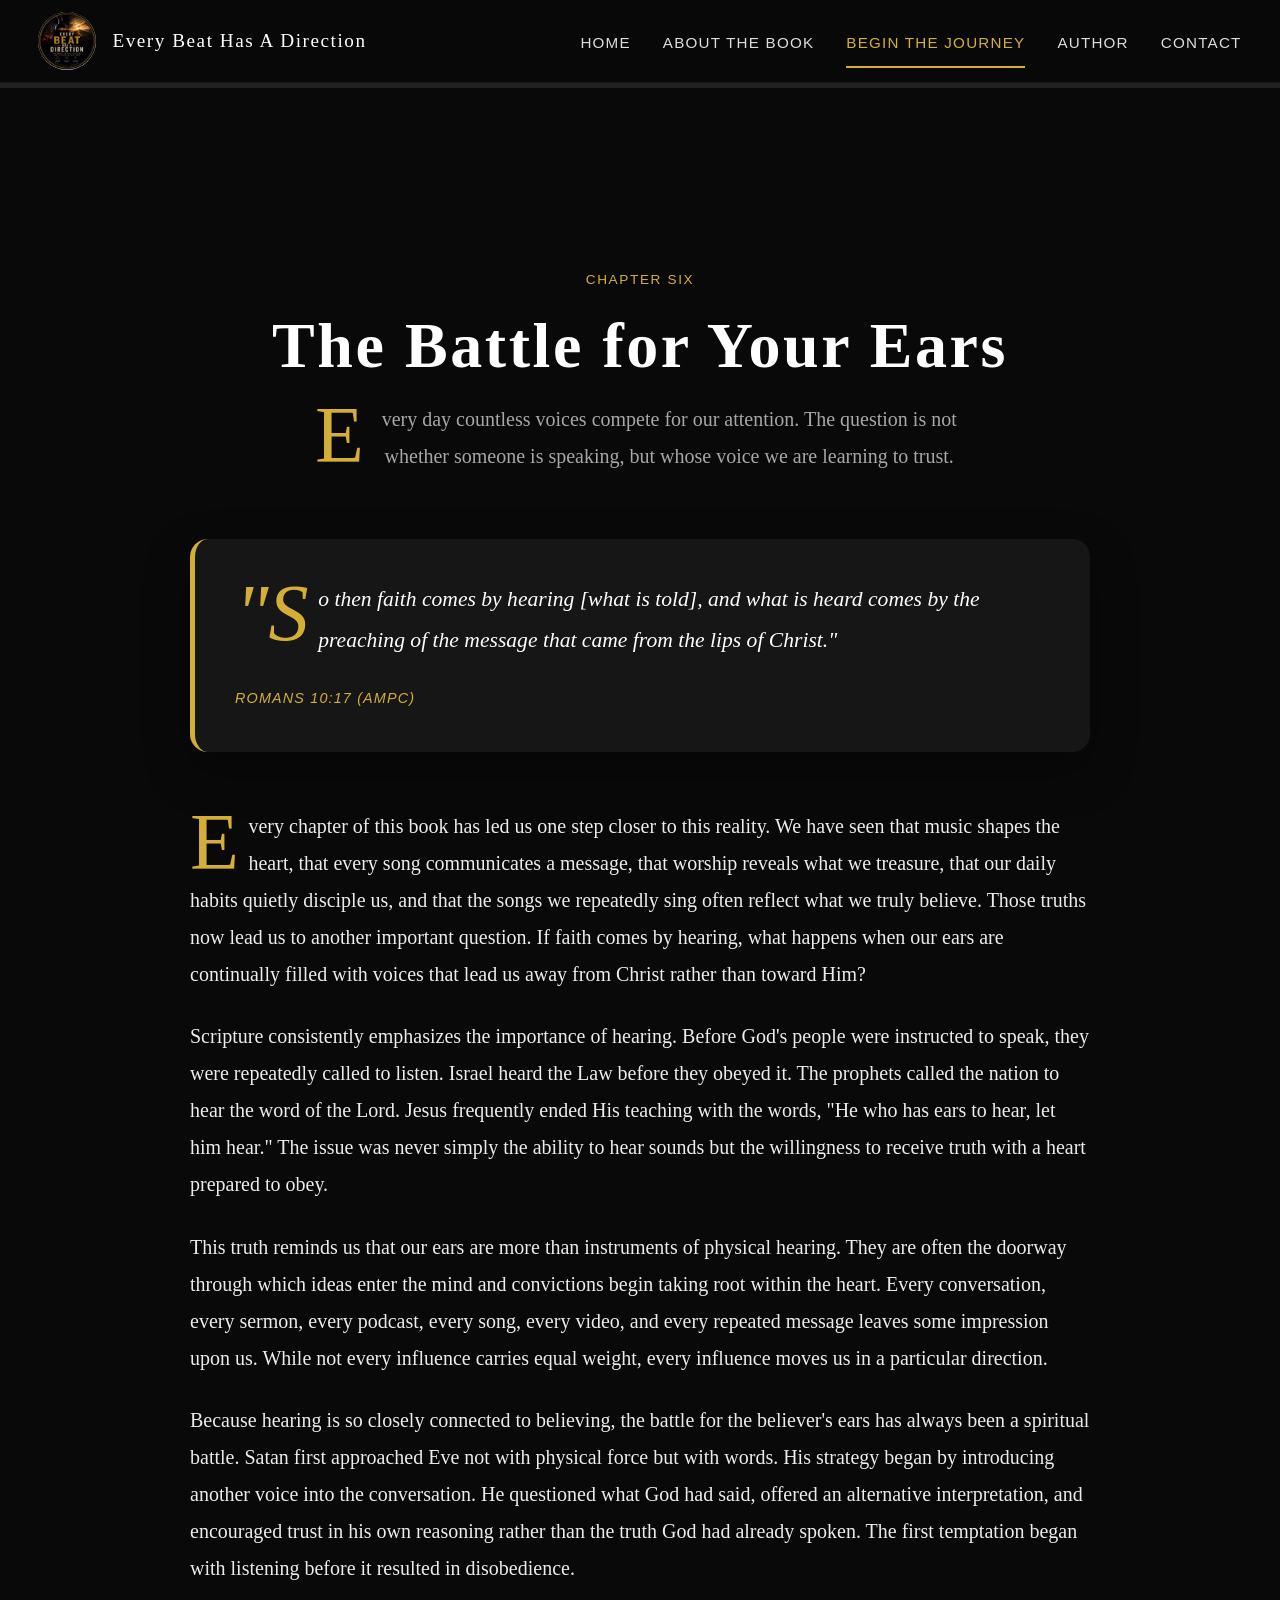
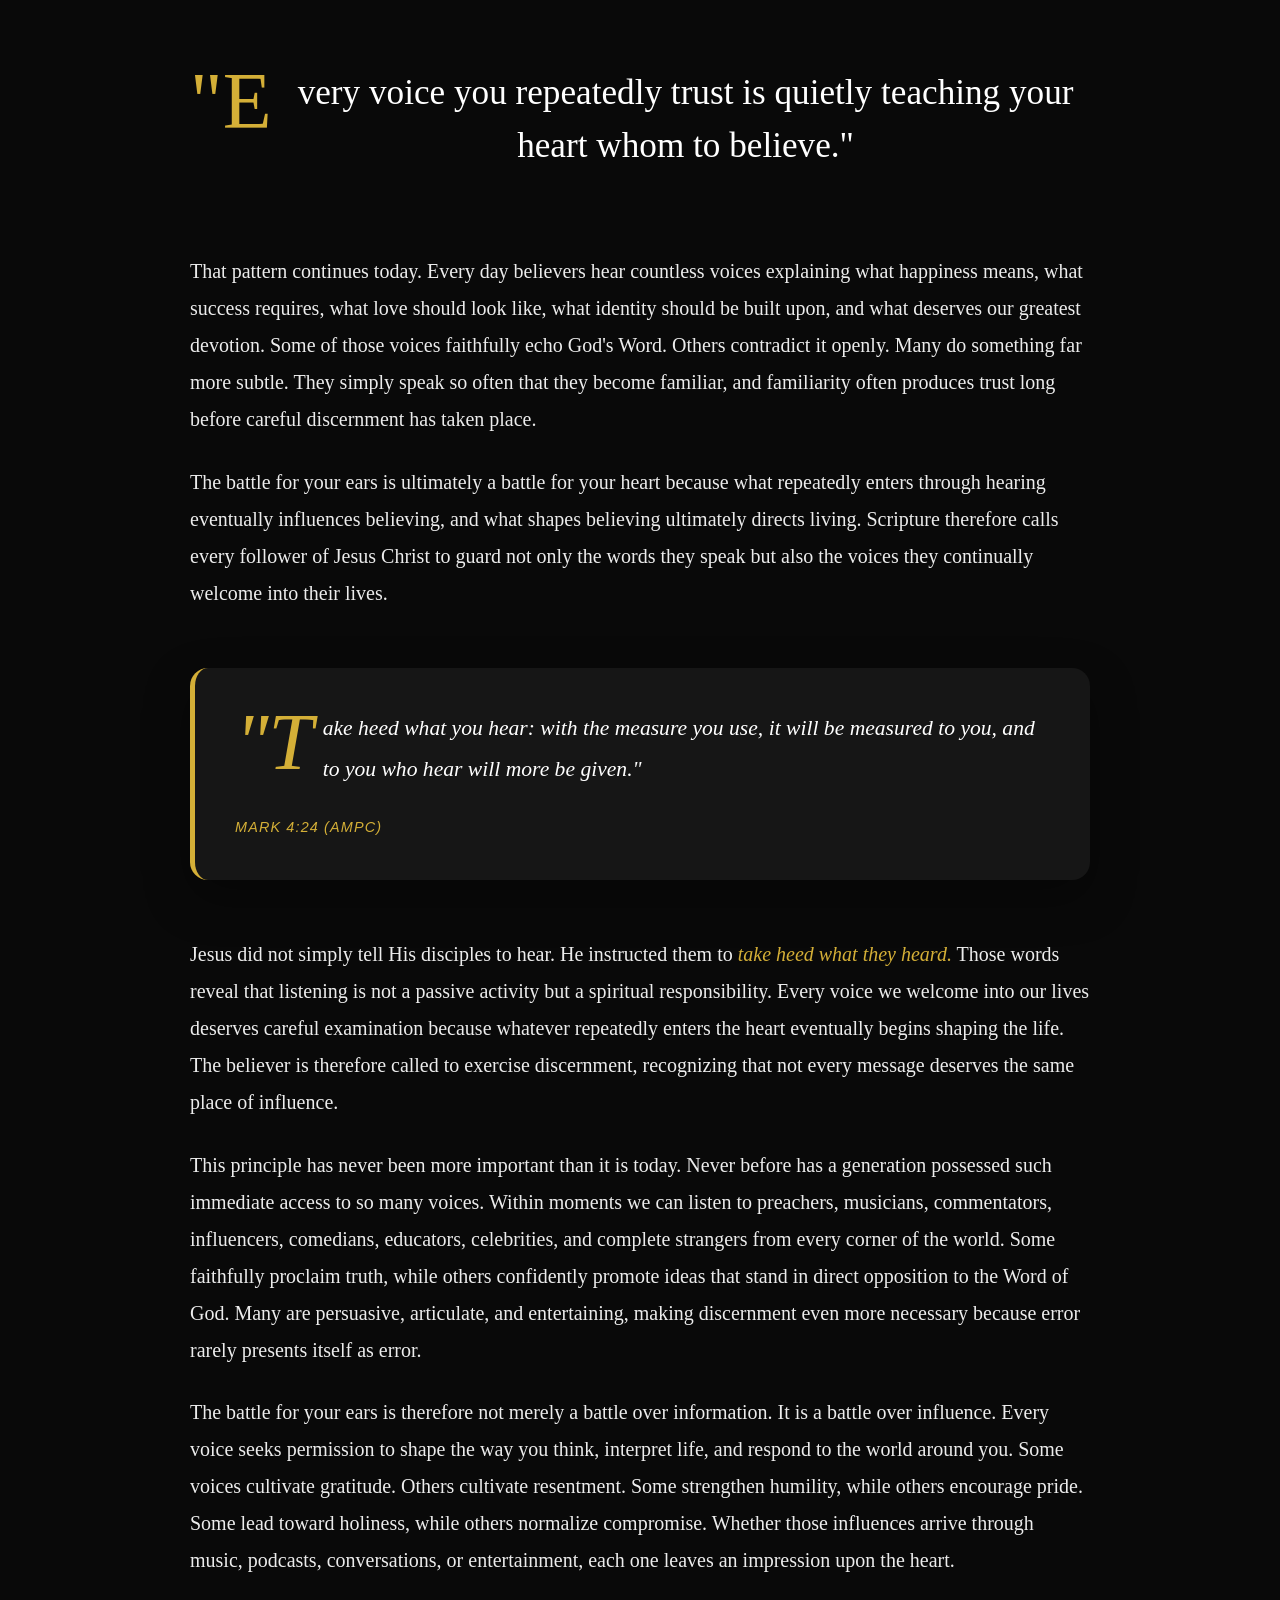
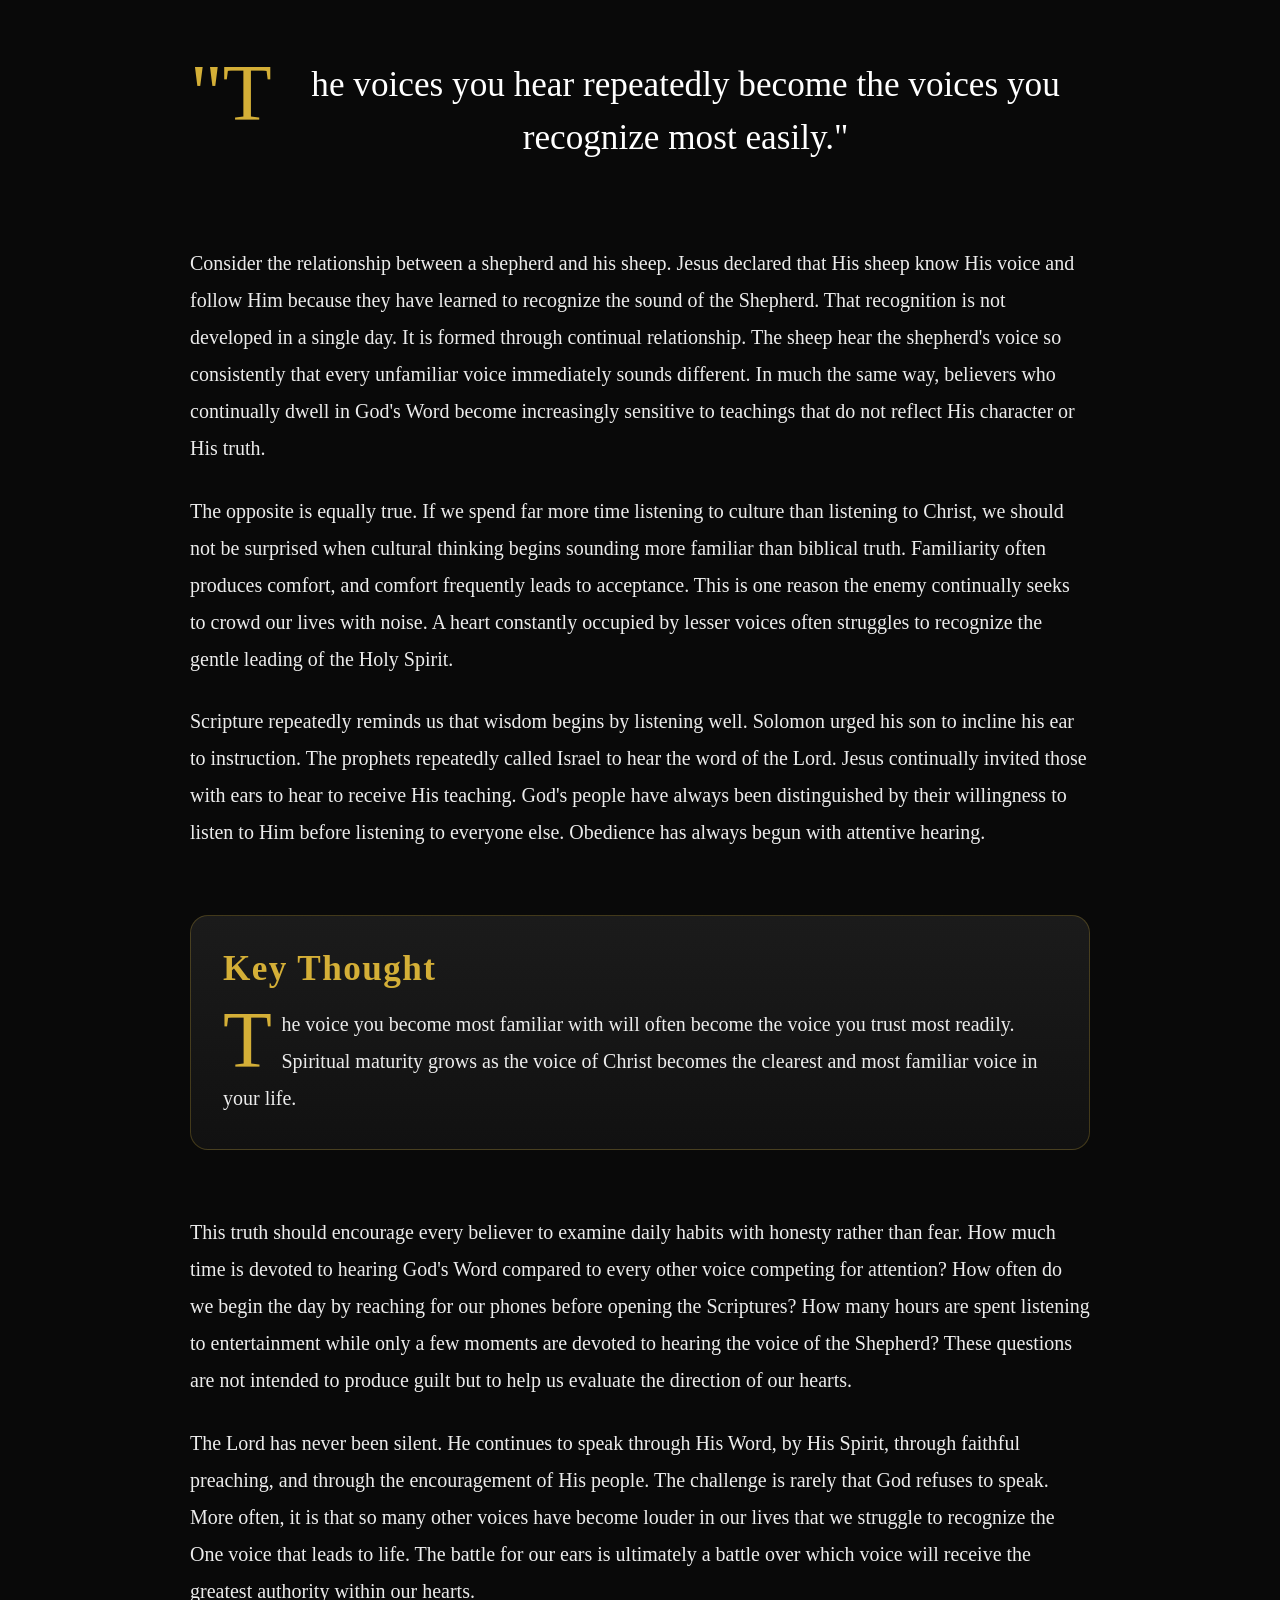
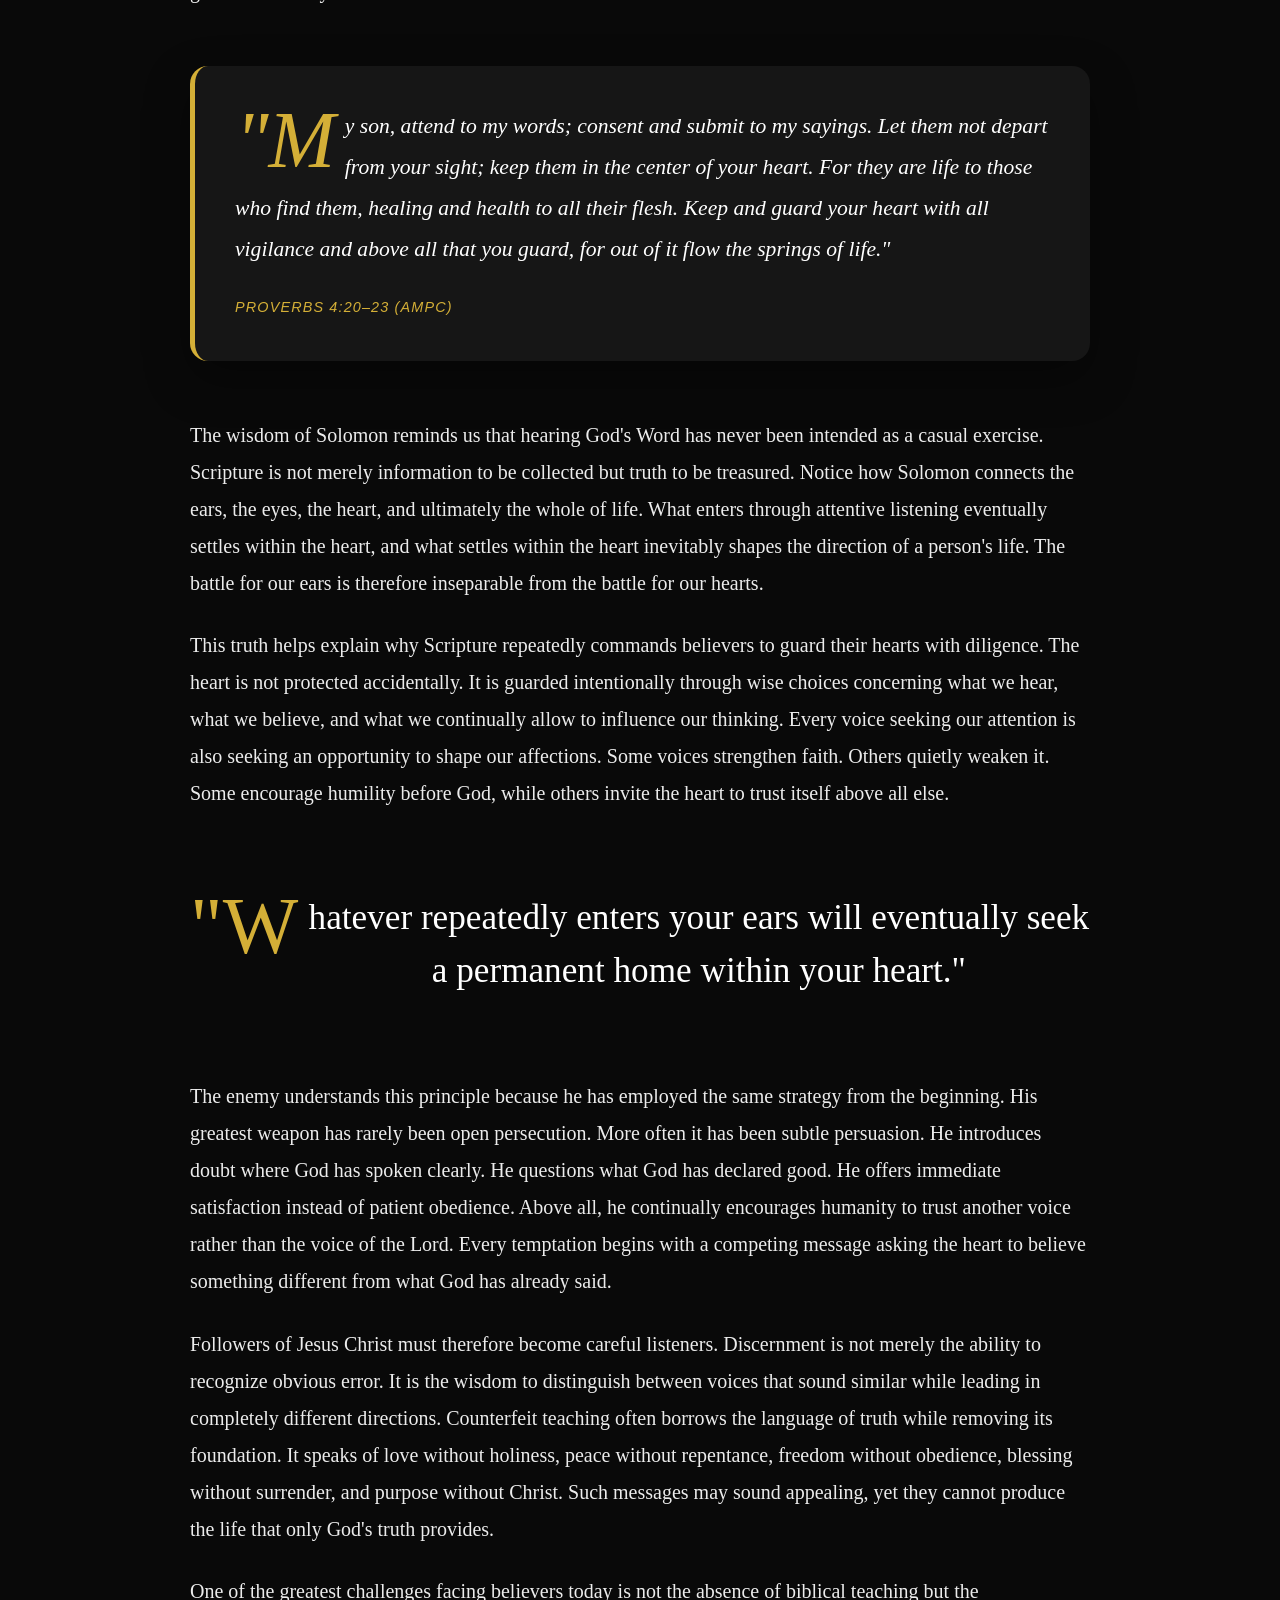
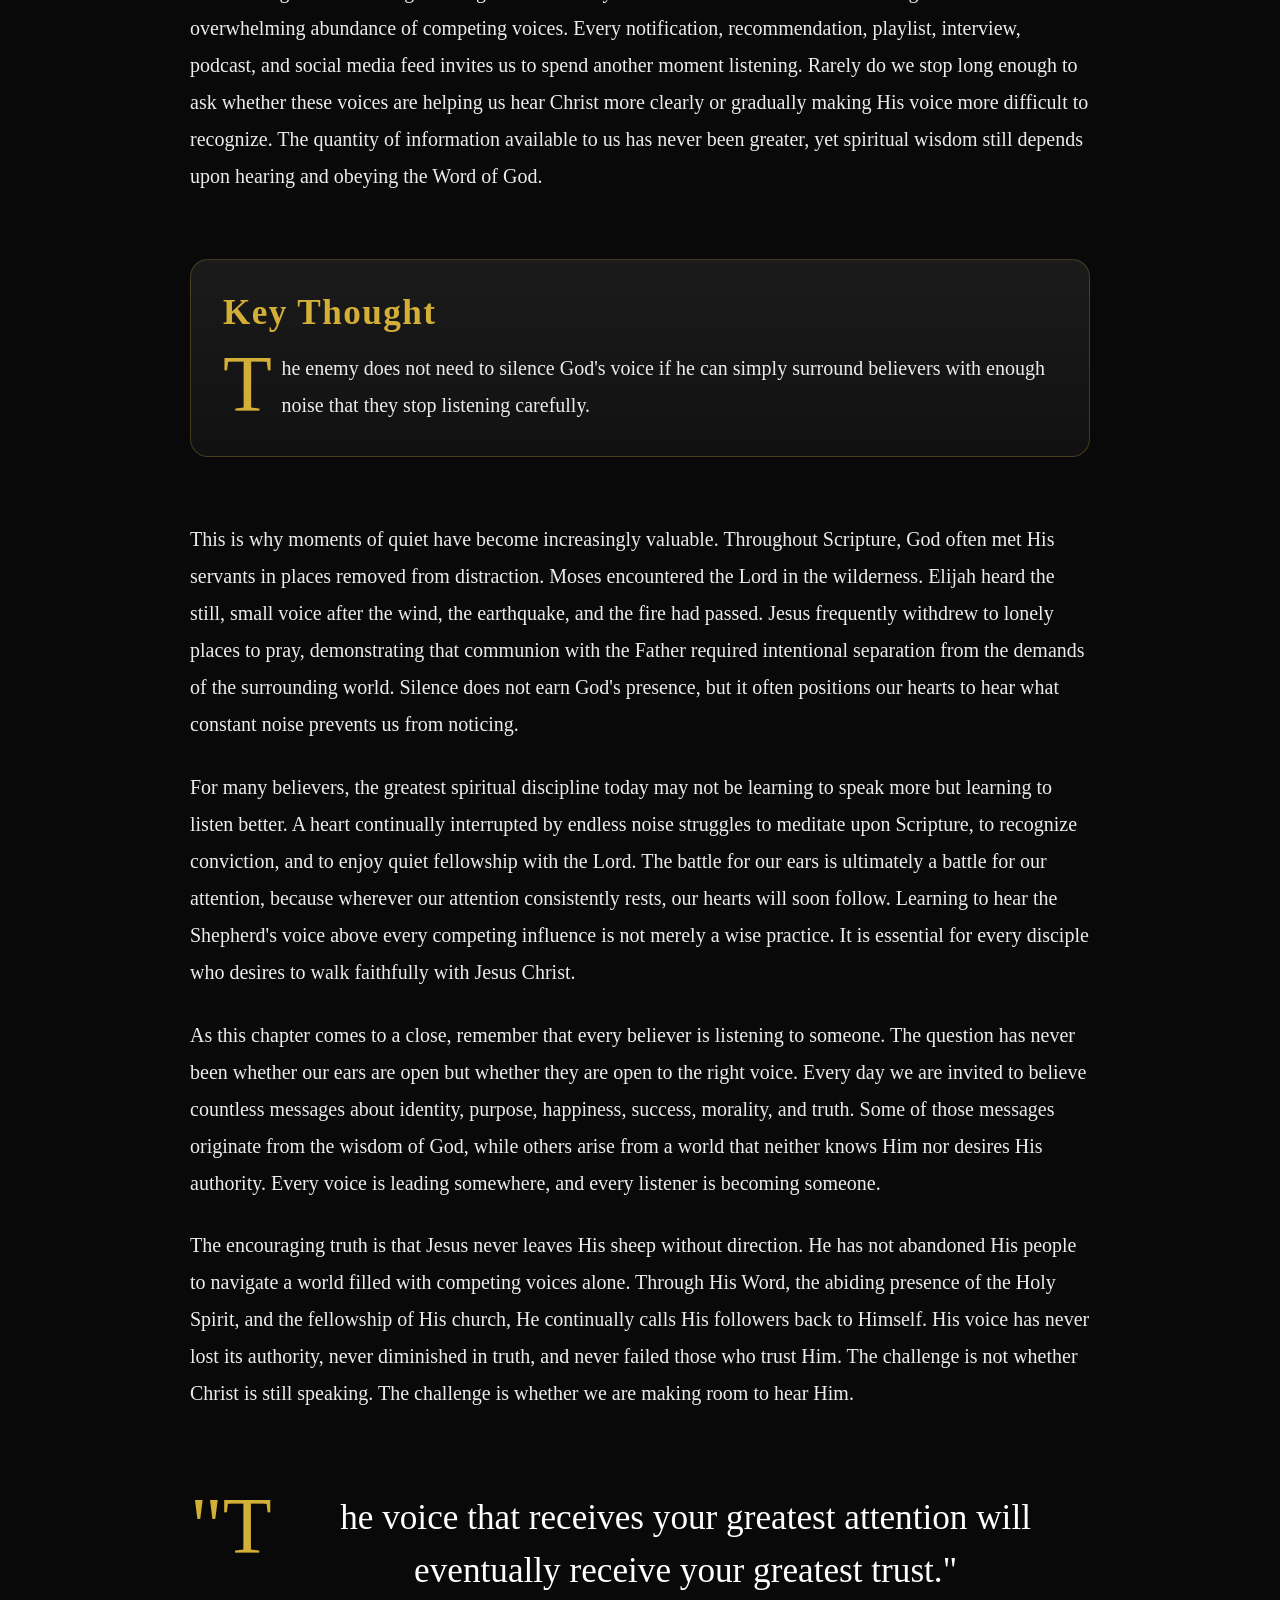
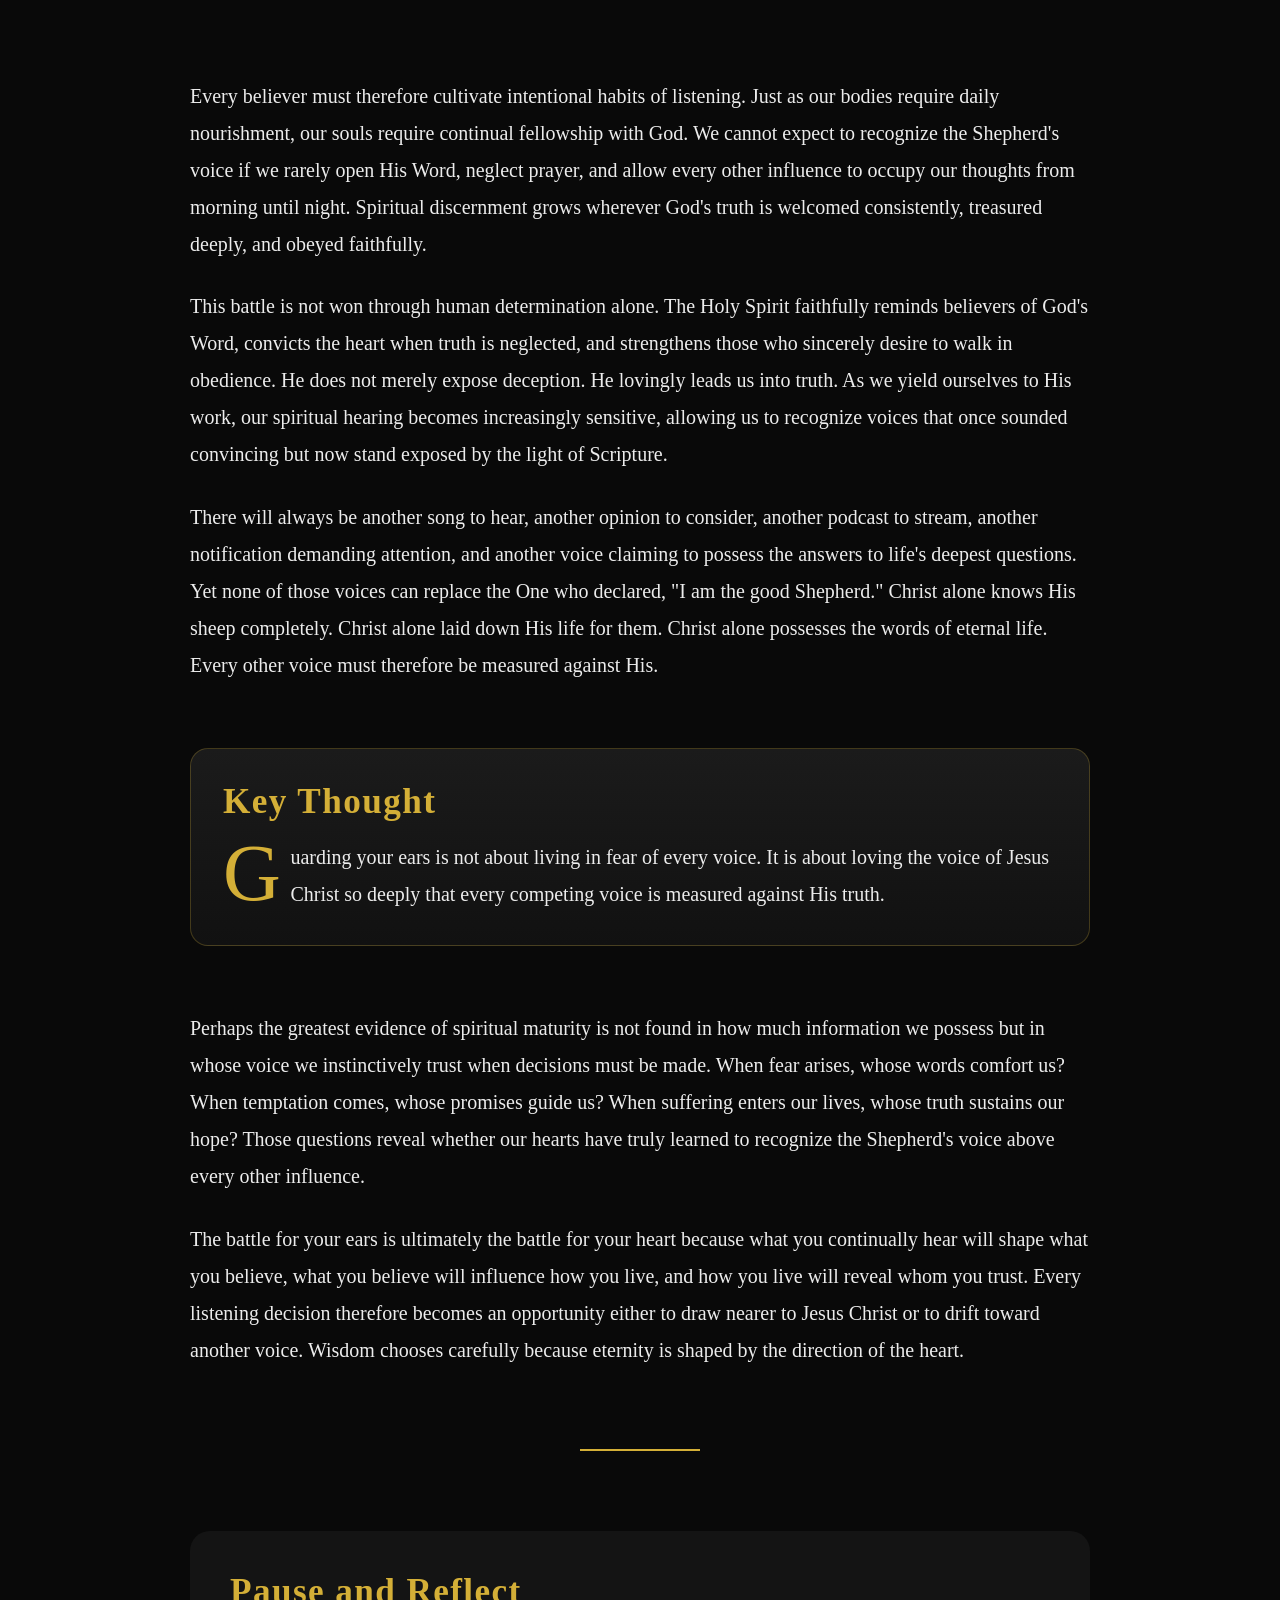
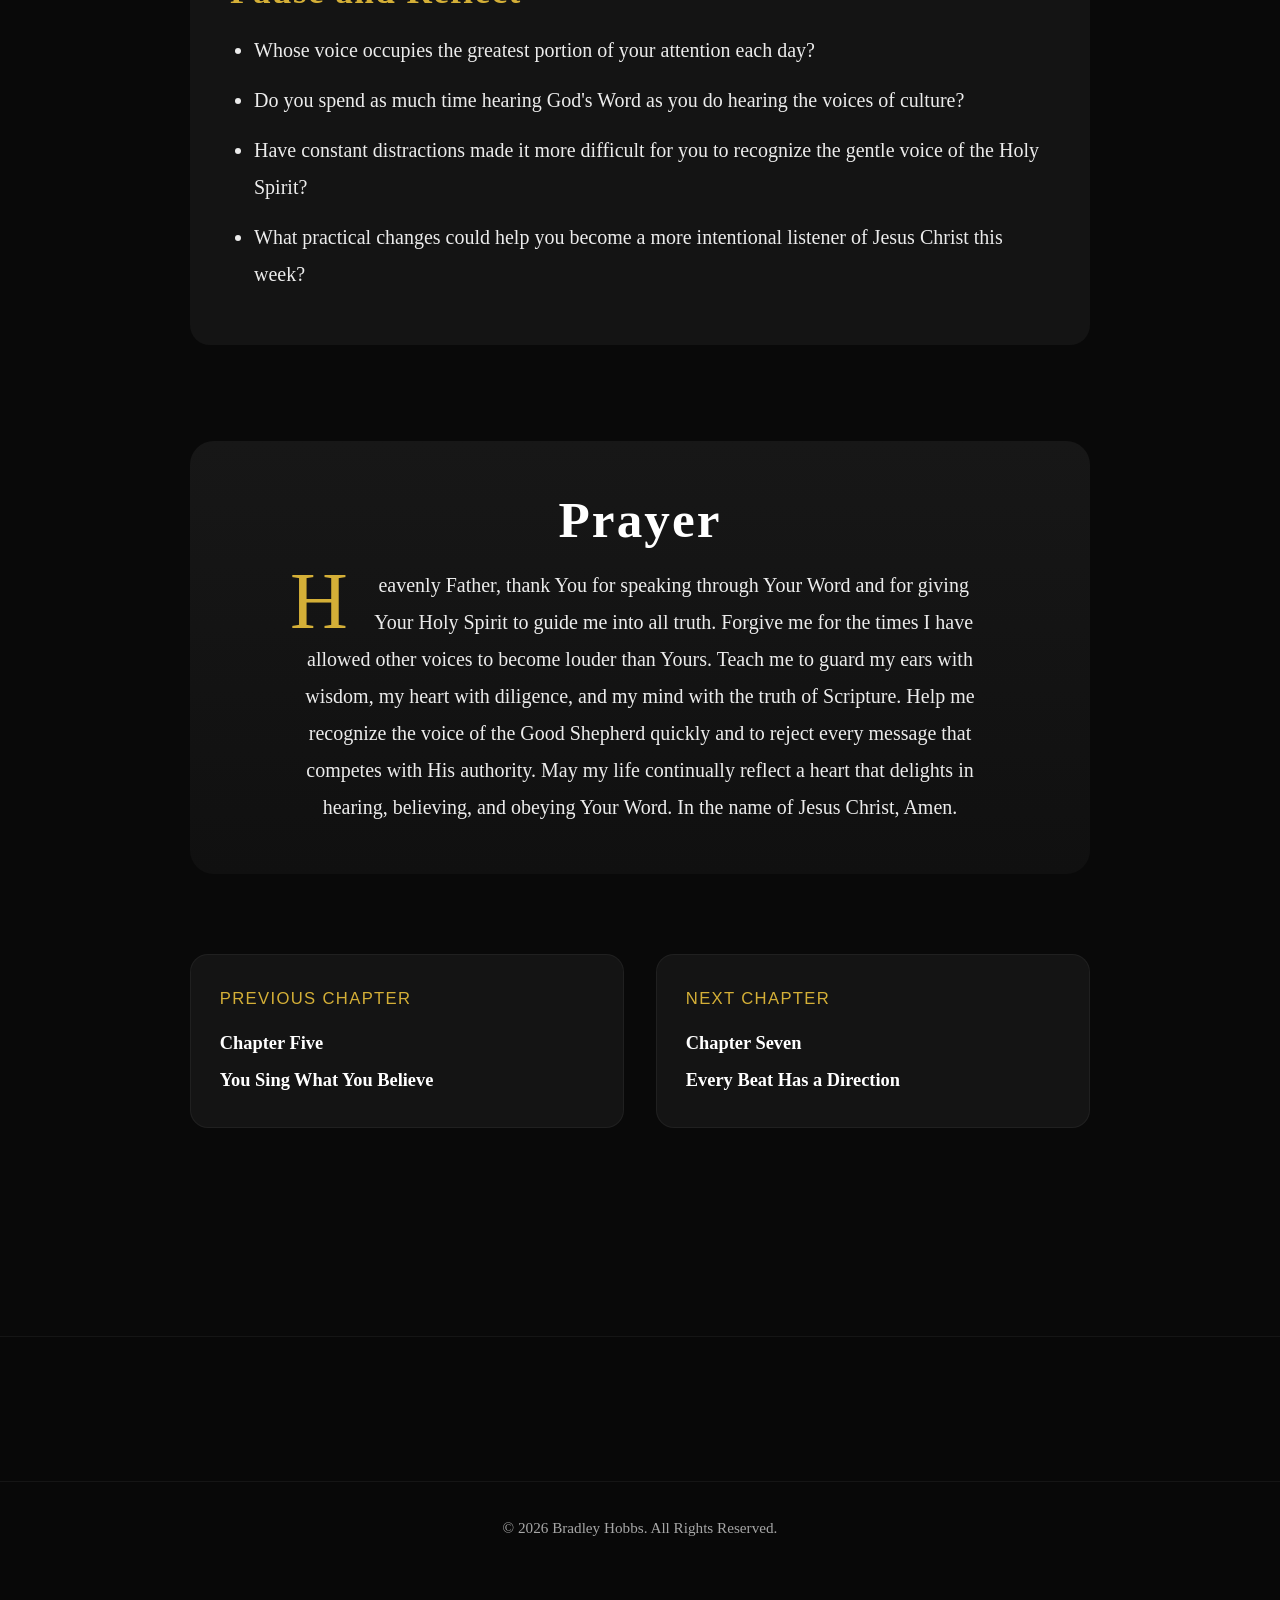
<file: chapter-6.html>
<!DOCTYPE html>

<html lang="en">

<head>

<meta charset="UTF-8">

<meta
name="viewport"
content="width=device-width, initial-scale=1.0">

<title>

Chapter Six | The Battle for Your Ears | Every Beat Has a Direction

</title>

<meta
name="description"
content="Chapter Six of Every Beat Has a Direction explores the continual battle for the believer's attention and why guarding what enters our ears matters to spiritual growth.">

<link
rel="stylesheet"
href="styles.css">

</head>

<body>

<header class="site-header">

<nav class="navbar">

<a
href="index.html"
class="logo">

<img
src="95F46EAD-DD44-4362-AA08-95CE1AE70089.png"
alt="Every Beat Has A Direction">

<span>

Every Beat Has A Direction

</span>

</a>

<button
class="menu-toggle"
aria-label="Toggle Navigation">

<span></span>

<span></span>

<span></span>

</button>

<ul class="nav-menu">

<li><a href="index.html">Home</a></li>

<li><a href="about-book.html">About the Book</a></li>

<li><a class="active" href="begin-the-journey.html">

Begin the Journey

</a></li>

<li><a href="about.html">Author</a></li>

<li><a href="contact.html">Contact</a></li>

</ul>

</nav>

</header>

<main>

<section class="book-reading">

<header class="chapter-title fade-up">

<div class="chapter-label">

Chapter Six

</div>

<h1>

The Battle for Your Ears

</h1>

<p class="chapter-intro">

Every day countless voices compete for our attention. The question is not whether someone is speaking, but whose voice we are learning to trust.

</p>

</header>

<div class="reading-progress">

<div class="progress-bar"></div>

</div>

<div class="scripture fade-up">

<p>

"So then faith comes by hearing [what is told], and what is heard comes by the preaching of the message that came from the lips of Christ."

</p>

<cite>

Romans 10:17 (AMPC)

</cite>

</div>

<p>

Every chapter of this book has led us one step closer to this reality. We have seen that music shapes the heart, that every song communicates a message, that worship reveals what we treasure, that our daily habits quietly disciple us, and that the songs we repeatedly sing often reflect what we truly believe. Those truths now lead us to another important question. If faith comes by hearing, what happens when our ears are continually filled with voices that lead us away from Christ rather than toward Him?

</p>

<p>

Scripture consistently emphasizes the importance of hearing. Before God's people were instructed to speak, they were repeatedly called to listen. Israel heard the Law before they obeyed it. The prophets called the nation to hear the word of the Lord. Jesus frequently ended His teaching with the words, "He who has ears to hear, let him hear." The issue was never simply the ability to hear sounds but the willingness to receive truth with a heart prepared to obey.

</p>

<p>

This truth reminds us that our ears are more than instruments of physical hearing. They are often the doorway through which ideas enter the mind and convictions begin taking root within the heart. Every conversation, every sermon, every podcast, every song, every video, and every repeated message leaves some impression upon us. While not every influence carries equal weight, every influence moves us in a particular direction.

</p>

<p>

Because hearing is so closely connected to believing, the battle for the believer's ears has always been a spiritual battle. Satan first approached Eve not with physical force but with words. His strategy began by introducing another voice into the conversation. He questioned what God had said, offered an alternative interpretation, and encouraged trust in his own reasoning rather than the truth God had already spoken. The first temptation began with listening before it resulted in disobedience.

</p>

<div class="pull-quote fade-up">

<p>

"Every voice you repeatedly trust is quietly teaching your heart whom to believe."

</p>

</div>

<p>

That pattern continues today. Every day believers hear countless voices explaining what happiness means, what success requires, what love should look like, what identity should be built upon, and what deserves our greatest devotion. Some of those voices faithfully echo God's Word. Others contradict it openly. Many do something far more subtle. They simply speak so often that they become familiar, and familiarity often produces trust long before careful discernment has taken place.

</p>

<p>

The battle for your ears is ultimately a battle for your heart because what repeatedly enters through hearing eventually influences believing, and what shapes believing ultimately directs living. Scripture therefore calls every follower of Jesus Christ to guard not only the words they speak but also the voices they continually welcome into their lives.

</p>

<div class="scripture fade-up">

<p>

"Take heed what you hear: with the measure you use, it will be measured to you, and to you who hear will more be given."

</p>

<cite>

Mark 4:24 (AMPC)

</cite>

</div>

<p>

Jesus did not simply tell His disciples to hear. He instructed them to <em>take heed what they heard.</em> Those words reveal that listening is not a passive activity but a spiritual responsibility. Every voice we welcome into our lives deserves careful examination because whatever repeatedly enters the heart eventually begins shaping the life. The believer is therefore called to exercise discernment, recognizing that not every message deserves the same place of influence.

</p>

<p>

This principle has never been more important than it is today. Never before has a generation possessed such immediate access to so many voices. Within moments we can listen to preachers, musicians, commentators, influencers, comedians, educators, celebrities, and complete strangers from every corner of the world. Some faithfully proclaim truth, while others confidently promote ideas that stand in direct opposition to the Word of God. Many are persuasive, articulate, and entertaining, making discernment even more necessary because error rarely presents itself as error.

</p>

<p>

The battle for your ears is therefore not merely a battle over information. It is a battle over influence. Every voice seeks permission to shape the way you think, interpret life, and respond to the world around you. Some voices cultivate gratitude. Others cultivate resentment. Some strengthen humility, while others encourage pride. Some lead toward holiness, while others normalize compromise. Whether those influences arrive through music, podcasts, conversations, or entertainment, each one leaves an impression upon the heart.

</p>

<div class="pull-quote fade-up">

<p>

"The voices you hear repeatedly become the voices you recognize most easily."

</p>

</div>

<p>

Consider the relationship between a shepherd and his sheep. Jesus declared that His sheep know His voice and follow Him because they have learned to recognize the sound of the Shepherd. That recognition is not developed in a single day. It is formed through continual relationship. The sheep hear the shepherd's voice so consistently that every unfamiliar voice immediately sounds different. In much the same way, believers who continually dwell in God's Word become increasingly sensitive to teachings that do not reflect His character or His truth.

</p>

<p>

The opposite is equally true. If we spend far more time listening to culture than listening to Christ, we should not be surprised when cultural thinking begins sounding more familiar than biblical truth. Familiarity often produces comfort, and comfort frequently leads to acceptance. This is one reason the enemy continually seeks to crowd our lives with noise. A heart constantly occupied by lesser voices often struggles to recognize the gentle leading of the Holy Spirit.

</p>

<p>

Scripture repeatedly reminds us that wisdom begins by listening well. Solomon urged his son to incline his ear to instruction. The prophets repeatedly called Israel to hear the word of the Lord. Jesus continually invited those with ears to hear to receive His teaching. God's people have always been distinguished by their willingness to listen to Him before listening to everyone else. Obedience has always begun with attentive hearing.

</p>

<div class="key-thought fade-up">

<h3>

Key Thought

</h3>

<p>

The voice you become most familiar with will often become the voice you trust most readily. Spiritual maturity grows as the voice of Christ becomes the clearest and most familiar voice in your life.

</p>

</div>

<p>

This truth should encourage every believer to examine daily habits with honesty rather than fear. How much time is devoted to hearing God's Word compared to every other voice competing for attention? How often do we begin the day by reaching for our phones before opening the Scriptures? How many hours are spent listening to entertainment while only a few moments are devoted to hearing the voice of the Shepherd? These questions are not intended to produce guilt but to help us evaluate the direction of our hearts.

</p>

<p>

The Lord has never been silent. He continues to speak through His Word, by His Spirit, through faithful preaching, and through the encouragement of His people. The challenge is rarely that God refuses to speak. More often, it is that so many other voices have become louder in our lives that we struggle to recognize the One voice that leads to life. The battle for our ears is ultimately a battle over which voice will receive the greatest authority within our hearts.

</p>


<div class="scripture fade-up">

<p>

"My son, attend to my words; consent and submit to my sayings. Let them not depart from your sight; keep them in the center of your heart. For they are life to those who find them, healing and health to all their flesh. Keep and guard your heart with all vigilance and above all that you guard, for out of it flow the springs of life."

</p>

<cite>

Proverbs 4:20–23 (AMPC)

</cite>

</div>

<p>

The wisdom of Solomon reminds us that hearing God's Word has never been intended as a casual exercise. Scripture is not merely information to be collected but truth to be treasured. Notice how Solomon connects the ears, the eyes, the heart, and ultimately the whole of life. What enters through attentive listening eventually settles within the heart, and what settles within the heart inevitably shapes the direction of a person's life. The battle for our ears is therefore inseparable from the battle for our hearts.

</p>

<p>

This truth helps explain why Scripture repeatedly commands believers to guard their hearts with diligence. The heart is not protected accidentally. It is guarded intentionally through wise choices concerning what we hear, what we believe, and what we continually allow to influence our thinking. Every voice seeking our attention is also seeking an opportunity to shape our affections. Some voices strengthen faith. Others quietly weaken it. Some encourage humility before God, while others invite the heart to trust itself above all else.

</p>

<div class="pull-quote fade-up">

<p>

"Whatever repeatedly enters your ears will eventually seek a permanent home within your heart."

</p>

</div>

<p>

The enemy understands this principle because he has employed the same strategy from the beginning. His greatest weapon has rarely been open persecution. More often it has been subtle persuasion. He introduces doubt where God has spoken clearly. He questions what God has declared good. He offers immediate satisfaction instead of patient obedience. Above all, he continually encourages humanity to trust another voice rather than the voice of the Lord. Every temptation begins with a competing message asking the heart to believe something different from what God has already said.

</p>

<p>

Followers of Jesus Christ must therefore become careful listeners. Discernment is not merely the ability to recognize obvious error. It is the wisdom to distinguish between voices that sound similar while leading in completely different directions. Counterfeit teaching often borrows the language of truth while removing its foundation. It speaks of love without holiness, peace without repentance, freedom without obedience, blessing without surrender, and purpose without Christ. Such messages may sound appealing, yet they cannot produce the life that only God's truth provides.

</p>

<p>

One of the greatest challenges facing believers today is not the absence of biblical teaching but the overwhelming abundance of competing voices. Every notification, recommendation, playlist, interview, podcast, and social media feed invites us to spend another moment listening. Rarely do we stop long enough to ask whether these voices are helping us hear Christ more clearly or gradually making His voice more difficult to recognize. The quantity of information available to us has never been greater, yet spiritual wisdom still depends upon hearing and obeying the Word of God.

</p>

<div class="key-thought fade-up">

<h3>

Key Thought

</h3>

<p>

The enemy does not need to silence God's voice if he can simply surround believers with enough noise that they stop listening carefully.

</p>

</div>

<p>

This is why moments of quiet have become increasingly valuable. Throughout Scripture, God often met His servants in places removed from distraction. Moses encountered the Lord in the wilderness. Elijah heard the still, small voice after the wind, the earthquake, and the fire had passed. Jesus frequently withdrew to lonely places to pray, demonstrating that communion with the Father required intentional separation from the demands of the surrounding world. Silence does not earn God's presence, but it often positions our hearts to hear what constant noise prevents us from noticing.

</p>

<p>

For many believers, the greatest spiritual discipline today may not be learning to speak more but learning to listen better. A heart continually interrupted by endless noise struggles to meditate upon Scripture, to recognize conviction, and to enjoy quiet fellowship with the Lord. The battle for our ears is ultimately a battle for our attention, because wherever our attention consistently rests, our hearts will soon follow. Learning to hear the Shepherd's voice above every competing influence is not merely a wise practice. It is essential for every disciple who desires to walk faithfully with Jesus Christ.

</p>

<p>

As this chapter comes to a close, remember that every believer is listening to someone. The question has never been whether our ears are open but whether they are open to the right voice. Every day we are invited to believe countless messages about identity, purpose, happiness, success, morality, and truth. Some of those messages originate from the wisdom of God, while others arise from a world that neither knows Him nor desires His authority. Every voice is leading somewhere, and every listener is becoming someone.

</p>

<p>

The encouraging truth is that Jesus never leaves His sheep without direction. He has not abandoned His people to navigate a world filled with competing voices alone. Through His Word, the abiding presence of the Holy Spirit, and the fellowship of His church, He continually calls His followers back to Himself. His voice has never lost its authority, never diminished in truth, and never failed those who trust Him. The challenge is not whether Christ is still speaking. The challenge is whether we are making room to hear Him.

</p>

<div class="pull-quote fade-up">

<p>

"The voice that receives your greatest attention will eventually receive your greatest trust."

</p>

</div>

<p>

Every believer must therefore cultivate intentional habits of listening. Just as our bodies require daily nourishment, our souls require continual fellowship with God. We cannot expect to recognize the Shepherd's voice if we rarely open His Word, neglect prayer, and allow every other influence to occupy our thoughts from morning until night. Spiritual discernment grows wherever God's truth is welcomed consistently, treasured deeply, and obeyed faithfully.

</p>

<p>

This battle is not won through human determination alone. The Holy Spirit faithfully reminds believers of God's Word, convicts the heart when truth is neglected, and strengthens those who sincerely desire to walk in obedience. He does not merely expose deception. He lovingly leads us into truth. As we yield ourselves to His work, our spiritual hearing becomes increasingly sensitive, allowing us to recognize voices that once sounded convincing but now stand exposed by the light of Scripture.

</p>

<p>

There will always be another song to hear, another opinion to consider, another podcast to stream, another notification demanding attention, and another voice claiming to possess the answers to life's deepest questions. Yet none of those voices can replace the One who declared, "I am the good Shepherd." Christ alone knows His sheep completely. Christ alone laid down His life for them. Christ alone possesses the words of eternal life. Every other voice must therefore be measured against His.

</p>

<div class="key-thought fade-up">

<h3>

Key Thought

</h3>

<p>

Guarding your ears is not about living in fear of every voice. It is about loving the voice of Jesus Christ so deeply that every competing voice is measured against His truth.

</p>

</div>

<p>

Perhaps the greatest evidence of spiritual maturity is not found in how much information we possess but in whose voice we instinctively trust when decisions must be made. When fear arises, whose words comfort us? When temptation comes, whose promises guide us? When suffering enters our lives, whose truth sustains our hope? Those questions reveal whether our hearts have truly learned to recognize the Shepherd's voice above every other influence.

</p>

<p>

The battle for your ears is ultimately the battle for your heart because what you continually hear will shape what you believe, what you believe will influence how you live, and how you live will reveal whom you trust. Every listening decision therefore becomes an opportunity either to draw nearer to Jesus Christ or to drift toward another voice. Wisdom chooses carefully because eternity is shaped by the direction of the heart.

</p>

<div class="chapter-divider"></div>

<div class="reflection fade-up">

<h3>

Pause and Reflect

</h3>

<ul>

<li>

Whose voice occupies the greatest portion of your attention each day?

</li>

<li>

Do you spend as much time hearing God's Word as you do hearing the voices of culture?

</li>

<li>

Have constant distractions made it more difficult for you to recognize the gentle voice of the Holy Spirit?

</li>

<li>

What practical changes could help you become a more intentional listener of Jesus Christ this week?

</li>

</ul>

</div>

<div class="chapter-prayer fade-up">

<h2>

Prayer

</h2>

<p>

Heavenly Father, thank You for speaking through Your Word and for giving Your Holy Spirit to guide me into all truth. Forgive me for the times I have allowed other voices to become louder than Yours. Teach me to guard my ears with wisdom, my heart with diligence, and my mind with the truth of Scripture. Help me recognize the voice of the Good Shepherd quickly and to reject every message that competes with His authority. May my life continually reflect a heart that delights in hearing, believing, and obeying Your Word. In the name of Jesus Christ, Amen.

</p>

</div>

<nav class="chapter-navigation">

<a
href="chapter-5.html"
class="previous-chapter">

<small>

Previous Chapter

</small>

<strong>

Chapter Five<br>

You Sing What You Believe

</strong>

</a>

<a
href="chapter-7.html"
class="next-chapter">

<small>

Next Chapter

</small>

<strong>

Chapter Seven<br>

Every Beat Has a Direction

</strong>

</a>

</nav>

</section>

</main>

<footer class="site-footer">

<div class="footer-bottom">

<p>

&copy; <span class="year"></span> Bradley Hobbs. All Rights Reserved.

</p>

</div>

</footer>

<a
href="#"
class="back-top"
aria-label="Back to top">

↑

</a>

<script src="main.js"></script>

</body>

</html>
</file>
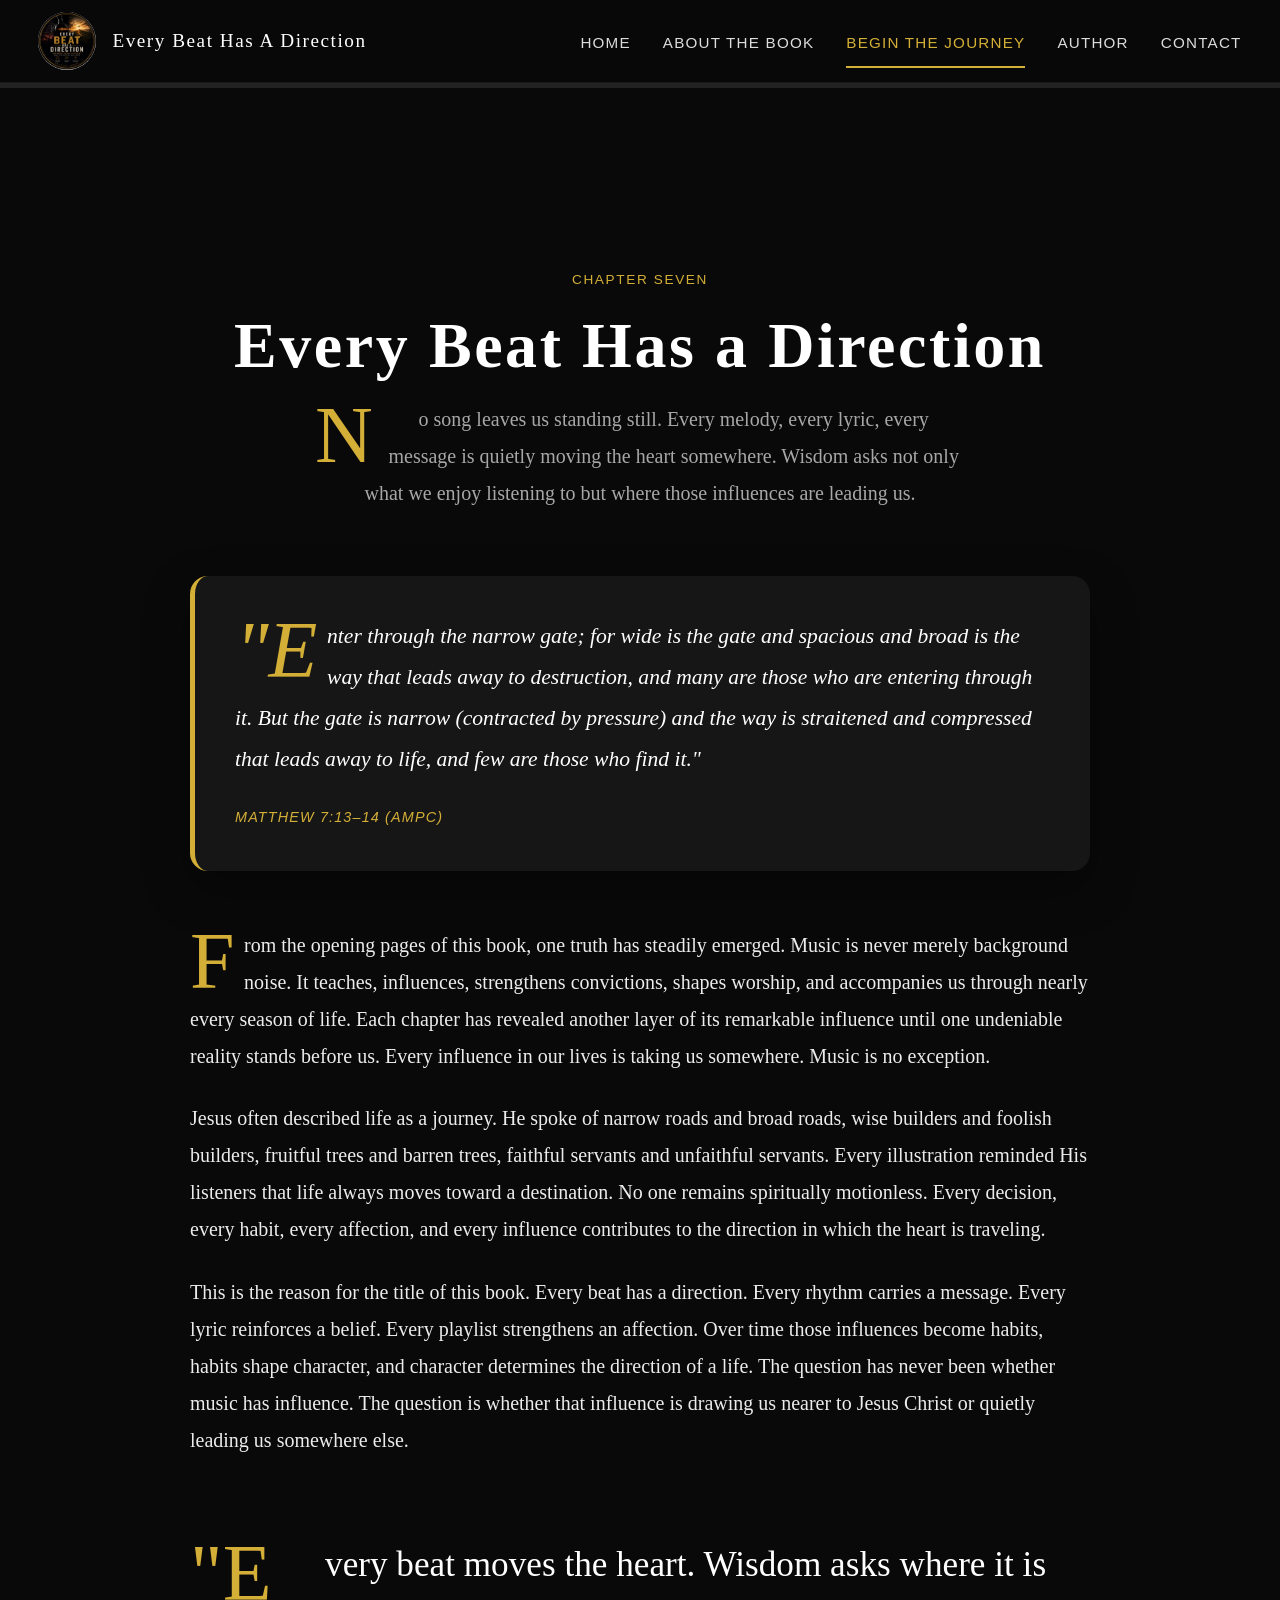
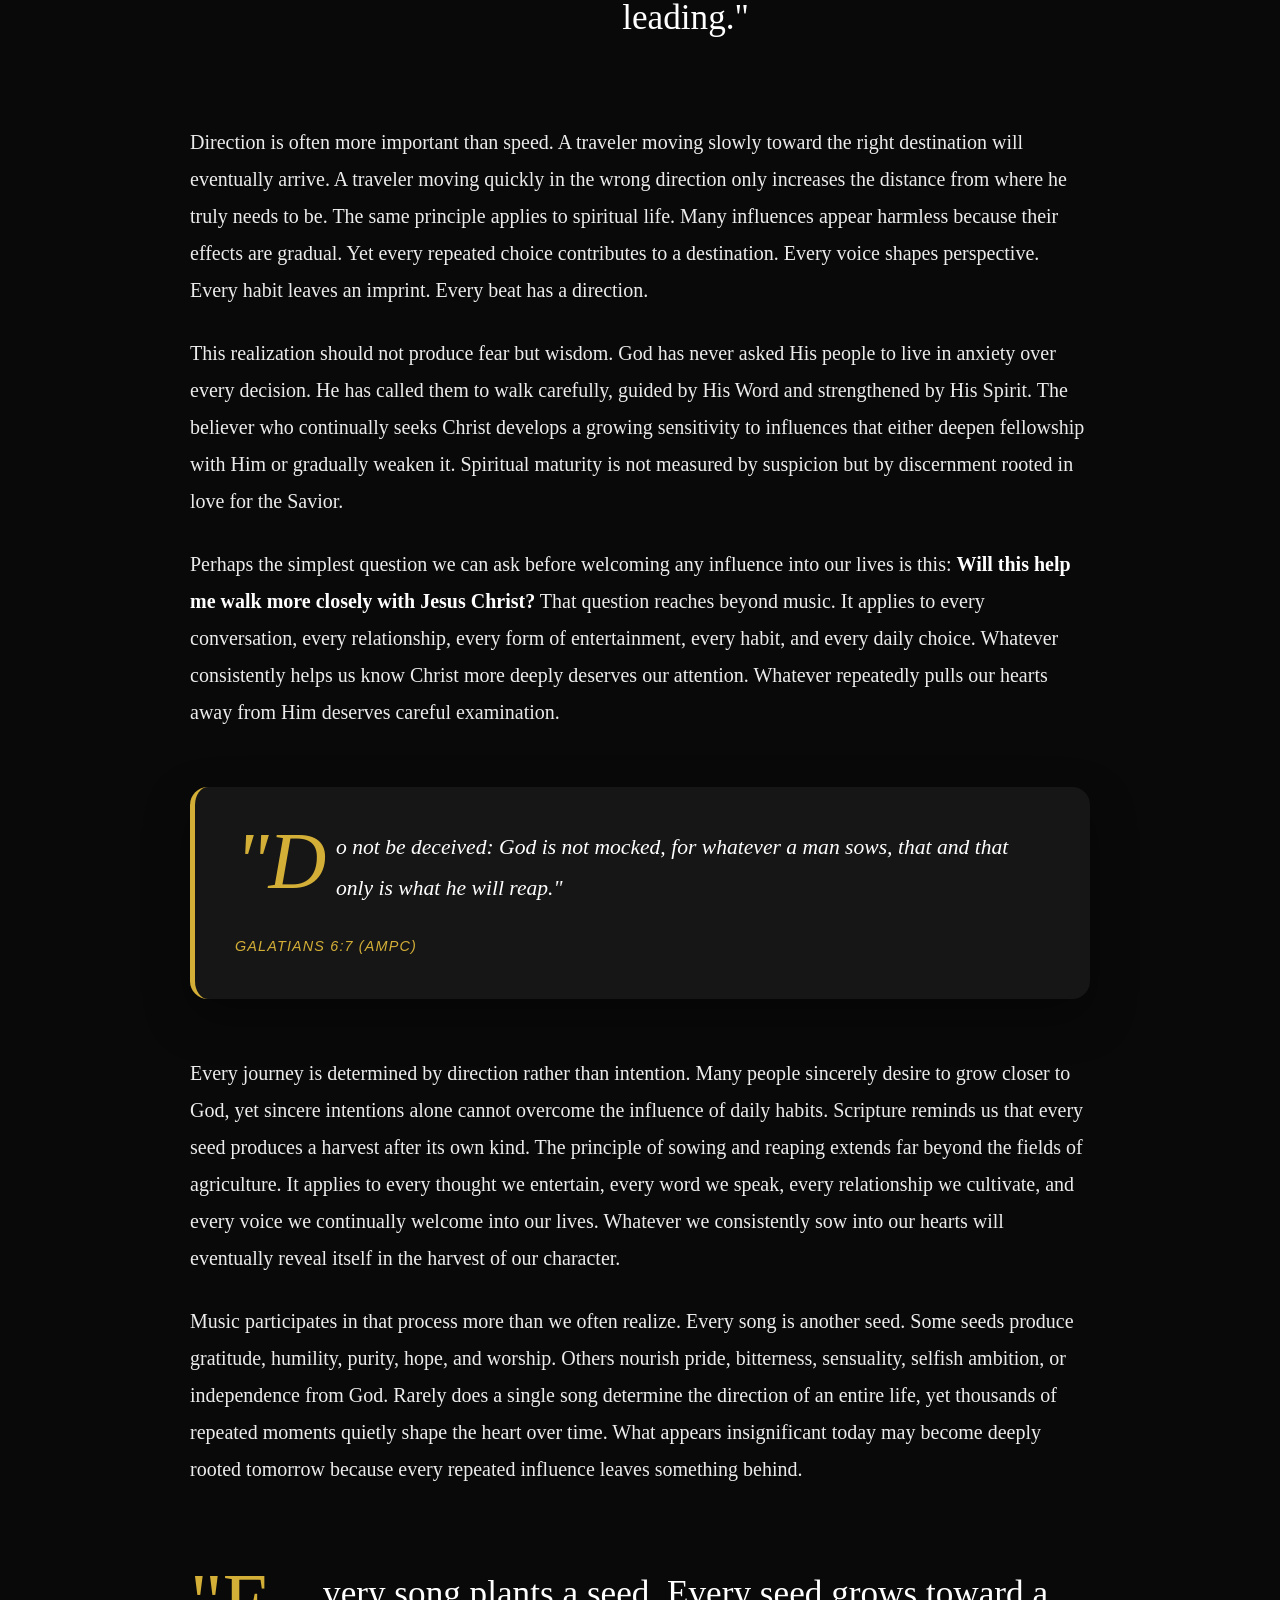
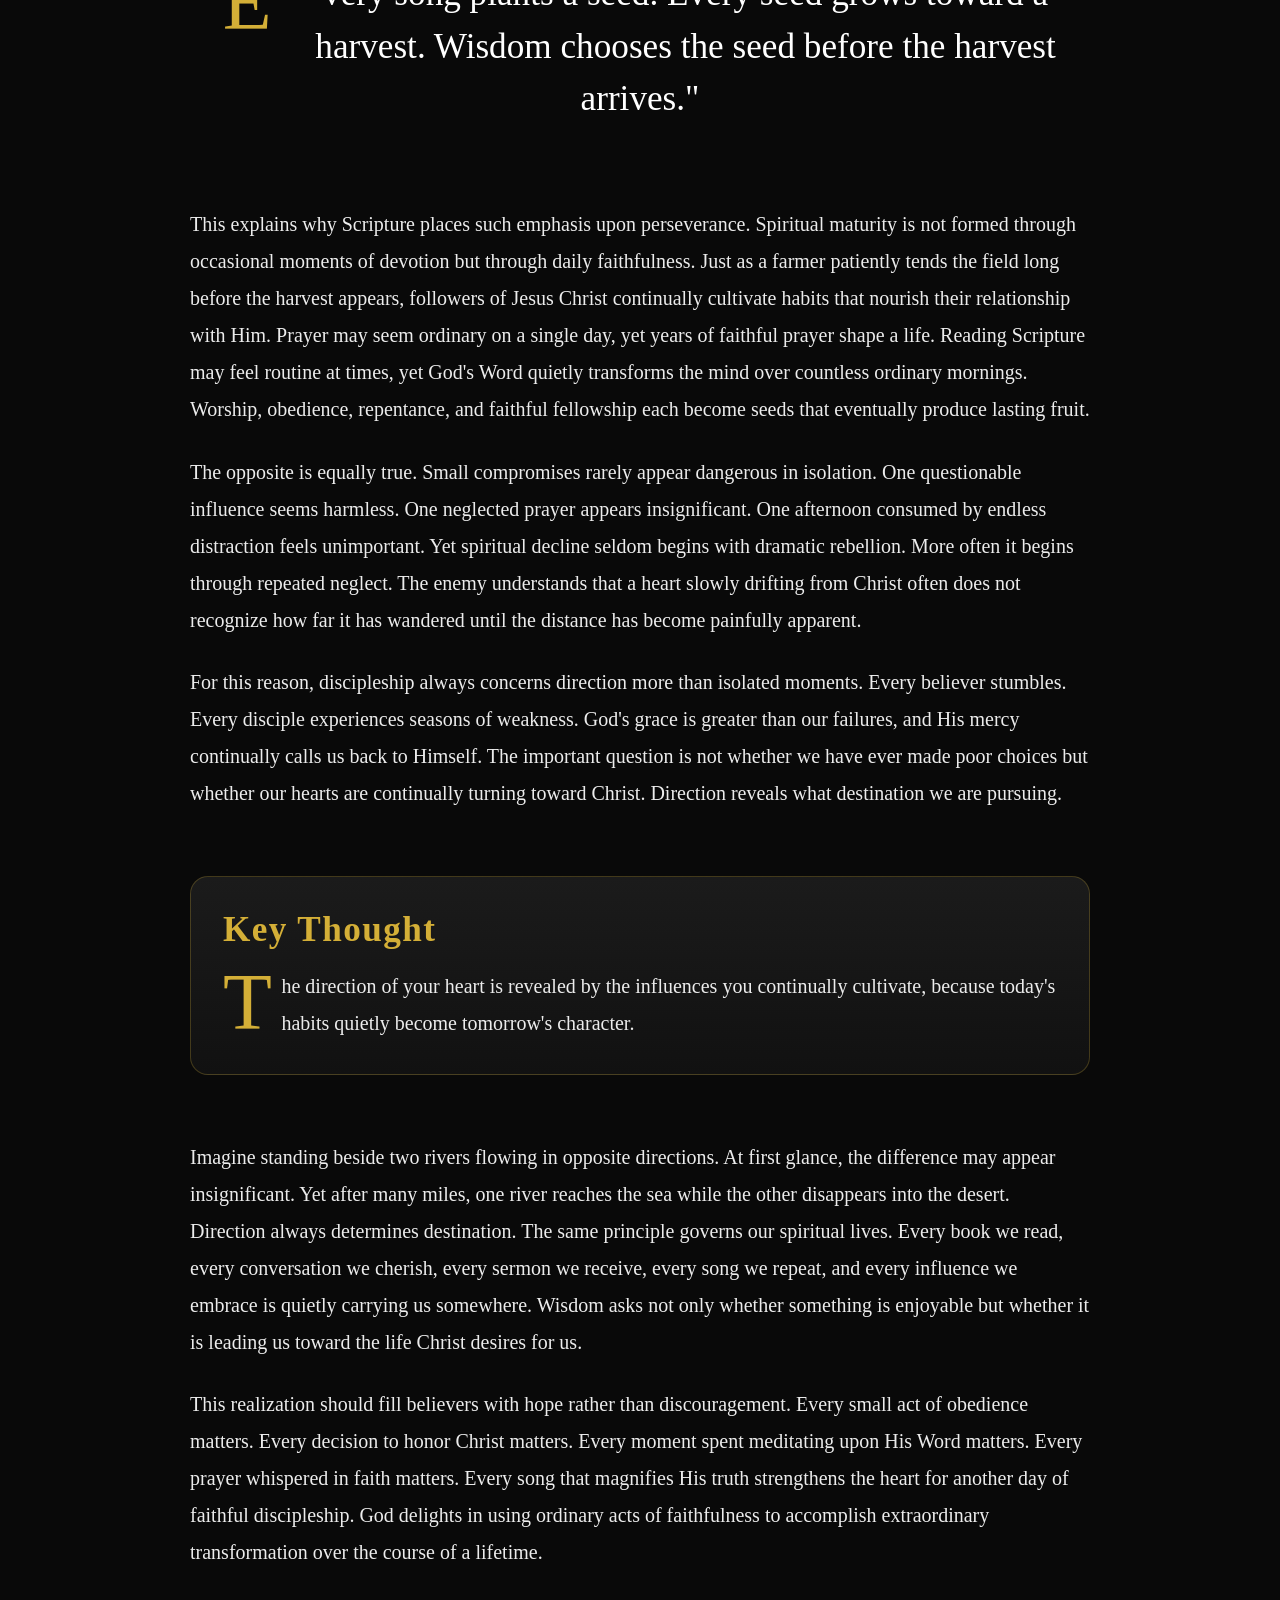
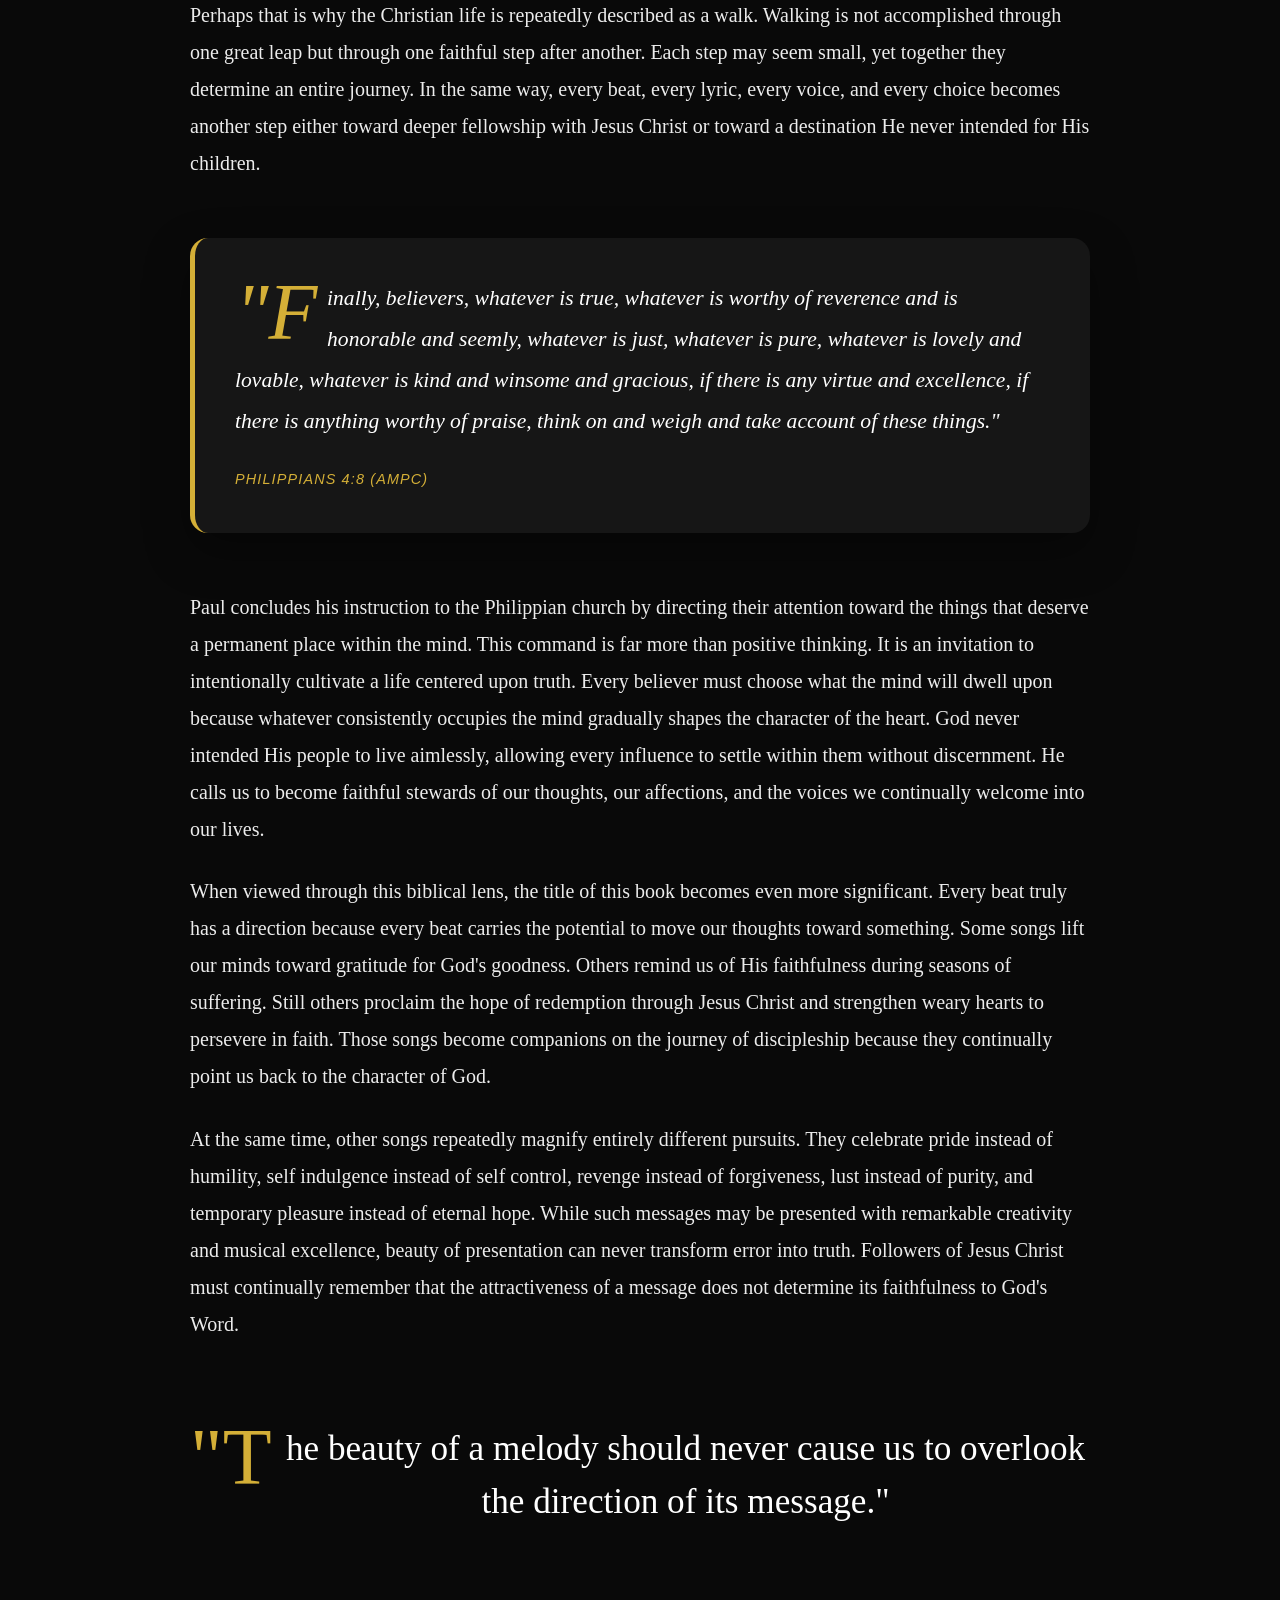
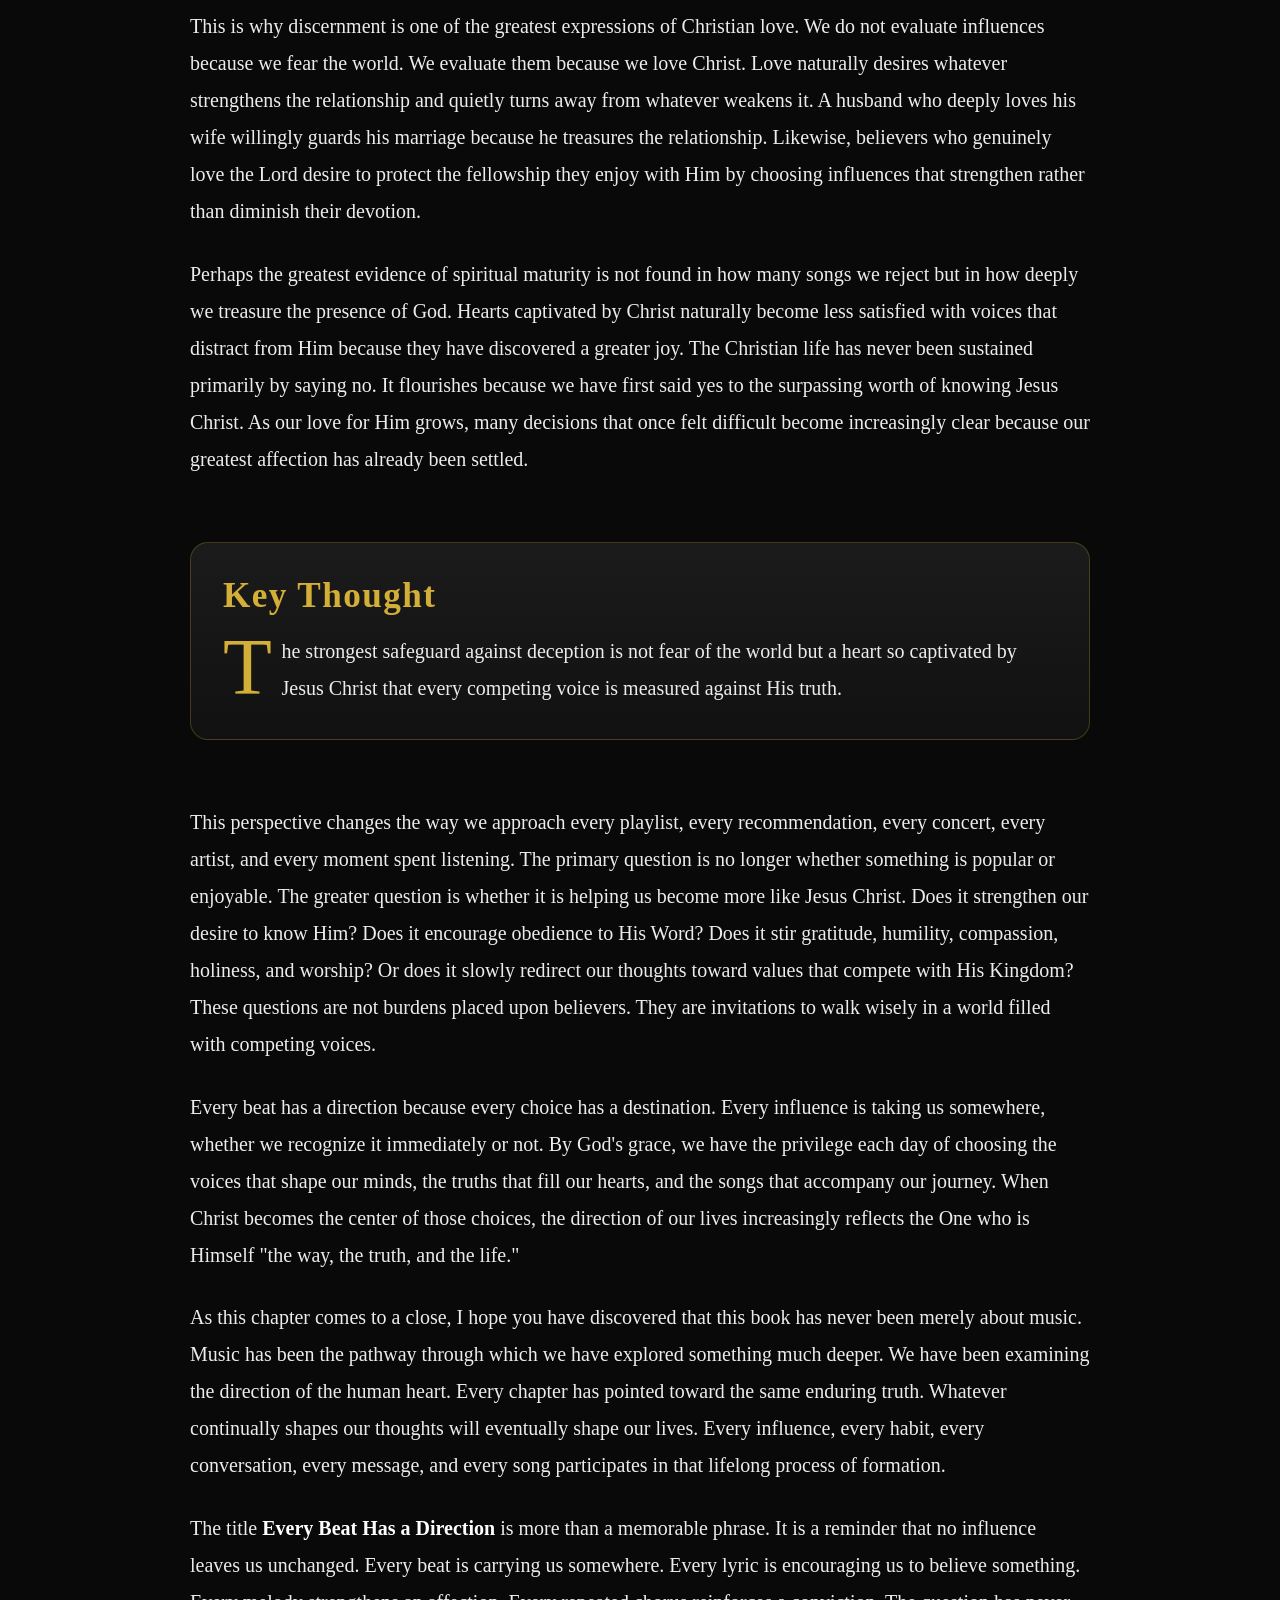
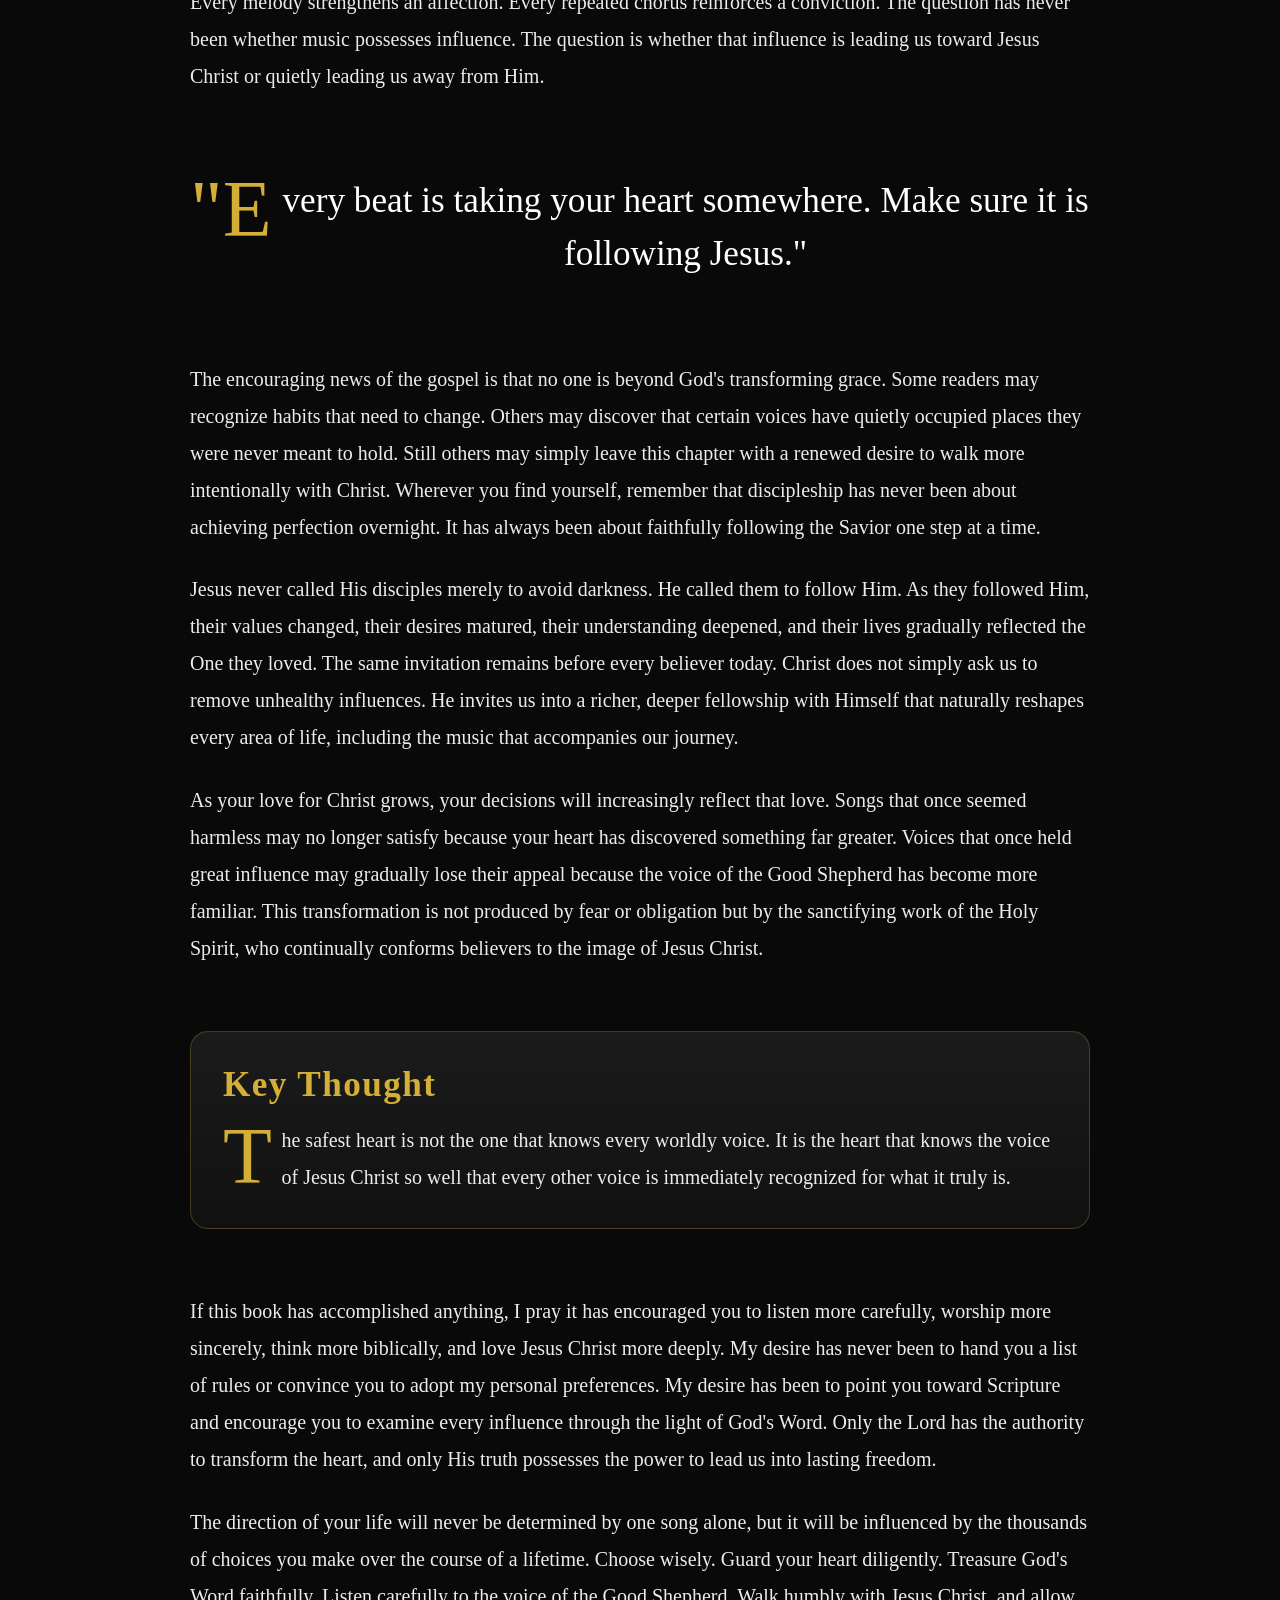
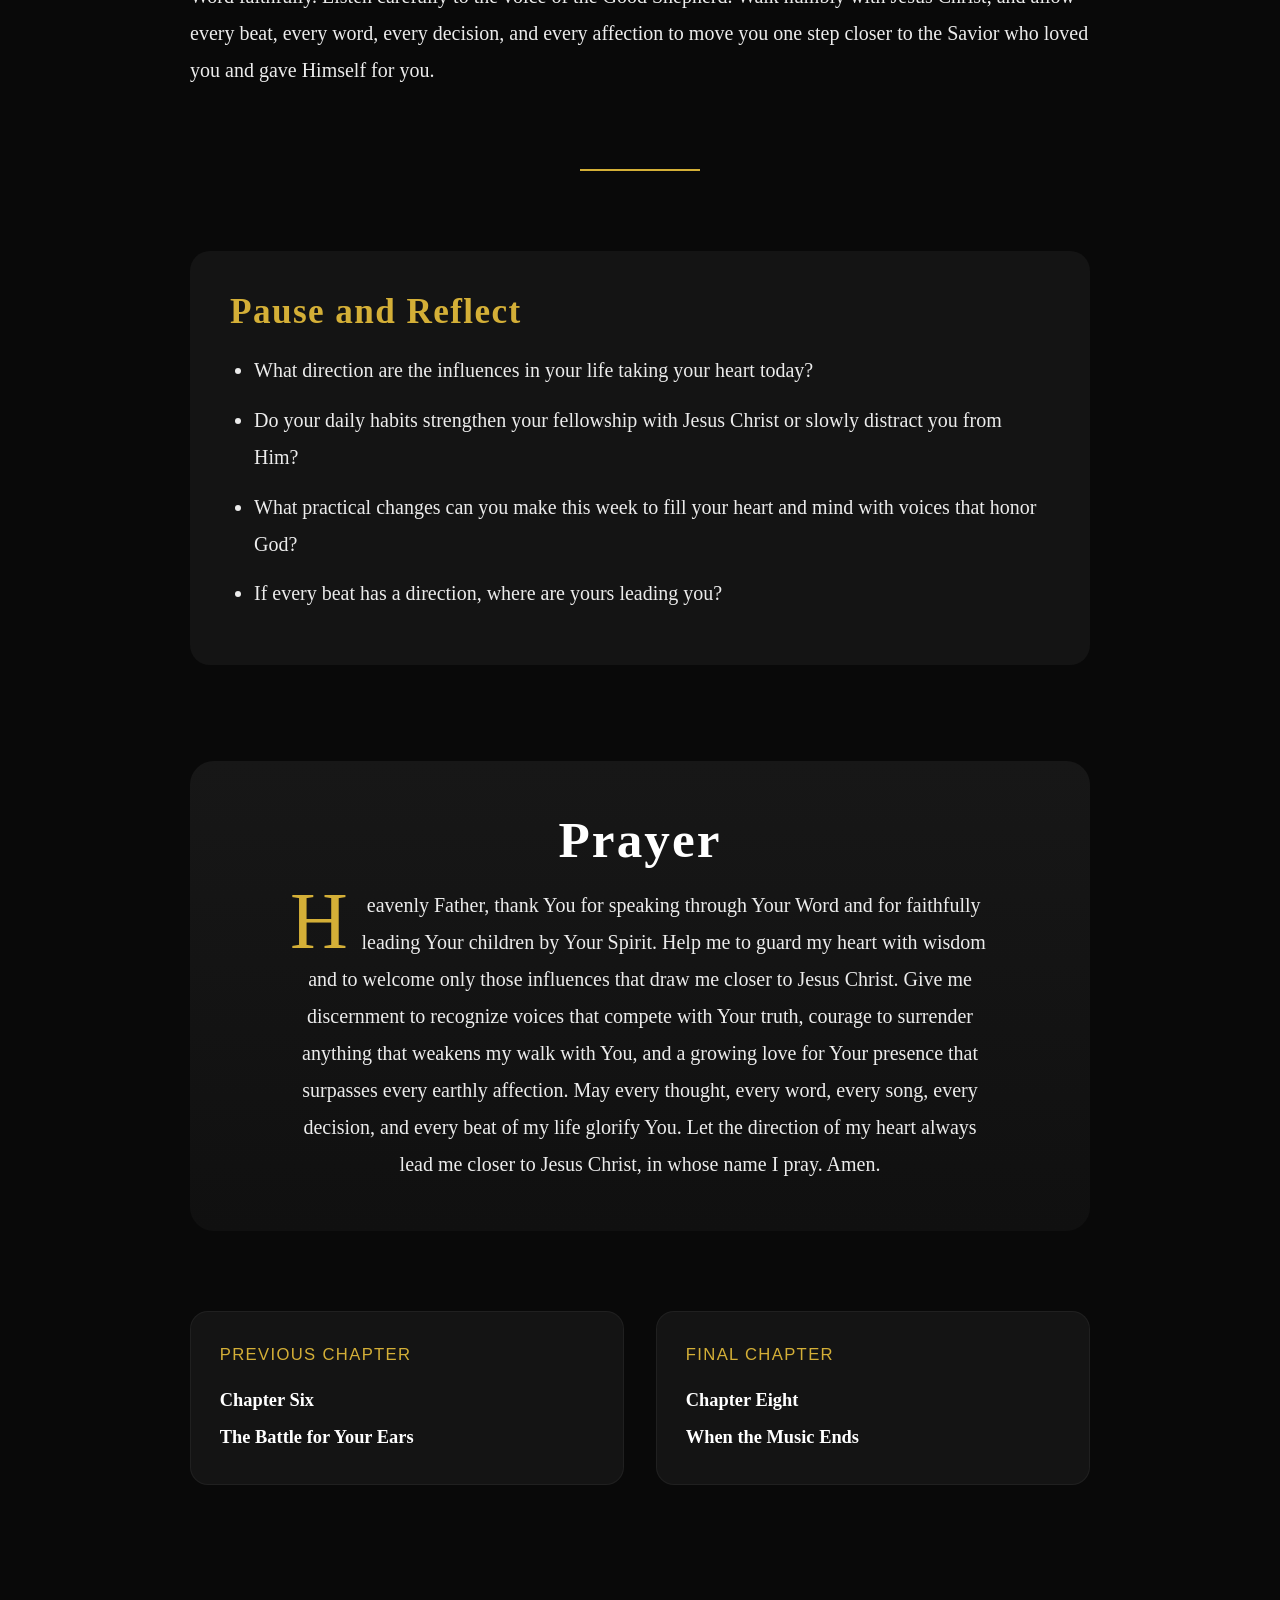
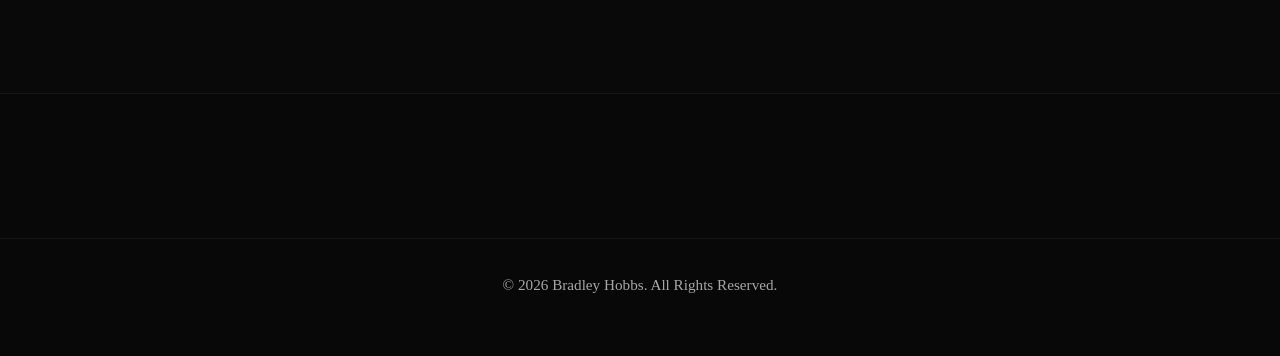
<file: chapter-7.html>
<!DOCTYPE html>

<html lang="en">

<head>

<meta charset="UTF-8">

<meta
name="viewport"
content="width=device-width, initial-scale=1.0">

<title>

Chapter Seven | Every Beat Has a Direction | Every Beat Has a Direction

</title>

<meta
name="description"
content="Chapter Seven calls believers to consider the direction every influence is taking their hearts and to intentionally pursue Jesus Christ above every competing voice.">

<link
rel="stylesheet"
href="styles.css">

</head>

<body>

<header class="site-header">

<nav class="navbar">

<a
href="index.html"
class="logo">

<img
src="95F46EAD-DD44-4362-AA08-95CE1AE70089.png"
alt="Every Beat Has A Direction">

<span>

Every Beat Has A Direction

</span>

</a>

<button
class="menu-toggle"
aria-label="Toggle Navigation">

<span></span>

<span></span>

<span></span>

</button>

<ul class="nav-menu">

<li><a href="index.html">Home</a></li>

<li><a href="about-book.html">About the Book</a></li>

<li><a class="active" href="begin-the-journey.html">

Begin the Journey

</a></li>

<li><a href="about.html">Author</a></li>

<li><a href="contact.html">Contact</a></li>

</ul>

</nav>

</header>

<main>

<section class="book-reading">

<header class="chapter-title fade-up">

<div class="chapter-label">

Chapter Seven

</div>

<h1>

Every Beat Has a Direction

</h1>

<p class="chapter-intro">

No song leaves us standing still. Every melody, every lyric, every message is quietly moving the heart somewhere. Wisdom asks not only what we enjoy listening to but where those influences are leading us.

</p>

</header>

<div class="reading-progress">

<div class="progress-bar"></div>

</div>

<div class="scripture fade-up">

<p>

"Enter through the narrow gate; for wide is the gate and spacious and broad is the way that leads away to destruction, and many are those who are entering through it. But the gate is narrow (contracted by pressure) and the way is straitened and compressed that leads away to life, and few are those who find it."

</p>

<cite>

Matthew 7:13–14 (AMPC)

</cite>

</div>

<p>

From the opening pages of this book, one truth has steadily emerged. Music is never merely background noise. It teaches, influences, strengthens convictions, shapes worship, and accompanies us through nearly every season of life. Each chapter has revealed another layer of its remarkable influence until one undeniable reality stands before us. Every influence in our lives is taking us somewhere. Music is no exception.

</p>

<p>

Jesus often described life as a journey. He spoke of narrow roads and broad roads, wise builders and foolish builders, fruitful trees and barren trees, faithful servants and unfaithful servants. Every illustration reminded His listeners that life always moves toward a destination. No one remains spiritually motionless. Every decision, every habit, every affection, and every influence contributes to the direction in which the heart is traveling.

</p>

<p>

This is the reason for the title of this book. Every beat has a direction. Every rhythm carries a message. Every lyric reinforces a belief. Every playlist strengthens an affection. Over time those influences become habits, habits shape character, and character determines the direction of a life. The question has never been whether music has influence. The question is whether that influence is drawing us nearer to Jesus Christ or quietly leading us somewhere else.

</p>

<div class="pull-quote fade-up">

<p>

"Every beat moves the heart. Wisdom asks where it is leading."

</p>

</div>

<p>

Direction is often more important than speed. A traveler moving slowly toward the right destination will eventually arrive. A traveler moving quickly in the wrong direction only increases the distance from where he truly needs to be. The same principle applies to spiritual life. Many influences appear harmless because their effects are gradual. Yet every repeated choice contributes to a destination. Every voice shapes perspective. Every habit leaves an imprint. Every beat has a direction.

</p>

<p>

This realization should not produce fear but wisdom. God has never asked His people to live in anxiety over every decision. He has called them to walk carefully, guided by His Word and strengthened by His Spirit. The believer who continually seeks Christ develops a growing sensitivity to influences that either deepen fellowship with Him or gradually weaken it. Spiritual maturity is not measured by suspicion but by discernment rooted in love for the Savior.

</p>

<p>

Perhaps the simplest question we can ask before welcoming any influence into our lives is this: <strong>Will this help me walk more closely with Jesus Christ?</strong> That question reaches beyond music. It applies to every conversation, every relationship, every form of entertainment, every habit, and every daily choice. Whatever consistently helps us know Christ more deeply deserves our attention. Whatever repeatedly pulls our hearts away from Him deserves careful examination.

</p>


<div class="scripture fade-up">

<p>

"Do not be deceived: God is not mocked, for whatever a man sows, that and that only is what he will reap."

</p>

<cite>

Galatians 6:7 (AMPC)

</cite>

</div>

<p>

Every journey is determined by direction rather than intention. Many people sincerely desire to grow closer to God, yet sincere intentions alone cannot overcome the influence of daily habits. Scripture reminds us that every seed produces a harvest after its own kind. The principle of sowing and reaping extends far beyond the fields of agriculture. It applies to every thought we entertain, every word we speak, every relationship we cultivate, and every voice we continually welcome into our lives. Whatever we consistently sow into our hearts will eventually reveal itself in the harvest of our character.

</p>

<p>

Music participates in that process more than we often realize. Every song is another seed. Some seeds produce gratitude, humility, purity, hope, and worship. Others nourish pride, bitterness, sensuality, selfish ambition, or independence from God. Rarely does a single song determine the direction of an entire life, yet thousands of repeated moments quietly shape the heart over time. What appears insignificant today may become deeply rooted tomorrow because every repeated influence leaves something behind.

</p>

<div class="pull-quote fade-up">

<p>

"Every song plants a seed. Every seed grows toward a harvest. Wisdom chooses the seed before the harvest arrives."

</p>

</div>

<p>

This explains why Scripture places such emphasis upon perseverance. Spiritual maturity is not formed through occasional moments of devotion but through daily faithfulness. Just as a farmer patiently tends the field long before the harvest appears, followers of Jesus Christ continually cultivate habits that nourish their relationship with Him. Prayer may seem ordinary on a single day, yet years of faithful prayer shape a life. Reading Scripture may feel routine at times, yet God's Word quietly transforms the mind over countless ordinary mornings. Worship, obedience, repentance, and faithful fellowship each become seeds that eventually produce lasting fruit.

</p>

<p>

The opposite is equally true. Small compromises rarely appear dangerous in isolation. One questionable influence seems harmless. One neglected prayer appears insignificant. One afternoon consumed by endless distraction feels unimportant. Yet spiritual decline seldom begins with dramatic rebellion. More often it begins through repeated neglect. The enemy understands that a heart slowly drifting from Christ often does not recognize how far it has wandered until the distance has become painfully apparent.

</p>

<p>

For this reason, discipleship always concerns direction more than isolated moments. Every believer stumbles. Every disciple experiences seasons of weakness. God's grace is greater than our failures, and His mercy continually calls us back to Himself. The important question is not whether we have ever made poor choices but whether our hearts are continually turning toward Christ. Direction reveals what destination we are pursuing.

</p>

<div class="key-thought fade-up">

<h3>

Key Thought

</h3>

<p>

The direction of your heart is revealed by the influences you continually cultivate, because today's habits quietly become tomorrow's character.

</p>

</div>

<p>

Imagine standing beside two rivers flowing in opposite directions. At first glance, the difference may appear insignificant. Yet after many miles, one river reaches the sea while the other disappears into the desert. Direction always determines destination. The same principle governs our spiritual lives. Every book we read, every conversation we cherish, every sermon we receive, every song we repeat, and every influence we embrace is quietly carrying us somewhere. Wisdom asks not only whether something is enjoyable but whether it is leading us toward the life Christ desires for us.

</p>

<p>

This realization should fill believers with hope rather than discouragement. Every small act of obedience matters. Every decision to honor Christ matters. Every moment spent meditating upon His Word matters. Every prayer whispered in faith matters. Every song that magnifies His truth strengthens the heart for another day of faithful discipleship. God delights in using ordinary acts of faithfulness to accomplish extraordinary transformation over the course of a lifetime.

</p>

<p>

Perhaps that is why the Christian life is repeatedly described as a walk. Walking is not accomplished through one great leap but through one faithful step after another. Each step may seem small, yet together they determine an entire journey. In the same way, every beat, every lyric, every voice, and every choice becomes another step either toward deeper fellowship with Jesus Christ or toward a destination He never intended for His children.

</p>

<div class="scripture fade-up">

<p>

"Finally, believers, whatever is true, whatever is worthy of reverence and is honorable and seemly, whatever is just, whatever is pure, whatever is lovely and lovable, whatever is kind and winsome and gracious, if there is any virtue and excellence, if there is anything worthy of praise, think on and weigh and take account of these things."

</p>

<cite>

Philippians 4:8 (AMPC)

</cite>

</div>

<p>

Paul concludes his instruction to the Philippian church by directing their attention toward the things that deserve a permanent place within the mind. This command is far more than positive thinking. It is an invitation to intentionally cultivate a life centered upon truth. Every believer must choose what the mind will dwell upon because whatever consistently occupies the mind gradually shapes the character of the heart. God never intended His people to live aimlessly, allowing every influence to settle within them without discernment. He calls us to become faithful stewards of our thoughts, our affections, and the voices we continually welcome into our lives.

</p>

<p>

When viewed through this biblical lens, the title of this book becomes even more significant. Every beat truly has a direction because every beat carries the potential to move our thoughts toward something. Some songs lift our minds toward gratitude for God's goodness. Others remind us of His faithfulness during seasons of suffering. Still others proclaim the hope of redemption through Jesus Christ and strengthen weary hearts to persevere in faith. Those songs become companions on the journey of discipleship because they continually point us back to the character of God.

</p>

<p>

At the same time, other songs repeatedly magnify entirely different pursuits. They celebrate pride instead of humility, self indulgence instead of self control, revenge instead of forgiveness, lust instead of purity, and temporary pleasure instead of eternal hope. While such messages may be presented with remarkable creativity and musical excellence, beauty of presentation can never transform error into truth. Followers of Jesus Christ must continually remember that the attractiveness of a message does not determine its faithfulness to God's Word.

</p>

<div class="pull-quote fade-up">

<p>

"The beauty of a melody should never cause us to overlook the direction of its message."

</p>

</div>

<p>

This is why discernment is one of the greatest expressions of Christian love. We do not evaluate influences because we fear the world. We evaluate them because we love Christ. Love naturally desires whatever strengthens the relationship and quietly turns away from whatever weakens it. A husband who deeply loves his wife willingly guards his marriage because he treasures the relationship. Likewise, believers who genuinely love the Lord desire to protect the fellowship they enjoy with Him by choosing influences that strengthen rather than diminish their devotion.

</p>

<p>

Perhaps the greatest evidence of spiritual maturity is not found in how many songs we reject but in how deeply we treasure the presence of God. Hearts captivated by Christ naturally become less satisfied with voices that distract from Him because they have discovered a greater joy. The Christian life has never been sustained primarily by saying no. It flourishes because we have first said yes to the surpassing worth of knowing Jesus Christ. As our love for Him grows, many decisions that once felt difficult become increasingly clear because our greatest affection has already been settled.

</p>

<div class="key-thought fade-up">

<h3>

Key Thought

</h3>

<p>

The strongest safeguard against deception is not fear of the world but a heart so captivated by Jesus Christ that every competing voice is measured against His truth.

</p>

</div>

<p>

This perspective changes the way we approach every playlist, every recommendation, every concert, every artist, and every moment spent listening. The primary question is no longer whether something is popular or enjoyable. The greater question is whether it is helping us become more like Jesus Christ. Does it strengthen our desire to know Him? Does it encourage obedience to His Word? Does it stir gratitude, humility, compassion, holiness, and worship? Or does it slowly redirect our thoughts toward values that compete with His Kingdom? These questions are not burdens placed upon believers. They are invitations to walk wisely in a world filled with competing voices.

</p>

<p>

Every beat has a direction because every choice has a destination. Every influence is taking us somewhere, whether we recognize it immediately or not. By God's grace, we have the privilege each day of choosing the voices that shape our minds, the truths that fill our hearts, and the songs that accompany our journey. When Christ becomes the center of those choices, the direction of our lives increasingly reflects the One who is Himself "the way, the truth, and the life."

</p>

<p>

As this chapter comes to a close, I hope you have discovered that this book has never been merely about music. Music has been the pathway through which we have explored something much deeper. We have been examining the direction of the human heart. Every chapter has pointed toward the same enduring truth. Whatever continually shapes our thoughts will eventually shape our lives. Every influence, every habit, every conversation, every message, and every song participates in that lifelong process of formation.

</p>

<p>

The title <strong>Every Beat Has a Direction</strong> is more than a memorable phrase. It is a reminder that no influence leaves us unchanged. Every beat is carrying us somewhere. Every lyric is encouraging us to believe something. Every melody strengthens an affection. Every repeated chorus reinforces a conviction. The question has never been whether music possesses influence. The question is whether that influence is leading us toward Jesus Christ or quietly leading us away from Him.

</p>

<div class="pull-quote fade-up">

<p>

"Every beat is taking your heart somewhere. Make sure it is following Jesus."

</p>

</div>

<p>

The encouraging news of the gospel is that no one is beyond God's transforming grace. Some readers may recognize habits that need to change. Others may discover that certain voices have quietly occupied places they were never meant to hold. Still others may simply leave this chapter with a renewed desire to walk more intentionally with Christ. Wherever you find yourself, remember that discipleship has never been about achieving perfection overnight. It has always been about faithfully following the Savior one step at a time.

</p>

<p>

Jesus never called His disciples merely to avoid darkness. He called them to follow Him. As they followed Him, their values changed, their desires matured, their understanding deepened, and their lives gradually reflected the One they loved. The same invitation remains before every believer today. Christ does not simply ask us to remove unhealthy influences. He invites us into a richer, deeper fellowship with Himself that naturally reshapes every area of life, including the music that accompanies our journey.

</p>

<p>

As your love for Christ grows, your decisions will increasingly reflect that love. Songs that once seemed harmless may no longer satisfy because your heart has discovered something far greater. Voices that once held great influence may gradually lose their appeal because the voice of the Good Shepherd has become more familiar. This transformation is not produced by fear or obligation but by the sanctifying work of the Holy Spirit, who continually conforms believers to the image of Jesus Christ.

</p>

<div class="key-thought fade-up">

<h3>

Key Thought

</h3>

<p>

The safest heart is not the one that knows every worldly voice. It is the heart that knows the voice of Jesus Christ so well that every other voice is immediately recognized for what it truly is.

</p>

</div>

<p>

If this book has accomplished anything, I pray it has encouraged you to listen more carefully, worship more sincerely, think more biblically, and love Jesus Christ more deeply. My desire has never been to hand you a list of rules or convince you to adopt my personal preferences. My desire has been to point you toward Scripture and encourage you to examine every influence through the light of God's Word. Only the Lord has the authority to transform the heart, and only His truth possesses the power to lead us into lasting freedom.

</p>

<p>

The direction of your life will never be determined by one song alone, but it will be influenced by the thousands of choices you make over the course of a lifetime. Choose wisely. Guard your heart diligently. Treasure God's Word faithfully. Listen carefully to the voice of the Good Shepherd. Walk humbly with Jesus Christ, and allow every beat, every word, every decision, and every affection to move you one step closer to the Savior who loved you and gave Himself for you.

</p>

<div class="chapter-divider"></div>

<div class="reflection fade-up">

<h3>

Pause and Reflect

</h3>

<ul>

<li>

What direction are the influences in your life taking your heart today?

</li>

<li>

Do your daily habits strengthen your fellowship with Jesus Christ or slowly distract you from Him?

</li>

<li>

What practical changes can you make this week to fill your heart and mind with voices that honor God?

</li>

<li>

If every beat has a direction, where are yours leading you?

</li>

</ul>

</div>

<div class="chapter-prayer fade-up">

<h2>

Prayer

</h2>

<p>

Heavenly Father, thank You for speaking through Your Word and for faithfully leading Your children by Your Spirit. Help me to guard my heart with wisdom and to welcome only those influences that draw me closer to Jesus Christ. Give me discernment to recognize voices that compete with Your truth, courage to surrender anything that weakens my walk with You, and a growing love for Your presence that surpasses every earthly affection. May every thought, every word, every song, every decision, and every beat of my life glorify You. Let the direction of my heart always lead me closer to Jesus Christ, in whose name I pray. Amen.

</p>

</div>

<nav class="chapter-navigation">

<a
href="chapter-6.html"
class="previous-chapter">

<small>

Previous Chapter

</small>

<strong>

Chapter Six<br>

The Battle for Your Ears

</strong>

</a>

<a
href="chapter-8.html"
class="next-chapter">

<small>

Final Chapter

</small>

<strong>

Chapter Eight<br>

When the Music Ends

</strong>

</a>

</nav>

</section>

</main>

<footer class="site-footer">

<div class="footer-bottom">

<p>

&copy; <span class="year"></span> Bradley Hobbs. All Rights Reserved.

</p>

</div>

</footer>

<a
href="#"
class="back-top"
aria-label="Back to top">

↑

</a>

<script src="main.js"></script>

</body>

</html>
</file>
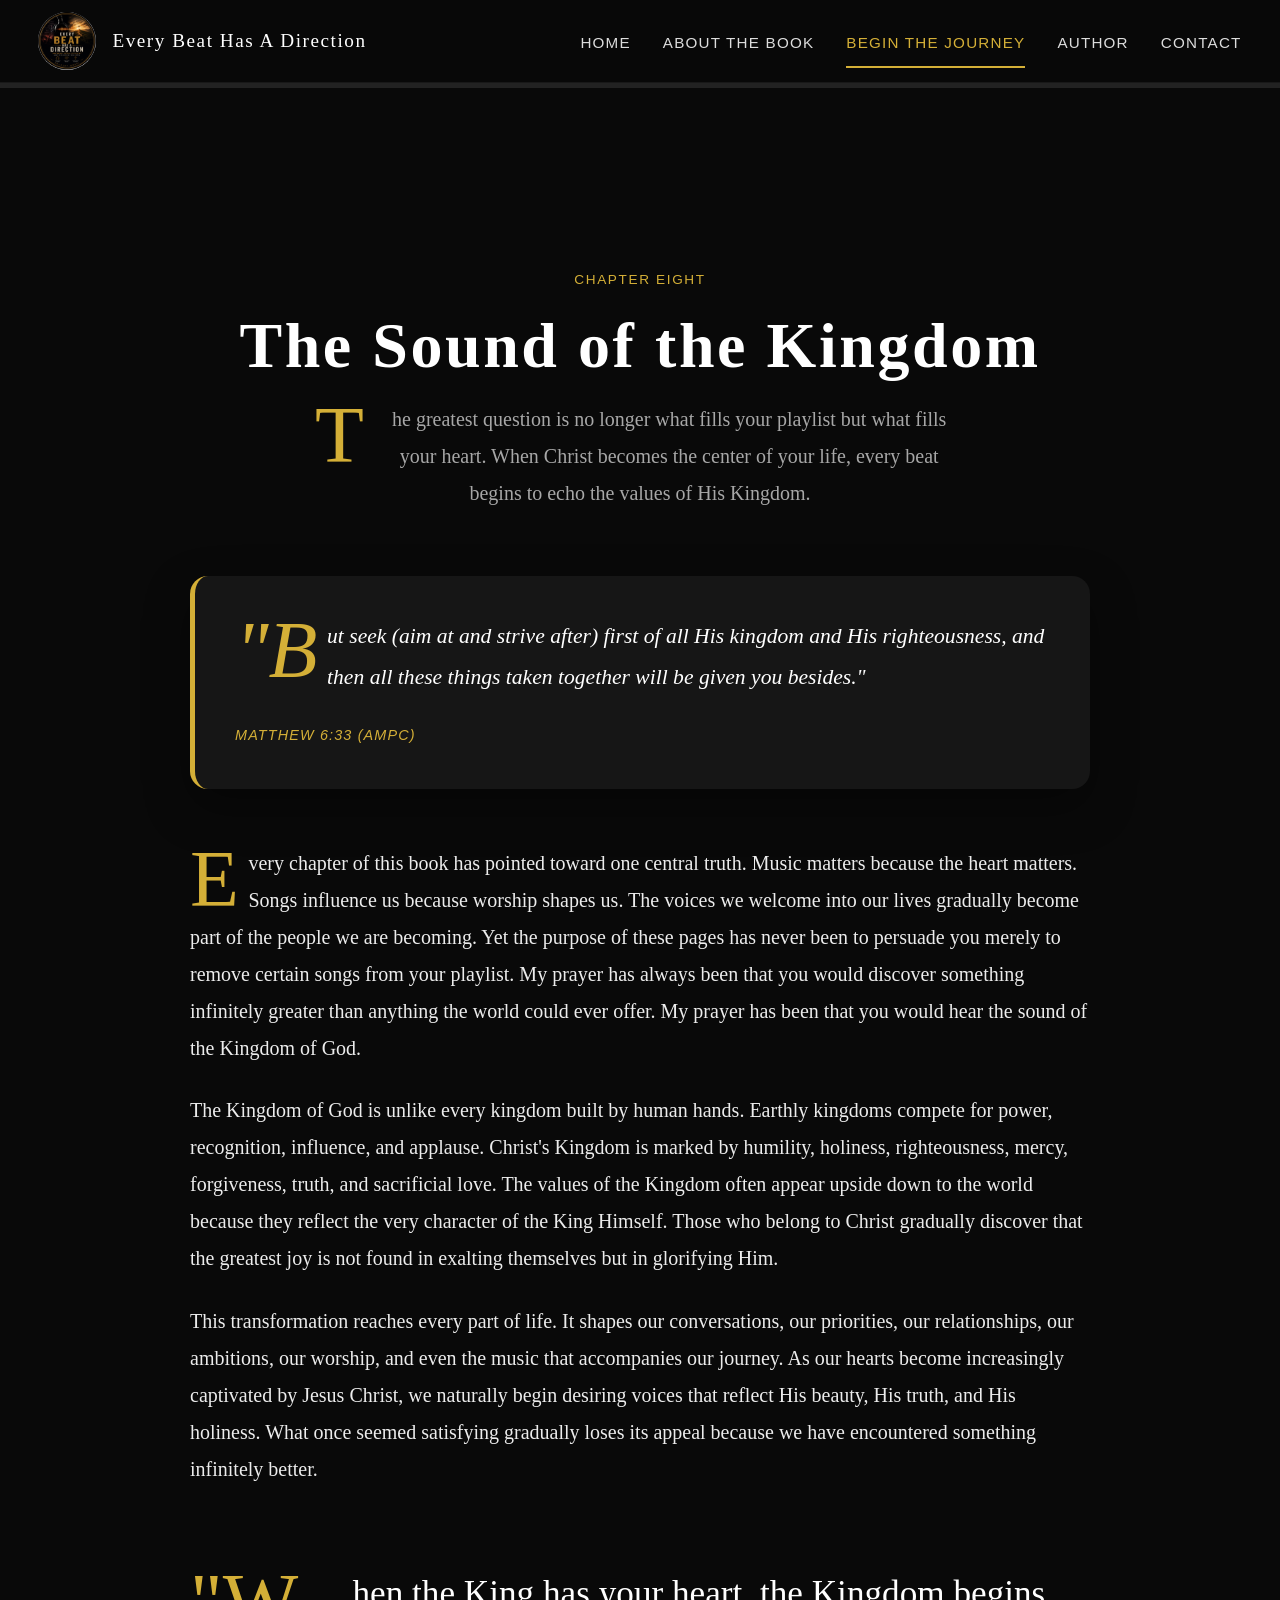
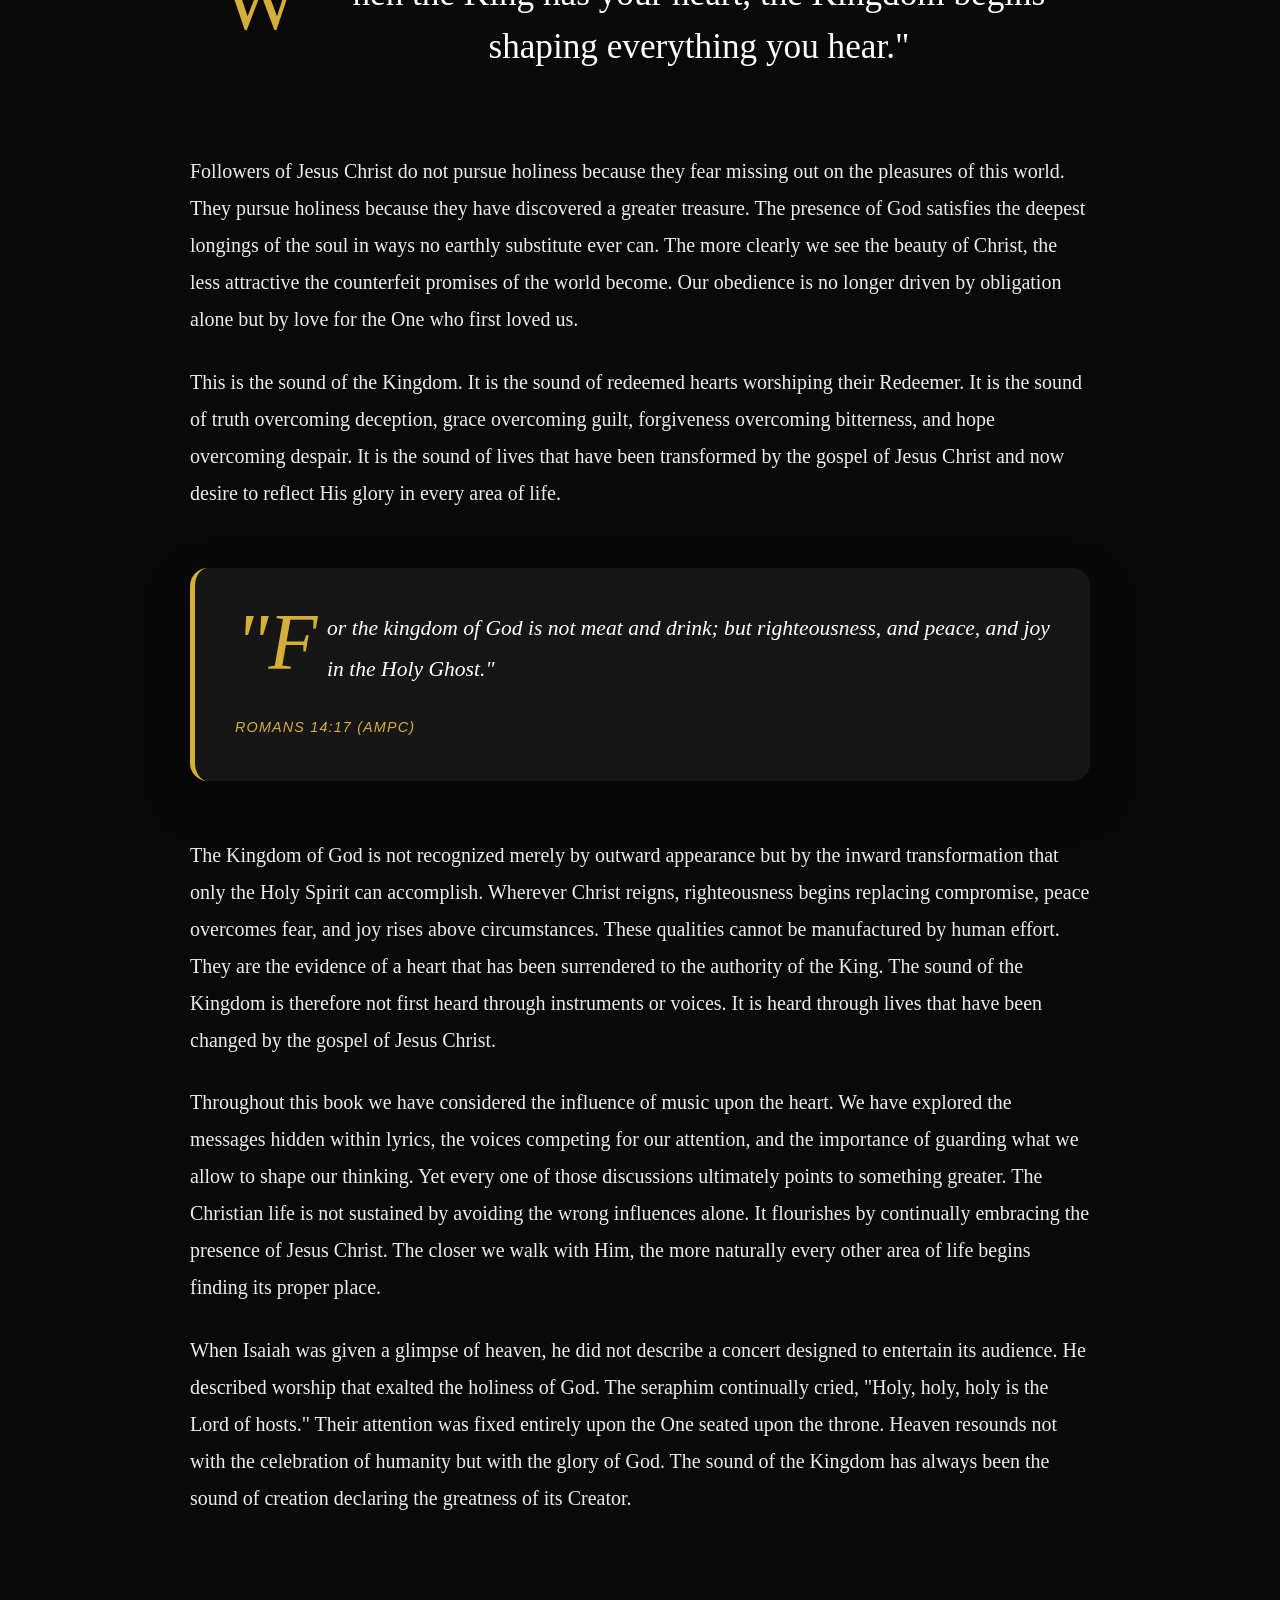
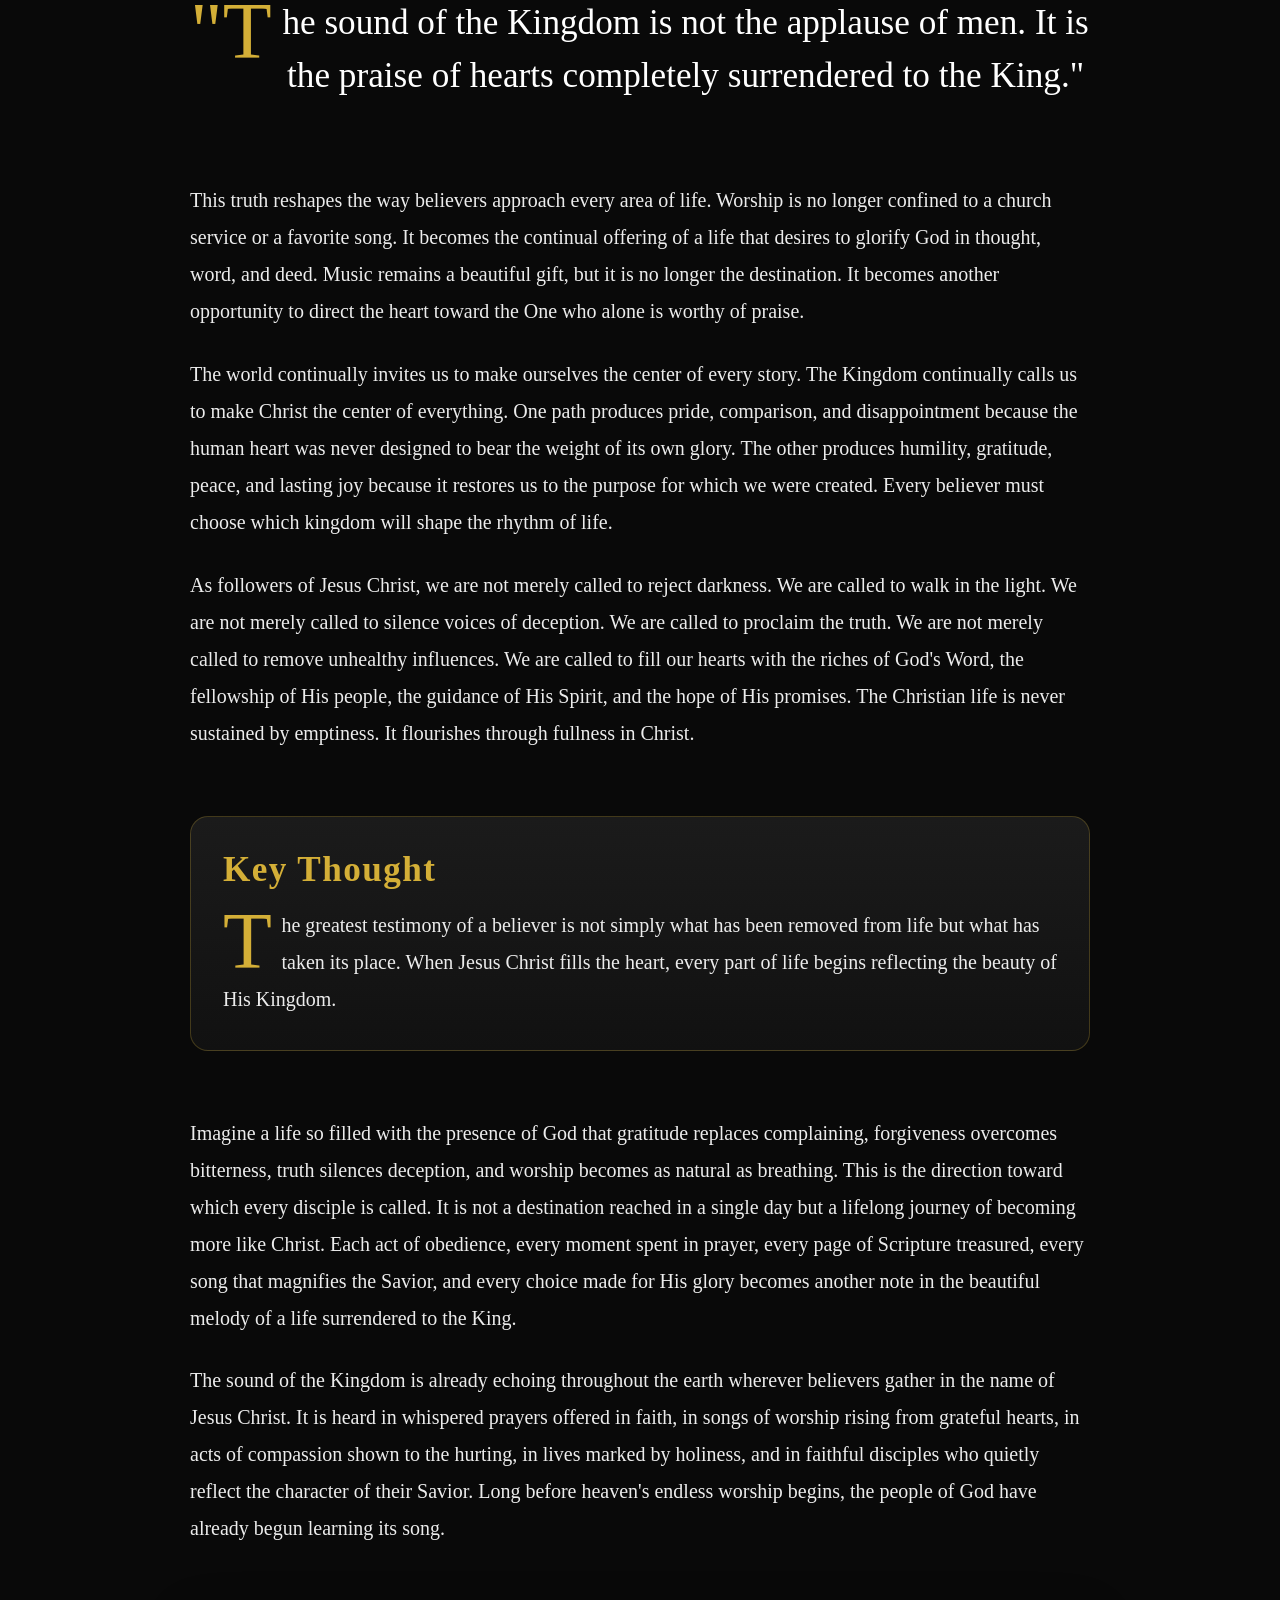
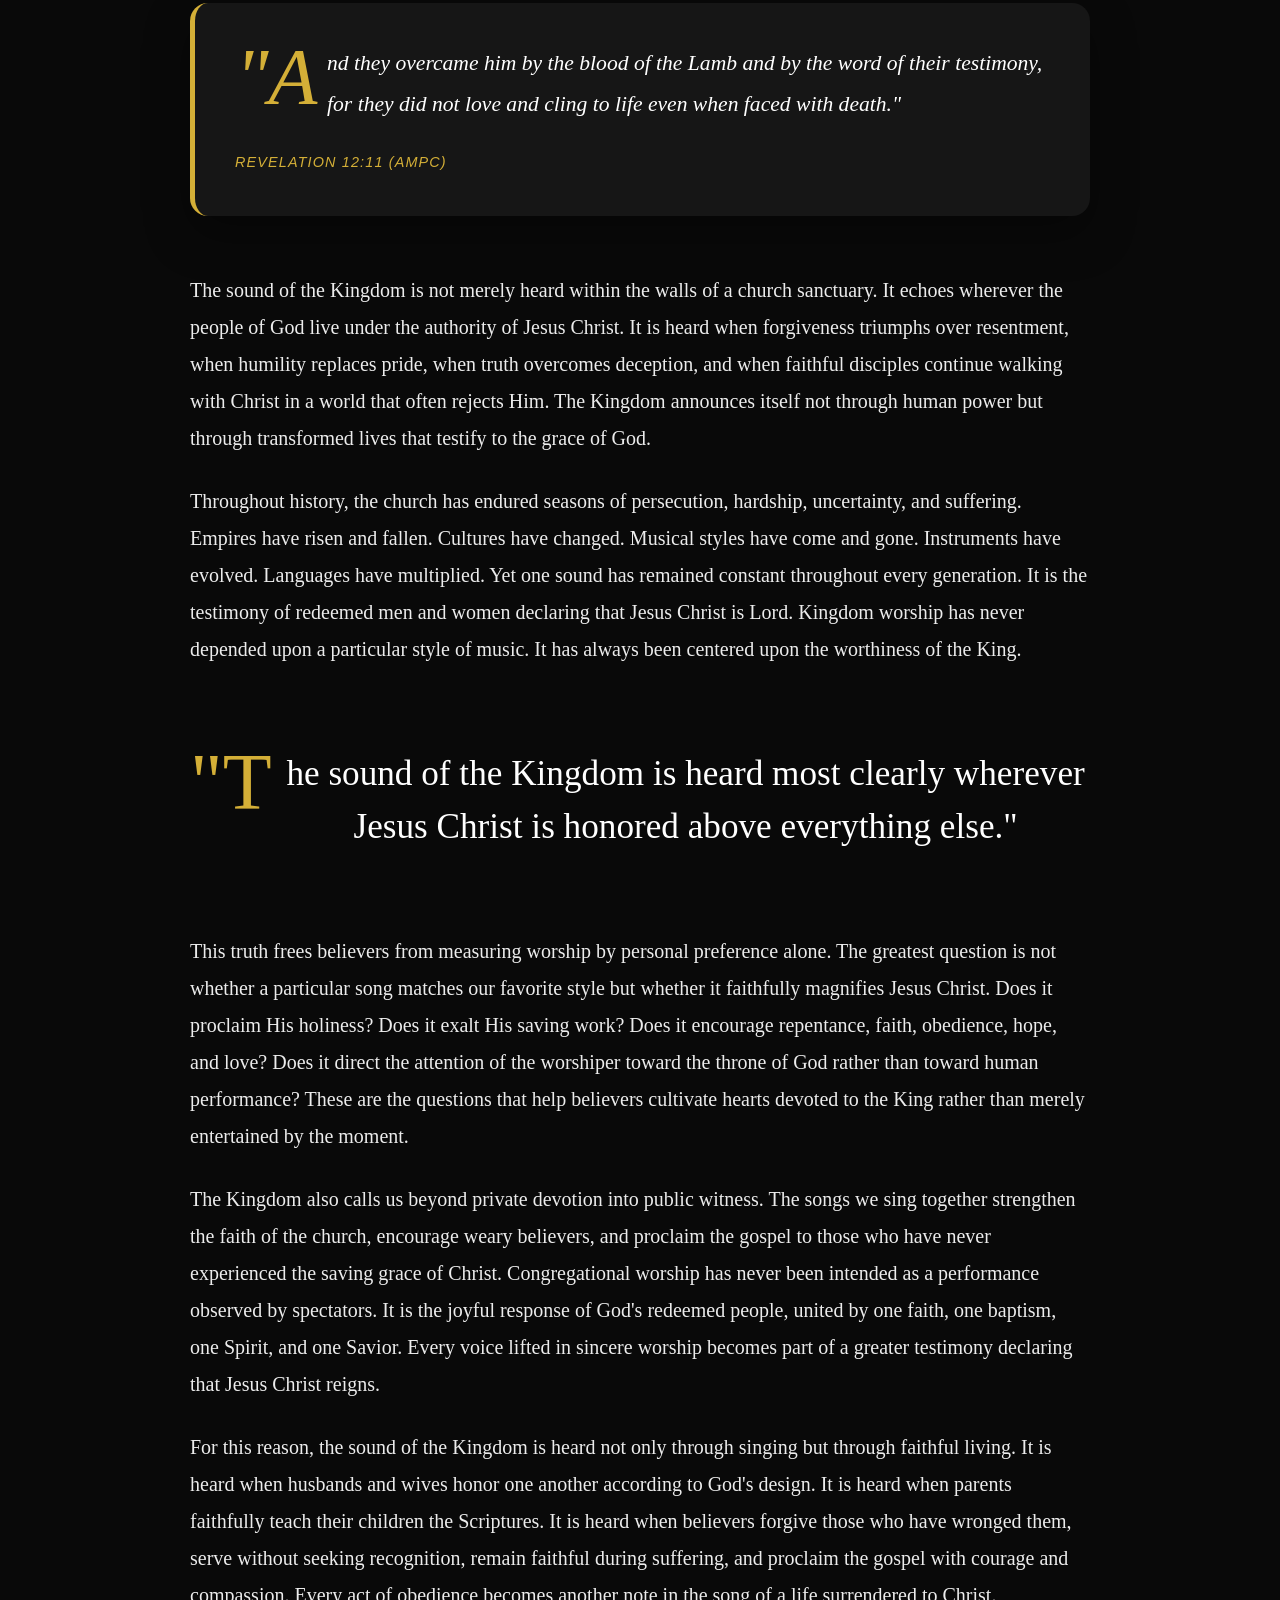
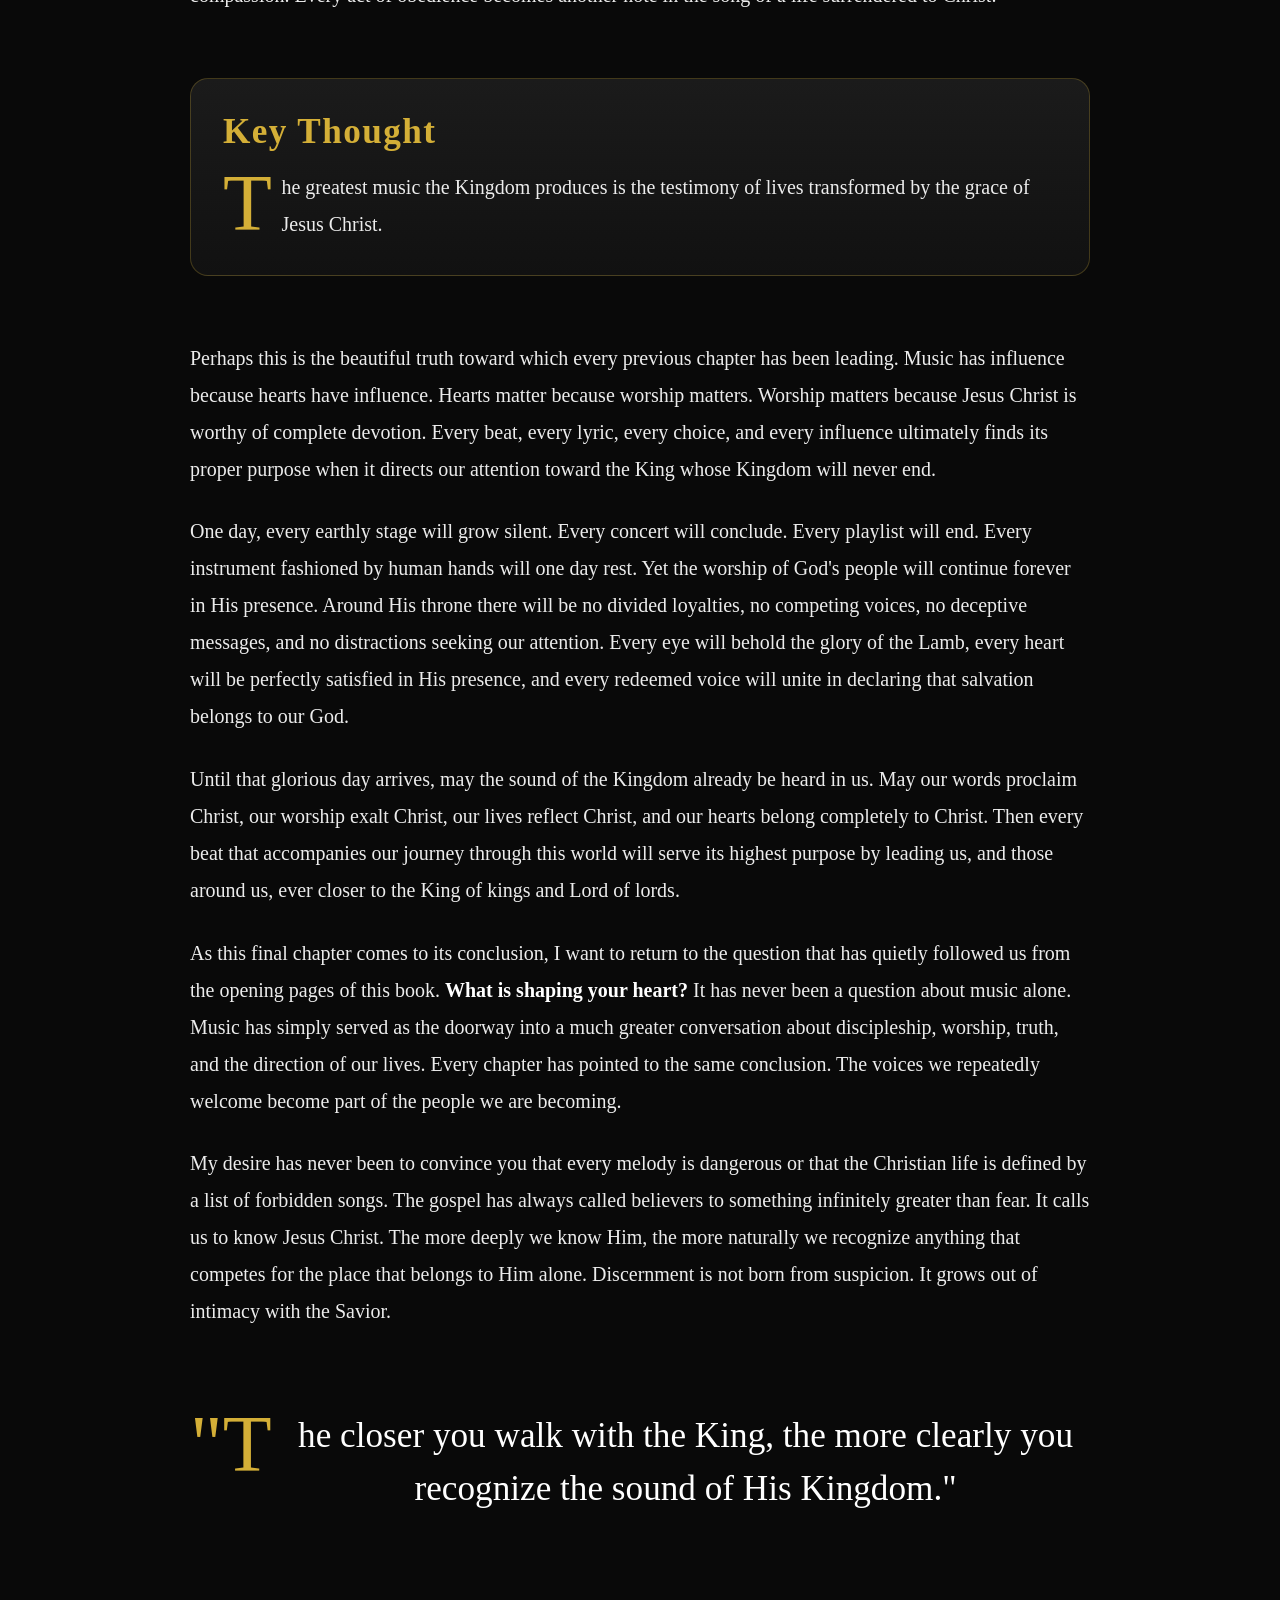
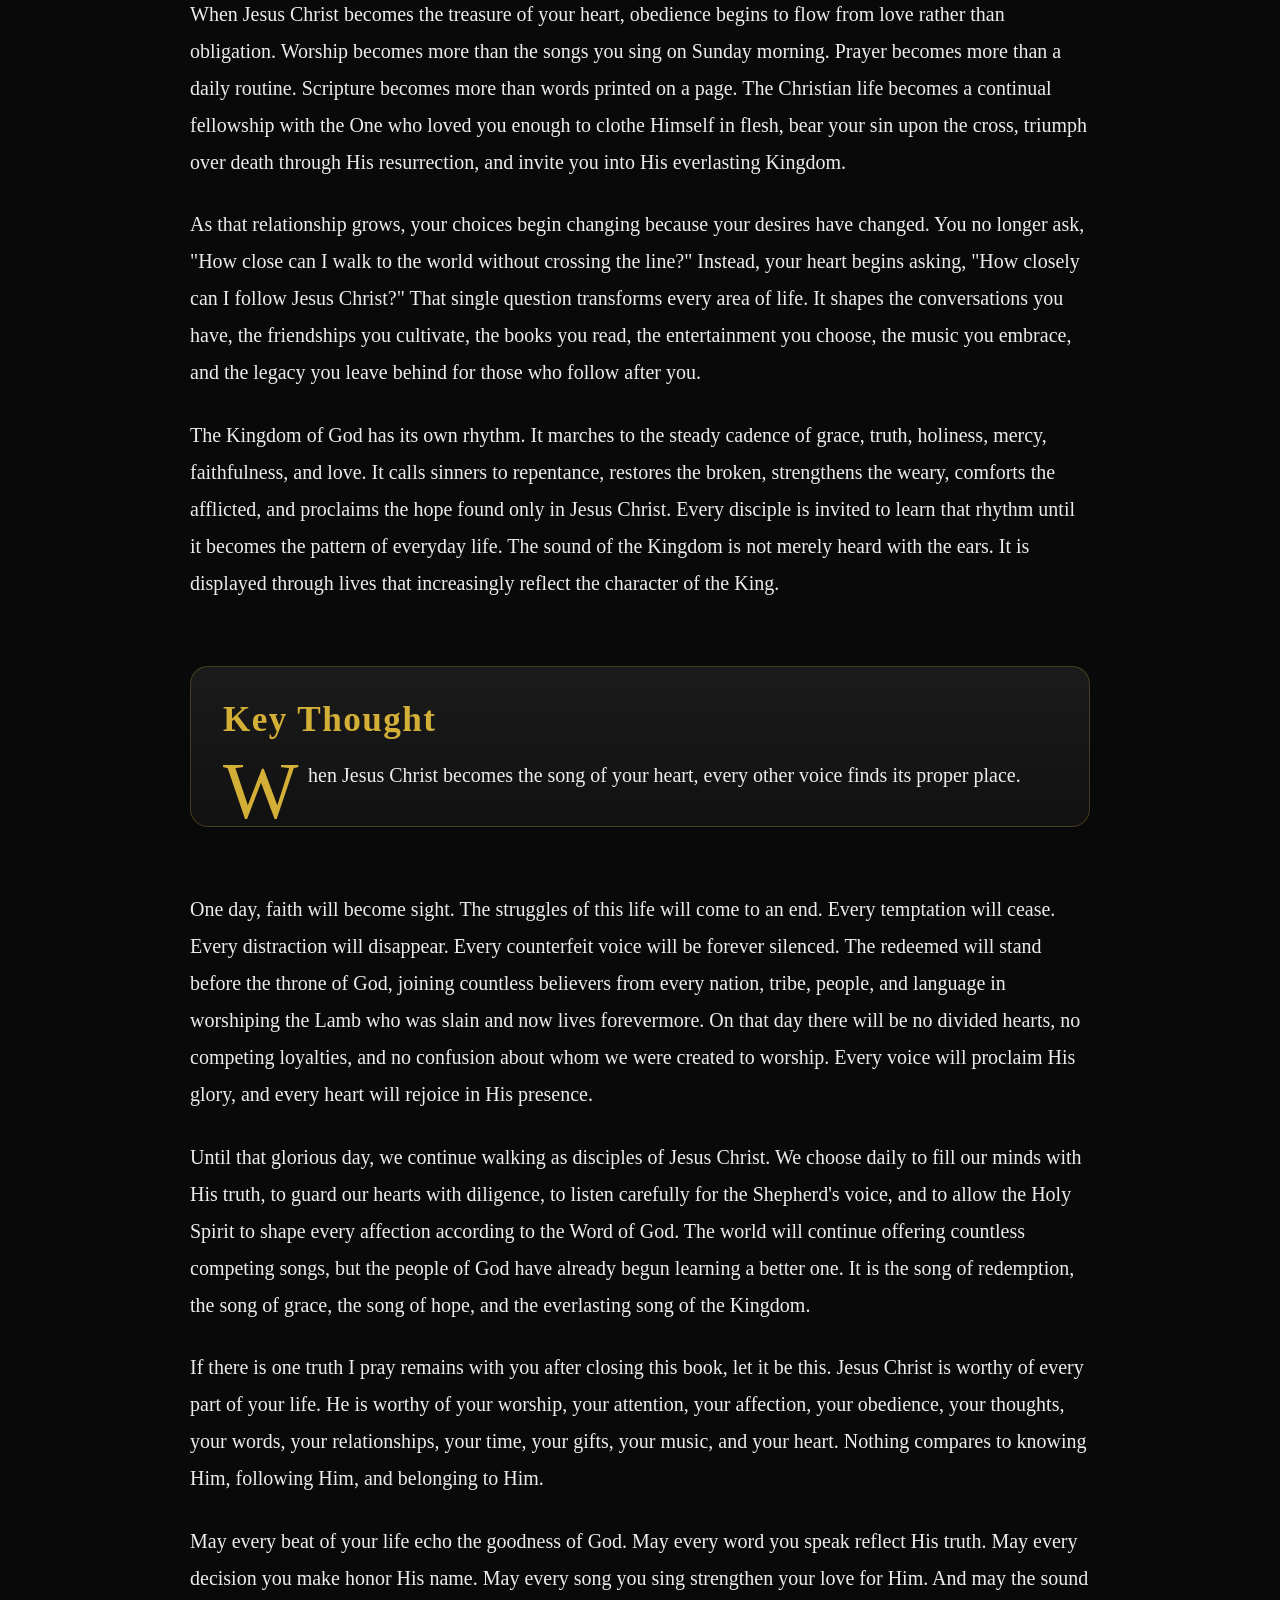
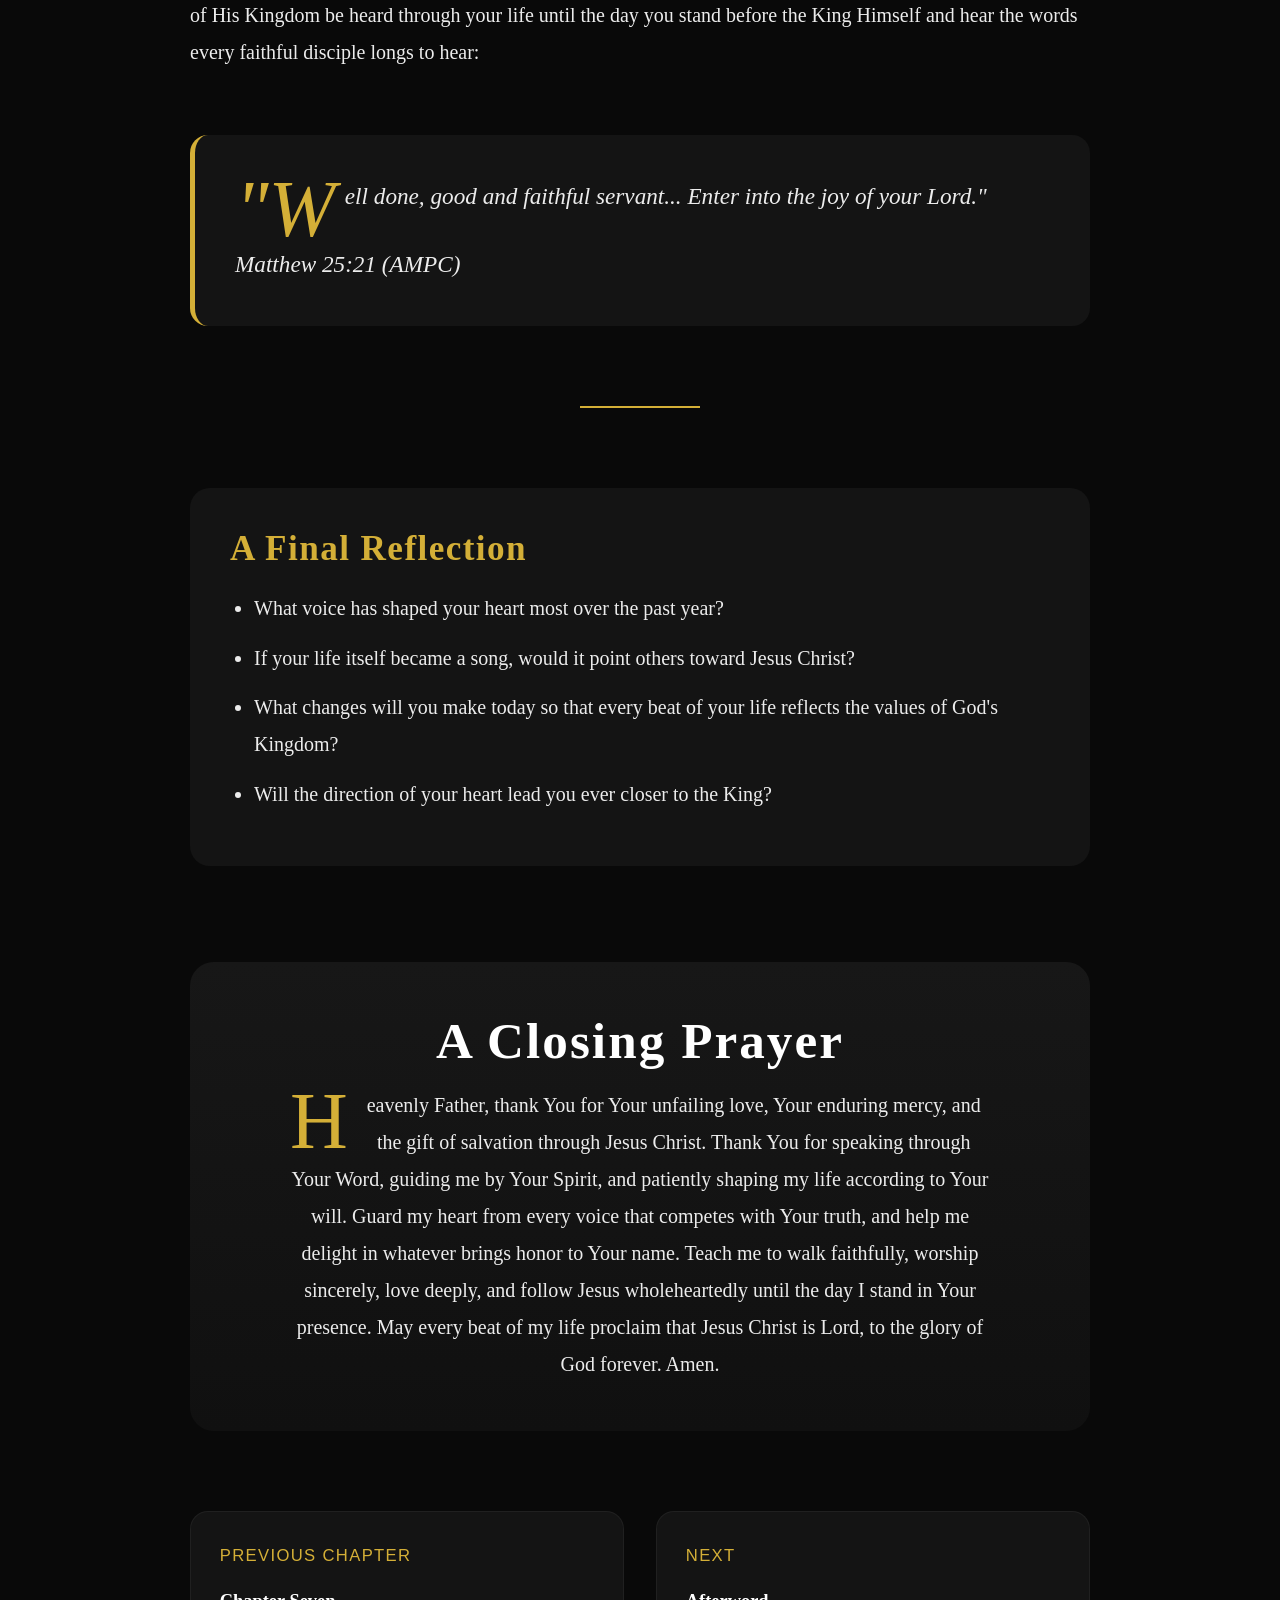
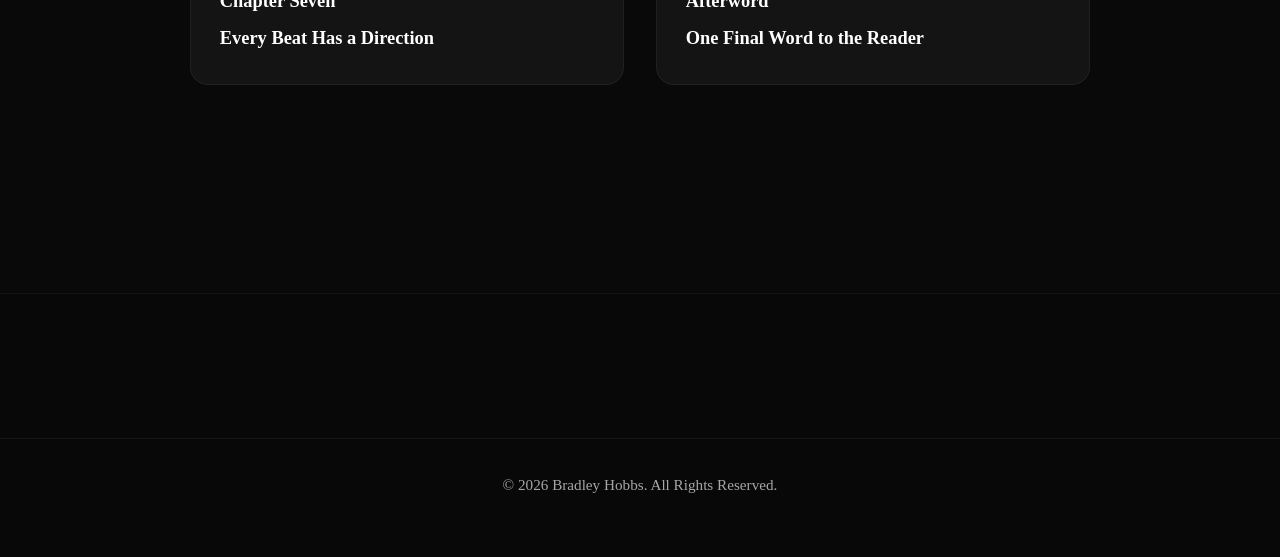
<file: chapter-8.html>
<!DOCTYPE html>

<html lang="en">

<head>

<meta charset="UTF-8">

<meta
name="viewport"
content="width=device-width, initial-scale=1.0">

<title>

Chapter Eight | The Sound of the Kingdom | Every Beat Has a Direction

</title>

<meta
name="description"
content="The final chapter of Every Beat Has a Direction calls believers to pursue the sound of God's Kingdom and to let every area of life reflect the glory of Jesus Christ.">

<link
rel="stylesheet"
href="styles.css">

</head>

<body>

<header class="site-header">

<nav class="navbar">

<a
href="index.html"
class="logo">

<img
src="95F46EAD-DD44-4362-AA08-95CE1AE70089.png"
alt="Every Beat Has A Direction">

<span>

Every Beat Has A Direction

</span>

</a>

<button
class="menu-toggle"
aria-label="Toggle Navigation">

<span></span>

<span></span>

<span></span>

</button>

<ul class="nav-menu">

<li><a href="index.html">Home</a></li>

<li><a href="about-book.html">About the Book</a></li>

<li><a class="active"
href="begin-the-journey.html">

Begin the Journey

</a></li>

<li><a href="about.html">Author</a></li>

<li><a href="contact.html">Contact</a></li>

</ul>

</nav>

</header>

<main>

<section class="book-reading">

<header class="chapter-title fade-up">

<div class="chapter-label">

Chapter Eight

</div>

<h1>

The Sound of the Kingdom

</h1>

<p class="chapter-intro">

The greatest question is no longer what fills your playlist but what fills your heart. When Christ becomes the center of your life, every beat begins to echo the values of His Kingdom.

</p>

</header>

<div class="reading-progress">

<div class="progress-bar"></div>

</div>

<div class="scripture fade-up">

<p>

"But seek (aim at and strive after) first of all His kingdom and His righteousness, and then all these things taken together will be given you besides."

</p>

<cite>

Matthew 6:33 (AMPC)

</cite>

</div>

<p>

Every chapter of this book has pointed toward one central truth. Music matters because the heart matters. Songs influence us because worship shapes us. The voices we welcome into our lives gradually become part of the people we are becoming. Yet the purpose of these pages has never been to persuade you merely to remove certain songs from your playlist. My prayer has always been that you would discover something infinitely greater than anything the world could ever offer. My prayer has been that you would hear the sound of the Kingdom of God.

</p>

<p>

The Kingdom of God is unlike every kingdom built by human hands. Earthly kingdoms compete for power, recognition, influence, and applause. Christ's Kingdom is marked by humility, holiness, righteousness, mercy, forgiveness, truth, and sacrificial love. The values of the Kingdom often appear upside down to the world because they reflect the very character of the King Himself. Those who belong to Christ gradually discover that the greatest joy is not found in exalting themselves but in glorifying Him.

</p>

<p>

This transformation reaches every part of life. It shapes our conversations, our priorities, our relationships, our ambitions, our worship, and even the music that accompanies our journey. As our hearts become increasingly captivated by Jesus Christ, we naturally begin desiring voices that reflect His beauty, His truth, and His holiness. What once seemed satisfying gradually loses its appeal because we have encountered something infinitely better.

</p>

<div class="pull-quote fade-up">

<p>

"When the King has your heart, the Kingdom begins shaping everything you hear."

</p>

</div>

<p>

Followers of Jesus Christ do not pursue holiness because they fear missing out on the pleasures of this world. They pursue holiness because they have discovered a greater treasure. The presence of God satisfies the deepest longings of the soul in ways no earthly substitute ever can. The more clearly we see the beauty of Christ, the less attractive the counterfeit promises of the world become. Our obedience is no longer driven by obligation alone but by love for the One who first loved us.

</p>

<p>

This is the sound of the Kingdom. It is the sound of redeemed hearts worshiping their Redeemer. It is the sound of truth overcoming deception, grace overcoming guilt, forgiveness overcoming bitterness, and hope overcoming despair. It is the sound of lives that have been transformed by the gospel of Jesus Christ and now desire to reflect His glory in every area of life.

</p>

<div class="scripture fade-up">

<p>

"For the kingdom of God is not meat and drink; but righteousness, and peace, and joy in the Holy Ghost."

</p>

<cite>

Romans 14:17 (AMPC)

</cite>

</div>

<p>

The Kingdom of God is not recognized merely by outward appearance but by the inward transformation that only the Holy Spirit can accomplish. Wherever Christ reigns, righteousness begins replacing compromise, peace overcomes fear, and joy rises above circumstances. These qualities cannot be manufactured by human effort. They are the evidence of a heart that has been surrendered to the authority of the King. The sound of the Kingdom is therefore not first heard through instruments or voices. It is heard through lives that have been changed by the gospel of Jesus Christ.

</p>

<p>

Throughout this book we have considered the influence of music upon the heart. We have explored the messages hidden within lyrics, the voices competing for our attention, and the importance of guarding what we allow to shape our thinking. Yet every one of those discussions ultimately points to something greater. The Christian life is not sustained by avoiding the wrong influences alone. It flourishes by continually embracing the presence of Jesus Christ. The closer we walk with Him, the more naturally every other area of life begins finding its proper place.

</p>

<p>

When Isaiah was given a glimpse of heaven, he did not describe a concert designed to entertain its audience. He described worship that exalted the holiness of God. The seraphim continually cried, "Holy, holy, holy is the Lord of hosts." Their attention was fixed entirely upon the One seated upon the throne. Heaven resounds not with the celebration of humanity but with the glory of God. The sound of the Kingdom has always been the sound of creation declaring the greatness of its Creator.

</p>

<div class="pull-quote fade-up">

<p>

"The sound of the Kingdom is not the applause of men. It is the praise of hearts completely surrendered to the King."

</p>

</div>

<p>

This truth reshapes the way believers approach every area of life. Worship is no longer confined to a church service or a favorite song. It becomes the continual offering of a life that desires to glorify God in thought, word, and deed. Music remains a beautiful gift, but it is no longer the destination. It becomes another opportunity to direct the heart toward the One who alone is worthy of praise.

</p>

<p>

The world continually invites us to make ourselves the center of every story. The Kingdom continually calls us to make Christ the center of everything. One path produces pride, comparison, and disappointment because the human heart was never designed to bear the weight of its own glory. The other produces humility, gratitude, peace, and lasting joy because it restores us to the purpose for which we were created. Every believer must choose which kingdom will shape the rhythm of life.

</p>

<p>

As followers of Jesus Christ, we are not merely called to reject darkness. We are called to walk in the light. We are not merely called to silence voices of deception. We are called to proclaim the truth. We are not merely called to remove unhealthy influences. We are called to fill our hearts with the riches of God's Word, the fellowship of His people, the guidance of His Spirit, and the hope of His promises. The Christian life is never sustained by emptiness. It flourishes through fullness in Christ.

</p>

<div class="key-thought fade-up">

<h3>

Key Thought

</h3>

<p>

The greatest testimony of a believer is not simply what has been removed from life but what has taken its place. When Jesus Christ fills the heart, every part of life begins reflecting the beauty of His Kingdom.

</p>

</div>

<p>

Imagine a life so filled with the presence of God that gratitude replaces complaining, forgiveness overcomes bitterness, truth silences deception, and worship becomes as natural as breathing. This is the direction toward which every disciple is called. It is not a destination reached in a single day but a lifelong journey of becoming more like Christ. Each act of obedience, every moment spent in prayer, every page of Scripture treasured, every song that magnifies the Savior, and every choice made for His glory becomes another note in the beautiful melody of a life surrendered to the King.

</p>

<p>

The sound of the Kingdom is already echoing throughout the earth wherever believers gather in the name of Jesus Christ. It is heard in whispered prayers offered in faith, in songs of worship rising from grateful hearts, in acts of compassion shown to the hurting, in lives marked by holiness, and in faithful disciples who quietly reflect the character of their Savior. Long before heaven's endless worship begins, the people of God have already begun learning its song.

</p>

<div class="scripture fade-up">

<p>

"And they overcame him by the blood of the Lamb and by the word of their testimony, for they did not love and cling to life even when faced with death."

</p>

<cite>

Revelation 12:11 (AMPC)

</cite>

</div>

<p>

The sound of the Kingdom is not merely heard within the walls of a church sanctuary. It echoes wherever the people of God live under the authority of Jesus Christ. It is heard when forgiveness triumphs over resentment, when humility replaces pride, when truth overcomes deception, and when faithful disciples continue walking with Christ in a world that often rejects Him. The Kingdom announces itself not through human power but through transformed lives that testify to the grace of God.

</p>

<p>

Throughout history, the church has endured seasons of persecution, hardship, uncertainty, and suffering. Empires have risen and fallen. Cultures have changed. Musical styles have come and gone. Instruments have evolved. Languages have multiplied. Yet one sound has remained constant throughout every generation. It is the testimony of redeemed men and women declaring that Jesus Christ is Lord. Kingdom worship has never depended upon a particular style of music. It has always been centered upon the worthiness of the King.

</p>

<div class="pull-quote fade-up">

<p>

"The sound of the Kingdom is heard most clearly wherever Jesus Christ is honored above everything else."

</p>

</div>

<p>

This truth frees believers from measuring worship by personal preference alone. The greatest question is not whether a particular song matches our favorite style but whether it faithfully magnifies Jesus Christ. Does it proclaim His holiness? Does it exalt His saving work? Does it encourage repentance, faith, obedience, hope, and love? Does it direct the attention of the worshiper toward the throne of God rather than toward human performance? These are the questions that help believers cultivate hearts devoted to the King rather than merely entertained by the moment.

</p>

<p>

The Kingdom also calls us beyond private devotion into public witness. The songs we sing together strengthen the faith of the church, encourage weary believers, and proclaim the gospel to those who have never experienced the saving grace of Christ. Congregational worship has never been intended as a performance observed by spectators. It is the joyful response of God's redeemed people, united by one faith, one baptism, one Spirit, and one Savior. Every voice lifted in sincere worship becomes part of a greater testimony declaring that Jesus Christ reigns.

</p>

<p>

For this reason, the sound of the Kingdom is heard not only through singing but through faithful living. It is heard when husbands and wives honor one another according to God's design. It is heard when parents faithfully teach their children the Scriptures. It is heard when believers forgive those who have wronged them, serve without seeking recognition, remain faithful during suffering, and proclaim the gospel with courage and compassion. Every act of obedience becomes another note in the song of a life surrendered to Christ.

</p>

<div class="key-thought fade-up">

<h3>

Key Thought

</h3>

<p>

The greatest music the Kingdom produces is the testimony of lives transformed by the grace of Jesus Christ.

</p>

</div>

<p>

Perhaps this is the beautiful truth toward which every previous chapter has been leading. Music has influence because hearts have influence. Hearts matter because worship matters. Worship matters because Jesus Christ is worthy of complete devotion. Every beat, every lyric, every choice, and every influence ultimately finds its proper purpose when it directs our attention toward the King whose Kingdom will never end.

</p>

<p>

One day, every earthly stage will grow silent. Every concert will conclude. Every playlist will end. Every instrument fashioned by human hands will one day rest. Yet the worship of God's people will continue forever in His presence. Around His throne there will be no divided loyalties, no competing voices, no deceptive messages, and no distractions seeking our attention. Every eye will behold the glory of the Lamb, every heart will be perfectly satisfied in His presence, and every redeemed voice will unite in declaring that salvation belongs to our God.

</p>

<p>

Until that glorious day arrives, may the sound of the Kingdom already be heard in us. May our words proclaim Christ, our worship exalt Christ, our lives reflect Christ, and our hearts belong completely to Christ. Then every beat that accompanies our journey through this world will serve its highest purpose by leading us, and those around us, ever closer to the King of kings and Lord of lords.

</p>

<p>

As this final chapter comes to its conclusion, I want to return to the question that has quietly followed us from the opening pages of this book. <strong>What is shaping your heart?</strong> It has never been a question about music alone. Music has simply served as the doorway into a much greater conversation about discipleship, worship, truth, and the direction of our lives. Every chapter has pointed to the same conclusion. The voices we repeatedly welcome become part of the people we are becoming.

</p>

<p>

My desire has never been to convince you that every melody is dangerous or that the Christian life is defined by a list of forbidden songs. The gospel has always called believers to something infinitely greater than fear. It calls us to know Jesus Christ. The more deeply we know Him, the more naturally we recognize anything that competes for the place that belongs to Him alone. Discernment is not born from suspicion. It grows out of intimacy with the Savior.

</p>

<div class="pull-quote fade-up">

<p>

"The closer you walk with the King, the more clearly you recognize the sound of His Kingdom."

</p>

</div>

<p>

When Jesus Christ becomes the treasure of your heart, obedience begins to flow from love rather than obligation. Worship becomes more than the songs you sing on Sunday morning. Prayer becomes more than a daily routine. Scripture becomes more than words printed on a page. The Christian life becomes a continual fellowship with the One who loved you enough to clothe Himself in flesh, bear your sin upon the cross, triumph over death through His resurrection, and invite you into His everlasting Kingdom.

</p>

<p>

As that relationship grows, your choices begin changing because your desires have changed. You no longer ask, "How close can I walk to the world without crossing the line?" Instead, your heart begins asking, "How closely can I follow Jesus Christ?" That single question transforms every area of life. It shapes the conversations you have, the friendships you cultivate, the books you read, the entertainment you choose, the music you embrace, and the legacy you leave behind for those who follow after you.

</p>

<p>

The Kingdom of God has its own rhythm. It marches to the steady cadence of grace, truth, holiness, mercy, faithfulness, and love. It calls sinners to repentance, restores the broken, strengthens the weary, comforts the afflicted, and proclaims the hope found only in Jesus Christ. Every disciple is invited to learn that rhythm until it becomes the pattern of everyday life. The sound of the Kingdom is not merely heard with the ears. It is displayed through lives that increasingly reflect the character of the King.

</p>

<div class="key-thought fade-up">

<h3>

Key Thought

</h3>

<p>

When Jesus Christ becomes the song of your heart, every other voice finds its proper place.

</p>

</div>

<p>

One day, faith will become sight. The struggles of this life will come to an end. Every temptation will cease. Every distraction will disappear. Every counterfeit voice will be forever silenced. The redeemed will stand before the throne of God, joining countless believers from every nation, tribe, people, and language in worshiping the Lamb who was slain and now lives forevermore. On that day there will be no divided hearts, no competing loyalties, and no confusion about whom we were created to worship. Every voice will proclaim His glory, and every heart will rejoice in His presence.

</p>

<p>

Until that glorious day, we continue walking as disciples of Jesus Christ. We choose daily to fill our minds with His truth, to guard our hearts with diligence, to listen carefully for the Shepherd's voice, and to allow the Holy Spirit to shape every affection according to the Word of God. The world will continue offering countless competing songs, but the people of God have already begun learning a better one. It is the song of redemption, the song of grace, the song of hope, and the everlasting song of the Kingdom.

</p>

<p>

If there is one truth I pray remains with you after closing this book, let it be this. Jesus Christ is worthy of every part of your life. He is worthy of your worship, your attention, your affection, your obedience, your thoughts, your words, your relationships, your time, your gifts, your music, and your heart. Nothing compares to knowing Him, following Him, and belonging to Him.

</p>

<p>

May every beat of your life echo the goodness of God. May every word you speak reflect His truth. May every decision you make honor His name. May every song you sing strengthen your love for Him. And may the sound of His Kingdom be heard through your life until the day you stand before the King Himself and hear the words every faithful disciple longs to hear:

</p>

<blockquote class="closing-scripture">

<p>

"Well done, good and faithful servant... Enter into the joy of your Lord."

</p>

<cite>

Matthew 25:21 (AMPC)

</cite>

</blockquote>

<div class="chapter-divider"></div>

<div class="reflection fade-up">

<h3>

A Final Reflection

</h3>

<ul>

<li>

What voice has shaped your heart most over the past year?

</li>

<li>

If your life itself became a song, would it point others toward Jesus Christ?

</li>

<li>

What changes will you make today so that every beat of your life reflects the values of God's Kingdom?

</li>

<li>

Will the direction of your heart lead you ever closer to the King?

</li>

</ul>

</div>

<div class="chapter-prayer fade-up">

<h2>

A Closing Prayer

</h2>

<p>

Heavenly Father, thank You for Your unfailing love, Your enduring mercy, and the gift of salvation through Jesus Christ. Thank You for speaking through Your Word, guiding me by Your Spirit, and patiently shaping my life according to Your will. Guard my heart from every voice that competes with Your truth, and help me delight in whatever brings honor to Your name. Teach me to walk faithfully, worship sincerely, love deeply, and follow Jesus wholeheartedly until the day I stand in Your presence. May every beat of my life proclaim that Jesus Christ is Lord, to the glory of God forever. Amen.

</p>

</div>

<nav class="chapter-navigation">

<a
href="chapter-7.html"
class="previous-chapter">

<small>

Previous Chapter

</small>

<strong>

Chapter Seven<br>

Every Beat Has a Direction

</strong>

</a>

<a
href="afterword.html"
class="next-chapter">

<small>

Next

</small>

<strong>

Afterword<br>

One Final Word to the Reader

</strong>

</a>

</nav>

</section>

</main>

<footer class="site-footer">

<div class="footer-bottom">

<p>

&copy; <span class="year"></span> Bradley Hobbs. All Rights Reserved.

</p>

</div>

</footer>

<a
href="#"
class="back-top"
aria-label="Back to top">

↑

</a>

<script src="main.js"></script>

</body>

</html>
</file>
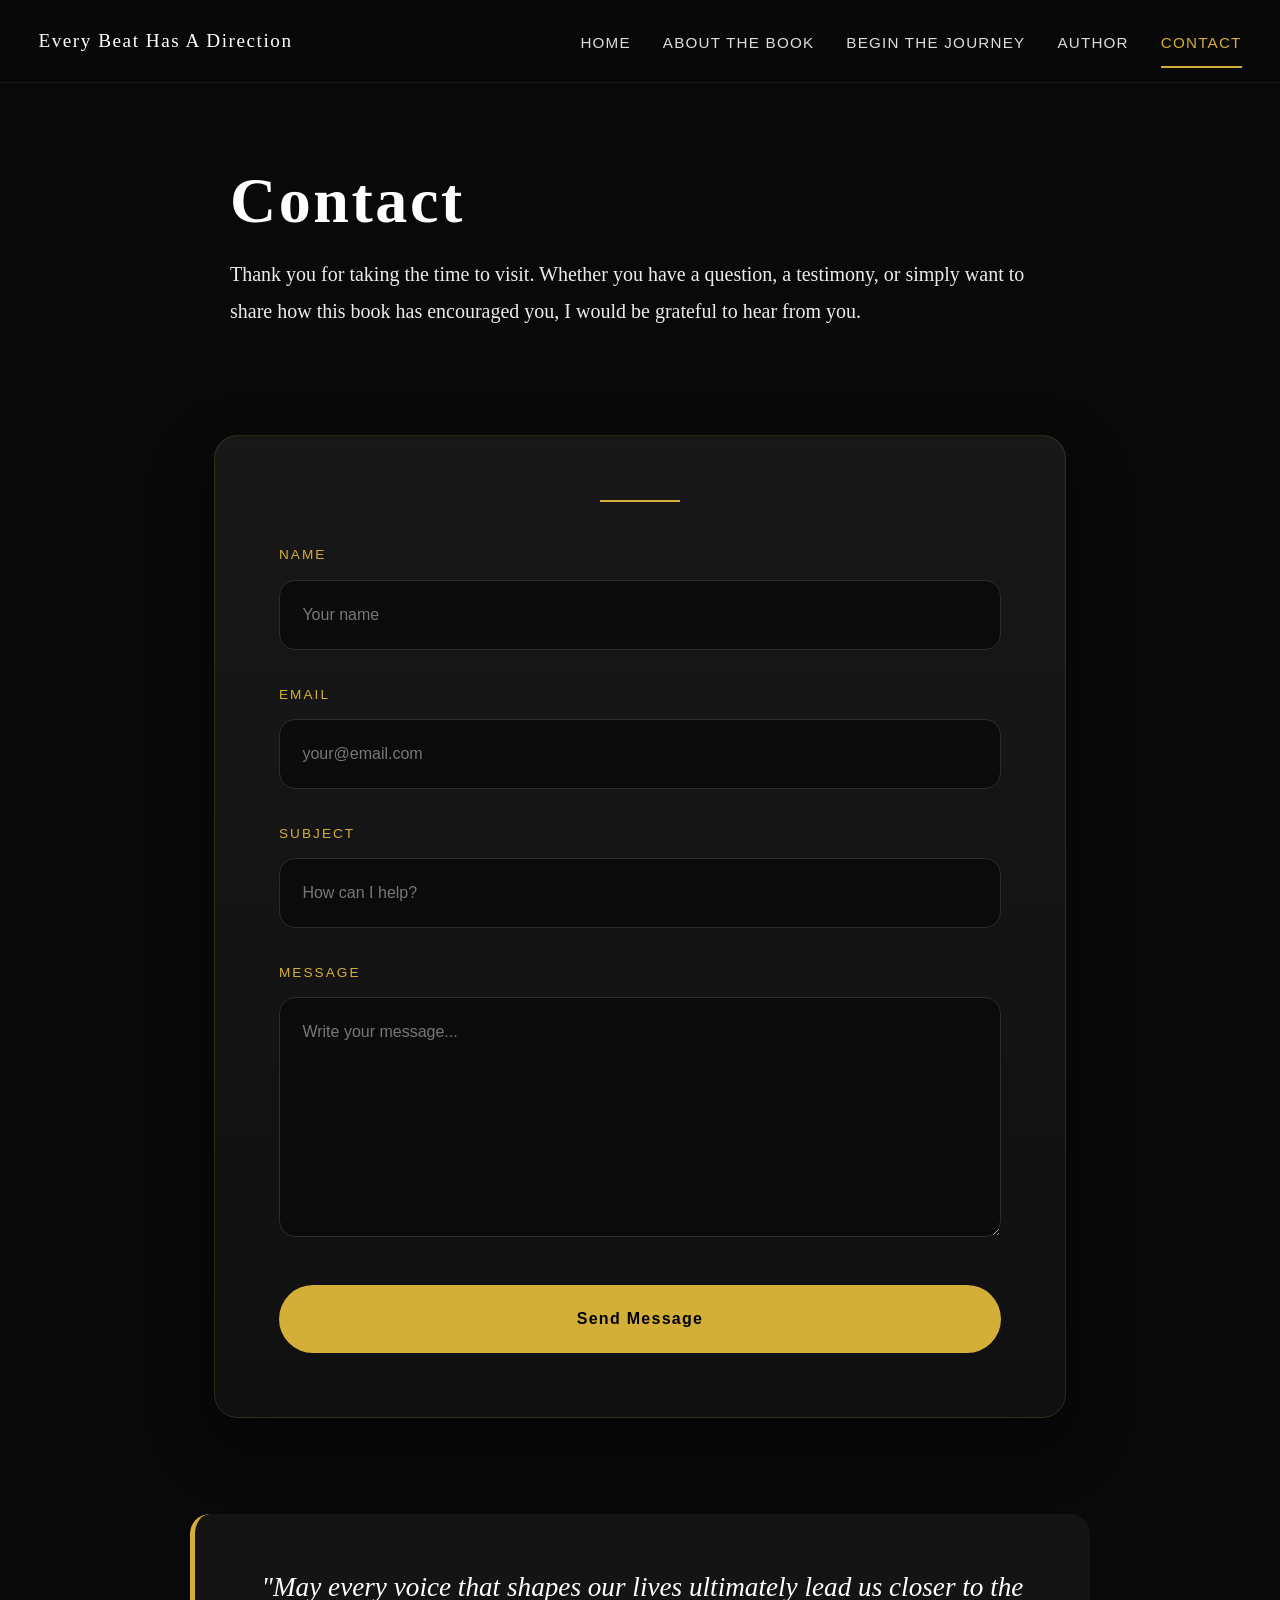
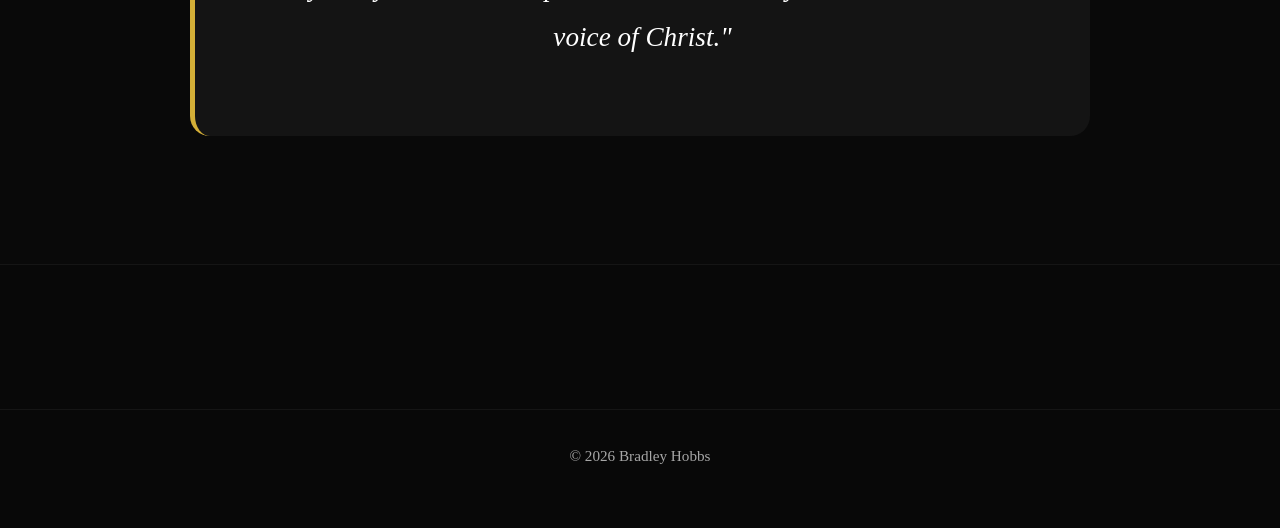
<file: contact.html>
<!DOCTYPE html>

<html lang="en">

<head>

<meta charset="UTF-8">

<meta name="viewport"
content="width=device-width, initial-scale=1.0">

<title>Contact | Every Beat Has a Direction</title>

<meta name="description"
content="Contact Bradley Hobbs regarding Every Beat Has a Direction.">

<link rel="stylesheet"
href="styles.css">

</head>

<body>

<header class="site-header">

<nav class="navbar">

<a href="index.html"
class="logo">

<span>

Every Beat Has A Direction

</span>

</a>

<button
class="menu-toggle"
aria-label="Navigation">

<span></span>
<span></span>
<span></span>

</button>

<ul class="nav-menu">

<li><a href="index.html">Home</a></li>

<li><a href="about-book.html">About the Book</a></li>

<li><a href="begin-the-journey.html">Begin the Journey</a></li>

<li><a href="about.html">Author</a></li>

<li><a class="active"
href="contact.html">

Contact

</a></li>

</ul>

</nav>

</header>

<main>

<section class="page-hero">

<div class="reading-width">

<h1>

Contact

</h1>

<p>

Thank you for taking the time to visit.

Whether you have a question, a testimony, or simply want to share how this book has encouraged you, I would be grateful to hear from you.

</p>

</div>

</section>



<section class="contact-section">

<div class="contact-card">

<form>

<div class="form-group">

<label>

Name

</label>

<input
type="text"
placeholder="Your name">

</div>



<div class="form-group">

<label>

Email

</label>

<input
type="email"
placeholder="your@email.com">

</div>



<div class="form-group">

<label>

Subject

</label>

<input
type="text"
placeholder="How can I help?">

</div>



<div class="form-group">

<label>

Message

</label>

<textarea
placeholder="Write your message..."></textarea>

</div>



<button
class="button button-primary">

Send Message

</button>

</form>

</div>

</section>



<section class="feature-quote">

<p>

"May every voice that shapes our lives ultimately lead us closer to the voice of Christ."

</p>

</section>

</main>

<footer class="site-footer">

<div class="footer-bottom">

<p>

© <span class="year"></span>

Bradley Hobbs

</p>

</div>

</footer>

<script src="main.js"></script>

</body>

</html>
</file>
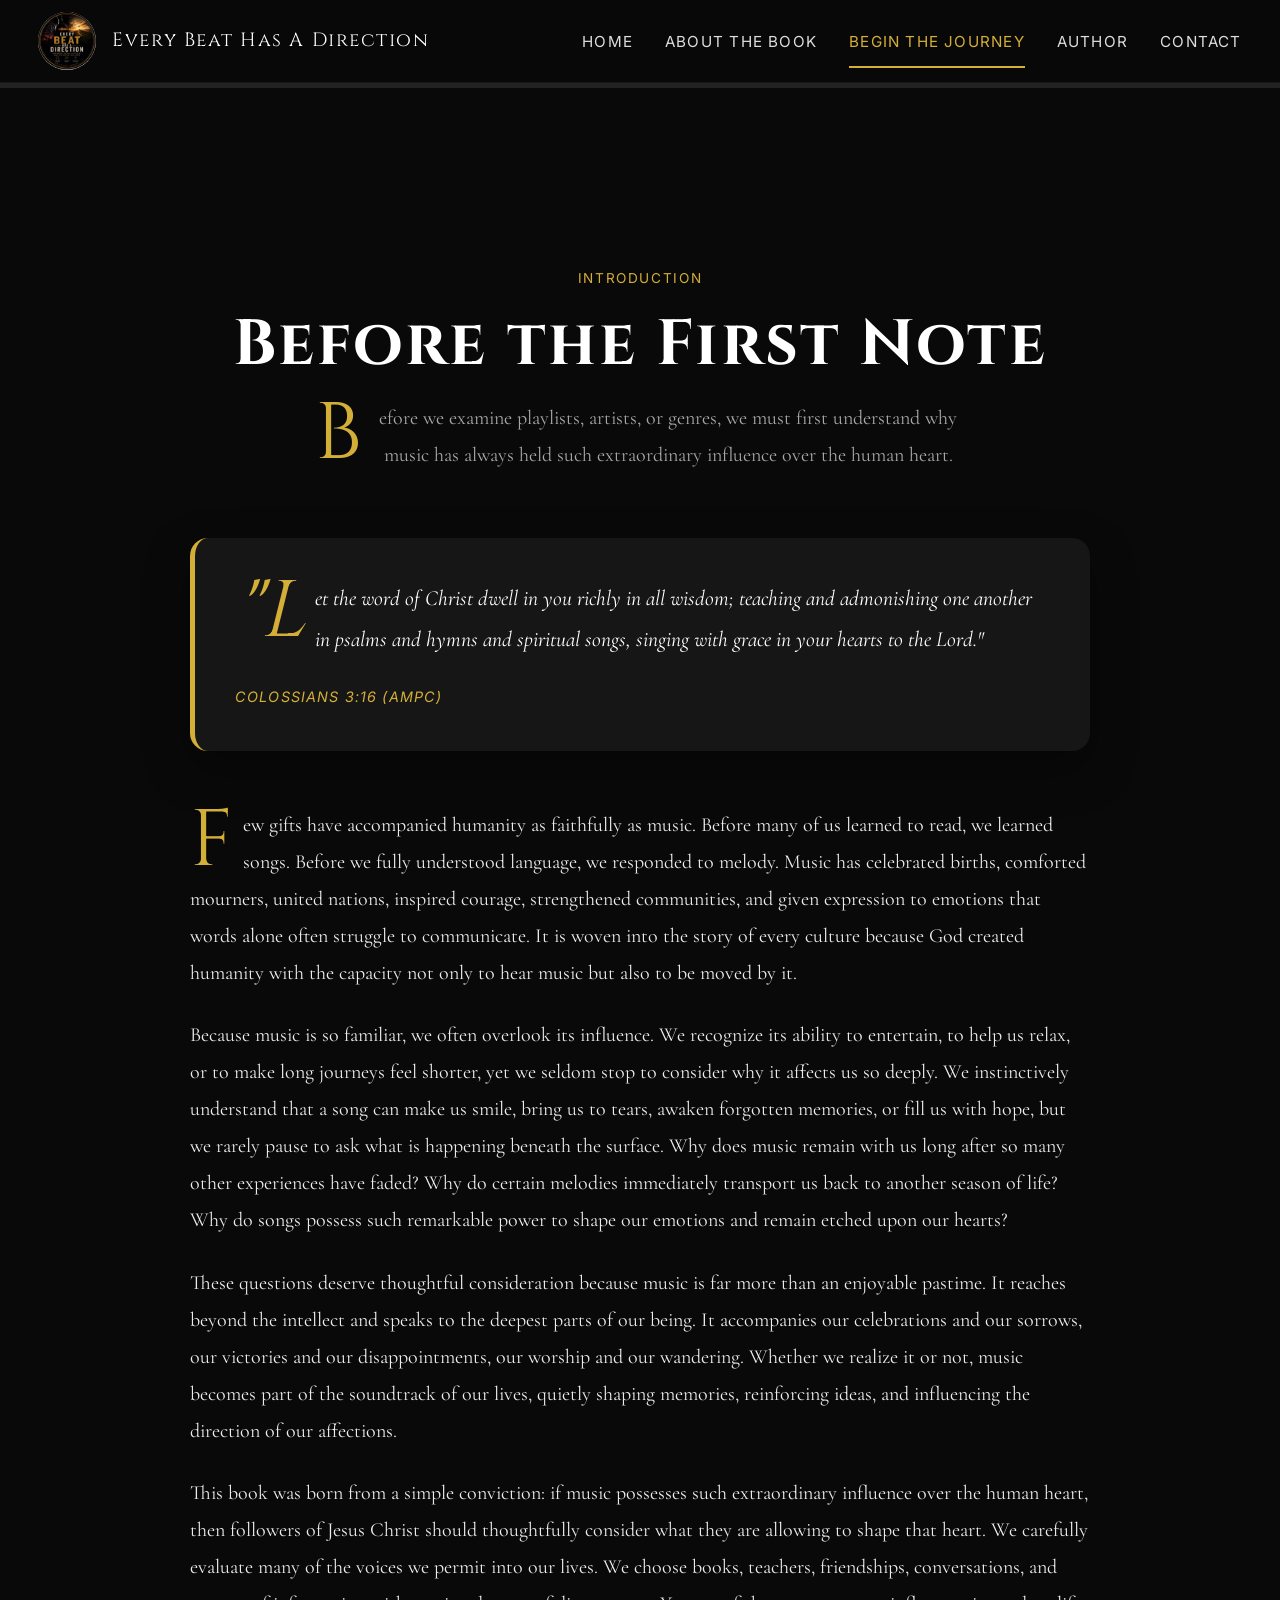
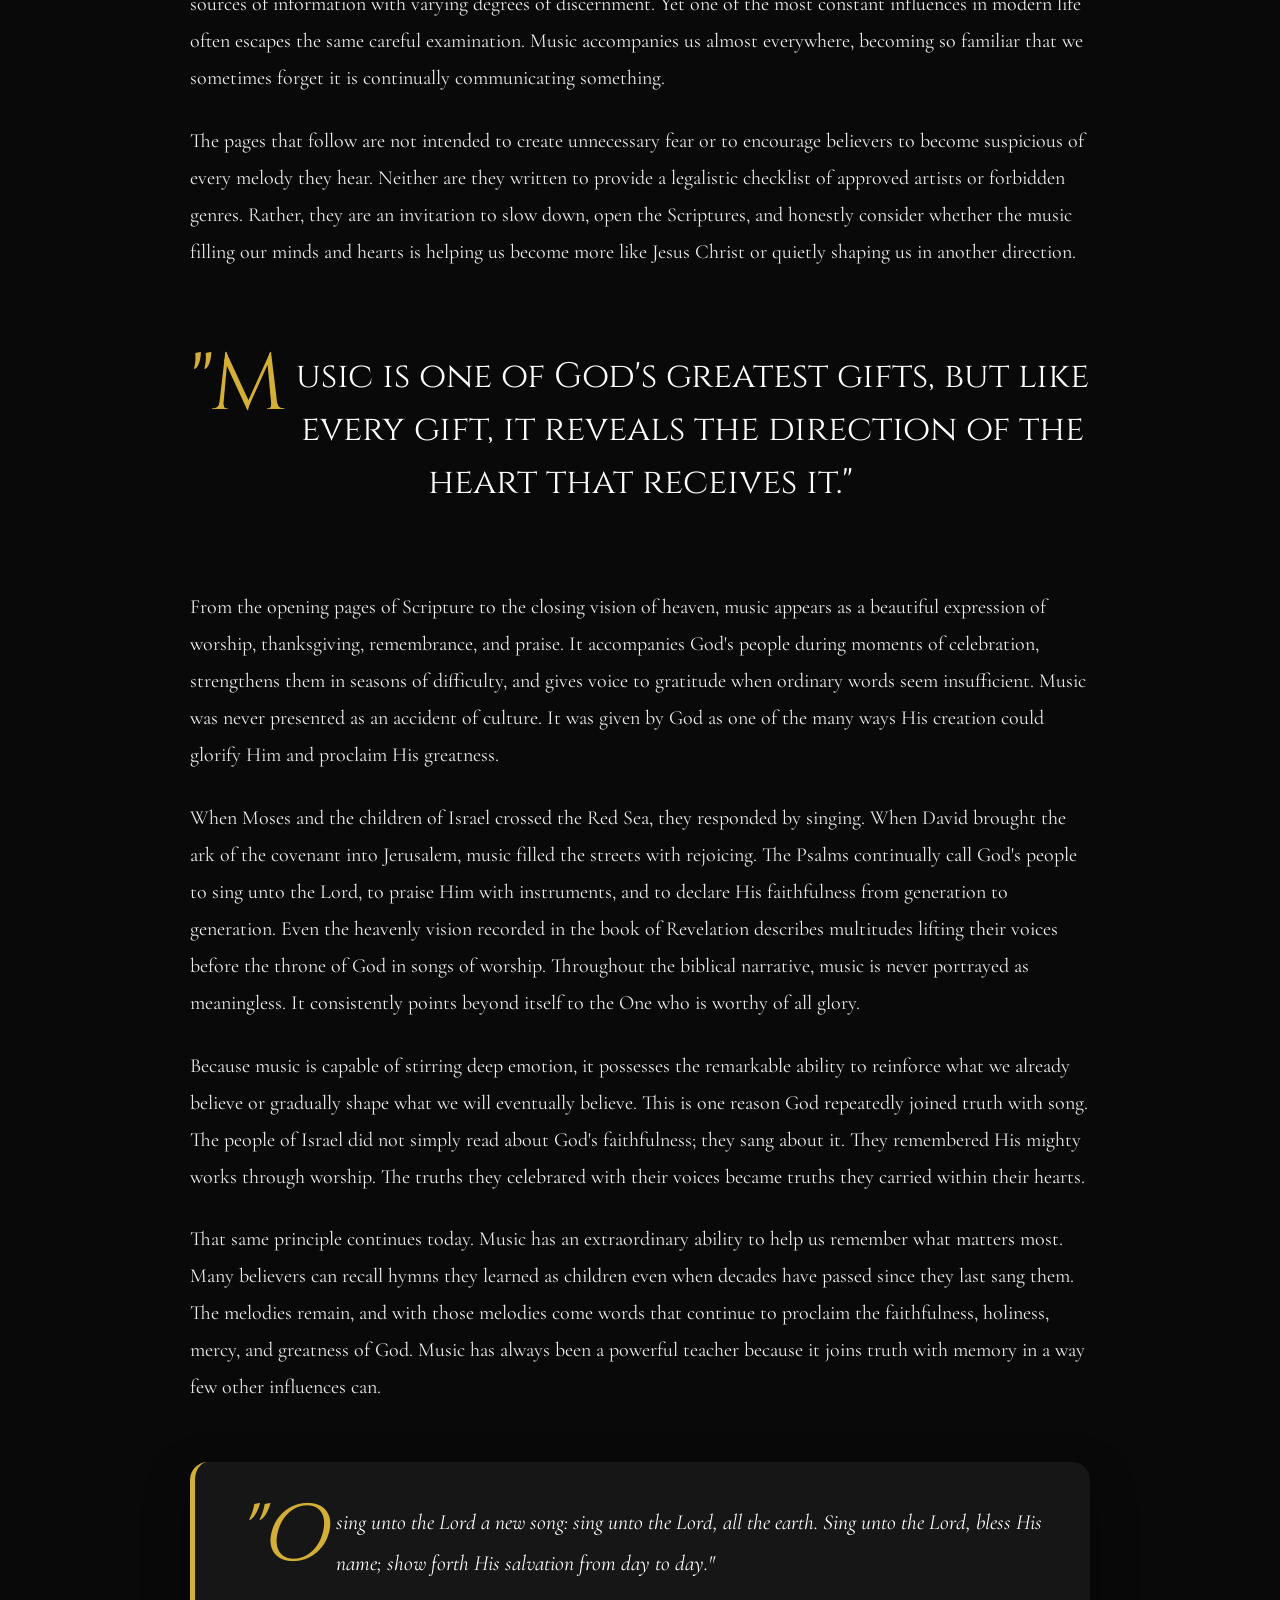
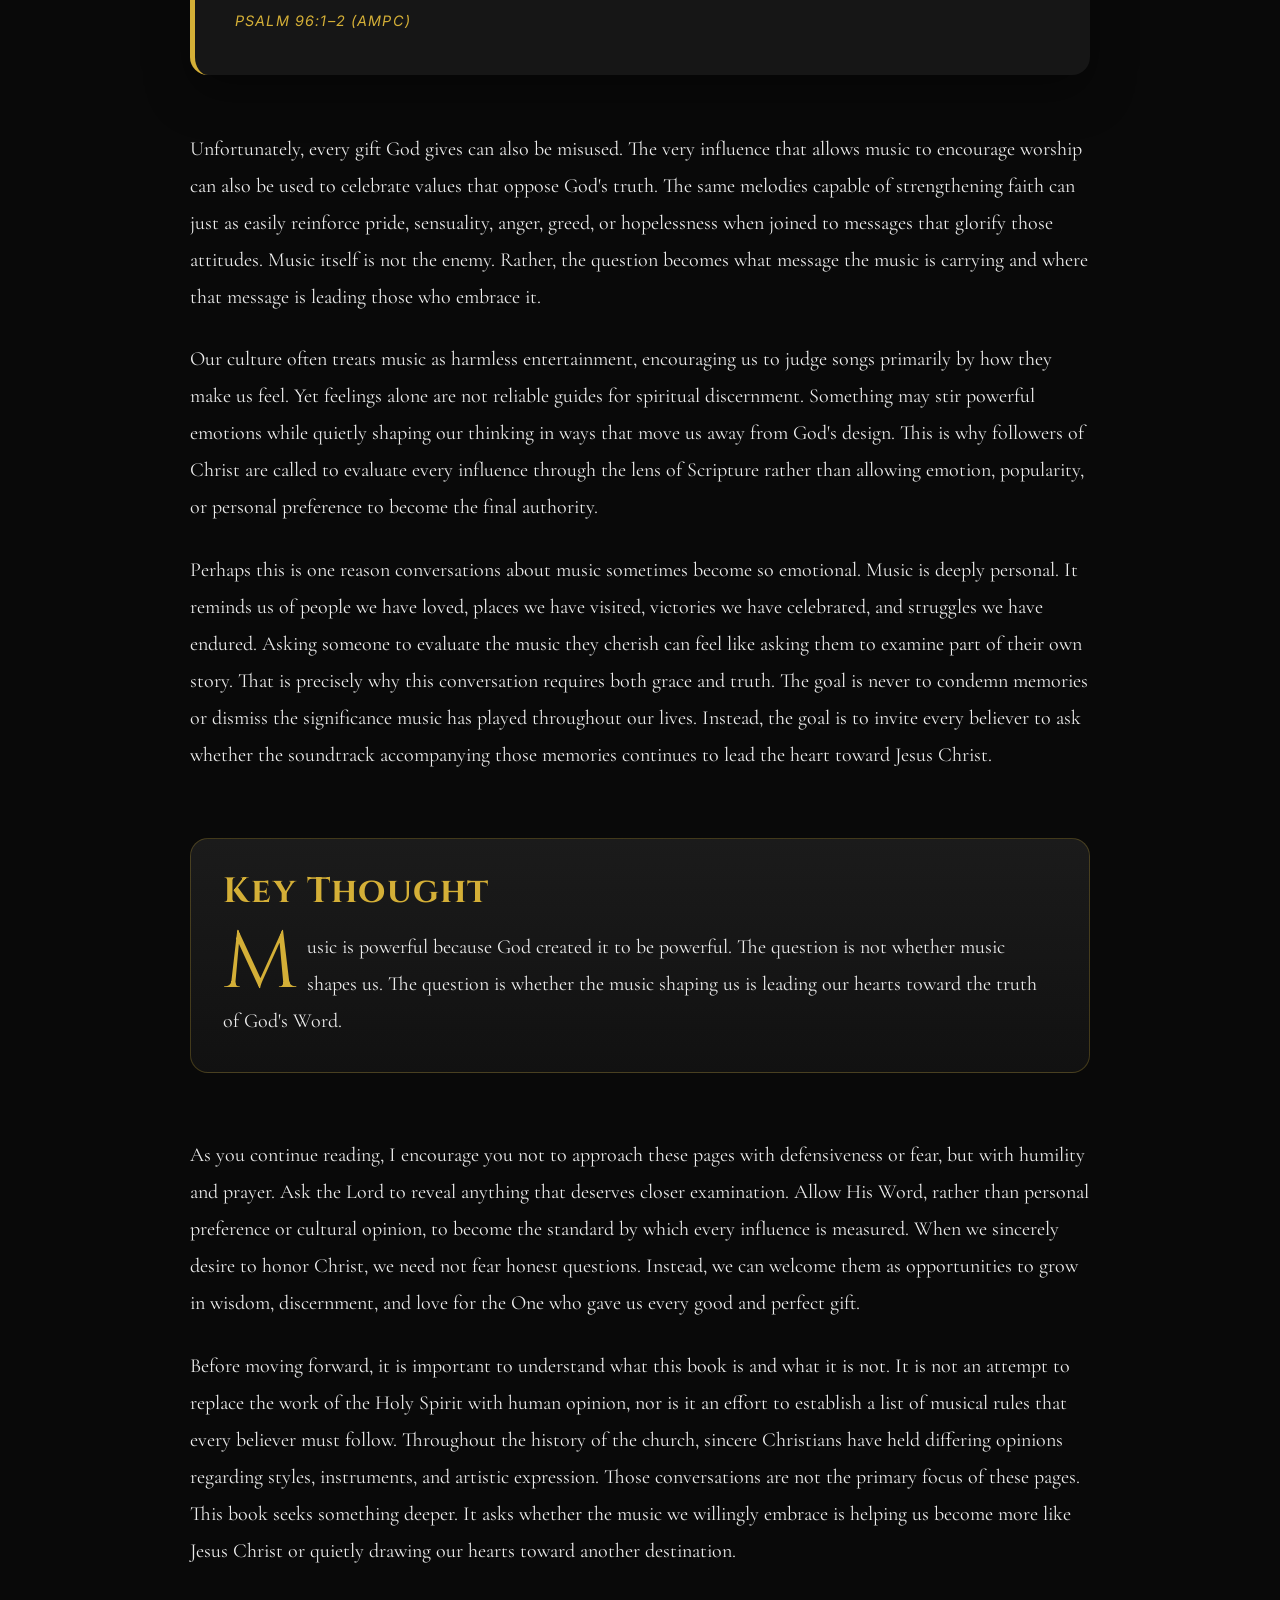
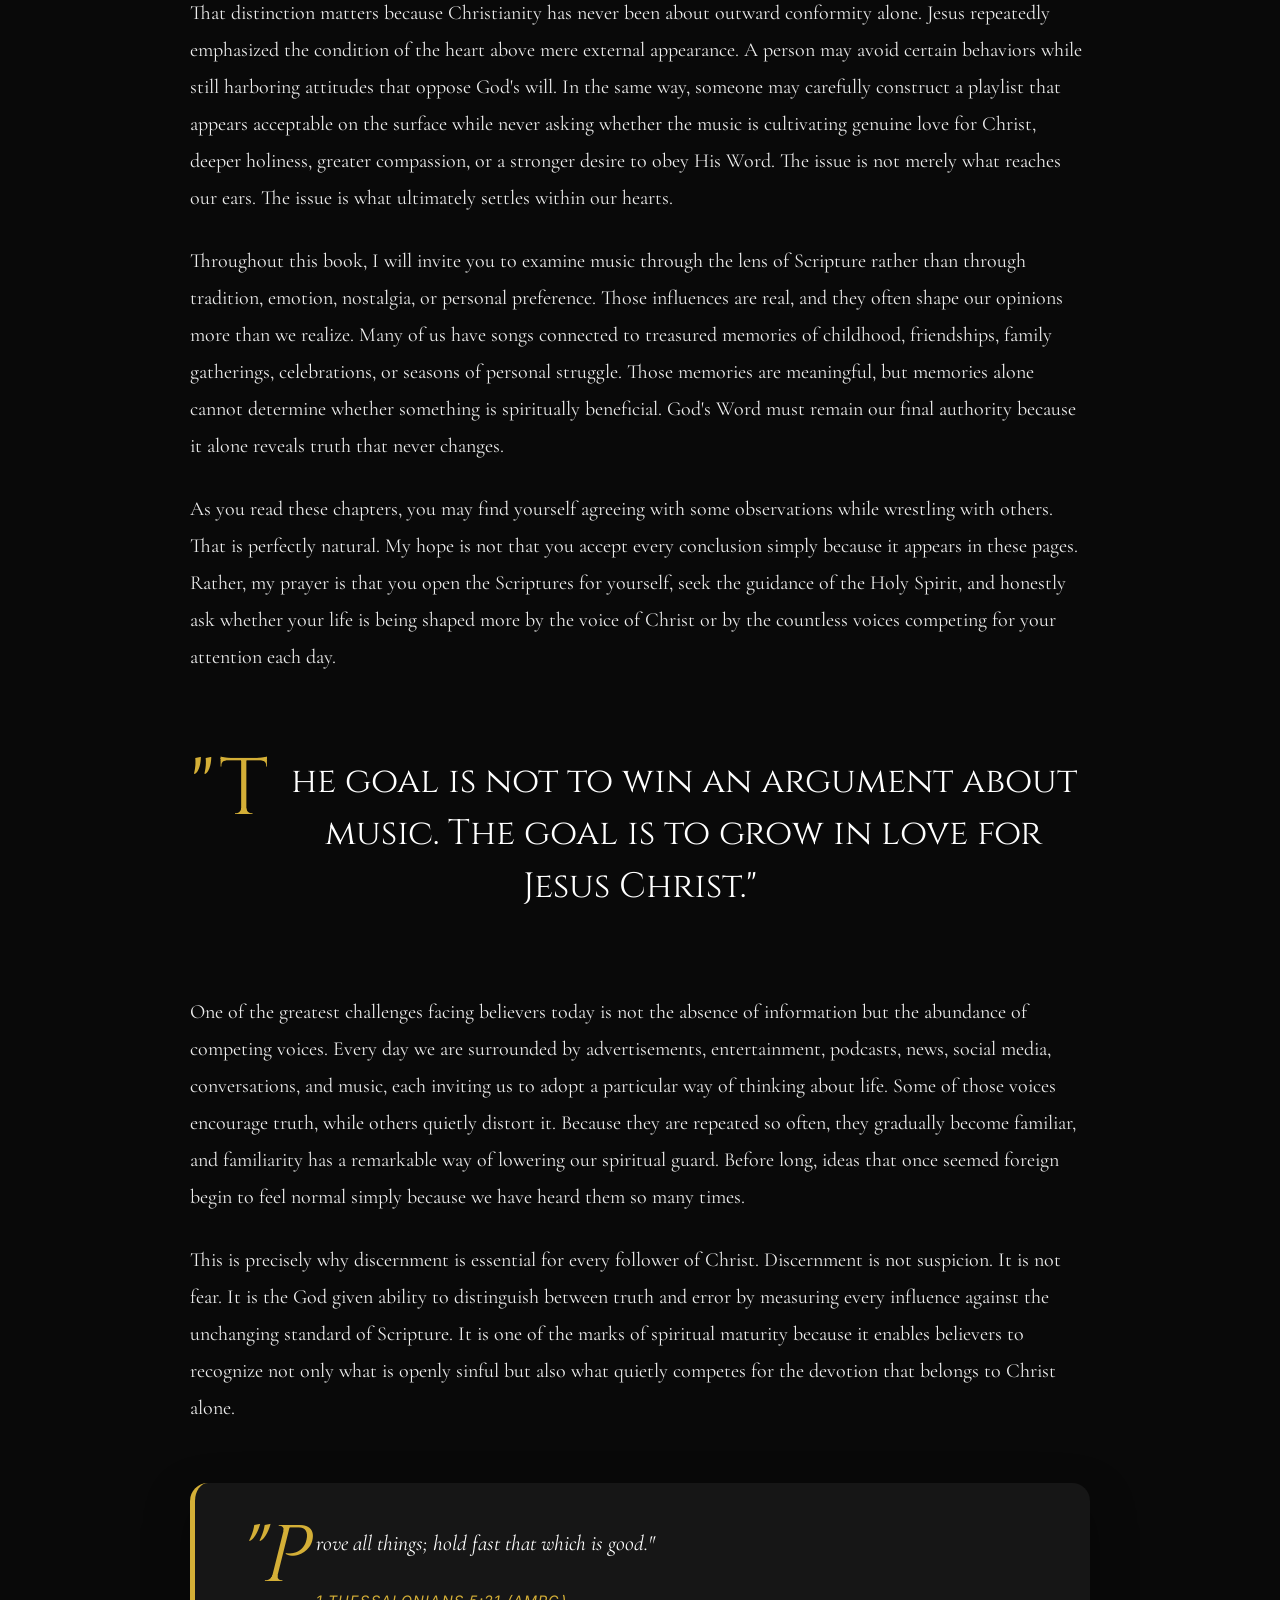
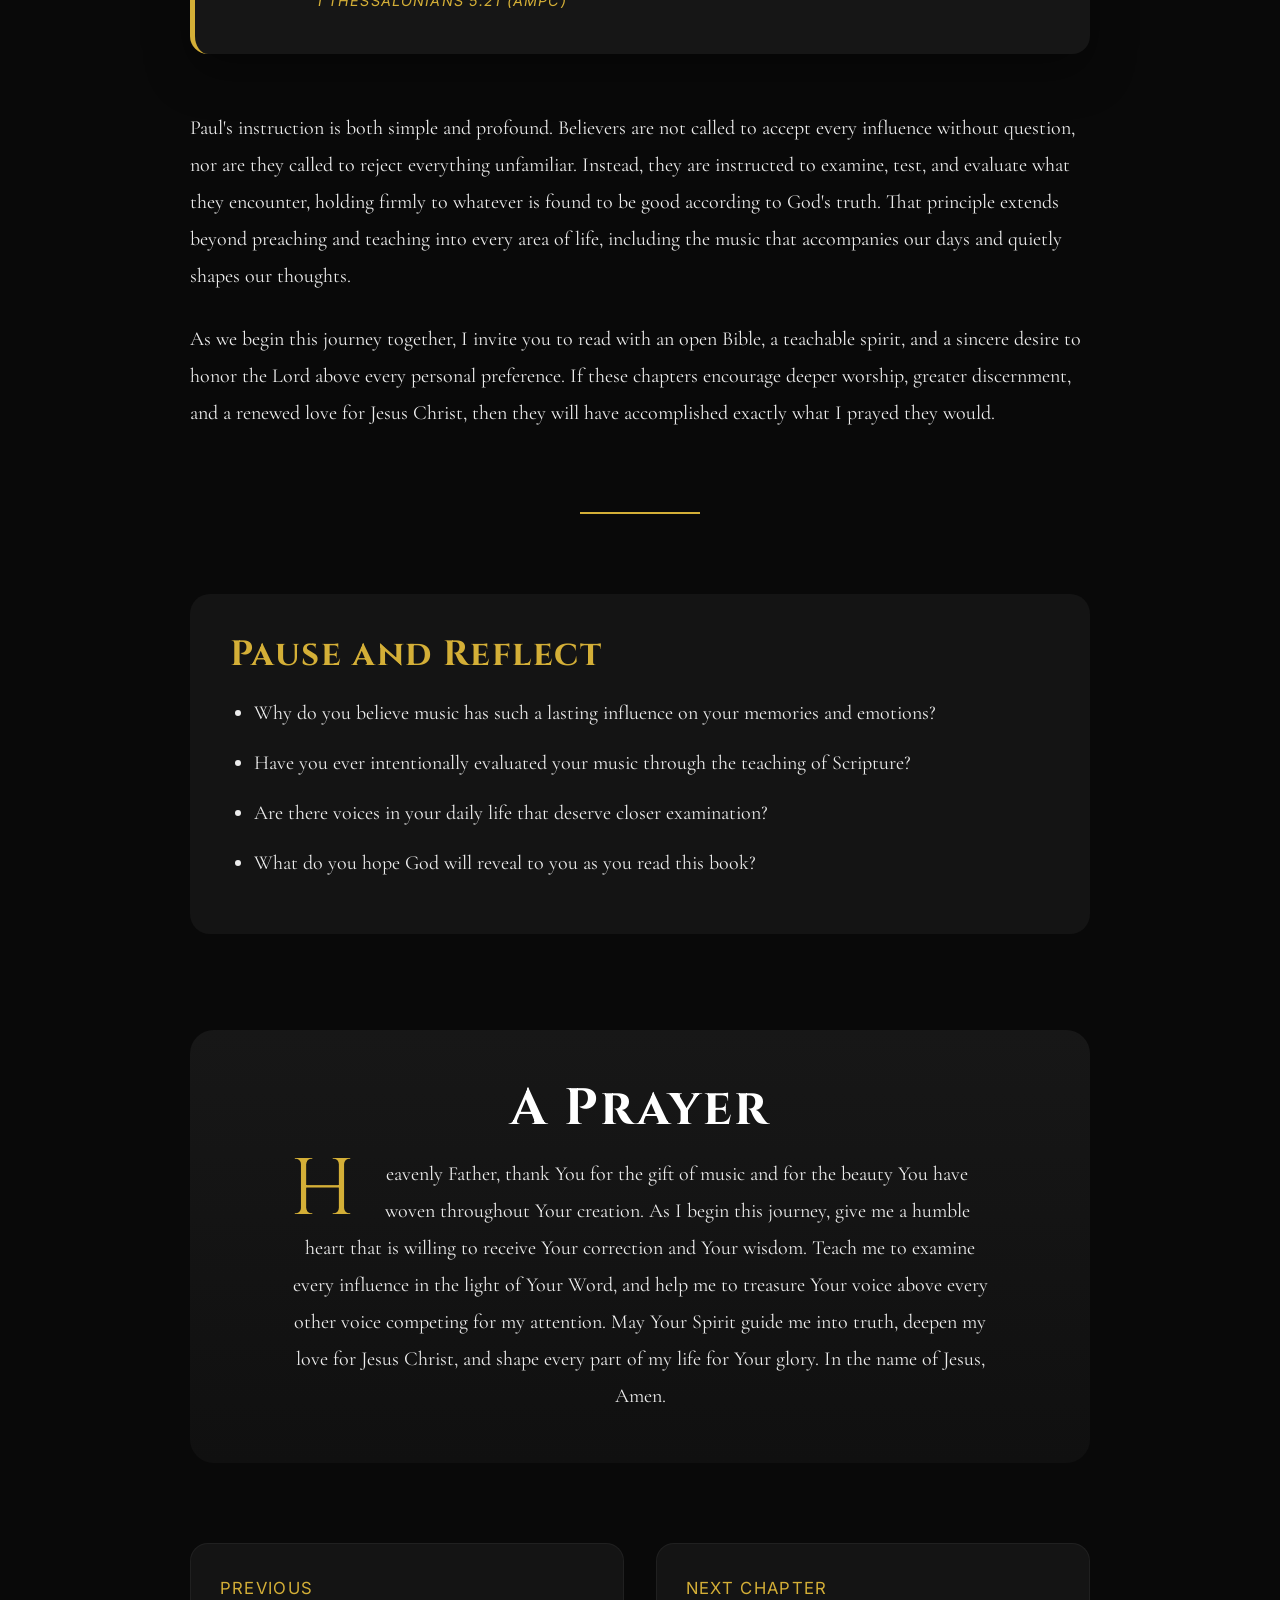
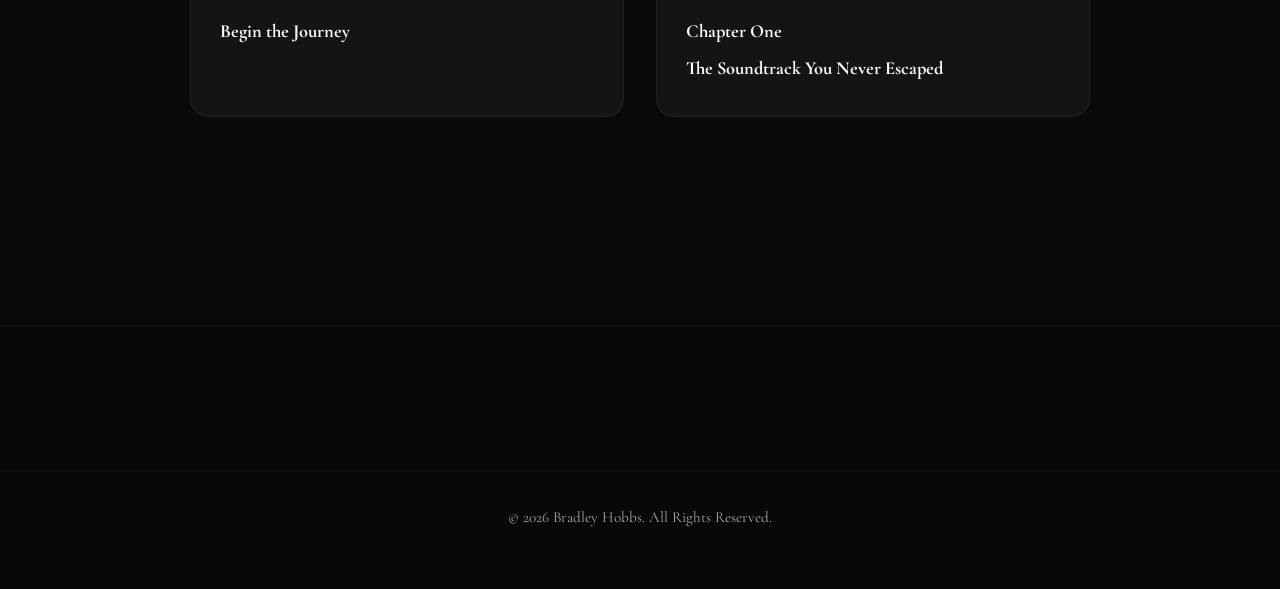
<file: introduction.html>
<!DOCTYPE html>

<html lang="en">

<head>

<meta charset="UTF-8">

<meta
name="viewport"
content="width=device-width, initial-scale=1.0">

<title>
Introduction | Every Beat Has a Direction | Bradley Hobbs
</title>

<meta
name="description"
content="Introduction to Every Beat Has a Direction by Bradley Hobbs. Discover why music matters and why every believer should examine the voices shaping the heart.">

<meta
name="keywords"
content="Christian music, biblical music, discipleship, worship, Bradley Hobbs, Every Beat Has a Direction">

<meta
name="author"
content="Bradley Hobbs">

<meta
name="theme-color"
content="#090909">

<link
rel="preconnect"
href="https://fonts.googleapis.com">

<link
rel="preconnect"
href="https://fonts.gstatic.com"
crossorigin>

<link
href="https://fonts.googleapis.com/css2?family=Cinzel:wght@400;600;700&family=Cormorant+Garamond:wght@400;500;600;700&family=Inter:wght@300;400;500;600&display=swap"
rel="stylesheet">

<link
rel="stylesheet"
href="styles.css">

</head>

<body>

<header class="site-header">

<nav class="navbar">

<a
href="index.html"
class="logo">

<img
src="95F46EAD-DD44-4362-AA08-95CE1AE70089.png"
alt="Every Beat Has A Direction">

<span>

Every Beat Has A Direction

</span>

</a>

<button
class="menu-toggle"
aria-label="Open Navigation">

<span></span>
<span></span>
<span></span>

</button>

<ul class="nav-menu">

<li>

<a href="index.html">

Home

</a>

</li>

<li>

<a href="about-book.html">

About the Book

</a>

</li>

<li>

<a
class="active"
href="begin-the-journey.html">

Begin the Journey

</a>

</li>

<li>

<a href="about.html">

Author

</a>

</li>

<li>

<a href="contact.html">

Contact

</a>

</li>

</ul>

</nav>

</header>

<main>

<section class="book-reading">

<header class="chapter-title fade-up">

<div class="chapter-label">

Introduction

</div>

<h1>

Before the First Note

</h1>

<p class="chapter-intro">

Before we examine playlists, artists, or genres, we must first understand why music has always held such extraordinary influence over the human heart.

</p>

</header>

<div class="reading-progress">

<div class="progress-bar"></div>

</div>

<div class="scripture fade-up">

<p>

"Let the word of Christ dwell in you richly in all wisdom; teaching and admonishing one another in psalms and hymns and spiritual songs, singing with grace in your hearts to the Lord."

</p>

<cite>

Colossians 3:16 (AMPC)

</cite>

</div>

<p>

Few gifts have accompanied humanity as faithfully as music. Before many of us learned to read, we learned songs. Before we fully understood language, we responded to melody. Music has celebrated births, comforted mourners, united nations, inspired courage, strengthened communities, and given expression to emotions that words alone often struggle to communicate. It is woven into the story of every culture because God created humanity with the capacity not only to hear music but also to be moved by it.

</p>

<p>

Because music is so familiar, we often overlook its influence. We recognize its ability to entertain, to help us relax, or to make long journeys feel shorter, yet we seldom stop to consider why it affects us so deeply. We instinctively understand that a song can make us smile, bring us to tears, awaken forgotten memories, or fill us with hope, but we rarely pause to ask what is happening beneath the surface. Why does music remain with us long after so many other experiences have faded? Why do certain melodies immediately transport us back to another season of life? Why do songs possess such remarkable power to shape our emotions and remain etched upon our hearts?

</p>

<p>

These questions deserve thoughtful consideration because music is far more than an enjoyable pastime. It reaches beyond the intellect and speaks to the deepest parts of our being. It accompanies our celebrations and our sorrows, our victories and our disappointments, our worship and our wandering. Whether we realize it or not, music becomes part of the soundtrack of our lives, quietly shaping memories, reinforcing ideas, and influencing the direction of our affections.

</p>

<p>

This book was born from a simple conviction: if music possesses such extraordinary influence over the human heart, then followers of Jesus Christ should thoughtfully consider what they are allowing to shape that heart. We carefully evaluate many of the voices we permit into our lives. We choose books, teachers, friendships, conversations, and sources of information with varying degrees of discernment. Yet one of the most constant influences in modern life often escapes the same careful examination. Music accompanies us almost everywhere, becoming so familiar that we sometimes forget it is continually communicating something.

</p>

<p>

The pages that follow are not intended to create unnecessary fear or to encourage believers to become suspicious of every melody they hear. Neither are they written to provide a legalistic checklist of approved artists or forbidden genres. Rather, they are an invitation to slow down, open the Scriptures, and honestly consider whether the music filling our minds and hearts is helping us become more like Jesus Christ or quietly shaping us in another direction.

</p>

<div class="pull-quote fade-up">

<p>

"Music is one of God's greatest gifts, but like every gift, it reveals the direction of the heart that receives it."

</p>

</div>

<p>

From the opening pages of Scripture to the closing vision of heaven, music appears as a beautiful expression of worship, thanksgiving, remembrance, and praise. It accompanies God's people during moments of celebration, strengthens them in seasons of difficulty, and gives voice to gratitude when ordinary words seem insufficient. Music was never presented as an accident of culture. It was given by God as one of the many ways His creation could glorify Him and proclaim His greatness.

</p>

<p>

When Moses and the children of Israel crossed the Red Sea, they responded by singing. When David brought the ark of the covenant into Jerusalem, music filled the streets with rejoicing. The Psalms continually call God's people to sing unto the Lord, to praise Him with instruments, and to declare His faithfulness from generation to generation. Even the heavenly vision recorded in the book of Revelation describes multitudes lifting their voices before the throne of God in songs of worship. Throughout the biblical narrative, music is never portrayed as meaningless. It consistently points beyond itself to the One who is worthy of all glory.

</p>

<p>

Because music is capable of stirring deep emotion, it possesses the remarkable ability to reinforce what we already believe or gradually shape what we will eventually believe. This is one reason God repeatedly joined truth with song. The people of Israel did not simply read about God's faithfulness; they sang about it. They remembered His mighty works through worship. The truths they celebrated with their voices became truths they carried within their hearts.

</p>

<p>

That same principle continues today. Music has an extraordinary ability to help us remember what matters most. Many believers can recall hymns they learned as children even when decades have passed since they last sang them. The melodies remain, and with those melodies come words that continue to proclaim the faithfulness, holiness, mercy, and greatness of God. Music has always been a powerful teacher because it joins truth with memory in a way few other influences can.

</p>

<div class="scripture fade-up">

<p>

"O sing unto the Lord a new song: sing unto the Lord, all the earth. Sing unto the Lord, bless His name; show forth His salvation from day to day."

</p>

<cite>

Psalm 96:1–2 (AMPC)

</cite>

</div>

<p>

Unfortunately, every gift God gives can also be misused. The very influence that allows music to encourage worship can also be used to celebrate values that oppose God's truth. The same melodies capable of strengthening faith can just as easily reinforce pride, sensuality, anger, greed, or hopelessness when joined to messages that glorify those attitudes. Music itself is not the enemy. Rather, the question becomes what message the music is carrying and where that message is leading those who embrace it.

</p>

<p>

Our culture often treats music as harmless entertainment, encouraging us to judge songs primarily by how they make us feel. Yet feelings alone are not reliable guides for spiritual discernment. Something may stir powerful emotions while quietly shaping our thinking in ways that move us away from God's design. This is why followers of Christ are called to evaluate every influence through the lens of Scripture rather than allowing emotion, popularity, or personal preference to become the final authority.

</p>

<p>

Perhaps this is one reason conversations about music sometimes become so emotional. Music is deeply personal. It reminds us of people we have loved, places we have visited, victories we have celebrated, and struggles we have endured. Asking someone to evaluate the music they cherish can feel like asking them to examine part of their own story. That is precisely why this conversation requires both grace and truth. The goal is never to condemn memories or dismiss the significance music has played throughout our lives. Instead, the goal is to invite every believer to ask whether the soundtrack accompanying those memories continues to lead the heart toward Jesus Christ.

</p>

<div class="key-thought fade-up">

<h3>

Key Thought

</h3>

<p>

Music is powerful because God created it to be powerful. The question is not whether music shapes us. The question is whether the music shaping us is leading our hearts toward the truth of God's Word.

</p>

</div>

<p>

As you continue reading, I encourage you not to approach these pages with defensiveness or fear, but with humility and prayer. Ask the Lord to reveal anything that deserves closer examination. Allow His Word, rather than personal preference or cultural opinion, to become the standard by which every influence is measured. When we sincerely desire to honor Christ, we need not fear honest questions. Instead, we can welcome them as opportunities to grow in wisdom, discernment, and love for the One who gave us every good and perfect gift.

</p>


<p>

Before moving forward, it is important to understand what this book is and what it is not. It is not an attempt to replace the work of the Holy Spirit with human opinion, nor is it an effort to establish a list of musical rules that every believer must follow. Throughout the history of the church, sincere Christians have held differing opinions regarding styles, instruments, and artistic expression. Those conversations are not the primary focus of these pages. This book seeks something deeper. It asks whether the music we willingly embrace is helping us become more like Jesus Christ or quietly drawing our hearts toward another destination.

</p>

<p>

That distinction matters because Christianity has never been about outward conformity alone. Jesus repeatedly emphasized the condition of the heart above mere external appearance. A person may avoid certain behaviors while still harboring attitudes that oppose God's will. In the same way, someone may carefully construct a playlist that appears acceptable on the surface while never asking whether the music is cultivating genuine love for Christ, deeper holiness, greater compassion, or a stronger desire to obey His Word. The issue is not merely what reaches our ears. The issue is what ultimately settles within our hearts.

</p>

<p>

Throughout this book, I will invite you to examine music through the lens of Scripture rather than through tradition, emotion, nostalgia, or personal preference. Those influences are real, and they often shape our opinions more than we realize. Many of us have songs connected to treasured memories of childhood, friendships, family gatherings, celebrations, or seasons of personal struggle. Those memories are meaningful, but memories alone cannot determine whether something is spiritually beneficial. God's Word must remain our final authority because it alone reveals truth that never changes.

</p>

<p>

As you read these chapters, you may find yourself agreeing with some observations while wrestling with others. That is perfectly natural. My hope is not that you accept every conclusion simply because it appears in these pages. Rather, my prayer is that you open the Scriptures for yourself, seek the guidance of the Holy Spirit, and honestly ask whether your life is being shaped more by the voice of Christ or by the countless voices competing for your attention each day.

</p>

<div class="pull-quote fade-up">

<p>

"The goal is not to win an argument about music. The goal is to grow in love for Jesus Christ."

</p>

</div>

<p>

One of the greatest challenges facing believers today is not the absence of information but the abundance of competing voices. Every day we are surrounded by advertisements, entertainment, podcasts, news, social media, conversations, and music, each inviting us to adopt a particular way of thinking about life. Some of those voices encourage truth, while others quietly distort it. Because they are repeated so often, they gradually become familiar, and familiarity has a remarkable way of lowering our spiritual guard. Before long, ideas that once seemed foreign begin to feel normal simply because we have heard them so many times.

</p>

<p>

This is precisely why discernment is essential for every follower of Christ. Discernment is not suspicion. It is not fear. It is the God given ability to distinguish between truth and error by measuring every influence against the unchanging standard of Scripture. It is one of the marks of spiritual maturity because it enables believers to recognize not only what is openly sinful but also what quietly competes for the devotion that belongs to Christ alone.

</p>

<div class="scripture fade-up">

<p>

"Prove all things; hold fast that which is good."

</p>

<cite>

1 Thessalonians 5:21 (AMPC)

</cite>

</div>

<p>

Paul's instruction is both simple and profound. Believers are not called to accept every influence without question, nor are they called to reject everything unfamiliar. Instead, they are instructed to examine, test, and evaluate what they encounter, holding firmly to whatever is found to be good according to God's truth. That principle extends beyond preaching and teaching into every area of life, including the music that accompanies our days and quietly shapes our thoughts.

</p>

<p>

As we begin this journey together, I invite you to read with an open Bible, a teachable spirit, and a sincere desire to honor the Lord above every personal preference. If these chapters encourage deeper worship, greater discernment, and a renewed love for Jesus Christ, then they will have accomplished exactly what I prayed they would.

</p>

<div class="chapter-divider"></div>

<div class="reflection fade-up">

<h3>

Pause and Reflect

</h3>

<ul>

<li>

Why do you believe music has such a lasting influence on your memories and emotions?

</li>

<li>

Have you ever intentionally evaluated your music through the teaching of Scripture?

</li>

<li>

Are there voices in your daily life that deserve closer examination?

</li>

<li>

What do you hope God will reveal to you as you read this book?

</li>

</ul>

</div>

<div class="chapter-prayer fade-up">

<h2>

A Prayer

</h2>

<p>

Heavenly Father, thank You for the gift of music and for the beauty You have woven throughout Your creation. As I begin this journey, give me a humble heart that is willing to receive Your correction and Your wisdom. Teach me to examine every influence in the light of Your Word, and help me to treasure Your voice above every other voice competing for my attention. May Your Spirit guide me into truth, deepen my love for Jesus Christ, and shape every part of my life for Your glory. In the name of Jesus, Amen.

</p>

</div>

<nav class="chapter-navigation">

<a
href="begin-the-journey.html"
class="previous-chapter">

<small>

Previous

</small>

<strong>

Begin the Journey

</strong>

</a>

<a
href="chapter-1.html"
class="next-chapter">

<small>

Next Chapter

</small>

<strong>

Chapter One<br>

The Soundtrack You Never Escaped

</strong>

</a>

</nav>

</section>

</main>

<footer class="site-footer">

<div class="footer-bottom">

<p>

&copy; <span class="year"></span> Bradley Hobbs. All Rights Reserved.

</p>

</div>

</footer>

<a
href="#"
class="back-top"
aria-label="Back to top">

↑

</a>

<script src="main.js"></script>

</body>

</html>
</file>
<file: styles.css>
/*==================================================
EVERY BEAT HAS A DIRECTION
Master Stylesheet

Part 1
Foundation

==================================================*/


/*==================================================
RESET
==================================================*/

*,
*::before,
*::after{
    margin:0;
    padding:0;
    box-sizing:border-box;
}

html{
    scroll-behavior:smooth;
    -webkit-text-size-adjust:100%;
}

body{
    min-height:100vh;
    overflow-x:hidden;
}

img{
    display:block;
    max-width:100%;
}

picture{
    display:block;
}

video{
    display:block;
    max-width:100%;
}

iframe{
    border:0;
}

a{
    text-decoration:none;
}

button,
input,
textarea,
select{
    font:inherit;
}

ul,
ol{
    list-style:none;
}


/*==================================================
ROOT
==================================================*/

:root{

    /* Colors */

    --background:#090909;

    --surface:#141414;

    --surface-light:#1d1d1d;

    --gold:#d4af37;

    --gold-light:#e5c45d;

    --white:#ffffff;

    --text:#ececec;

    --muted:#a7a7a7;

    --border:#2b2b2b;

    --success:#4caf50;

    --danger:#d32f2f;

    /* Fonts */

    --heading:"Cinzel",serif;

    --body:"Cormorant Garamond",serif;

    --ui:"Inter",sans-serif;

    /* Widths */

    --container:1280px;

    --reading:820px;

    /* Radius */

    --radius:18px;

    --radius-small:10px;

    /* Shadows */

    --shadow:

        0 18px 45px rgba(0,0,0,.35);

    --shadow-large:

        0 30px 70px rgba(0,0,0,.50);

    /* Animation */

    --speed:.35s;

}


/*==================================================
BODY
==================================================*/

body{

    background:var(--background);

    color:var(--text);

    font-family:var(--body);

    font-size:1.25rem;

    line-height:1.85;

    text-rendering:optimizeLegibility;

    -webkit-font-smoothing:antialiased;

}


/*==================================================
CONTAINERS
==================================================*/

.container{

    width:min(92%,var(--container));

    margin:auto;

}

.reading-width{

    width:min(92%,var(--reading));

    margin:auto;

}


/*==================================================
TYPOGRAPHY
==================================================*/

h1,
h2,
h3,
h4,
h5,
h6{

    font-family:var(--heading);

    color:var(--white);

    line-height:1.2;

    margin-bottom:1rem;

    letter-spacing:.04em;

}

h1{

    font-size:clamp(2.8rem,5vw,5rem);

}

h2{

    font-size:clamp(2rem,4vw,3.4rem);

}

h3{

    font-size:clamp(1.6rem,3vw,2.2rem);

}

p{

    margin-bottom:1.6rem;

}

strong{

    color:white;

}

em{

    color:var(--gold);

}


/*==================================================
LINKS
==================================================*/

a{

    color:var(--gold);

    transition:.35s;

}

a:hover{

    color:white;

}


/*==================================================
SECTIONS
==================================================*/

section{

    padding:5rem 0;

}


/*==================================================
HELPERS
==================================================*/

.text-center{

    text-align:center;

}

.text-left{

    text-align:left;

}

.mt-1{margin-top:1rem;}
.mt-2{margin-top:2rem;}
.mt-3{margin-top:3rem;}
.mt-4{margin-top:4rem;}
.mt-5{margin-top:5rem;}

.mb-1{margin-bottom:1rem;}
.mb-2{margin-bottom:2rem;}
.mb-3{margin-bottom:3rem;}
.mb-4{margin-bottom:4rem;}
.mb-5{margin-bottom:5rem;}


/*==================================================
SELECTION
==================================================*/

::selection{

    background:var(--gold);

    color:black;

}


/*==================================================
SCROLLBAR
==================================================*/

::-webkit-scrollbar{

    width:10px;

}

::-webkit-scrollbar-thumb{

    background:var(--gold);

}

::-webkit-scrollbar-track{

    background:#101010;

}

/*==================================================
HEADER
==================================================*/

.site-header{

    position:sticky;

    top:0;

    z-index:9999;

    background:rgba(9,9,9,.95);

    backdrop-filter:blur(18px);

    border-bottom:1px solid rgba(255,255,255,.06);

}

.navbar{

    width:min(94%,1280px);

    margin:auto;

    display:flex;

    justify-content:space-between;

    align-items:center;

    min-height:82px;

}


/*==================================================
LOGO
==================================================*/

.logo{

    display:flex;

    align-items:center;

    gap:1rem;

}

.logo img{

    width:58px;

    border-radius:50%;

}

.logo span{

    font-family:var(--heading);

    color:white;

    font-size:1.2rem;

    letter-spacing:.08em;

}


/*==================================================
MENU
==================================================*/

.nav-menu{

    display:flex;

    align-items:center;

    gap:2rem;

}

.nav-menu li{

    position:relative;

}

.nav-menu a{

    font-family:var(--ui);

    font-size:.95rem;

    color:#ddd;

    text-transform:uppercase;

    letter-spacing:.08em;

}


/* underline */

.nav-menu a::after{

    content:"";

    position:absolute;

    left:0;

    bottom:-8px;

    width:0;

    height:2px;

    background:var(--gold);

    transition:.35s;

}

.nav-menu a:hover::after{

    width:100%;

}

.nav-menu a:hover{

    color:white;

}


/*==================================================
ACTIVE PAGE
==================================================*/

.nav-menu .active{

    color:var(--gold);

}

.nav-menu .active::after{

    width:100%;

}


/*==================================================
BUTTON
==================================================*/

.nav-button{

    display:inline-flex;

    align-items:center;

    justify-content:center;

    padding:14px 28px;

    border-radius:999px;

    background:var(--gold);

    color:black;

    font-family:var(--ui);

    font-weight:700;

    transition:.35s;

}

.nav-button:hover{

    background:var(--gold-light);

    transform:translateY(-2px);

}


/*==================================================
HAMBURGER
==================================================*/

.menu-toggle{

    display:none;

    cursor:pointer;

    background:none;

    border:none;

}

.menu-toggle span{

    display:block;

    width:28px;

    height:2px;

    margin:7px auto;

    background:white;

    transition:.35s;

}


/*==================================================
TABLET
==================================================*/

@media(max-width:992px){

.menu-toggle{

    display:block;

}

.nav-menu{

    position:fixed;

    top:82px;

    right:-100%;

    width:300px;

    height:calc(100vh - 82px);

    background:#111;

    flex-direction:column;

    align-items:flex-start;

    padding:2rem;

    transition:.4s;

    gap:1.5rem;

}

.nav-menu.active{

    right:0;

}

.nav-button{

    display:none;

}

}


/*==================================================
PHONE
==================================================*/

@media(max-width:768px){

.logo span{

    display:none;

}

.navbar{

    min-height:72px;

}

.nav-menu{

    top:72px;

    height:calc(100vh - 72px);

}

}

/*==================================================
HERO
==================================================*/

.hero{

    padding:3rem 0 5rem;

}

.hero-banner{

    width:min(96%,1400px);

    margin:auto;

    border-radius:24px;

    overflow:hidden;

    box-shadow:var(--shadow-large);

}

.hero-banner img{

    display:block;

    width:100%;

    height:auto;

}


/*==================================================
BOOK INTRO
==================================================*/

.book-intro{

    max-width:900px;

    margin:5rem auto;

    text-align:center;

}

.book-label{

    display:inline-block;

    padding:.5rem 1rem;

    margin-bottom:1.5rem;

    border:1px solid rgba(212,175,55,.35);

    border-radius:999px;

    color:var(--gold);

    font-family:var(--ui);

    font-size:.8rem;

    letter-spacing:.12em;

    text-transform:uppercase;

}

.book-intro h1{

    margin-bottom:1.5rem;

}

.book-subtitle{

    max-width:700px;

    margin:0 auto 2rem;

    font-size:1.45rem;

    color:#d5d5d5;

}

.book-description{

    max-width:760px;

    margin:auto;

    font-size:1.3rem;

}


/*==================================================
CALL TO ACTION
==================================================*/

.hero-buttons{

    display:flex;

    justify-content:center;

    gap:1rem;

    flex-wrap:wrap;

    margin-top:3rem;

}

.button{

    display:inline-flex;

    align-items:center;

    justify-content:center;

    min-width:190px;

    padding:16px 34px;

    border-radius:999px;

    transition:.35s;

    font-family:var(--ui);

    font-weight:700;

}

.button-primary{

    background:var(--gold);

    color:#000;

}

.button-primary:hover{

    background:var(--gold-light);

    transform:translateY(-3px);

}

.button-secondary{

    border:2px solid var(--gold);

    color:var(--gold);

}

.button-secondary:hover{

    background:var(--gold);

    color:#000;

}


/*==================================================
FEATURE QUOTE
==================================================*/

.feature-quote{

    width:min(92%,900px);

    margin:5rem auto;

    padding:3rem;

    text-align:center;

    background:var(--surface);

    border-left:5px solid var(--gold);

    border-radius:20px;

}

.feature-quote p{

    font-size:1.7rem;

    font-style:italic;

    color:white;

}

.feature-quote span{

    display:block;

    margin-top:1.5rem;

    color:var(--gold);

    font-family:var(--ui);

    text-transform:uppercase;

    letter-spacing:.1em;

}


/*==================================================
TABLET
==================================================*/

@media(max-width:992px){

.hero{

    padding-top:2rem;

}

}


/*==================================================
PHONE
==================================================*/

@media(max-width:768px){

.book-subtitle{

    font-size:1.2rem;

}

.book-description{

    font-size:1.15rem;

}

.feature-quote{

    padding:2rem;

}

.feature-quote p{

    font-size:1.35rem;

}

.hero-buttons{

    flex-direction:column;

    align-items:center;

}

.button{

    width:100%;

    max-width:320px;

}

}

/*==================================================
ABOUT THE BOOK
==================================================*/

.about-book{

    padding:6rem 0;

}

.about-grid{

    display:grid;

    grid-template-columns:1fr 1fr;

    gap:4rem;

    align-items:center;

}

.about-image img{

    border-radius:20px;

    box-shadow:var(--shadow);

}

.about-content h2{

    margin-bottom:1.5rem;

}

.about-content p{

    margin-bottom:1.5rem;

}


/*==================================================
FEATURE GRID
==================================================*/

.feature-grid{

    display:grid;

    grid-template-columns:repeat(3,1fr);

    gap:2rem;

    margin-top:4rem;

}

.feature-box{

    background:var(--surface);

    padding:2.5rem;

    border-radius:20px;

    border:1px solid rgba(255,255,255,.05);

    transition:.35s;

}

.feature-box:hover{

    transform:translateY(-8px);

    border-color:rgba(212,175,55,.35);

}

.feature-box h3{

    margin-bottom:1rem;

}

.feature-box p{

    color:#d6d6d6;

}


/*==================================================
READING JOURNEY
==================================================*/

.reading-journey{

    margin:6rem auto;

    width:min(92%,1000px);

}

.reading-journey h2{

    text-align:center;

    margin-bottom:3rem;

}

.journey{

    display:grid;

    grid-template-columns:repeat(4,1fr);

    gap:2rem;

}

.step{

    text-align:center;

    position:relative;

}

.step-number{

    width:70px;

    height:70px;

    margin:auto auto 1.5rem;

    border-radius:50%;

    background:var(--gold);

    color:black;

    display:flex;

    justify-content:center;

    align-items:center;

    font-size:1.5rem;

    font-weight:bold;

    font-family:var(--heading);

}

.step h3{

    margin-bottom:1rem;

}


/*==================================================
CALL OUT
==================================================*/

.callout{

    margin:6rem auto;

    width:min(92%,900px);

    background:linear-gradient(180deg,#191919,#121212);

    padding:3.5rem;

    border-radius:24px;

    text-align:center;

}

.callout h2{

    margin-bottom:1rem;

}

.callout p{

    margin-bottom:2rem;

}


/*==================================================
TABLET
==================================================*/

@media(max-width:992px){

.about-grid{

    grid-template-columns:1fr;

}

.feature-grid{

    grid-template-columns:1fr 1fr;

}

.journey{

    grid-template-columns:1fr 1fr;

}

}


/*==================================================
PHONE
==================================================*/

@media(max-width:768px){

.feature-grid{

    grid-template-columns:1fr;

}

.journey{

    grid-template-columns:1fr;

}

.callout{

    padding:2rem;

}

}

/*==================================================
PART 5
TABLE OF CONTENTS
CHAPTERS
READING EXPERIENCE
==================================================*/


/*==================================================
CONTENTS SECTION
==================================================*/

.contents{

    padding:6rem 0;

}

.contents-header{

    text-align:center;

    margin-bottom:4rem;

}

.contents-header h2{

    margin-bottom:1rem;

}

.contents-header p{

    max-width:700px;

    margin:auto;

    color:var(--muted);

}


/*==================================================
CONTENTS GRID
==================================================*/

.contents-grid{

    display:grid;

    grid-template-columns:repeat(2,1fr);

    gap:2rem;

}


/*==================================================
CHAPTER CARD
==================================================*/

.chapter-card{

    display:flex;

    align-items:center;

    gap:1.5rem;

    background:var(--surface);

    padding:2rem;

    border-radius:20px;

    border:1px solid rgba(255,255,255,.05);

    transition:all .35s ease;

}

.chapter-card:hover{

    transform:translateY(-6px);

    border-color:rgba(212,175,55,.35);

    box-shadow:var(--shadow);

}


/*==================================================
CHAPTER NUMBER
==================================================*/

.chapter-number{

    flex-shrink:0;

    width:72px;

    height:72px;

    border-radius:50%;

    background:var(--gold);

    color:#000;

    display:flex;

    justify-content:center;

    align-items:center;

    font-family:var(--heading);

    font-size:1.6rem;

    font-weight:700;

}


/*==================================================
CHAPTER INFO
==================================================*/

.chapter-info{

    flex:1;

}

.chapter-info h3{

    margin-bottom:.6rem;

    color:var(--white);

}

.chapter-info p{

    margin:0;

    color:var(--muted);

    font-size:1.05rem;

}


/*==================================================
READ TIME
==================================================*/

.chapter-meta{

    margin-top:1rem;

    display:flex;

    gap:1rem;

    flex-wrap:wrap;

}

.reading-time{

    padding:.35rem .8rem;

    border-radius:999px;

    background:rgba(212,175,55,.12);

    color:var(--gold);

    font-family:var(--ui);

    font-size:.8rem;

    letter-spacing:.05em;

}

.chapter-type{

    padding:.35rem .8rem;

    border-radius:999px;

    background:#1c1c1c;

    color:var(--muted);

    font-family:var(--ui);

    font-size:.8rem;

}


/*==================================================
CURRENT CHAPTER
==================================================*/

.chapter-current{

    border:2px solid var(--gold);

    background:#181818;

}

.chapter-current .chapter-number{

    background:white;

    color:#000;

}


/*==================================================
LOCKED CHAPTER
==================================================*/

.chapter-locked{

    opacity:.55;

}

.chapter-locked:hover{

    transform:none;

    box-shadow:none;

}


/*==================================================
BOOK READING SECTION
==================================================*/

.book-reading{

    width:min(92%,900px);

    margin:6rem auto;

}


/*==================================================
CHAPTER TITLE
==================================================*/

.chapter-title{

    text-align:center;

    margin-bottom:4rem;

}

.chapter-label{

    display:inline-block;

    margin-bottom:1rem;

    color:var(--gold);

    text-transform:uppercase;

    letter-spacing:.12em;

    font-family:var(--ui);

    font-size:.85rem;

}

.chapter-title h1{

    margin-bottom:1rem;

}

.chapter-title p{

    max-width:650px;

    margin:auto;

    color:var(--muted);

}


/*==================================================
DROP CAP
==================================================*/

.book-reading p:first-of-type::first-letter{

    float:left;

    font-size:5rem;

    line-height:.85;

    margin-right:.6rem;

    color:var(--gold);

    font-family:var(--heading);

}


/*==================================================
READING PROGRESS
==================================================*/

.reading-progress{
    position:fixed;
    top:82px;          /* directly below your sticky header */
    left:0;
    width:100%;
    height:6px;
    margin:0;
    background:#222;
    z-index:9998;
}

.progress-bar{
    height:100%;
    width:0%;
    background:linear-gradient(90deg,#d4af37,#f2d16b);
    box-shadow:0 0 10px rgba(212,175,55,.6);
}

/*==================================================
CHAPTER DIVIDER
==================================================*/

.chapter-divider{

    width:120px;

    height:2px;

    background:var(--gold);

    margin:5rem auto;

}


/*==================================================
PREVIOUS NEXT
==================================================*/

.chapter-navigation{

    margin-top:5rem;

    display:flex;

    justify-content:space-between;

    gap:2rem;

}

.chapter-navigation a{

    flex:1;

    background:var(--surface);

    padding:1.8rem;

    border-radius:18px;

    transition:.35s;

    border:1px solid rgba(255,255,255,.05);

}

.chapter-navigation a:hover{

    border-color:rgba(212,175,55,.35);

    transform:translateY(-4px);

}

.chapter-navigation small{

    display:block;

    color:var(--gold);

    font-family:var(--ui);

    text-transform:uppercase;

    letter-spacing:.08em;

    margin-bottom:.6rem;

}

.chapter-navigation strong{

    font-size:1.15rem;

}


/*==================================================
END OF CHAPTER
==================================================*/

.end-chapter{

    text-align:center;

    margin-top:6rem;

}

.end-chapter h3{

    margin-bottom:1rem;

}

.end-chapter p{

    max-width:650px;

    margin:auto auto 2rem;

}


/*==================================================
PHONE
==================================================*/

@media(max-width:992px){

.contents-grid{

    grid-template-columns:1fr;

}

.chapter-navigation{

    flex-direction:column;

}

}


@media(max-width:768px){

.chapter-card{

    flex-direction:column;

    text-align:center;

}

.chapter-number{

    width:60px;

    height:60px;

    font-size:1.3rem;

}

.book-reading p:first-of-type::first-letter{

    font-size:3.8rem;

}

.chapter-title{

    margin-bottom:3rem;

}

}

/*==================================================
PART 6
READING COMPONENTS
==================================================*/


/*==================================================
SCRIPTURE
==================================================*/

.scripture{

    margin:3.5rem 0;

    padding:2.5rem;

    background:#161616;

    border-left:5px solid var(--gold);

    border-radius:18px;

    box-shadow:var(--shadow);

}

.scripture p{

    margin:0;

    font-size:1.35rem;

    font-style:italic;

    color:#fff;

    line-height:1.9;

}

.scripture cite{

    display:block;

    margin-top:1.5rem;

    color:var(--gold);

    font-family:var(--ui);

    font-size:.9rem;

    letter-spacing:.08em;

    text-transform:uppercase;

}


/*==================================================
KEY THOUGHT
==================================================*/

.key-thought{

    margin:4rem 0;

    padding:2rem;

    background:linear-gradient(180deg,#1b1b1b,#111);

    border-radius:18px;

    border:1px solid rgba(212,175,55,.25);

}

.key-thought h3{

    color:var(--gold);

    margin-bottom:1rem;

}

.key-thought p{

    margin:0;

}


/*==================================================
REFLECTION
==================================================*/

.reflection{

    margin:4rem 0;

    padding:2.5rem;

    background:var(--surface);

    border-radius:20px;

}

.reflection h3{

    color:var(--gold);

    margin-bottom:1.2rem;

}

.reflection ul{

    list-style:disc;

    margin-left:1.5rem;

}

.reflection li{

    margin-bottom:.8rem;

}


/*==================================================
PRAYER
==================================================*/

.prayer{

    margin:4rem 0;

    padding:2.5rem;

    background:#121212;

    border-left:5px solid white;

    border-radius:20px;

}

.prayer h3{

    margin-bottom:1rem;

}

.prayer p{

    font-style:italic;

    margin:0;

}


/*==================================================
APPLICATION
==================================================*/

.application{

    margin:4rem 0;

    padding:2.5rem;

    background:#181818;

    border-radius:18px;

}

.application h3{

    color:var(--gold);

    margin-bottom:1rem;

}

.application ol{

    margin-left:1.5rem;

    list-style:decimal;

}

.application li{

    margin-bottom:1rem;

}


/*==================================================
PULL QUOTE
==================================================*/

.pull-quote{

    margin:5rem auto;

    max-width:900px;

    text-align:center;

    font-size:2.2rem;

    font-family:var(--heading);

    line-height:1.5;

    color:#fff;

}

.pull-quote span{

    display:block;

    margin-top:1.5rem;

    color:var(--gold);

    font-family:var(--ui);

    font-size:.9rem;

    letter-spacing:.08em;

}


/*==================================================
BLOCKQUOTE
==================================================*/

blockquote{

    margin:4rem 0;

    padding:2.5rem;

    border-left:5px solid var(--gold);

    background:var(--surface);

    border-radius:18px;

    font-size:1.45rem;

    font-style:italic;

}

blockquote footer{

    margin-top:1.5rem;

    color:var(--gold);

    font-family:var(--ui);

}


/*==================================================
HIGHLIGHT
==================================================*/

.highlight{

    color:var(--gold);

    font-weight:700;

}


/*==================================================
AUTHOR NOTE
==================================================*/

.author-note{

    margin:5rem 0;

    padding:2.5rem;

    background:#111;

    border-radius:20px;

    border-top:4px solid var(--gold);

}

.author-note h3{

    margin-bottom:1rem;

}


/*==================================================
IMAGE
==================================================*/

.book-image{

    margin:4rem auto;

    text-align:center;

}

.book-image img{

    width:100%;

    border-radius:20px;

    box-shadow:var(--shadow);

}

.book-image figcaption{

    margin-top:1rem;

    color:var(--muted);

    font-style:italic;

}


/*==================================================
IMAGE LEFT
==================================================*/

.image-left{

    display:grid;

    grid-template-columns:320px 1fr;

    gap:2.5rem;

    align-items:center;

    margin:5rem 0;

}

.image-left img{

    border-radius:18px;

}


/*==================================================
IMAGE RIGHT
==================================================*/

.image-right{

    display:grid;

    grid-template-columns:1fr 320px;

    gap:2.5rem;

    align-items:center;

    margin:5rem 0;

}

.image-right img{

    border-radius:18px;

}


/*==================================================
END OF CHAPTER PRAYER
==================================================*/

.chapter-prayer{

    margin-top:6rem;

    text-align:center;

    padding:3rem;

    background:linear-gradient(180deg,#171717,#101010);

    border-radius:24px;

}

.chapter-prayer h2{

    margin-bottom:1rem;

}

.chapter-prayer p{

    max-width:700px;

    margin:auto;

}


/*==================================================
PHONE
==================================================*/

@media(max-width:900px){

.image-left,
.image-right{

    grid-template-columns:1fr;

}

.image-right{

    display:flex;

    flex-direction:column-reverse;

}

.pull-quote{

    font-size:1.6rem;

}

.scripture{

    padding:2rem;

}

}

@media(max-width:768px){

.scripture p{

    font-size:1.15rem;

}

blockquote{

    font-size:1.2rem;

}

.chapter-prayer{

    padding:2rem;

}

}

/*==================================================
PART 7
AUTHOR
BOOK
PROMOTION
==================================================*/


/*==================================================
AUTHOR SECTION
==================================================*/

.author{

    padding:7rem 0;

}

.author-wrapper{

    display:grid;

    grid-template-columns:320px 1fr;

    gap:4rem;

    align-items:center;

}

.author-photo{

    text-align:center;

}

.author-photo img{

    width:100%;

    border-radius:24px;

    box-shadow:var(--shadow-large);

}

.author-content h2{

    margin-bottom:1.5rem;

}

.author-content p{

    margin-bottom:1.6rem;

}


/*==================================================
AUTHOR QUOTE
==================================================*/

.author-quote{

    margin-top:2rem;

    padding:2rem;

    border-left:5px solid var(--gold);

    background:var(--surface);

    border-radius:18px;

    font-style:italic;

}


/*==================================================
BOOK FEATURE
==================================================*/

.feature-book{

    padding:7rem 0;

}

.book-showcase{

    display:grid;

    grid-template-columns:380px 1fr;

    gap:5rem;

    align-items:center;

}

.book-cover img{

    width:100%;

    border-radius:18px;

    box-shadow:var(--shadow-large);

}

.book-details h2{

    margin-bottom:1rem;

}

.book-details p{

    margin-bottom:1.5rem;

}


/*==================================================
BOOK DETAILS
==================================================*/

.book-facts{

    display:grid;

    grid-template-columns:repeat(2,1fr);

    gap:1rem;

    margin:2rem 0;

}

.book-facts div{

    background:var(--surface);

    padding:1rem;

    border-radius:14px;

}

.book-facts strong{

    display:block;

    margin-bottom:.4rem;

}


/*==================================================
TESTIMONIALS
==================================================*/

.testimonials{

    padding:6rem 0;

}

.testimonial-grid{

    display:grid;

    grid-template-columns:repeat(3,1fr);

    gap:2rem;

}

.testimonial{

    background:var(--surface);

    padding:2.5rem;

    border-radius:20px;

    border:1px solid rgba(255,255,255,.05);

}

.testimonial p{

    font-style:italic;

}

.testimonial h4{

    margin-top:2rem;

    color:var(--gold);

}


/*==================================================
BOOK PROMOTION
==================================================*/

.book-promo{

    margin:7rem auto;

    width:min(94%,1200px);

    background:linear-gradient(180deg,#1a1a1a,#101010);

    border-radius:24px;

    padding:4rem;

    text-align:center;

}

.book-promo h2{

    margin-bottom:1rem;

}

.book-promo p{

    max-width:720px;

    margin:0 auto 2rem;

}


/*==================================================
FEATURE LIST
==================================================*/

.feature-list{

    display:grid;

    grid-template-columns:repeat(2,1fr);

    gap:1rem;

    margin-top:2rem;

}

.feature-list li{

    background:#181818;

    padding:1rem;

    border-radius:14px;

}


/*==================================================
CTA
==================================================*/

.cta-section{

    margin:6rem auto;

    width:min(92%,900px);

    text-align:center;

}

.cta-section h2{

    margin-bottom:1rem;

}

.cta-section p{

    margin-bottom:2rem;

}


/*==================================================
DIVIDER
==================================================*/

.section-divider{

    width:140px;

    height:2px;

    margin:5rem auto;

    background:var(--gold);

}


/*==================================================
RESPONSIVE
==================================================*/

@media(max-width:992px){

.author-wrapper{

    grid-template-columns:1fr;

}

.book-showcase{

    grid-template-columns:1fr;

}

.testimonial-grid{

    grid-template-columns:1fr;

}

.feature-list{

    grid-template-columns:1fr;

}

.book-facts{

    grid-template-columns:1fr;

}

}

@media(max-width:768px){

.book-promo{

    padding:2rem;

}

.author{

    padding:5rem 0;

}

.feature-book{

    padding:5rem 0;

}

}

/*==================================================
PART 8
FOOTER
UTILITIES
==================================================*/


/*==================================================
FOOTER
==================================================*/

.site-footer{

    margin-top:8rem;

    padding:5rem 0 2rem;

    background:#080808;

    border-top:1px solid rgba(255,255,255,.05);

}

.footer-container{

    width:min(92%,1280px);

    margin:auto;

    display:grid;

    grid-template-columns:2fr 1fr 1fr;

    gap:4rem;

}

.footer-brand h2{

    margin-bottom:1rem;

}

.footer-brand p{

    color:var(--muted);

}

.footer-links h3{

    margin-bottom:1.5rem;

}

.footer-links ul{

    display:flex;

    flex-direction:column;

    gap:.8rem;

}

.footer-links a{

    color:var(--muted);

    transition:.3s;

}

.footer-links a:hover{

    color:var(--gold);

}

.footer-bottom{

    margin-top:4rem;

    padding-top:2rem;

    border-top:1px solid rgba(255,255,255,.05);

    text-align:center;

    color:var(--muted);

    font-size:.95rem;

}


/*==================================================
SOCIAL
==================================================*/

.social-links{

    display:flex;

    gap:1rem;

    margin-top:2rem;

}

.social-links a{

    width:46px;

    height:46px;

    border-radius:50%;

    display:flex;

    justify-content:center;

    align-items:center;

    background:var(--surface);

    transition:.35s;

}

.social-links a:hover{

    background:var(--gold);

    color:#000;

}


/*==================================================
BACK TO TOP
==================================================*/

.back-top{

    position:fixed;

    right:25px;

    bottom:25px;

    width:56px;

    height:56px;

    border-radius:50%;

    background:var(--gold);

    color:#000;

    display:flex;

    justify-content:center;

    align-items:center;

    font-size:1.4rem;

    box-shadow:var(--shadow);

    transition:.35s;

    z-index:999;

}

.back-top:hover{

    transform:translateY(-5px);

}


/*==================================================
LOADING
==================================================*/

.fade-up{

    opacity:0;

    transform:translateY(40px);

    transition:.8s ease;

}

.fade-up.show{

    opacity:1;

    transform:none;

}


/*==================================================
HELPERS
==================================================*/

.round{

    border-radius:50%;

}

.shadow{

    box-shadow:var(--shadow);

}

.shadow-lg{

    box-shadow:var(--shadow-large);

}

.hidden{

    display:none!important;

}

.flex{

    display:flex;

}

.flex-center{

    display:flex;

    justify-content:center;

    align-items:center;

}

.space-between{

    justify-content:space-between;

}

.w100{

    width:100%;

}


/*==================================================
ACCESSIBILITY
==================================================*/

:focus-visible{

    outline:3px solid var(--gold);

    outline-offset:4px;

}

.skip-link{

    position:absolute;

    left:-9999px;

}

.skip-link:focus{

    left:20px;

    top:20px;

    background:#000;

    color:#fff;

    padding:1rem;

    z-index:9999;

}


/*==================================================
REDUCED MOTION
==================================================*/

@media(prefers-reduced-motion:reduce){

*{

    animation:none!important;

    transition:none!important;

    scroll-behavior:auto!important;

}

}


/*==================================================
PRINT
==================================================*/

@media print{

body{

    background:white;

    color:black;

}

.site-header,
.site-footer,
.back-top,
.button,
.hero-buttons{

    display:none;

}

.book-reading{

    width:100%;

}

}


/*==================================================
RESPONSIVE
==================================================*/

@media(max-width:992px){

.footer-container{

    grid-template-columns:1fr;

    text-align:center;

}

.social-links{

    justify-content:center;

}

}

@media(max-width:768px){

.back-top{

    width:48px;

    height:48px;

    right:15px;

    bottom:15px;

}

.site-footer{

    padding-top:4rem;

}

}

/*=========================================
CONTACT PAGE
=========================================*/

.contact-section{

    max-width:900px;

    margin:0 auto 6rem;

    padding:0 1.5rem;

}

.contact-card{

    background:linear-gradient(
        180deg,
        #181818,
        #101010
    );

    border:1px solid rgba(212,175,55,.15);

    border-radius:24px;

    padding:4rem;

    box-shadow:
        0 25px 60px rgba(0,0,0,.45);

}

.contact-card form{

    display:flex;

    flex-direction:column;

    gap:2rem;

}


/*=========================================
LABELS
=========================================*/

.form-group{

    display:flex;

    flex-direction:column;

}

.form-group label{

    margin-bottom:.75rem;

    font-family:var(--ui);

    font-size:.85rem;

    letter-spacing:.15em;

    text-transform:uppercase;

    color:var(--gold);

}


/*=========================================
INPUTS
=========================================*/

.form-group input,
.form-group textarea{

    width:100%;

    padding:1.2rem 1.4rem;

    background:#0b0b0b;

    color:#fff;

    border:1px solid #2c2c2c;

    border-radius:16px;

    font-size:1rem;

    font-family:var(--ui);

    transition:.35s ease;

}

.form-group input::placeholder,
.form-group textarea::placeholder{

    color:#777;

}

.form-group textarea{

    min-height:240px;

    resize:vertical;

}


/*=========================================
FOCUS
=========================================*/

.form-group input:focus,
.form-group textarea:focus{

    outline:none;

    border-color:var(--gold);

    box-shadow:

        0 0 0 4px rgba(212,175,55,.12);

}


/*=========================================
BUTTON
=========================================*/

.contact-card button{

    margin-top:1rem;

    width:100%;

    padding:1.2rem;

    border:none;

    border-radius:999px;

    background:var(--gold);

    color:#000;

    font-family:var(--ui);

    font-size:1rem;

    font-weight:700;

    letter-spacing:.08em;

    cursor:pointer;

    transition:.35s;

}

.contact-card button:hover{

    background:var(--gold-light);

    transform:translateY(-3px);

}


/*=========================================
FORM DIVIDER
=========================================*/

.contact-card::before{

    content:"";

    display:block;

    width:80px;

    height:2px;

    margin:0 auto 2.5rem;

    background:var(--gold);

}


/*=========================================
PHONE
=========================================*/

@media(max-width:768px){

.contact-card{

    padding:2rem;

    border-radius:20px;

}

.form-group textarea{

    min-height:180px;

}

}
</file>
